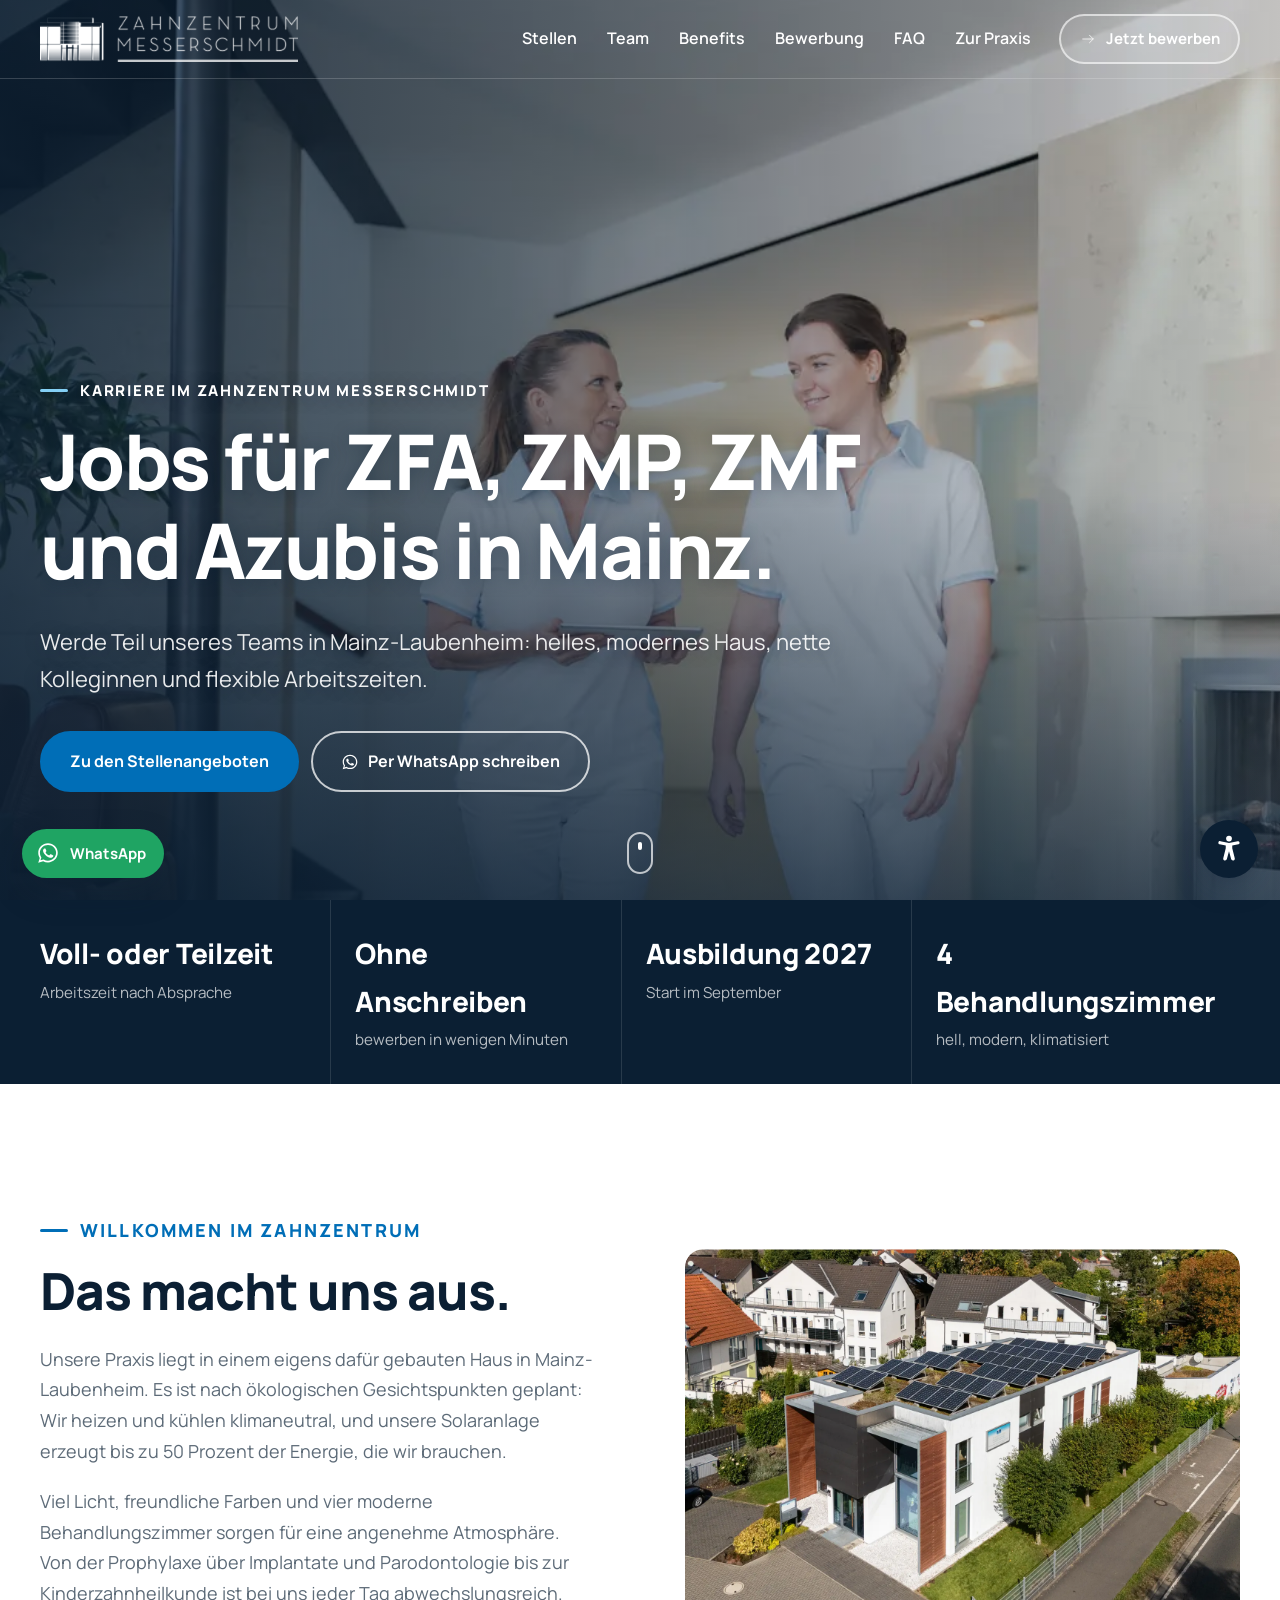
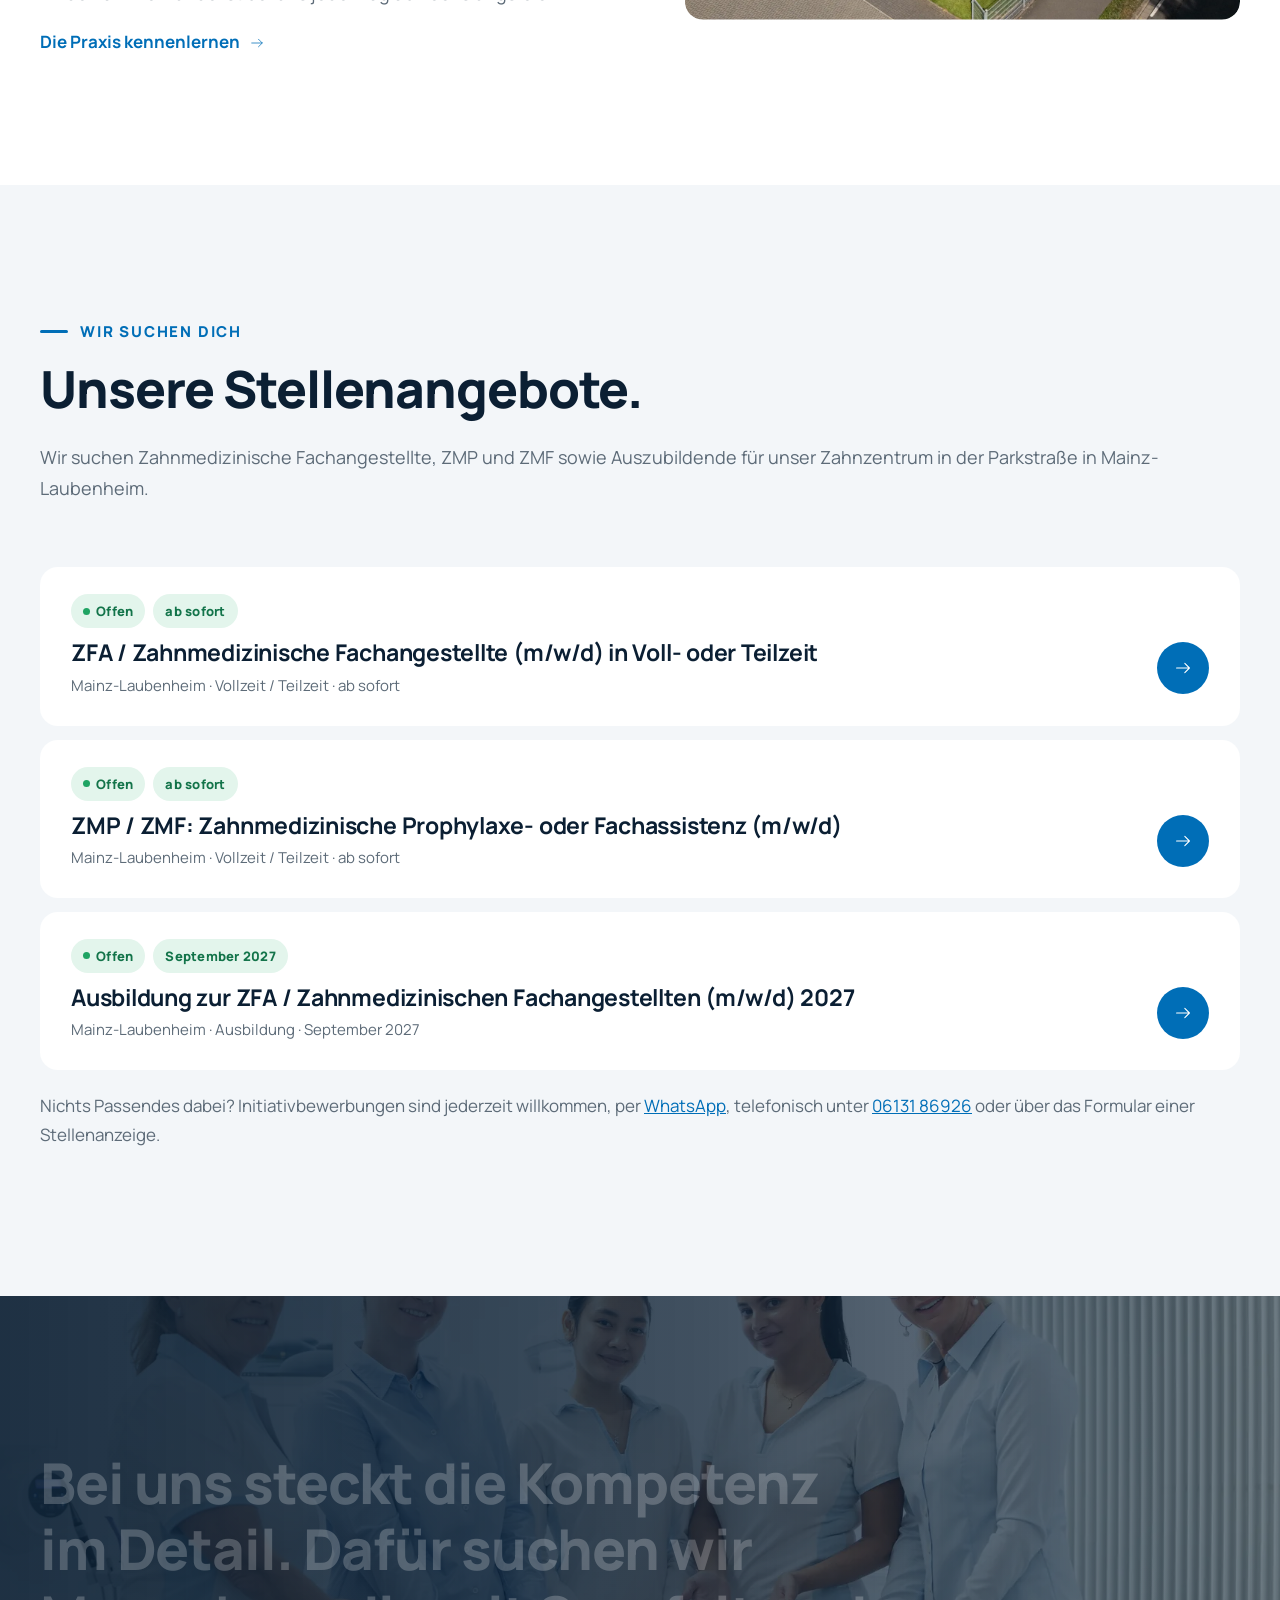
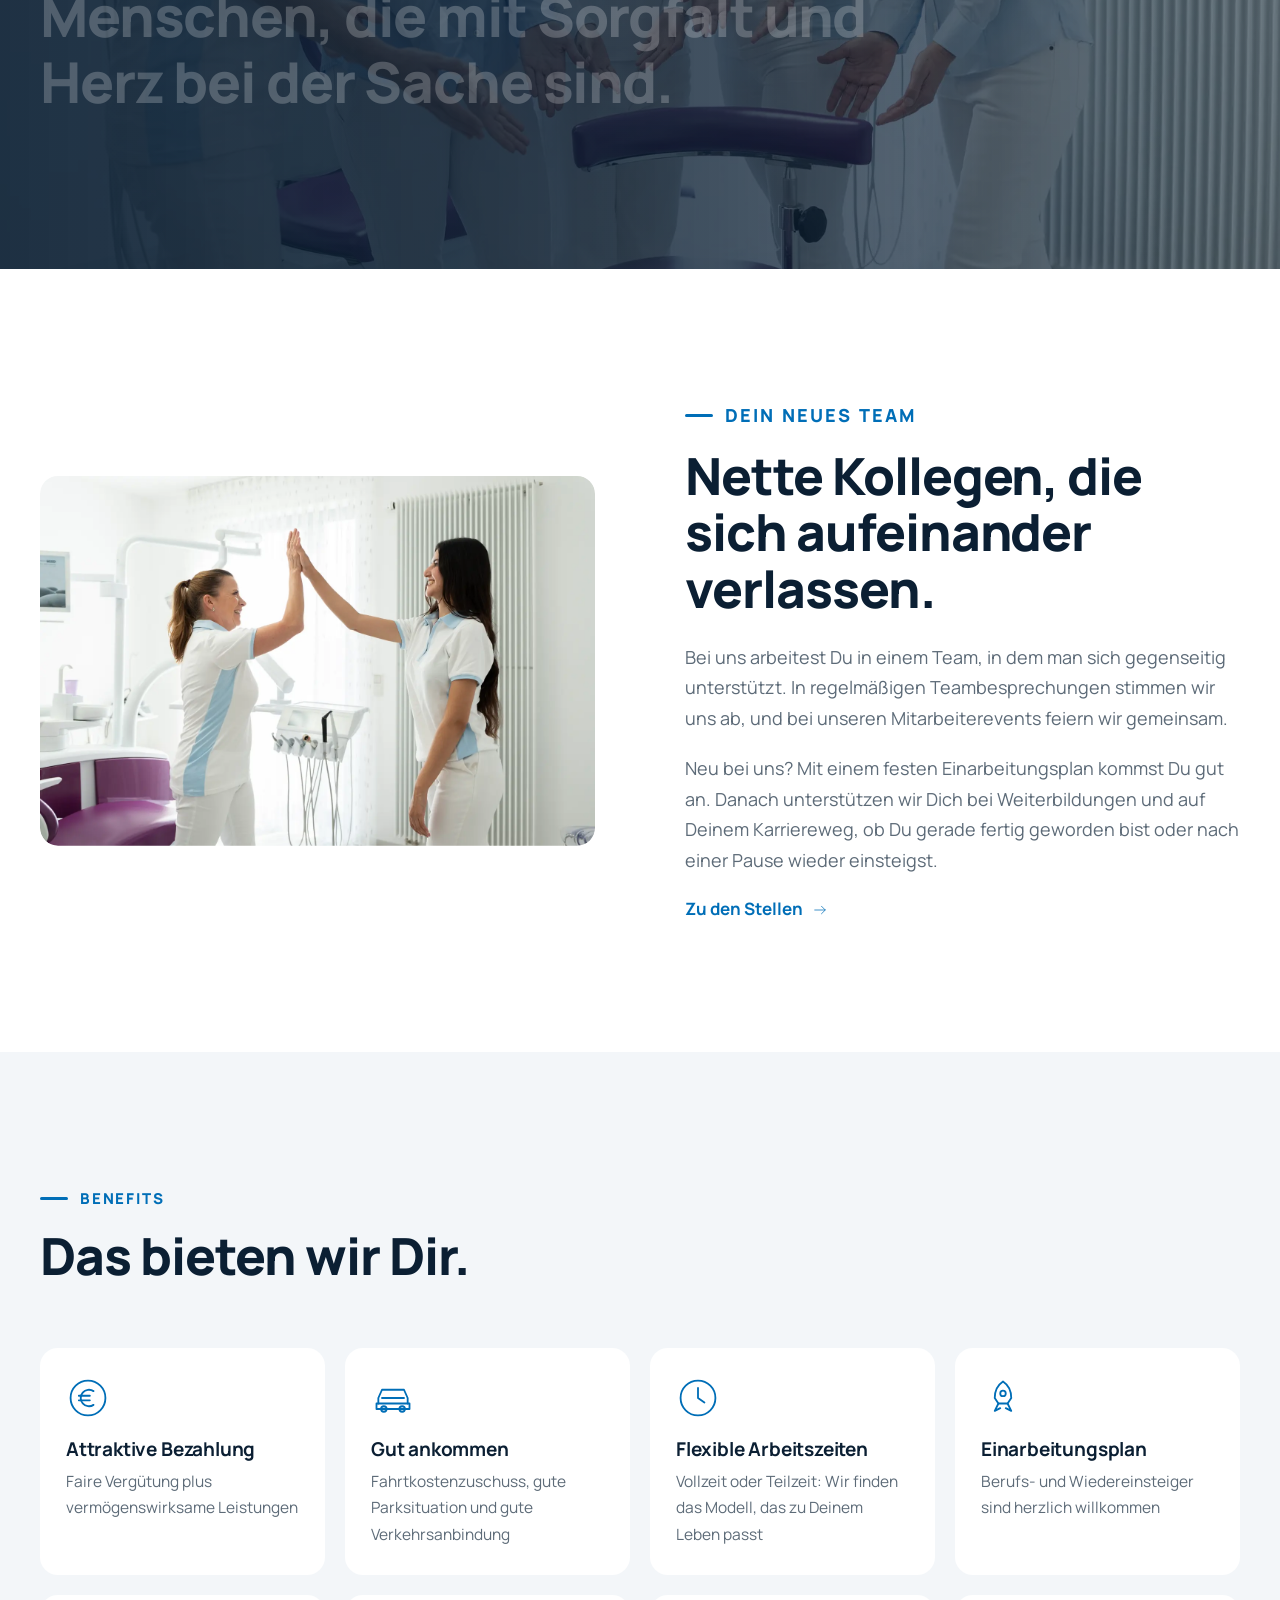
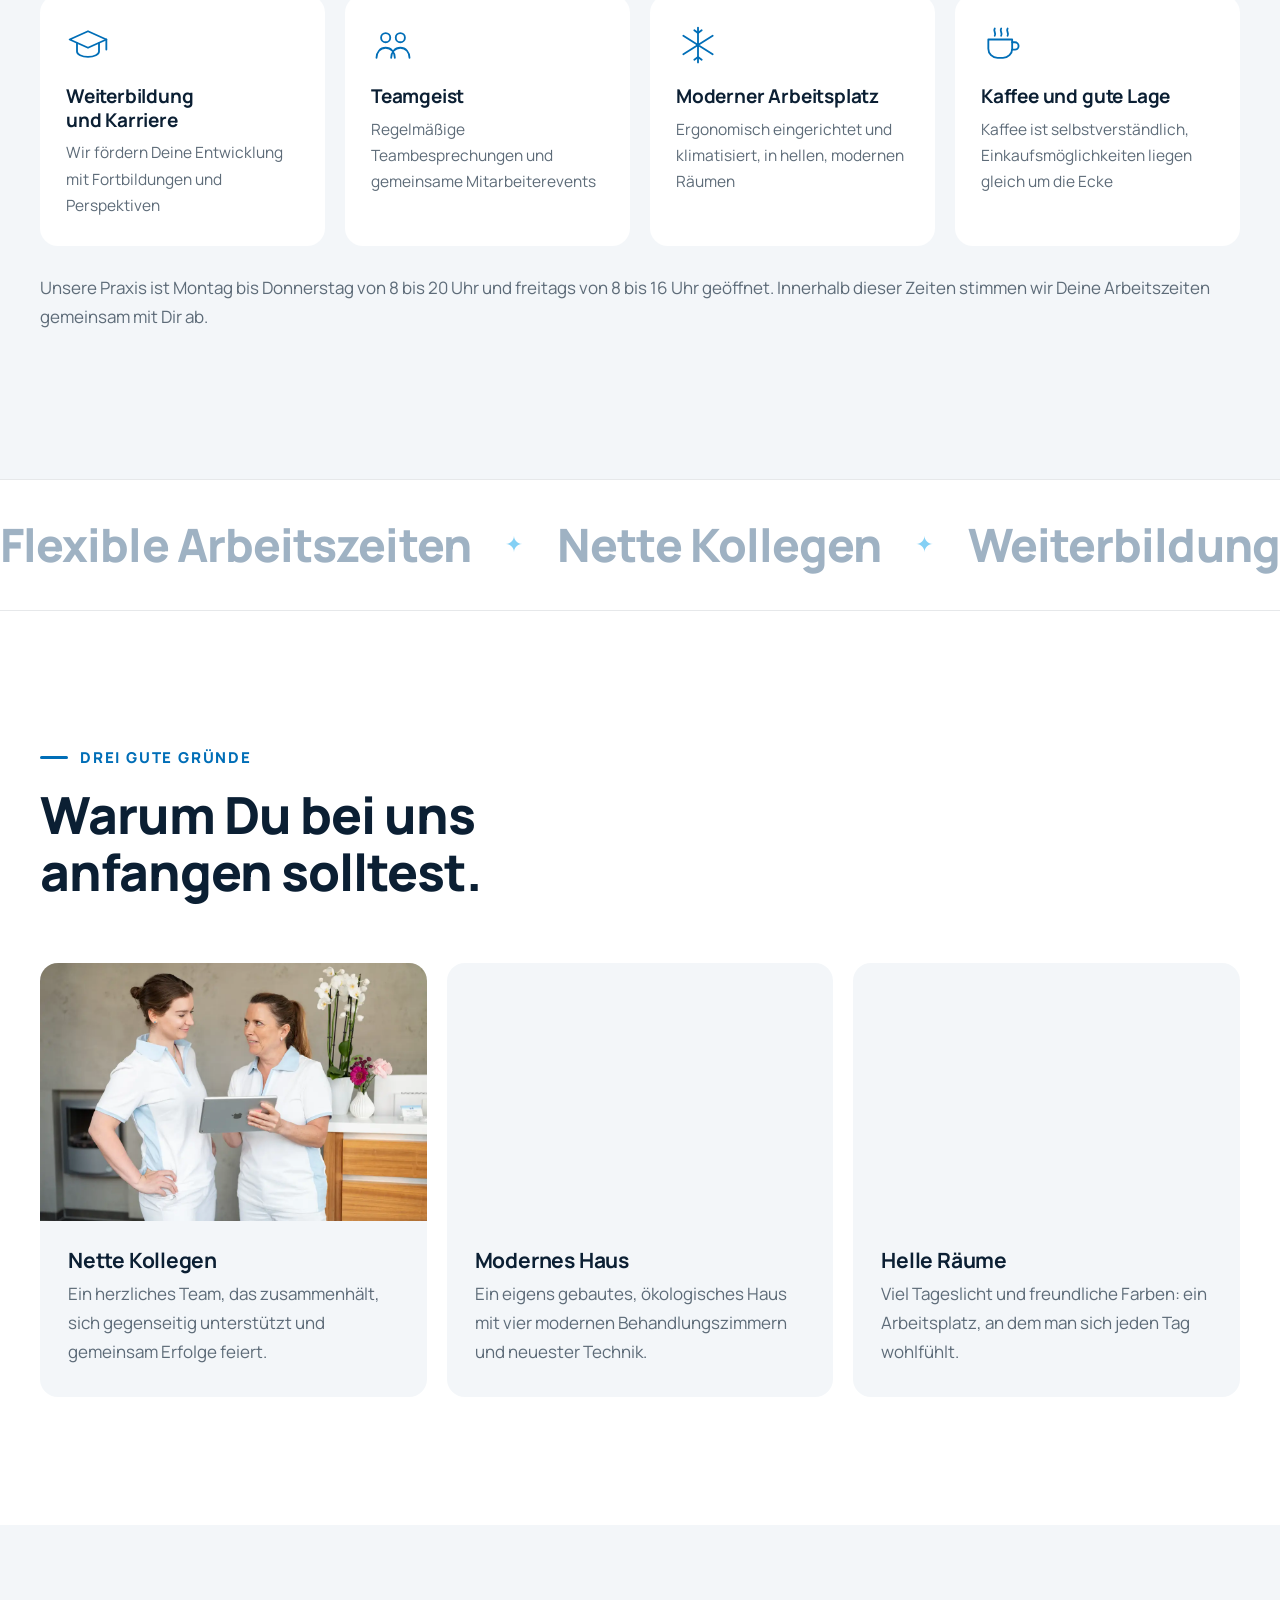
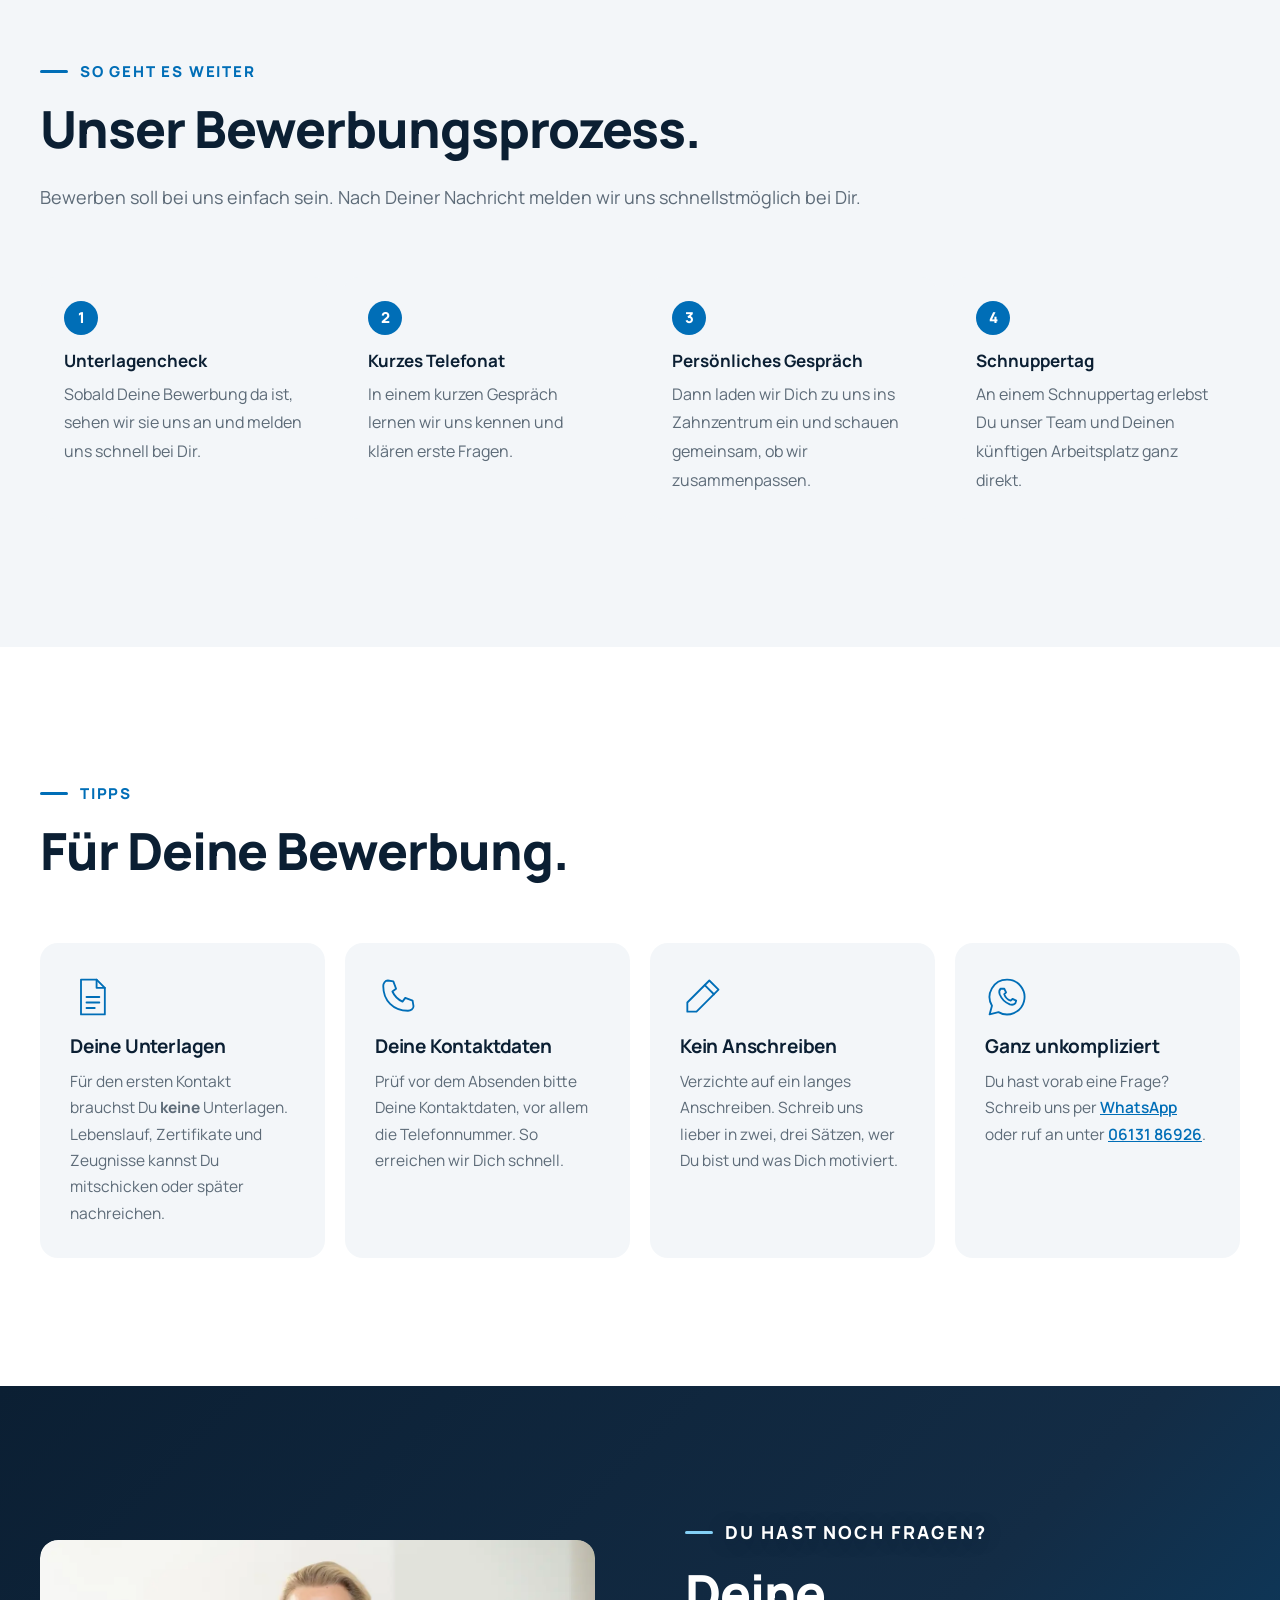
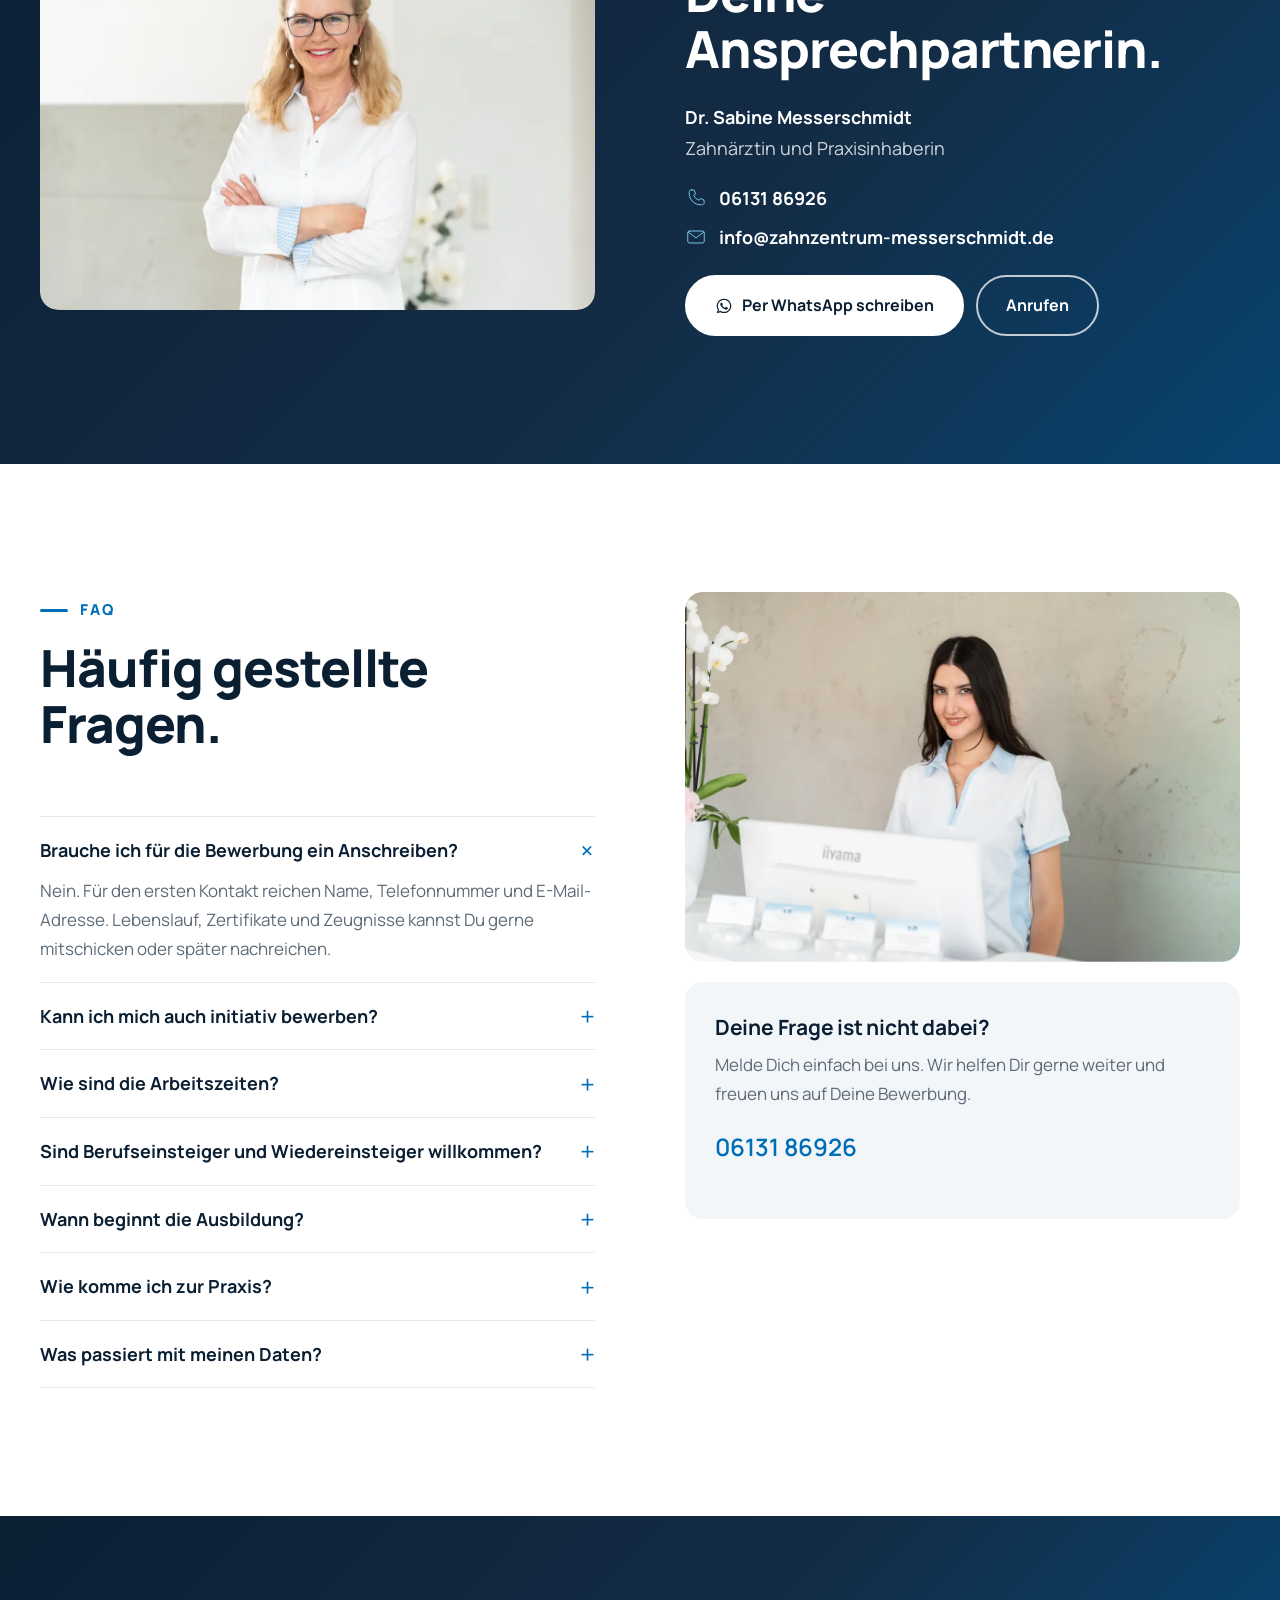
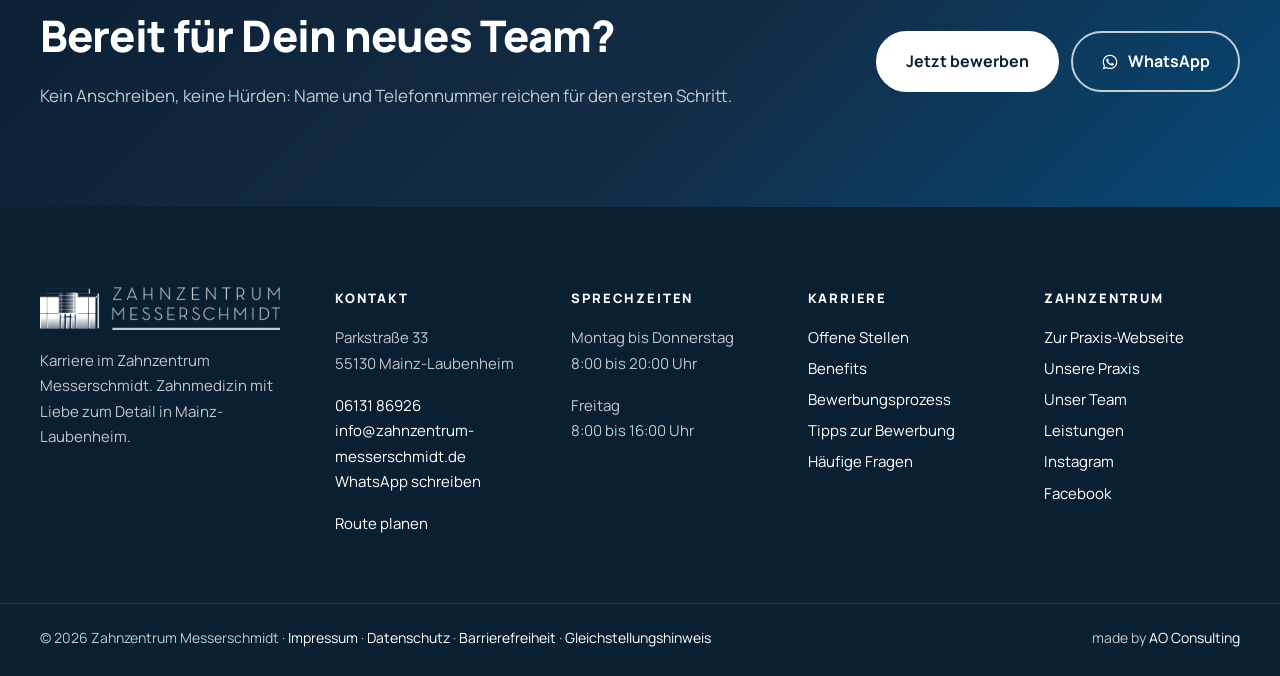
<file: website/index.html>
<!doctype html>
<html lang="de">
<head>
<meta charset="utf-8">
<meta name="viewport" content="width=device-width, initial-scale=1">
<title>ZFA, ZMP, ZMF &amp; Azubi Jobs in Mainz | Zahnzentrum Messerschmidt</title>
<meta name="description" content="Jobs im Zahnzentrum Messerschmidt in Mainz-Laubenheim: ZFA, ZMP, ZMF und Ausbildung 2027. Nettes Team, helles Haus, flexible Zeiten. Bewerben ohne Anschreiben.">
<meta name="robots" content="index, follow">
<link rel="canonical" href="https://zahnzentrum-messerschmidt-karriere.de/">
<meta property="og:type" content="website">
<meta property="og:locale" content="de_DE">
<meta property="og:site_name" content="Karriere im Zahnzentrum Messerschmidt">
<meta property="og:title" content="ZFA, ZMP, ZMF &amp; Azubi Jobs in Mainz | Zahnzentrum Messerschmidt">
<meta property="og:description" content="Starte Deine Karriere im Zahnzentrum Messerschmidt, einer hellen, modernen Zahnarztpraxis in Mainz-Laubenheim mit einem netten Team.">
<meta property="og:url" content="https://zahnzentrum-messerschmidt-karriere.de/">
<meta property="og:image" content="https://zahnzentrum-messerschmidt-karriere.de/assets/img/og-bild.jpg">
<meta name="twitter:card" content="summary_large_image">
<meta name="geo.region" content="DE-RP"><meta name="geo.placename" content="Mainz-Laubenheim">
<meta name="theme-color" content="#0b1f33">
<link rel="icon" href="assets/img/favicon-32.png" type="image/png" sizes="32x32">
<link rel="apple-touch-icon" href="assets/img/apple-touch-icon.png">
<link rel="preload" href="assets/fonts/manrope-latin-800-normal.woff2" as="font" type="font/woff2" crossorigin>
<link rel="preload" as="image" href="assets/img/hero-flur-2.webp" media="(min-width:761px)">
<link rel="stylesheet" href="assets/css/einwilligung.css?v=bdec8e14">
<link rel="stylesheet" href="assets/css/barrierefreiheit.css?v=439c8efa">
<link rel="stylesheet" href="assets/css/stil.css?v=885f09e5">
<link rel="stylesheet" href="assets/css/karriere.css?v=f38d5ffc">
<script type="application/ld+json">
{
  "@context": "https://schema.org",
  "@type": "Dentist",
  "@id": "https://zahnzentrum-messerschmidt.de/#praxis",
  "name": "Zahnzentrum Messerschmidt",
  "url": "https://zahnzentrum-messerschmidt.de/",
  "logo": "https://zahnzentrum-messerschmidt-karriere.de/assets/img/logo-quer.png",
  "image": "https://zahnzentrum-messerschmidt-karriere.de/assets/img/og-bild.jpg",
  "sameAs": ["https://www.instagram.com/zahnzentrum_messerschmidt/", "https://www.facebook.com/zahnzentrummesserschmidt/"],
  "telephone": "+49 6131 86926",
  "email": "info@zahnzentrum-messerschmidt.de",
  "address": {"@type": "PostalAddress", "streetAddress": "Parkstraße 33", "postalCode": "55130", "addressLocality": "Mainz-Laubenheim", "addressRegion": "Rheinland-Pfalz", "addressCountry": "DE"},
  "contactPoint": {"@type": "ContactPoint", "contactType": "recruiting", "telephone": "+49 6131 86926", "email": "info@zahnzentrum-messerschmidt.de", "availableLanguage": "de"}
}
</script>
<script type="application/ld+json">
{
  "@context": "https://schema.org",
  "@type": "WebSite",
  "name": "Karriere im Zahnzentrum Messerschmidt",
  "url": "https://zahnzentrum-messerschmidt-karriere.de/",
  "inLanguage": "de-DE",
  "publisher": {"@id": "https://zahnzentrum-messerschmidt.de/#praxis"}
}
</script>
<script type="application/ld+json">
{
 "@context": "https://schema.org",
 "@type": "FAQPage",
 "mainEntity": [
  {
   "@type": "Question",
   "name": "Brauche ich für die Bewerbung ein Anschreiben?",
   "acceptedAnswer": {
    "@type": "Answer",
    "text": "Nein. Für den ersten Kontakt reichen Name, Telefonnummer und E-Mail-Adresse. Lebenslauf, Zertifikate und Zeugnisse kannst Du gerne mitschicken oder später nachreichen."
   }
  },
  {
   "@type": "Question",
   "name": "Kann ich mich auch initiativ bewerben?",
   "acceptedAnswer": {
    "@type": "Answer",
    "text": "Ja, sehr gerne. Schreib uns einfach über das Formular einer Stellenanzeige, per WhatsApp oder ruf uns an."
   }
  },
  {
   "@type": "Question",
   "name": "Wie sind die Arbeitszeiten?",
   "acceptedAnswer": {
    "@type": "Answer",
    "text": "Unsere Praxis ist Montag bis Donnerstag von 8 bis 20 Uhr und freitags von 8 bis 16 Uhr geöffnet. Innerhalb dieser Zeiten finden wir gemeinsam ein Modell, das zu Dir passt, in Vollzeit oder Teilzeit."
   }
  },
  {
   "@type": "Question",
   "name": "Sind Berufseinsteiger und Wiedereinsteiger willkommen?",
   "acceptedAnswer": {
    "@type": "Answer",
    "text": "Ja. Mit unserem Einarbeitungsplan begleiten wir Dich Schritt für Schritt, egal ob Du gerade fertig geworden bist oder nach einer Pause zurückkommst."
   }
  },
  {
   "@type": "Question",
   "name": "Wann beginnt die Ausbildung?",
   "acceptedAnswer": {
    "@type": "Answer",
    "text": "Die nächste Ausbildung zur Zahnmedizinischen Fachangestellten beginnt im September 2027. Du kannst Dich schon jetzt bewerben."
   }
  },
  {
   "@type": "Question",
   "name": "Wie komme ich zur Praxis?",
   "acceptedAnswer": {
    "@type": "Answer",
    "text": "Das Zahnzentrum liegt in der Parkstraße 33 in Mainz-Laubenheim. Es gibt Parkmöglichkeiten direkt am Haus, eine gute Verkehrsanbindung und Einkaufsmöglichkeiten in der Nähe."
   }
  },
  {
   "@type": "Question",
   "name": "Was passiert mit meinen Daten?",
   "acceptedAnswer": {
    "@type": "Answer",
    "text": "Deine Angaben nutzen wir nur für Deine Bewerbung und geben sie nicht an Dritte weiter. Nach Abschluss des Verfahrens löschen wir sie spätestens nach sechs Monaten."
   }
  }
 ]
}
</script>
</head>
<body class="startseite">
<a class="skip" href="#inhalt">Zum Inhalt springen</a>

<header class="kopf kopf-transparent">
  <div class="wrap kopf-zeile">
    <a class="logo" href="index.html" aria-label="Zahnzentrum Messerschmidt Karriere, zur Startseite">
      <img class="logo-farbe" src="assets/img/logo-quer.png" alt="Zahnzentrum Messerschmidt" width="650" height="116">
      <img class="logo-weiss" src="assets/img/logo-quer-weiss.png" alt="" width="650" height="116">
    </a>
    <nav class="hauptnavi" id="navi" aria-label="Hauptnavigation">
      <a href="index.html#stellen">Stellen</a>
      <a href="index.html#team">Team</a>
      <a href="index.html#benefits">Benefits</a>
      <a href="index.html#prozess">Bewerbung</a>
      <a href="index.html#faq">FAQ</a>
      <a href="https://zahnzentrum-messerschmidt.de/" rel="noopener" target="_blank">Zur Praxis</a>
    </nav>
    <a class="knopf knopf-klein kopf-knopf" href="index.html#stellen"><svg class="ikon-klein" viewBox="0 0 48 48" fill="none" stroke="currentColor" stroke-width="2" stroke-linecap="round" stroke-linejoin="round" aria-hidden="true"><path d="M10 24h28M28 14l10 10-10 10"/></svg><span>Jetzt bewerben</span></a>
    <button class="navi-schalter" aria-expanded="false" aria-controls="navi" aria-label="Menü öffnen"><span></span><span></span><span></span></button>
  </div>
</header>

<main id="inhalt">

<section class="hero hero-karriere" aria-labelledby="hero-titel">
  <div class="hero-foto">
    <picture>
      <source media="(max-width:760px)" srcset="assets/img/hero-flur-mobil.webp" type="image/webp">
      <source media="(max-width:760px)" srcset="assets/img/hero-flur-mobil.jpg">
      <source srcset="assets/img/hero-flur-2.webp" type="image/webp">
      <img src="assets/img/hero-flur-2.jpg" alt="Zwei Kolleginnen des Zahnzentrums Messerschmidt im hellen Flur der Praxis" width="2400" height="1600" fetchpriority="high">
    </picture>
  </div>
  <div class="hero-schleier"></div>
  <div class="wrap hero-inhalt">
    <p class="dachzeile dachzeile-hell">Karriere im Zahnzentrum Messerschmidt</p>
    <h1 id="hero-titel"><span class="zeile"><span>Jobs für ZFA, ZMP, ZMF</span></span><span class="zeile"><span>und Azubis in Mainz.</span></span></h1>
    <p class="hero-unterzeile">Werde Teil unseres Teams in Mainz-Laubenheim: helles, modernes Haus, nette Kolleginnen und flexible Arbeitszeiten.</p>
    <div class="knoepfe">
      <a class="knopf" href="#stellen">Zu den Stellenangeboten</a>
      <a class="knopf knopf-rand-hell" href="https://wa.me/4915154321140?text=Hallo%2C%20ich%20interessiere%20mich%20f%C3%BCr%20eine%20Stelle%20im%20Zahnzentrum%20Messerschmidt." rel="noopener" target="_blank"><svg class="ikon-klein" viewBox="0 0 32 32" aria-hidden="true"><path fill="currentColor" d="M16 3C8.8 3 3 8.7 3 15.8c0 2.5.7 4.8 2 6.8L3 29l6.6-2c1.9 1 4.1 1.6 6.4 1.6 7.2 0 13-5.7 13-12.8S23.2 3 16 3zm0 23.4c-2 0-4-.6-5.7-1.6l-.4-.2-3.9 1.2 1.2-3.8-.3-.4a10.4 10.4 0 0 1-1.7-5.8C5.2 10 10 5.3 16 5.3S26.8 10 26.8 15.8 22 26.4 16 26.4zm5.9-7.8c-.3-.2-1.9-.9-2.2-1s-.5-.2-.7.2-.8 1-1 1.2-.4.2-.7.1c-.3-.2-1.4-.5-2.6-1.6-1-.9-1.6-1.9-1.8-2.2-.2-.3 0-.5.1-.7l.5-.6.3-.5c.1-.2 0-.4 0-.6l-1-2.4c-.3-.6-.5-.5-.7-.5h-.6c-.2 0-.6.1-.9.4-.3.3-1.2 1.1-1.2 2.7s1.2 3.1 1.4 3.4c.2.2 2.4 3.6 5.7 5 .8.4 1.4.6 1.9.7.8.3 1.6.2 2.2.1.7-.1 1.9-.8 2.2-1.5.3-.7.3-1.4.2-1.5-.1-.2-.3-.3-.6-.4z"/></svg>Per WhatsApp schreiben</a>
    </div>
  </div>
  <a class="hero-runter" href="#auf-einen-blick" aria-label="Weiter nach unten"></a>
</section>

<section id="auf-einen-blick" class="fakten-leiste" aria-label="Auf einen Blick">
  <div class="wrap fakten-raster">
    <div><strong>Voll- oder Teilzeit</strong><span>Arbeitszeit nach Absprache</span></div>
    <div><strong>Ohne Anschreiben</strong><span>bewerben in wenigen Minuten</span></div>
    <div><strong>Ausbildung 2027</strong><span>Start im September</span></div>
    <div><strong>4 Behandlungszimmer</strong><span>hell, modern, klimatisiert</span></div>
  </div>
</section>

<section id="ueber-uns" class="wrap abschnitt zwei">
  <div class="text-spalte">
    <p class="dachzeile">Willkommen im Zahnzentrum</p>
    <h2>Das macht uns aus.</h2>
    <p>Unsere Praxis liegt in einem eigens dafür gebauten Haus in Mainz-Laubenheim. Es ist nach ökologischen Gesichtspunkten geplant: Wir heizen und kühlen klimaneutral, und unsere Solaranlage erzeugt bis zu 50 Prozent der Energie, die wir brauchen.</p>
    <p>Viel Licht, freundliche Farben und vier moderne Behandlungszimmer sorgen für eine angenehme Atmosphäre. Von der Prophylaxe über Implantate und Parodontologie bis zur Kinderzahnheilkunde ist bei uns jeder Tag abwechslungsreich.</p>
    <a class="mehr" href="https://zahnzentrum-messerschmidt.de/praxis.html" rel="noopener" target="_blank">Die Praxis kennenlernen <svg class="ikon-pfeil" viewBox="0 0 48 48" fill="none" stroke="currentColor" stroke-width="2" stroke-linecap="round" stroke-linejoin="round" aria-hidden="true"><path d="M10 24h28M28 14l10 10-10 10"/></svg></a>
  </div>
  <figure class="bild-quer"><picture><source srcset="assets/img/haus.webp" type="image/webp"><img src="assets/img/haus.jpg" alt="Das Haus des Zahnzentrums Messerschmidt mit Solaranlage auf dem Dach, von oben" width="1500" height="1000" loading="lazy" decoding="async"></picture></figure>
</section>

<section id="stellen" class="abschnitt flaeche">
  <div class="wrap">
    <div class="abschnitt-kopf">
      <p class="dachzeile">Wir suchen Dich</p>
      <h2>Unsere Stellenangebote.</h2>
      <p>Wir suchen Zahnmedizinische Fachangestellte, ZMP und ZMF sowie Auszubildende für unser Zahnzentrum in der Parkstraße in Mainz-Laubenheim.</p>
    </div>
    <div class="stellen-liste">
<!-- STELLEN:ANFANG -->
<!-- generiert von scripts/bauen.py – Änderungen in stellen/*.json -->
<a class="stelle-zeile zustand-aktiv" href="stellen/zfa-mainz.html">
  <div class="marken"><span class="marke marke-gruen">Offen</span><span class="marke marke-gruen">ab sofort</span></div>
  <div>
    <h3>ZFA / Zahnmedizinische Fachangestellte (m/w/d) in Voll- oder Teilzeit</h3>
    <p class="meta">Mainz-Laubenheim · Vollzeit / Teilzeit · ab sofort</p>
  </div>
  <span class="pfeil" aria-hidden="true"><svg viewBox="0 0 48 48" fill="none" stroke="currentColor" stroke-width="2.4" stroke-linecap="round" stroke-linejoin="round"><path d="M10 24h28M28 14l10 10-10 10"/></svg></span>
</a>

<a class="stelle-zeile zustand-aktiv" href="stellen/zmp-zmf-mainz.html">
  <div class="marken"><span class="marke marke-gruen">Offen</span><span class="marke marke-gruen">ab sofort</span></div>
  <div>
    <h3>ZMP / ZMF: Zahnmedizinische Prophylaxe- oder Fachassistenz (m/w/d)</h3>
    <p class="meta">Mainz-Laubenheim · Vollzeit / Teilzeit · ab sofort</p>
  </div>
  <span class="pfeil" aria-hidden="true"><svg viewBox="0 0 48 48" fill="none" stroke="currentColor" stroke-width="2.4" stroke-linecap="round" stroke-linejoin="round"><path d="M10 24h28M28 14l10 10-10 10"/></svg></span>
</a>

<a class="stelle-zeile zustand-aktiv" href="stellen/ausbildung-zfa-mainz.html">
  <div class="marken"><span class="marke marke-gruen">Offen</span><span class="marke marke-gruen">September 2027</span></div>
  <div>
    <h3>Ausbildung zur ZFA / Zahnmedizinischen Fachangestellten (m/w/d) 2027</h3>
    <p class="meta">Mainz-Laubenheim · Ausbildung · September 2027</p>
  </div>
  <span class="pfeil" aria-hidden="true"><svg viewBox="0 0 48 48" fill="none" stroke="currentColor" stroke-width="2.4" stroke-linecap="round" stroke-linejoin="round"><path d="M10 24h28M28 14l10 10-10 10"/></svg></span>
</a>

<script type="application/ld+json">{"@context": "https://schema.org", "@type": "ItemList", "itemListElement": [{"@type": "ListItem", "position": 1, "url": "https://zahnzentrum-messerschmidt-karriere.de/stellen/zfa-mainz.html"}, {"@type": "ListItem", "position": 2, "url": "https://zahnzentrum-messerschmidt-karriere.de/stellen/zmp-zmf-mainz.html"}, {"@type": "ListItem", "position": 3, "url": "https://zahnzentrum-messerschmidt-karriere.de/stellen/ausbildung-zfa-mainz.html"}]}</script>
<!-- STELLEN:ENDE -->
    </div>
    <p class="stellen-hinweis">Nichts Passendes dabei? Initiativbewerbungen sind jederzeit willkommen, per <a href="https://wa.me/4915154321140" rel="noopener" target="_blank">WhatsApp</a>, telefonisch unter <a href="tel:+49613186926">06131 86926</a> oder über das Formular einer Stellenanzeige.</p>
  </div>
</section>

<section class="aussage aussage-bild" aria-label="Unser Leitsatz">
  <div class="aussage-hg" data-parallax><picture><source srcset="assets/img/leitsatz.webp" type="image/webp"><img src="assets/img/leitsatz.jpg" alt="" width="1920" height="1080" loading="lazy" decoding="async"></picture></div>
  <div class="wrap"><p class="aussage-text" data-woerter>Bei uns steckt die Kompetenz im Detail. Dafür suchen wir Menschen, die mit Sorgfalt und Herz bei der Sache sind.</p></div>
</section>

<section id="team" class="wrap abschnitt zwei umgekehrt">
  <div class="text-spalte">
    <p class="dachzeile">Dein neues Team</p>
    <h2>Nette Kollegen, die sich aufeinander verlassen.</h2>
    <p>Bei uns arbeitest Du in einem Team, in dem man sich gegenseitig unterstützt. In regelmäßigen Teambesprechungen stimmen wir uns ab, und bei unseren Mitarbeiterevents feiern wir gemeinsam.</p>
    <p>Neu bei uns? Mit einem festen Einarbeitungsplan kommst Du gut an. Danach unterstützen wir Dich bei Weiterbildungen und auf Deinem Karriereweg, ob Du gerade fertig geworden bist oder nach einer Pause wieder einsteigst.</p>
    <a class="mehr" href="#stellen">Zu den Stellen <svg class="ikon-pfeil" viewBox="0 0 48 48" fill="none" stroke="currentColor" stroke-width="2" stroke-linecap="round" stroke-linejoin="round" aria-hidden="true"><path d="M10 24h28M28 14l10 10-10 10"/></svg></a>
  </div>
  <figure class="bild-quer"><picture><source srcset="assets/img/job-familie.webp" type="image/webp"><img src="assets/img/job-familie.jpg" alt="Zwei Kolleginnen klatschen sich im Behandlungszimmer ab" width="1500" height="1000" loading="lazy" decoding="async"></picture></figure>
</section>

<section id="benefits" class="abschnitt flaeche">
  <div class="wrap">
    <div class="abschnitt-kopf">
      <p class="dachzeile">Benefits</p>
      <h2>Das bieten wir Dir.</h2>
    </div>
    <div class="benefits-raster">
      <div class="benefit"><img src="assets/img/icons/euro.svg" alt="" width="48" height="48" loading="lazy"><h3>Attraktive Bezahlung</h3><p>Faire Vergütung plus vermögenswirksame Leistungen</p></div>
      <div class="benefit"><img src="assets/img/icons/auto.svg" alt="" width="48" height="48" loading="lazy"><h3>Gut ankommen</h3><p>Fahrtkostenzuschuss, gute Parksituation und gute Verkehrsanbindung</p></div>
      <div class="benefit"><img src="assets/img/icons/uhr.svg" alt="" width="48" height="48" loading="lazy"><h3>Flexible Arbeitszeiten</h3><p>Vollzeit oder Teilzeit: Wir finden das Modell, das zu Deinem Leben passt</p></div>
      <div class="benefit"><img src="assets/img/icons/start.svg" alt="" width="48" height="48" loading="lazy"><h3>Einarbeitungsplan</h3><p>Berufs- und Wiedereinsteiger sind herzlich willkommen</p></div>
      <div class="benefit"><img src="assets/img/icons/weiterbildung.svg" alt="" width="48" height="48" loading="lazy"><h3>Weiterbildung und Karriere</h3><p>Wir fördern Deine Entwicklung mit Fortbildungen und Perspektiven</p></div>
      <div class="benefit"><img src="assets/img/icons/team.svg" alt="" width="48" height="48" loading="lazy"><h3>Teamgeist</h3><p>Regelmäßige Teambesprechungen und gemeinsame Mitarbeiterevents</p></div>
      <div class="benefit"><img src="assets/img/icons/klima.svg" alt="" width="48" height="48" loading="lazy"><h3>Moderner Arbeitsplatz</h3><p>Ergonomisch eingerichtet und klimatisiert, in hellen, modernen Räumen</p></div>
      <div class="benefit"><img src="assets/img/icons/kaffee.svg" alt="" width="48" height="48" loading="lazy"><h3>Kaffee und gute Lage</h3><p>Kaffee ist selbstverständlich, Einkaufsmöglichkeiten liegen gleich um die Ecke</p></div>
    </div>
    <p class="benefits-fuss">Unsere Praxis ist Montag bis Donnerstag von 8 bis 20 Uhr und freitags von 8 bis 16 Uhr geöffnet. Innerhalb dieser Zeiten stimmen wir Deine Arbeitszeiten gemeinsam mit Dir ab.</p>
  </div>
</section>

<div class="laufband" aria-hidden="true"><div class="laufband-spur"><span>Flexible Arbeitszeiten</span><i aria-hidden="true">✦</i><span>Nette Kollegen</span><i aria-hidden="true">✦</i><span>Weiterbildung</span><i aria-hidden="true">✦</i><span>Fahrtkostenzuschuss</span><i aria-hidden="true">✦</i><span>Einarbeitungsplan</span><i aria-hidden="true">✦</i><span>Vermögenswirksame Leistungen</span><i aria-hidden="true">✦</i><span>Mitarbeiterevents</span><i aria-hidden="true">✦</i><span>Klimatisierte Räume</span><i aria-hidden="true">✦</i><span>Gute Parksituation</span><i aria-hidden="true">✦</i><span>Flexible Arbeitszeiten</span><i aria-hidden="true">✦</i><span>Nette Kollegen</span><i aria-hidden="true">✦</i><span>Weiterbildung</span><i aria-hidden="true">✦</i><span>Fahrtkostenzuschuss</span><i aria-hidden="true">✦</i><span>Einarbeitungsplan</span><i aria-hidden="true">✦</i><span>Vermögenswirksame Leistungen</span><i aria-hidden="true">✦</i><span>Mitarbeiterevents</span><i aria-hidden="true">✦</i><span>Klimatisierte Räume</span><i aria-hidden="true">✦</i><span>Gute Parksituation</span><i aria-hidden="true">✦</i></div></div>

<section id="gruende" class="wrap abschnitt">
  <div class="abschnitt-kopf">
    <p class="dachzeile">Drei gute Gründe</p>
    <h2>Warum Du bei uns anfangen solltest.</h2>
  </div>
  <div class="gruende-raster">
    <article class="grund"><picture><source srcset="assets/img/gruende-kollegen.webp" type="image/webp"><img src="assets/img/gruende-kollegen.jpg" alt="Zwei Kolleginnen schauen am Empfang gemeinsam auf ein Tablet" width="1200" height="800" loading="lazy" decoding="async"></picture><div class="grund-text"><h3>Nette Kollegen</h3><p>Ein herzliches Team, das zusammenhält, sich gegenseitig unterstützt und gemeinsam Erfolge feiert.</p></div></article>
    <article class="grund"><picture><source srcset="assets/img/gruende-modern.webp" type="image/webp"><img src="assets/img/gruende-modern.jpg" alt="Das moderne Gebäude des Zahnzentrums Messerschmidt" width="1200" height="800" loading="lazy" decoding="async"></picture><div class="grund-text"><h3>Modernes Haus</h3><p>Ein eigens gebautes, ökologisches Haus mit vier modernen Behandlungszimmern und neuester Technik.</p></div></article>
    <article class="grund"><picture><source srcset="assets/img/gruende-hell.webp" type="image/webp"><img src="assets/img/gruende-hell.jpg" alt="Zahnärztin und Kollegin in einem hellen Behandlungszimmer" width="1200" height="800" loading="lazy" decoding="async"></picture><div class="grund-text"><h3>Helle Räume</h3><p>Viel Tageslicht und freundliche Farben: ein Arbeitsplatz, an dem man sich jeden Tag wohlfühlt.</p></div></article>
  </div>
</section>

<section id="prozess" class="abschnitt flaeche">
  <div class="wrap">
    <div class="abschnitt-kopf">
      <p class="dachzeile">So geht es weiter</p>
      <h2>Unser Bewerbungsprozess.</h2>
      <p>Bewerben soll bei uns einfach sein. Nach Deiner Nachricht melden wir uns schnellstmöglich bei Dir.</p>
    </div>
    <ol class="ablauf ablauf-gross">
      <li><strong>Unterlagencheck</strong><span>Sobald Deine Bewerbung da ist, sehen wir sie uns an und melden uns schnell bei Dir.</span></li>
      <li><strong>Kurzes Telefonat</strong><span>In einem kurzen Gespräch lernen wir uns kennen und klären erste Fragen.</span></li>
      <li><strong>Persönliches Gespräch</strong><span>Dann laden wir Dich zu uns ins Zahnzentrum ein und schauen gemeinsam, ob wir zusammenpassen.</span></li>
      <li><strong>Schnuppertag</strong><span>An einem Schnuppertag erlebst Du unser Team und Deinen künftigen Arbeitsplatz ganz direkt.</span></li>
    </ol>
  </div>
</section>

<section id="tipps" class="wrap abschnitt">
  <div class="abschnitt-kopf">
    <p class="dachzeile">Tipps</p>
    <h2>Für Deine Bewerbung.</h2>
  </div>
  <div class="tipps-raster">
    <div class="kachel"><img src="assets/img/icons/dokument.svg" alt="" width="48" height="48" loading="lazy"><h3>Deine Unterlagen</h3><p>Für den ersten Kontakt brauchst Du <strong>keine</strong> Unterlagen. Lebenslauf, Zertifikate und Zeugnisse kannst Du mitschicken oder später nachreichen.</p></div>
    <div class="kachel"><img src="assets/img/icons/telefon.svg" alt="" width="48" height="48" loading="lazy"><h3>Deine Kontaktdaten</h3><p>Prüf vor dem Absenden bitte Deine Kontaktdaten, vor allem die Telefonnummer. So erreichen wir Dich schnell.</p></div>
    <div class="kachel"><img src="assets/img/icons/stift.svg" alt="" width="48" height="48" loading="lazy"><h3>Kein Anschreiben</h3><p>Verzichte auf ein langes Anschreiben. Schreib uns lieber in zwei, drei Sätzen, wer Du bist und was Dich motiviert.</p></div>
    <div class="kachel"><img src="assets/img/icons/whatsapp.svg" alt="" width="48" height="48" loading="lazy"><h3>Ganz unkompliziert</h3><p>Du hast vorab eine Frage? Schreib uns per <a href="https://wa.me/4915154321140" rel="noopener" target="_blank">WhatsApp</a> oder ruf an unter <a href="tel:+49613186926">06131 86926</a>.</p></div>
  </div>
</section>

<section id="kontakt" class="abschnitt karriere-teaser ansprech-band">
  <div class="wrap zwei">
    <figure class="bild-quer"><picture><source srcset="assets/img/ansprechpartner-quer.webp" type="image/webp"><img src="assets/img/ansprechpartner-quer.jpg" alt="Dr. Sabine Messerschmidt, Zahnärztin und Praxisinhaberin" width="1200" height="800" loading="lazy" decoding="async"></picture></figure>
    <div class="text-spalte">
      <p class="dachzeile dachzeile-hell">Du hast noch Fragen?</p>
      <h2>Deine Ansprechpartnerin.</h2>
      <p><strong style="color:#fff">Dr. Sabine Messerschmidt</strong><br>Zahnärztin und Praxisinhaberin</p>
      <ul class="kontakt-zeilen">
        <li><svg class="ikon-klein" viewBox="0 0 48 48" fill="none" stroke="currentColor" stroke-width="2" stroke-linecap="round" stroke-linejoin="round" aria-hidden="true"><path d="M14 6l6 1 3 8-4 3a22 22 0 0 0 11 11l3-4 8 3 1 6c0 3-3 5-6 5C20 39 9 28 9 12c0-3 2-6 5-6z"/></svg><a href="tel:+49613186926">06131 86926</a></li>
        <li><svg class="ikon-klein" viewBox="0 0 48 48" fill="none" stroke="currentColor" stroke-width="2" stroke-linecap="round" stroke-linejoin="round" aria-hidden="true"><rect x="6" y="11" width="36" height="26" rx="4"/><path d="M7 13l17 13 17-13"/></svg><a href="mailto:info@zahnzentrum-messerschmidt.de">info@zahnzentrum-messerschmidt.de</a></li>
      </ul>
      <div class="knoepfe">
        <a class="knopf knopf-hell" href="https://wa.me/4915154321140?text=Hallo%2C%20ich%20interessiere%20mich%20f%C3%BCr%20eine%20Stelle%20im%20Zahnzentrum%20Messerschmidt." rel="noopener" target="_blank"><svg class="ikon-klein" viewBox="0 0 32 32" aria-hidden="true"><path fill="currentColor" d="M16 3C8.8 3 3 8.7 3 15.8c0 2.5.7 4.8 2 6.8L3 29l6.6-2c1.9 1 4.1 1.6 6.4 1.6 7.2 0 13-5.7 13-12.8S23.2 3 16 3zm0 23.4c-2 0-4-.6-5.7-1.6l-.4-.2-3.9 1.2 1.2-3.8-.3-.4a10.4 10.4 0 0 1-1.7-5.8C5.2 10 10 5.3 16 5.3S26.8 10 26.8 15.8 22 26.4 16 26.4zm5.9-7.8c-.3-.2-1.9-.9-2.2-1s-.5-.2-.7.2-.8 1-1 1.2-.4.2-.7.1c-.3-.2-1.4-.5-2.6-1.6-1-.9-1.6-1.9-1.8-2.2-.2-.3 0-.5.1-.7l.5-.6.3-.5c.1-.2 0-.4 0-.6l-1-2.4c-.3-.6-.5-.5-.7-.5h-.6c-.2 0-.6.1-.9.4-.3.3-1.2 1.1-1.2 2.7s1.2 3.1 1.4 3.4c.2.2 2.4 3.6 5.7 5 .8.4 1.4.6 1.9.7.8.3 1.6.2 2.2.1.7-.1 1.9-.8 2.2-1.5.3-.7.3-1.4.2-1.5-.1-.2-.3-.3-.6-.4z"/></svg>Per WhatsApp schreiben</a>
        <a class="knopf knopf-rand-hell" href="tel:+49613186926">Anrufen</a>
      </div>
    </div>
  </div>
</section>

<section id="faq" class="wrap abschnitt zwei faq-start">
  <div>
    <div class="abschnitt-kopf">
      <p class="dachzeile">FAQ</p>
      <h2>Häufig gestellte Fragen.</h2>
    </div>
    <div class="faq-liste">
      <details open><summary>Brauche ich für die Bewerbung ein Anschreiben?</summary><p>Nein. Für den ersten Kontakt reichen Name, Telefonnummer und E-Mail-Adresse. Lebenslauf, Zertifikate und Zeugnisse kannst Du gerne mitschicken oder später nachreichen.</p></details>
      <details><summary>Kann ich mich auch initiativ bewerben?</summary><p>Ja, sehr gerne. Schreib uns einfach über das Formular einer Stellenanzeige, per WhatsApp oder ruf uns an.</p></details>
      <details><summary>Wie sind die Arbeitszeiten?</summary><p>Unsere Praxis ist Montag bis Donnerstag von 8 bis 20 Uhr und freitags von 8 bis 16 Uhr geöffnet. Innerhalb dieser Zeiten finden wir gemeinsam ein Modell, das zu Dir passt, in Vollzeit oder Teilzeit.</p></details>
      <details><summary>Sind Berufseinsteiger und Wiedereinsteiger willkommen?</summary><p>Ja. Mit unserem Einarbeitungsplan begleiten wir Dich Schritt für Schritt, egal ob Du gerade fertig geworden bist oder nach einer Pause zurückkommst.</p></details>
      <details><summary>Wann beginnt die Ausbildung?</summary><p>Die nächste Ausbildung zur Zahnmedizinischen Fachangestellten beginnt im September 2027. Du kannst Dich schon jetzt bewerben.</p></details>
      <details><summary>Wie komme ich zur Praxis?</summary><p>Das Zahnzentrum liegt in der Parkstraße 33 in Mainz-Laubenheim. Es gibt Parkmöglichkeiten direkt am Haus, eine gute Verkehrsanbindung und Einkaufsmöglichkeiten in der Nähe.</p></details>
      <details><summary>Was passiert mit meinen Daten?</summary><p>Deine Angaben nutzen wir nur für Deine Bewerbung und geben sie nicht an Dritte weiter. Nach Abschluss des Verfahrens löschen wir sie spätestens nach sechs Monaten.</p></details>
    </div>
  </div>
  <aside class="faq-seite" aria-label="Kontakt">
    <figure class="bild-quer"><picture><source srcset="assets/img/faq-empfang.webp" type="image/webp"><img src="assets/img/faq-empfang.jpg" alt="Mitarbeiterin lächelt am Empfang des Zahnzentrums" width="1200" height="800" loading="lazy" decoding="async"></picture></figure>
    <div class="kachel">
      <h3>Deine Frage ist nicht dabei?</h3>
      <p>Melde Dich einfach bei uns. Wir helfen Dir gerne weiter und freuen uns auf Deine Bewerbung.</p>
      <p><a class="gross-link" href="tel:+49613186926">06131 86926</a></p>
    </div>
  </aside>
</section>

<section class="band band-dunkel">
  <div class="wrap band-zeile">
    <div>
      <h2>Bereit für Dein neues Team?</h2>
      <p>Kein Anschreiben, keine Hürden: Name und Telefonnummer reichen für den ersten Schritt.</p>
    </div>
    <div class="knoepfe">
      <a class="knopf knopf-hell" href="#stellen">Jetzt bewerben</a>
      <a class="knopf knopf-rand-hell" href="https://wa.me/4915154321140?text=Hallo%2C%20ich%20interessiere%20mich%20f%C3%BCr%20eine%20Stelle%20im%20Zahnzentrum%20Messerschmidt." rel="noopener" target="_blank"><svg class="ikon-klein" viewBox="0 0 32 32" aria-hidden="true"><path fill="currentColor" d="M16 3C8.8 3 3 8.7 3 15.8c0 2.5.7 4.8 2 6.8L3 29l6.6-2c1.9 1 4.1 1.6 6.4 1.6 7.2 0 13-5.7 13-12.8S23.2 3 16 3zm0 23.4c-2 0-4-.6-5.7-1.6l-.4-.2-3.9 1.2 1.2-3.8-.3-.4a10.4 10.4 0 0 1-1.7-5.8C5.2 10 10 5.3 16 5.3S26.8 10 26.8 15.8 22 26.4 16 26.4zm5.9-7.8c-.3-.2-1.9-.9-2.2-1s-.5-.2-.7.2-.8 1-1 1.2-.4.2-.7.1c-.3-.2-1.4-.5-2.6-1.6-1-.9-1.6-1.9-1.8-2.2-.2-.3 0-.5.1-.7l.5-.6.3-.5c.1-.2 0-.4 0-.6l-1-2.4c-.3-.6-.5-.5-.7-.5h-.6c-.2 0-.6.1-.9.4-.3.3-1.2 1.1-1.2 2.7s1.2 3.1 1.4 3.4c.2.2 2.4 3.6 5.7 5 .8.4 1.4.6 1.9.7.8.3 1.6.2 2.2.1.7-.1 1.9-.8 2.2-1.5.3-.7.3-1.4.2-1.5-.1-.2-.3-.3-.6-.4z"/></svg>WhatsApp</a>
    </div>
  </div>
</section>

</main>

<footer class="fuss">
  <div class="wrap fuss-raster">
    <div class="fuss-marke">
      <img src="assets/img/logo-quer-weiss.png" alt="Zahnzentrum Messerschmidt" width="650" height="116" loading="lazy">
      <p>Karriere im Zahnzentrum Messerschmidt. Zahnmedizin mit Liebe zum Detail in Mainz-Laubenheim.</p>
    </div>
    <div>
      <p class="fuss-titel">Kontakt</p>
      <p>Parkstraße 33<br>55130 Mainz-Laubenheim</p>
      <p><a href="tel:+49613186926">06131 86926</a><br><a href="mailto:info@zahnzentrum-messerschmidt.de">info@zahnzentrum-messerschmidt.de</a><br><a href="https://wa.me/4915154321140" rel="noopener" target="_blank">WhatsApp schreiben</a></p>
      <p><a href="https://www.google.com/maps/dir/?api=1&amp;destination=Parkstra%C3%9Fe%2033%2C%2055130%20Mainz" rel="noopener" target="_blank">Route planen</a></p>
    </div>
    <div>
      <p class="fuss-titel">Sprechzeiten</p>
      <p>Montag bis Donnerstag<br>8:00 bis 20:00 Uhr</p>
      <p>Freitag<br>8:00 bis 16:00 Uhr</p>
    </div>
    <div>
      <p class="fuss-titel">Karriere</p>
      <ul class="fuss-liste">
        <li><a href="index.html#stellen">Offene Stellen</a></li>
        <li><a href="index.html#benefits">Benefits</a></li>
        <li><a href="index.html#prozess">Bewerbungsprozess</a></li>
        <li><a href="index.html#tipps">Tipps zur Bewerbung</a></li>
        <li><a href="index.html#faq">Häufige Fragen</a></li>
      </ul>
    </div>
    <div>
      <p class="fuss-titel">Zahnzentrum</p>
      <ul class="fuss-liste">
        <li><a href="https://zahnzentrum-messerschmidt.de/" rel="noopener" target="_blank">Zur Praxis-Webseite</a></li>
        <li><a href="https://zahnzentrum-messerschmidt.de/praxis.html" rel="noopener" target="_blank">Unsere Praxis</a></li>
        <li><a href="https://zahnzentrum-messerschmidt.de/team.html" rel="noopener" target="_blank">Unser Team</a></li>
        <li><a href="https://zahnzentrum-messerschmidt.de/leistungen.html" rel="noopener" target="_blank">Leistungen</a></li>
        <li><a href="https://www.instagram.com/zahnzentrum_messerschmidt/" rel="noopener" target="_blank">Instagram</a></li>
        <li><a href="https://www.facebook.com/zahnzentrummesserschmidt/" rel="noopener" target="_blank">Facebook</a></li>
      </ul>
    </div>
  </div>
  <div class="wrap fuss-unten">
    <p>© <span data-jahr>2026</span> Zahnzentrum Messerschmidt · <a href="rechtliches/impressum.html">Impressum</a> · <a href="rechtliches/datenschutz.html">Datenschutz</a><span data-einwilligung-huelle> · <button type="button" class="ein-ausloeser" data-einwilligung-oeffnen>Cookie-Einstellungen</button></span> · <a href="rechtliches/barrierefreiheit.html">Barrierefreiheit</a> · <a href="rechtliches/gleichstellungshinweis.html">Gleichstellungshinweis</a></p>
    <p>made by <a href="https://ao-consult.de" rel="noopener">AO Consulting</a></p>
  </div>
  <nav class="schnellleiste" aria-label="Schnellzugriff">
    <a href="tel:+49613186926"><svg class="ikon-klein" viewBox="0 0 48 48" fill="none" stroke="currentColor" stroke-width="2" stroke-linecap="round" stroke-linejoin="round" aria-hidden="true"><path d="M14 6l6 1 3 8-4 3a22 22 0 0 0 11 11l3-4 8 3 1 6c0 3-3 5-6 5C20 39 9 28 9 12c0-3 2-6 5-6z"/></svg><span>Anrufen</span></a>
    <a href="https://wa.me/4915154321140?text=Hallo%2C%20ich%20interessiere%20mich%20f%C3%BCr%20eine%20Stelle%20im%20Zahnzentrum%20Messerschmidt." rel="noopener" target="_blank"><svg class="ikon-wa" viewBox="0 0 32 32" aria-hidden="true"><path fill="currentColor" d="M16 3C8.8 3 3 8.7 3 15.8c0 2.5.7 4.8 2 6.8L3 29l6.6-2c1.9 1 4.1 1.6 6.4 1.6 7.2 0 13-5.7 13-12.8S23.2 3 16 3zm0 23.4c-2 0-4-.6-5.7-1.6l-.4-.2-3.9 1.2 1.2-3.8-.3-.4a10.4 10.4 0 0 1-1.7-5.8C5.2 10 10 5.3 16 5.3S26.8 10 26.8 15.8 22 26.4 16 26.4zm5.9-7.8c-.3-.2-1.9-.9-2.2-1s-.5-.2-.7.2-.8 1-1 1.2-.4.2-.7.1c-.3-.2-1.4-.5-2.6-1.6-1-.9-1.6-1.9-1.8-2.2-.2-.3 0-.5.1-.7l.5-.6.3-.5c.1-.2 0-.4 0-.6l-1-2.4c-.3-.6-.5-.5-.7-.5h-.6c-.2 0-.6.1-.9.4-.3.3-1.2 1.1-1.2 2.7s1.2 3.1 1.4 3.4c.2.2 2.4 3.6 5.7 5 .8.4 1.4.6 1.9.7.8.3 1.6.2 2.2.1.7-.1 1.9-.8 2.2-1.5.3-.7.3-1.4.2-1.5-.1-.2-.3-.3-.6-.4z"/></svg><span>WhatsApp</span></a>
    <a href="index.html#stellen"><svg class="ikon-klein" viewBox="0 0 48 48" fill="none" stroke="currentColor" stroke-width="2" stroke-linecap="round" stroke-linejoin="round" aria-hidden="true"><path d="M10 24h28M28 14l10 10-10 10"/></svg><span>Stellen</span></a>
  </nav>
</footer>

<a class="whatsapp-schwebend" href="https://wa.me/4915154321140?text=Hallo%2C%20ich%20interessiere%20mich%20f%C3%BCr%20eine%20Stelle%20im%20Zahnzentrum%20Messerschmidt." rel="noopener" target="_blank" aria-label="Per WhatsApp schreiben"><svg viewBox="0 0 32 32" aria-hidden="true"><path fill="currentColor" d="M16 3C8.8 3 3 8.7 3 15.8c0 2.5.7 4.8 2 6.8L3 29l6.6-2c1.9 1 4.1 1.6 6.4 1.6 7.2 0 13-5.7 13-12.8S23.2 3 16 3zm0 23.4c-2 0-4-.6-5.7-1.6l-.4-.2-3.9 1.2 1.2-3.8-.3-.4a10.4 10.4 0 0 1-1.7-5.8C5.2 10 10 5.3 16 5.3S26.8 10 26.8 15.8 22 26.4 16 26.4zm5.9-7.8c-.3-.2-1.9-.9-2.2-1s-.5-.2-.7.2-.8 1-1 1.2-.4.2-.7.1c-.3-.2-1.4-.5-2.6-1.6-1-.9-1.6-1.9-1.8-2.2-.2-.3 0-.5.1-.7l.5-.6.3-.5c.1-.2 0-.4 0-.6l-1-2.4c-.3-.6-.5-.5-.7-.5h-.6c-.2 0-.6.1-.9.4-.3.3-1.2 1.1-1.2 2.7s1.2 3.1 1.4 3.4c.2.2 2.4 3.6 5.7 5 .8.4 1.4.6 1.9.7.8.3 1.6.2 2.2.1.7-.1 1.9-.8 2.2-1.5.3-.7.3-1.4.2-1.5-.1-.2-.3-.3-.6-.4z"/></svg><span>WhatsApp</span></a>

<script src="assets/js/konfiguration.js?v=568c08fa"></script>
<script src="assets/js/ao-konfiguration.js?v=af307e6b" defer></script>
<script src="assets/js/einwilligung.js?v=666629e5" defer></script>
<script src="assets/js/barrierefreiheit.js?v=6e360ef9" defer></script>
<script src="assets/js/app.js?v=5ee510da" defer></script>
<script src="assets/js/statistik.js?v=57d46b9d" defer></script>
</body>
</html>
</file>
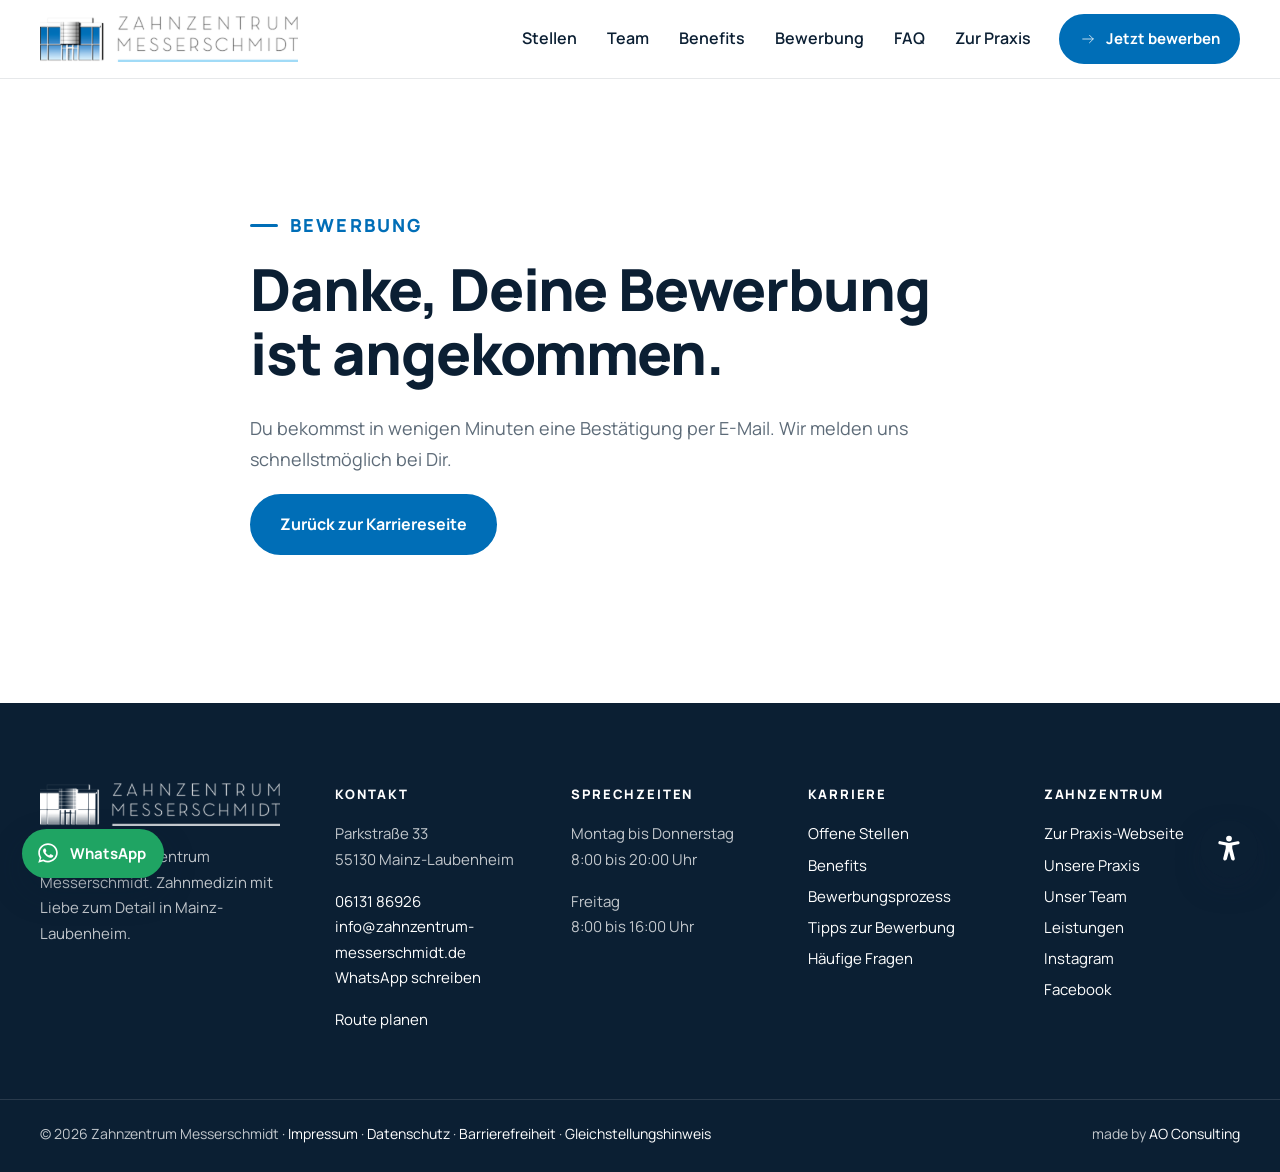
<file: website/danke.html>
<!doctype html>
<html lang="de">
<head>
<meta charset="utf-8">
<meta name="viewport" content="width=device-width, initial-scale=1">
<title>Danke für Deine Bewerbung | Zahnzentrum Messerschmidt</title>
<meta name="description" content="Deine Bewerbung ist im Zahnzentrum Messerschmidt eingegangen. Wir melden uns schnellstmöglich.">
<meta name="robots" content="noindex">
<link rel="canonical" href="https://zahnzentrum-messerschmidt-karriere.de/danke.html">
<link rel="icon" href="assets/img/favicon-32.png" type="image/png" sizes="32x32">
<link rel="apple-touch-icon" href="assets/img/apple-touch-icon.png">
<link rel="preload" href="assets/fonts/manrope-latin-800-normal.woff2" as="font" type="font/woff2" crossorigin>
<link rel="stylesheet" href="assets/css/einwilligung.css?v=bdec8e14">
<link rel="stylesheet" href="assets/css/barrierefreiheit.css?v=439c8efa">
<link rel="stylesheet" href="assets/css/stil.css?v=885f09e5">
<link rel="stylesheet" href="assets/css/karriere.css?v=f38d5ffc">
</head>
<body>
<!-- RAHMEN:KOPF -->
<a class="skip" href="#inhalt">Zum Inhalt springen</a>
<header class="kopf">
  <div class="wrap kopf-zeile">
    <a class="logo" href="index.html" aria-label="Zahnzentrum Messerschmidt Karriere, zur Startseite">
      <img class="logo-farbe" src="assets/img/logo-quer.png" alt="Zahnzentrum Messerschmidt" width="650" height="116">
      <img class="logo-weiss" src="assets/img/logo-quer-weiss.png" alt="" width="650" height="116">
    </a>
    <nav class="hauptnavi" id="navi" aria-label="Hauptnavigation">
      <a href="index.html#stellen">Stellen</a>
      <a href="index.html#team">Team</a>
      <a href="index.html#benefits">Benefits</a>
      <a href="index.html#prozess">Bewerbung</a>
      <a href="index.html#faq">FAQ</a>
      <a href="https://zahnzentrum-messerschmidt.de/" rel="noopener" target="_blank">Zur Praxis</a>
    </nav>
    <a class="knopf knopf-klein kopf-knopf" href="index.html#stellen"><svg class="ikon-klein" viewBox="0 0 48 48" fill="none" stroke="currentColor" stroke-width="2" stroke-linecap="round" stroke-linejoin="round" aria-hidden="true"><path d="M10 24h28M28 14l10 10-10 10"/></svg><span>Jetzt bewerben</span></a>
    <button class="navi-schalter" aria-expanded="false" aria-controls="navi" aria-label="Menü öffnen"><span></span><span></span><span></span></button>
  </div>
</header>
<!-- /RAHMEN:KOPF -->
<main id="inhalt" class="wrap einfach"><p class="dachzeile">Bewerbung</p>
<h1>Danke, Deine Bewerbung ist angekommen.</h1>
<p>Du bekommst in wenigen Minuten eine Bestätigung per E-Mail. Wir melden uns schnellstmöglich bei Dir.</p>
<p><a class="knopf" href="index.html">Zurück zur Karriereseite</a></p></main>
<!-- RAHMEN:FUSS -->
<footer class="fuss">
  <div class="wrap fuss-raster">
    <div class="fuss-marke">
      <img src="assets/img/logo-quer-weiss.png" alt="Zahnzentrum Messerschmidt" width="650" height="116" loading="lazy">
      <p>Karriere im Zahnzentrum Messerschmidt. Zahnmedizin mit Liebe zum Detail in Mainz-Laubenheim.</p>
    </div>
    <div>
      <p class="fuss-titel">Kontakt</p>
      <p>Parkstraße 33<br>55130 Mainz-Laubenheim</p>
      <p><a href="tel:+49613186926">06131 86926</a><br><a href="mailto:info@zahnzentrum-messerschmidt.de">info@zahnzentrum-messerschmidt.de</a><br><a href="https://wa.me/4915154321140" rel="noopener" target="_blank">WhatsApp schreiben</a></p>
      <p><a href="https://www.google.com/maps/dir/?api=1&amp;destination=Parkstra%C3%9Fe%2033%2C%2055130%20Mainz" rel="noopener" target="_blank">Route planen</a></p>
    </div>
    <div>
      <p class="fuss-titel">Sprechzeiten</p>
      <p>Montag bis Donnerstag<br>8:00 bis 20:00 Uhr</p>
      <p>Freitag<br>8:00 bis 16:00 Uhr</p>
    </div>
    <div>
      <p class="fuss-titel">Karriere</p>
      <ul class="fuss-liste">
        <li><a href="index.html#stellen">Offene Stellen</a></li>
        <li><a href="index.html#benefits">Benefits</a></li>
        <li><a href="index.html#prozess">Bewerbungsprozess</a></li>
        <li><a href="index.html#tipps">Tipps zur Bewerbung</a></li>
        <li><a href="index.html#faq">Häufige Fragen</a></li>
      </ul>
    </div>
    <div>
      <p class="fuss-titel">Zahnzentrum</p>
      <ul class="fuss-liste">
        <li><a href="https://zahnzentrum-messerschmidt.de/" rel="noopener" target="_blank">Zur Praxis-Webseite</a></li>
        <li><a href="https://zahnzentrum-messerschmidt.de/praxis.html" rel="noopener" target="_blank">Unsere Praxis</a></li>
        <li><a href="https://zahnzentrum-messerschmidt.de/team.html" rel="noopener" target="_blank">Unser Team</a></li>
        <li><a href="https://zahnzentrum-messerschmidt.de/leistungen.html" rel="noopener" target="_blank">Leistungen</a></li>
        <li><a href="https://www.instagram.com/zahnzentrum_messerschmidt/" rel="noopener" target="_blank">Instagram</a></li>
        <li><a href="https://www.facebook.com/zahnzentrummesserschmidt/" rel="noopener" target="_blank">Facebook</a></li>
      </ul>
    </div>
  </div>
  <div class="wrap fuss-unten">
    <p>© <span data-jahr>2026</span> Zahnzentrum Messerschmidt · <a href="rechtliches/impressum.html">Impressum</a> · <a href="rechtliches/datenschutz.html">Datenschutz</a><span data-einwilligung-huelle> · <button type="button" class="ein-ausloeser" data-einwilligung-oeffnen>Cookie-Einstellungen</button></span> · <a href="rechtliches/barrierefreiheit.html">Barrierefreiheit</a> · <a href="rechtliches/gleichstellungshinweis.html">Gleichstellungshinweis</a></p>
    <p>made by <a href="https://ao-consult.de" rel="noopener">AO Consulting</a></p>
  </div>
  <nav class="schnellleiste" aria-label="Schnellzugriff">
    <a href="tel:+49613186926"><svg class="ikon-klein" viewBox="0 0 48 48" fill="none" stroke="currentColor" stroke-width="2" stroke-linecap="round" stroke-linejoin="round" aria-hidden="true"><path d="M14 6l6 1 3 8-4 3a22 22 0 0 0 11 11l3-4 8 3 1 6c0 3-3 5-6 5C20 39 9 28 9 12c0-3 2-6 5-6z"/></svg><span>Anrufen</span></a>
    <a href="https://wa.me/4915154321140?text=Hallo%2C%20ich%20interessiere%20mich%20f%C3%BCr%20eine%20Stelle%20im%20Zahnzentrum%20Messerschmidt." rel="noopener" target="_blank"><svg class="ikon-wa" viewBox="0 0 32 32" aria-hidden="true"><path fill="currentColor" d="M16 3C8.8 3 3 8.7 3 15.8c0 2.5.7 4.8 2 6.8L3 29l6.6-2c1.9 1 4.1 1.6 6.4 1.6 7.2 0 13-5.7 13-12.8S23.2 3 16 3zm0 23.4c-2 0-4-.6-5.7-1.6l-.4-.2-3.9 1.2 1.2-3.8-.3-.4a10.4 10.4 0 0 1-1.7-5.8C5.2 10 10 5.3 16 5.3S26.8 10 26.8 15.8 22 26.4 16 26.4zm5.9-7.8c-.3-.2-1.9-.9-2.2-1s-.5-.2-.7.2-.8 1-1 1.2-.4.2-.7.1c-.3-.2-1.4-.5-2.6-1.6-1-.9-1.6-1.9-1.8-2.2-.2-.3 0-.5.1-.7l.5-.6.3-.5c.1-.2 0-.4 0-.6l-1-2.4c-.3-.6-.5-.5-.7-.5h-.6c-.2 0-.6.1-.9.4-.3.3-1.2 1.1-1.2 2.7s1.2 3.1 1.4 3.4c.2.2 2.4 3.6 5.7 5 .8.4 1.4.6 1.9.7.8.3 1.6.2 2.2.1.7-.1 1.9-.8 2.2-1.5.3-.7.3-1.4.2-1.5-.1-.2-.3-.3-.6-.4z"/></svg><span>WhatsApp</span></a>
    <a href="index.html#stellen"><svg class="ikon-klein" viewBox="0 0 48 48" fill="none" stroke="currentColor" stroke-width="2" stroke-linecap="round" stroke-linejoin="round" aria-hidden="true"><path d="M10 24h28M28 14l10 10-10 10"/></svg><span>Stellen</span></a>
  </nav>
</footer>
<a class="whatsapp-schwebend" href="https://wa.me/4915154321140?text=Hallo%2C%20ich%20interessiere%20mich%20f%C3%BCr%20eine%20Stelle%20im%20Zahnzentrum%20Messerschmidt." rel="noopener" target="_blank" aria-label="Per WhatsApp schreiben"><svg viewBox="0 0 32 32" aria-hidden="true"><path fill="currentColor" d="M16 3C8.8 3 3 8.7 3 15.8c0 2.5.7 4.8 2 6.8L3 29l6.6-2c1.9 1 4.1 1.6 6.4 1.6 7.2 0 13-5.7 13-12.8S23.2 3 16 3zm0 23.4c-2 0-4-.6-5.7-1.6l-.4-.2-3.9 1.2 1.2-3.8-.3-.4a10.4 10.4 0 0 1-1.7-5.8C5.2 10 10 5.3 16 5.3S26.8 10 26.8 15.8 22 26.4 16 26.4zm5.9-7.8c-.3-.2-1.9-.9-2.2-1s-.5-.2-.7.2-.8 1-1 1.2-.4.2-.7.1c-.3-.2-1.4-.5-2.6-1.6-1-.9-1.6-1.9-1.8-2.2-.2-.3 0-.5.1-.7l.5-.6.3-.5c.1-.2 0-.4 0-.6l-1-2.4c-.3-.6-.5-.5-.7-.5h-.6c-.2 0-.6.1-.9.4-.3.3-1.2 1.1-1.2 2.7s1.2 3.1 1.4 3.4c.2.2 2.4 3.6 5.7 5 .8.4 1.4.6 1.9.7.8.3 1.6.2 2.2.1.7-.1 1.9-.8 2.2-1.5.3-.7.3-1.4.2-1.5-.1-.2-.3-.3-.6-.4z"/></svg><span>WhatsApp</span></a>
<script src="assets/js/konfiguration.js?v=568c08fa"></script>
<script src="assets/js/ao-konfiguration.js?v=af307e6b" defer></script>
<script src="assets/js/einwilligung.js?v=666629e5" defer></script>
<script src="assets/js/barrierefreiheit.js?v=6e360ef9" defer></script>
<script src="assets/js/app.js?v=5ee510da" defer></script>
<script src="assets/js/statistik.js?v=57d46b9d" defer></script>
<!-- /RAHMEN:FUSS -->
</body>
</html>
</file>
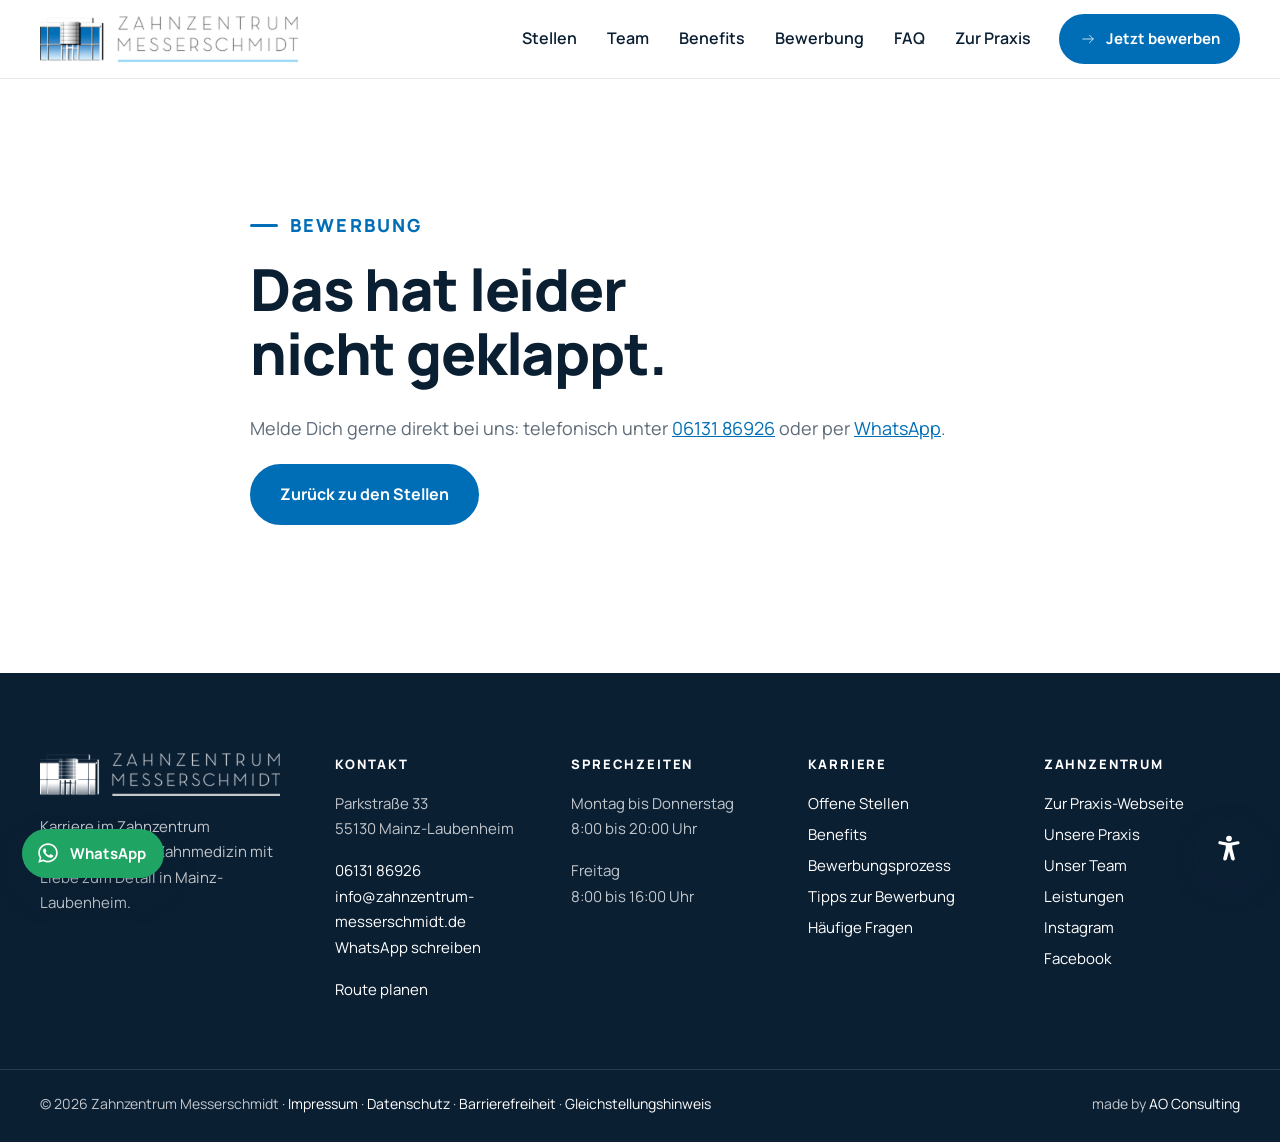
<file: website/fehler.html>
<!doctype html>
<html lang="de">
<head>
<meta charset="utf-8">
<meta name="viewport" content="width=device-width, initial-scale=1">
<title>Das hat nicht geklappt | Zahnzentrum Messerschmidt</title>
<meta name="description" content="Der Versand der Bewerbung hat nicht geklappt. Bitte per Telefon oder WhatsApp melden.">
<meta name="robots" content="noindex">
<link rel="canonical" href="https://zahnzentrum-messerschmidt-karriere.de/fehler.html">
<link rel="icon" href="assets/img/favicon-32.png" type="image/png" sizes="32x32">
<link rel="apple-touch-icon" href="assets/img/apple-touch-icon.png">
<link rel="preload" href="assets/fonts/manrope-latin-800-normal.woff2" as="font" type="font/woff2" crossorigin>
<link rel="stylesheet" href="assets/css/einwilligung.css?v=bdec8e14">
<link rel="stylesheet" href="assets/css/barrierefreiheit.css?v=439c8efa">
<link rel="stylesheet" href="assets/css/stil.css?v=885f09e5">
<link rel="stylesheet" href="assets/css/karriere.css?v=f38d5ffc">
</head>
<body>
<!-- RAHMEN:KOPF -->
<a class="skip" href="#inhalt">Zum Inhalt springen</a>
<header class="kopf">
  <div class="wrap kopf-zeile">
    <a class="logo" href="index.html" aria-label="Zahnzentrum Messerschmidt Karriere, zur Startseite">
      <img class="logo-farbe" src="assets/img/logo-quer.png" alt="Zahnzentrum Messerschmidt" width="650" height="116">
      <img class="logo-weiss" src="assets/img/logo-quer-weiss.png" alt="" width="650" height="116">
    </a>
    <nav class="hauptnavi" id="navi" aria-label="Hauptnavigation">
      <a href="index.html#stellen">Stellen</a>
      <a href="index.html#team">Team</a>
      <a href="index.html#benefits">Benefits</a>
      <a href="index.html#prozess">Bewerbung</a>
      <a href="index.html#faq">FAQ</a>
      <a href="https://zahnzentrum-messerschmidt.de/" rel="noopener" target="_blank">Zur Praxis</a>
    </nav>
    <a class="knopf knopf-klein kopf-knopf" href="index.html#stellen"><svg class="ikon-klein" viewBox="0 0 48 48" fill="none" stroke="currentColor" stroke-width="2" stroke-linecap="round" stroke-linejoin="round" aria-hidden="true"><path d="M10 24h28M28 14l10 10-10 10"/></svg><span>Jetzt bewerben</span></a>
    <button class="navi-schalter" aria-expanded="false" aria-controls="navi" aria-label="Menü öffnen"><span></span><span></span><span></span></button>
  </div>
</header>
<!-- /RAHMEN:KOPF -->
<main id="inhalt" class="wrap einfach"><p class="dachzeile">Bewerbung</p>
<h1>Das hat leider nicht geklappt.</h1>
<p id="grund"></p><p>Melde Dich gerne direkt bei uns: telefonisch unter <a href="tel:+49613186926">06131 86926</a> oder per <a href="https://wa.me/4915154321140" rel="noopener" target="_blank">WhatsApp</a>.</p>
<p><a class="knopf" href="index.html#stellen">Zurück zu den Stellen</a></p>
<script>var g=new URLSearchParams(location.search).get('grund');if(g)document.getElementById('grund').textContent=g;</script></main>
<!-- RAHMEN:FUSS -->
<footer class="fuss">
  <div class="wrap fuss-raster">
    <div class="fuss-marke">
      <img src="assets/img/logo-quer-weiss.png" alt="Zahnzentrum Messerschmidt" width="650" height="116" loading="lazy">
      <p>Karriere im Zahnzentrum Messerschmidt. Zahnmedizin mit Liebe zum Detail in Mainz-Laubenheim.</p>
    </div>
    <div>
      <p class="fuss-titel">Kontakt</p>
      <p>Parkstraße 33<br>55130 Mainz-Laubenheim</p>
      <p><a href="tel:+49613186926">06131 86926</a><br><a href="mailto:info@zahnzentrum-messerschmidt.de">info@zahnzentrum-messerschmidt.de</a><br><a href="https://wa.me/4915154321140" rel="noopener" target="_blank">WhatsApp schreiben</a></p>
      <p><a href="https://www.google.com/maps/dir/?api=1&amp;destination=Parkstra%C3%9Fe%2033%2C%2055130%20Mainz" rel="noopener" target="_blank">Route planen</a></p>
    </div>
    <div>
      <p class="fuss-titel">Sprechzeiten</p>
      <p>Montag bis Donnerstag<br>8:00 bis 20:00 Uhr</p>
      <p>Freitag<br>8:00 bis 16:00 Uhr</p>
    </div>
    <div>
      <p class="fuss-titel">Karriere</p>
      <ul class="fuss-liste">
        <li><a href="index.html#stellen">Offene Stellen</a></li>
        <li><a href="index.html#benefits">Benefits</a></li>
        <li><a href="index.html#prozess">Bewerbungsprozess</a></li>
        <li><a href="index.html#tipps">Tipps zur Bewerbung</a></li>
        <li><a href="index.html#faq">Häufige Fragen</a></li>
      </ul>
    </div>
    <div>
      <p class="fuss-titel">Zahnzentrum</p>
      <ul class="fuss-liste">
        <li><a href="https://zahnzentrum-messerschmidt.de/" rel="noopener" target="_blank">Zur Praxis-Webseite</a></li>
        <li><a href="https://zahnzentrum-messerschmidt.de/praxis.html" rel="noopener" target="_blank">Unsere Praxis</a></li>
        <li><a href="https://zahnzentrum-messerschmidt.de/team.html" rel="noopener" target="_blank">Unser Team</a></li>
        <li><a href="https://zahnzentrum-messerschmidt.de/leistungen.html" rel="noopener" target="_blank">Leistungen</a></li>
        <li><a href="https://www.instagram.com/zahnzentrum_messerschmidt/" rel="noopener" target="_blank">Instagram</a></li>
        <li><a href="https://www.facebook.com/zahnzentrummesserschmidt/" rel="noopener" target="_blank">Facebook</a></li>
      </ul>
    </div>
  </div>
  <div class="wrap fuss-unten">
    <p>© <span data-jahr>2026</span> Zahnzentrum Messerschmidt · <a href="rechtliches/impressum.html">Impressum</a> · <a href="rechtliches/datenschutz.html">Datenschutz</a><span data-einwilligung-huelle> · <button type="button" class="ein-ausloeser" data-einwilligung-oeffnen>Cookie-Einstellungen</button></span> · <a href="rechtliches/barrierefreiheit.html">Barrierefreiheit</a> · <a href="rechtliches/gleichstellungshinweis.html">Gleichstellungshinweis</a></p>
    <p>made by <a href="https://ao-consult.de" rel="noopener">AO Consulting</a></p>
  </div>
  <nav class="schnellleiste" aria-label="Schnellzugriff">
    <a href="tel:+49613186926"><svg class="ikon-klein" viewBox="0 0 48 48" fill="none" stroke="currentColor" stroke-width="2" stroke-linecap="round" stroke-linejoin="round" aria-hidden="true"><path d="M14 6l6 1 3 8-4 3a22 22 0 0 0 11 11l3-4 8 3 1 6c0 3-3 5-6 5C20 39 9 28 9 12c0-3 2-6 5-6z"/></svg><span>Anrufen</span></a>
    <a href="https://wa.me/4915154321140?text=Hallo%2C%20ich%20interessiere%20mich%20f%C3%BCr%20eine%20Stelle%20im%20Zahnzentrum%20Messerschmidt." rel="noopener" target="_blank"><svg class="ikon-wa" viewBox="0 0 32 32" aria-hidden="true"><path fill="currentColor" d="M16 3C8.8 3 3 8.7 3 15.8c0 2.5.7 4.8 2 6.8L3 29l6.6-2c1.9 1 4.1 1.6 6.4 1.6 7.2 0 13-5.7 13-12.8S23.2 3 16 3zm0 23.4c-2 0-4-.6-5.7-1.6l-.4-.2-3.9 1.2 1.2-3.8-.3-.4a10.4 10.4 0 0 1-1.7-5.8C5.2 10 10 5.3 16 5.3S26.8 10 26.8 15.8 22 26.4 16 26.4zm5.9-7.8c-.3-.2-1.9-.9-2.2-1s-.5-.2-.7.2-.8 1-1 1.2-.4.2-.7.1c-.3-.2-1.4-.5-2.6-1.6-1-.9-1.6-1.9-1.8-2.2-.2-.3 0-.5.1-.7l.5-.6.3-.5c.1-.2 0-.4 0-.6l-1-2.4c-.3-.6-.5-.5-.7-.5h-.6c-.2 0-.6.1-.9.4-.3.3-1.2 1.1-1.2 2.7s1.2 3.1 1.4 3.4c.2.2 2.4 3.6 5.7 5 .8.4 1.4.6 1.9.7.8.3 1.6.2 2.2.1.7-.1 1.9-.8 2.2-1.5.3-.7.3-1.4.2-1.5-.1-.2-.3-.3-.6-.4z"/></svg><span>WhatsApp</span></a>
    <a href="index.html#stellen"><svg class="ikon-klein" viewBox="0 0 48 48" fill="none" stroke="currentColor" stroke-width="2" stroke-linecap="round" stroke-linejoin="round" aria-hidden="true"><path d="M10 24h28M28 14l10 10-10 10"/></svg><span>Stellen</span></a>
  </nav>
</footer>
<a class="whatsapp-schwebend" href="https://wa.me/4915154321140?text=Hallo%2C%20ich%20interessiere%20mich%20f%C3%BCr%20eine%20Stelle%20im%20Zahnzentrum%20Messerschmidt." rel="noopener" target="_blank" aria-label="Per WhatsApp schreiben"><svg viewBox="0 0 32 32" aria-hidden="true"><path fill="currentColor" d="M16 3C8.8 3 3 8.7 3 15.8c0 2.5.7 4.8 2 6.8L3 29l6.6-2c1.9 1 4.1 1.6 6.4 1.6 7.2 0 13-5.7 13-12.8S23.2 3 16 3zm0 23.4c-2 0-4-.6-5.7-1.6l-.4-.2-3.9 1.2 1.2-3.8-.3-.4a10.4 10.4 0 0 1-1.7-5.8C5.2 10 10 5.3 16 5.3S26.8 10 26.8 15.8 22 26.4 16 26.4zm5.9-7.8c-.3-.2-1.9-.9-2.2-1s-.5-.2-.7.2-.8 1-1 1.2-.4.2-.7.1c-.3-.2-1.4-.5-2.6-1.6-1-.9-1.6-1.9-1.8-2.2-.2-.3 0-.5.1-.7l.5-.6.3-.5c.1-.2 0-.4 0-.6l-1-2.4c-.3-.6-.5-.5-.7-.5h-.6c-.2 0-.6.1-.9.4-.3.3-1.2 1.1-1.2 2.7s1.2 3.1 1.4 3.4c.2.2 2.4 3.6 5.7 5 .8.4 1.4.6 1.9.7.8.3 1.6.2 2.2.1.7-.1 1.9-.8 2.2-1.5.3-.7.3-1.4.2-1.5-.1-.2-.3-.3-.6-.4z"/></svg><span>WhatsApp</span></a>
<script src="assets/js/konfiguration.js?v=568c08fa"></script>
<script src="assets/js/ao-konfiguration.js?v=af307e6b" defer></script>
<script src="assets/js/einwilligung.js?v=666629e5" defer></script>
<script src="assets/js/barrierefreiheit.js?v=6e360ef9" defer></script>
<script src="assets/js/app.js?v=5ee510da" defer></script>
<script src="assets/js/statistik.js?v=57d46b9d" defer></script>
<!-- /RAHMEN:FUSS -->
</body>
</html>
</file>
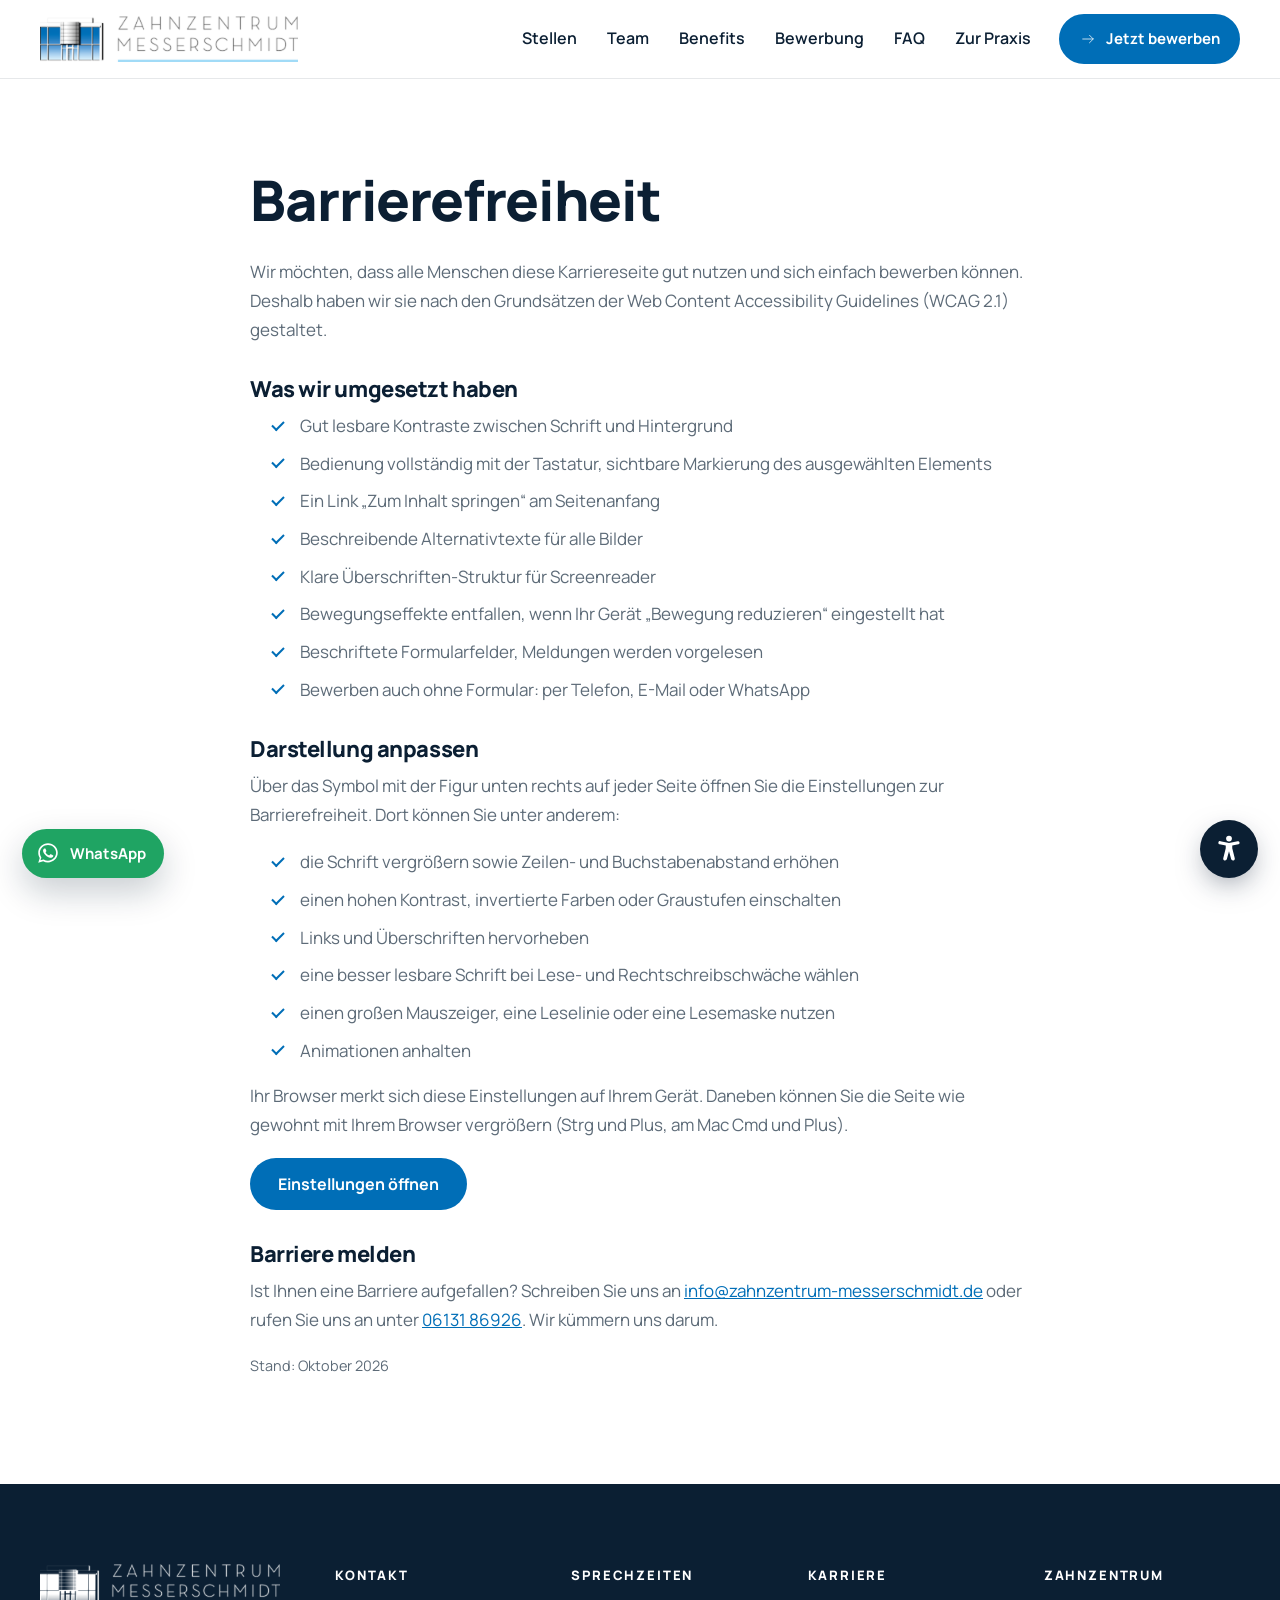
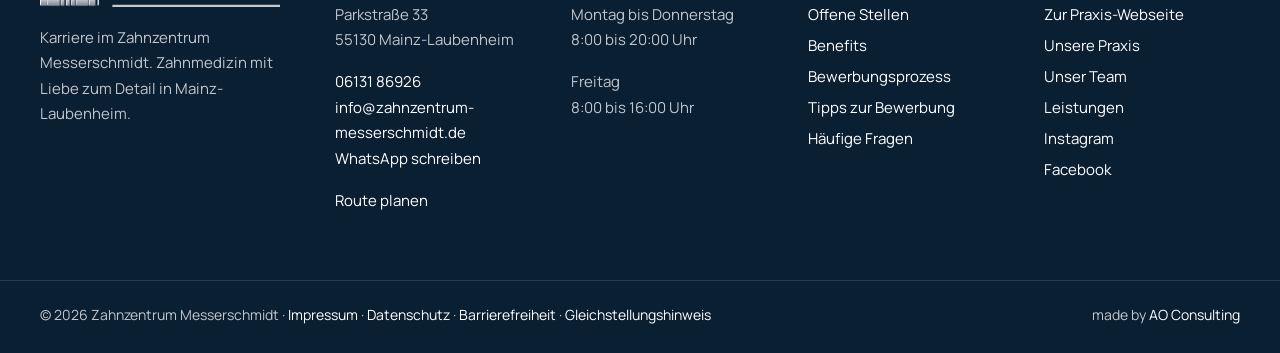
<file: website/rechtliches/barrierefreiheit.html>
<!doctype html>
<html lang="de">
<head>
<meta charset="utf-8">
<meta name="viewport" content="width=device-width, initial-scale=1">
<title>Barrierefreiheit | Karriere im Zahnzentrum Messerschmidt</title>
<meta name="description" content="Barrierefreiheit der Karriereseite des Zahnzentrums Messerschmidt: was wir umgesetzt haben, wie Sie Schrift, Kontrast und Bewegung anpassen und Barrieren melden.">
<meta name="robots" content="index, follow">
<link rel="canonical" href="https://zahnzentrum-messerschmidt-karriere.de/rechtliches/barrierefreiheit.html">
<link rel="icon" href="../assets/img/favicon-32.png" type="image/png" sizes="32x32">
<link rel="apple-touch-icon" href="../assets/img/apple-touch-icon.png">
<link rel="preload" href="../assets/fonts/manrope-latin-800-normal.woff2" as="font" type="font/woff2" crossorigin>
<link rel="stylesheet" href="../assets/css/einwilligung.css?v=bdec8e14">
<link rel="stylesheet" href="../assets/css/barrierefreiheit.css?v=439c8efa">
<link rel="stylesheet" href="../assets/css/stil.css?v=885f09e5">
<link rel="stylesheet" href="../assets/css/karriere.css?v=f38d5ffc">
</head>
<body>
<!-- RAHMEN:KOPF -->
<a class="skip" href="#inhalt">Zum Inhalt springen</a>
<header class="kopf">
  <div class="wrap kopf-zeile">
    <a class="logo" href="../index.html" aria-label="Zahnzentrum Messerschmidt Karriere, zur Startseite">
      <img class="logo-farbe" src="../assets/img/logo-quer.png" alt="Zahnzentrum Messerschmidt" width="650" height="116">
      <img class="logo-weiss" src="../assets/img/logo-quer-weiss.png" alt="" width="650" height="116">
    </a>
    <nav class="hauptnavi" id="navi" aria-label="Hauptnavigation">
      <a href="index.html#stellen">Stellen</a>
      <a href="index.html#team">Team</a>
      <a href="index.html#benefits">Benefits</a>
      <a href="index.html#prozess">Bewerbung</a>
      <a href="index.html#faq">FAQ</a>
      <a href="https://zahnzentrum-messerschmidt.de/" rel="noopener" target="_blank">Zur Praxis</a>
    </nav>
    <a class="knopf knopf-klein kopf-knopf" href="index.html#stellen"><svg class="ikon-klein" viewBox="0 0 48 48" fill="none" stroke="currentColor" stroke-width="2" stroke-linecap="round" stroke-linejoin="round" aria-hidden="true"><path d="M10 24h28M28 14l10 10-10 10"/></svg><span>Jetzt bewerben</span></a>
    <button class="navi-schalter" aria-expanded="false" aria-controls="navi" aria-label="Menü öffnen"><span></span><span></span><span></span></button>
  </div>
</header>
<!-- /RAHMEN:KOPF -->
<main id="inhalt" class="wrap rechtstext">
<h1>Barrierefreiheit</h1>
<p>Wir möchten, dass alle Menschen diese Karriereseite gut nutzen und sich einfach bewerben können. Deshalb haben wir sie nach den Grundsätzen der Web Content Accessibility Guidelines (WCAG 2.1) gestaltet.</p>
<h2>Was wir umgesetzt haben</h2>
<ul class="haken-liste">
  <li>Gut lesbare Kontraste zwischen Schrift und Hintergrund</li>
  <li>Bedienung vollständig mit der Tastatur, sichtbare Markierung des ausgewählten Elements</li>
  <li>Ein Link „Zum Inhalt springen“ am Seitenanfang</li>
  <li>Beschreibende Alternativtexte für alle Bilder</li>
  <li>Klare Überschriften-Struktur für Screenreader</li>
  <li>Bewegungseffekte entfallen, wenn Ihr Gerät „Bewegung reduzieren“ eingestellt hat</li>
  <li>Beschriftete Formularfelder, Meldungen werden vorgelesen</li>
  <li>Bewerben auch ohne Formular: per Telefon, E-Mail oder WhatsApp</li>
</ul>
<h2>Darstellung anpassen</h2>
<p>Über das Symbol mit der Figur unten rechts auf jeder Seite öffnen Sie die Einstellungen zur Barrierefreiheit. Dort können Sie unter anderem:</p>
<ul class="haken-liste">
  <li>die Schrift vergrößern sowie Zeilen- und Buchstabenabstand erhöhen</li>
  <li>einen hohen Kontrast, invertierte Farben oder Graustufen einschalten</li>
  <li>Links und Überschriften hervorheben</li>
  <li>eine besser lesbare Schrift bei Lese- und Rechtschreibschwäche wählen</li>
  <li>einen großen Mauszeiger, eine Leselinie oder eine Lesemaske nutzen</li>
  <li>Animationen anhalten</li>
</ul>
<p>Ihr Browser merkt sich diese Einstellungen auf Ihrem Gerät. Daneben können Sie die Seite wie gewohnt mit Ihrem Browser vergrößern (Strg und Plus, am Mac Cmd und Plus).</p>
<p><button type="button" class="knopf" data-bf-oeffnen>Einstellungen öffnen</button></p>
<h2>Barriere melden</h2>
<p>Ist Ihnen eine Barriere aufgefallen? Schreiben Sie uns an <a href="mailto:info@zahnzentrum-messerschmidt.de">info@zahnzentrum-messerschmidt.de</a> oder rufen Sie uns an unter <a href="tel:+49613186926">06131 86926</a>. Wir kümmern uns darum.</p>
<p class="klein">Stand: Oktober 2026</p>
</main>
<!-- RAHMEN:FUSS -->
<footer class="fuss">
  <div class="wrap fuss-raster">
    <div class="fuss-marke">
      <img src="../assets/img/logo-quer-weiss.png" alt="Zahnzentrum Messerschmidt" width="650" height="116" loading="lazy">
      <p>Karriere im Zahnzentrum Messerschmidt. Zahnmedizin mit Liebe zum Detail in Mainz-Laubenheim.</p>
    </div>
    <div>
      <p class="fuss-titel">Kontakt</p>
      <p>Parkstraße 33<br>55130 Mainz-Laubenheim</p>
      <p><a href="tel:+49613186926">06131 86926</a><br><a href="mailto:info@zahnzentrum-messerschmidt.de">info@zahnzentrum-messerschmidt.de</a><br><a href="https://wa.me/4915154321140" rel="noopener" target="_blank">WhatsApp schreiben</a></p>
      <p><a href="https://www.google.com/maps/dir/?api=1&amp;destination=Parkstra%C3%9Fe%2033%2C%2055130%20Mainz" rel="noopener" target="_blank">Route planen</a></p>
    </div>
    <div>
      <p class="fuss-titel">Sprechzeiten</p>
      <p>Montag bis Donnerstag<br>8:00 bis 20:00 Uhr</p>
      <p>Freitag<br>8:00 bis 16:00 Uhr</p>
    </div>
    <div>
      <p class="fuss-titel">Karriere</p>
      <ul class="fuss-liste">
        <li><a href="index.html#stellen">Offene Stellen</a></li>
        <li><a href="index.html#benefits">Benefits</a></li>
        <li><a href="index.html#prozess">Bewerbungsprozess</a></li>
        <li><a href="index.html#tipps">Tipps zur Bewerbung</a></li>
        <li><a href="index.html#faq">Häufige Fragen</a></li>
      </ul>
    </div>
    <div>
      <p class="fuss-titel">Zahnzentrum</p>
      <ul class="fuss-liste">
        <li><a href="https://zahnzentrum-messerschmidt.de/" rel="noopener" target="_blank">Zur Praxis-Webseite</a></li>
        <li><a href="https://zahnzentrum-messerschmidt.de/praxis.html" rel="noopener" target="_blank">Unsere Praxis</a></li>
        <li><a href="https://zahnzentrum-messerschmidt.de/team.html" rel="noopener" target="_blank">Unser Team</a></li>
        <li><a href="https://zahnzentrum-messerschmidt.de/leistungen.html" rel="noopener" target="_blank">Leistungen</a></li>
        <li><a href="https://www.instagram.com/zahnzentrum_messerschmidt/" rel="noopener" target="_blank">Instagram</a></li>
        <li><a href="https://www.facebook.com/zahnzentrummesserschmidt/" rel="noopener" target="_blank">Facebook</a></li>
      </ul>
    </div>
  </div>
  <div class="wrap fuss-unten">
    <p>© <span data-jahr>2026</span> Zahnzentrum Messerschmidt · <a href="../rechtliches/impressum.html">Impressum</a> · <a href="../rechtliches/datenschutz.html">Datenschutz</a><span data-einwilligung-huelle> · <button type="button" class="ein-ausloeser" data-einwilligung-oeffnen>Cookie-Einstellungen</button></span> · <a href="../rechtliches/barrierefreiheit.html">Barrierefreiheit</a> · <a href="../rechtliches/gleichstellungshinweis.html">Gleichstellungshinweis</a></p>
    <p>made by <a href="https://ao-consult.de" rel="noopener">AO Consulting</a></p>
  </div>
  <nav class="schnellleiste" aria-label="Schnellzugriff">
    <a href="tel:+49613186926"><svg class="ikon-klein" viewBox="0 0 48 48" fill="none" stroke="currentColor" stroke-width="2" stroke-linecap="round" stroke-linejoin="round" aria-hidden="true"><path d="M14 6l6 1 3 8-4 3a22 22 0 0 0 11 11l3-4 8 3 1 6c0 3-3 5-6 5C20 39 9 28 9 12c0-3 2-6 5-6z"/></svg><span>Anrufen</span></a>
    <a href="https://wa.me/4915154321140?text=Hallo%2C%20ich%20interessiere%20mich%20f%C3%BCr%20eine%20Stelle%20im%20Zahnzentrum%20Messerschmidt." rel="noopener" target="_blank"><svg class="ikon-wa" viewBox="0 0 32 32" aria-hidden="true"><path fill="currentColor" d="M16 3C8.8 3 3 8.7 3 15.8c0 2.5.7 4.8 2 6.8L3 29l6.6-2c1.9 1 4.1 1.6 6.4 1.6 7.2 0 13-5.7 13-12.8S23.2 3 16 3zm0 23.4c-2 0-4-.6-5.7-1.6l-.4-.2-3.9 1.2 1.2-3.8-.3-.4a10.4 10.4 0 0 1-1.7-5.8C5.2 10 10 5.3 16 5.3S26.8 10 26.8 15.8 22 26.4 16 26.4zm5.9-7.8c-.3-.2-1.9-.9-2.2-1s-.5-.2-.7.2-.8 1-1 1.2-.4.2-.7.1c-.3-.2-1.4-.5-2.6-1.6-1-.9-1.6-1.9-1.8-2.2-.2-.3 0-.5.1-.7l.5-.6.3-.5c.1-.2 0-.4 0-.6l-1-2.4c-.3-.6-.5-.5-.7-.5h-.6c-.2 0-.6.1-.9.4-.3.3-1.2 1.1-1.2 2.7s1.2 3.1 1.4 3.4c.2.2 2.4 3.6 5.7 5 .8.4 1.4.6 1.9.7.8.3 1.6.2 2.2.1.7-.1 1.9-.8 2.2-1.5.3-.7.3-1.4.2-1.5-.1-.2-.3-.3-.6-.4z"/></svg><span>WhatsApp</span></a>
    <a href="index.html#stellen"><svg class="ikon-klein" viewBox="0 0 48 48" fill="none" stroke="currentColor" stroke-width="2" stroke-linecap="round" stroke-linejoin="round" aria-hidden="true"><path d="M10 24h28M28 14l10 10-10 10"/></svg><span>Stellen</span></a>
  </nav>
</footer>
<a class="whatsapp-schwebend" href="https://wa.me/4915154321140?text=Hallo%2C%20ich%20interessiere%20mich%20f%C3%BCr%20eine%20Stelle%20im%20Zahnzentrum%20Messerschmidt." rel="noopener" target="_blank" aria-label="Per WhatsApp schreiben"><svg viewBox="0 0 32 32" aria-hidden="true"><path fill="currentColor" d="M16 3C8.8 3 3 8.7 3 15.8c0 2.5.7 4.8 2 6.8L3 29l6.6-2c1.9 1 4.1 1.6 6.4 1.6 7.2 0 13-5.7 13-12.8S23.2 3 16 3zm0 23.4c-2 0-4-.6-5.7-1.6l-.4-.2-3.9 1.2 1.2-3.8-.3-.4a10.4 10.4 0 0 1-1.7-5.8C5.2 10 10 5.3 16 5.3S26.8 10 26.8 15.8 22 26.4 16 26.4zm5.9-7.8c-.3-.2-1.9-.9-2.2-1s-.5-.2-.7.2-.8 1-1 1.2-.4.2-.7.1c-.3-.2-1.4-.5-2.6-1.6-1-.9-1.6-1.9-1.8-2.2-.2-.3 0-.5.1-.7l.5-.6.3-.5c.1-.2 0-.4 0-.6l-1-2.4c-.3-.6-.5-.5-.7-.5h-.6c-.2 0-.6.1-.9.4-.3.3-1.2 1.1-1.2 2.7s1.2 3.1 1.4 3.4c.2.2 2.4 3.6 5.7 5 .8.4 1.4.6 1.9.7.8.3 1.6.2 2.2.1.7-.1 1.9-.8 2.2-1.5.3-.7.3-1.4.2-1.5-.1-.2-.3-.3-.6-.4z"/></svg><span>WhatsApp</span></a>
<script src="../assets/js/konfiguration.js?v=568c08fa"></script>
<script src="../assets/js/ao-konfiguration.js?v=af307e6b" defer></script>
<script src="../assets/js/einwilligung.js?v=666629e5" defer></script>
<script src="../assets/js/barrierefreiheit.js?v=6e360ef9" defer></script>
<script src="../assets/js/app.js?v=5ee510da" defer></script>
<script src="../assets/js/statistik.js?v=57d46b9d" defer></script>
<!-- /RAHMEN:FUSS -->
</body>
</html>
</file>
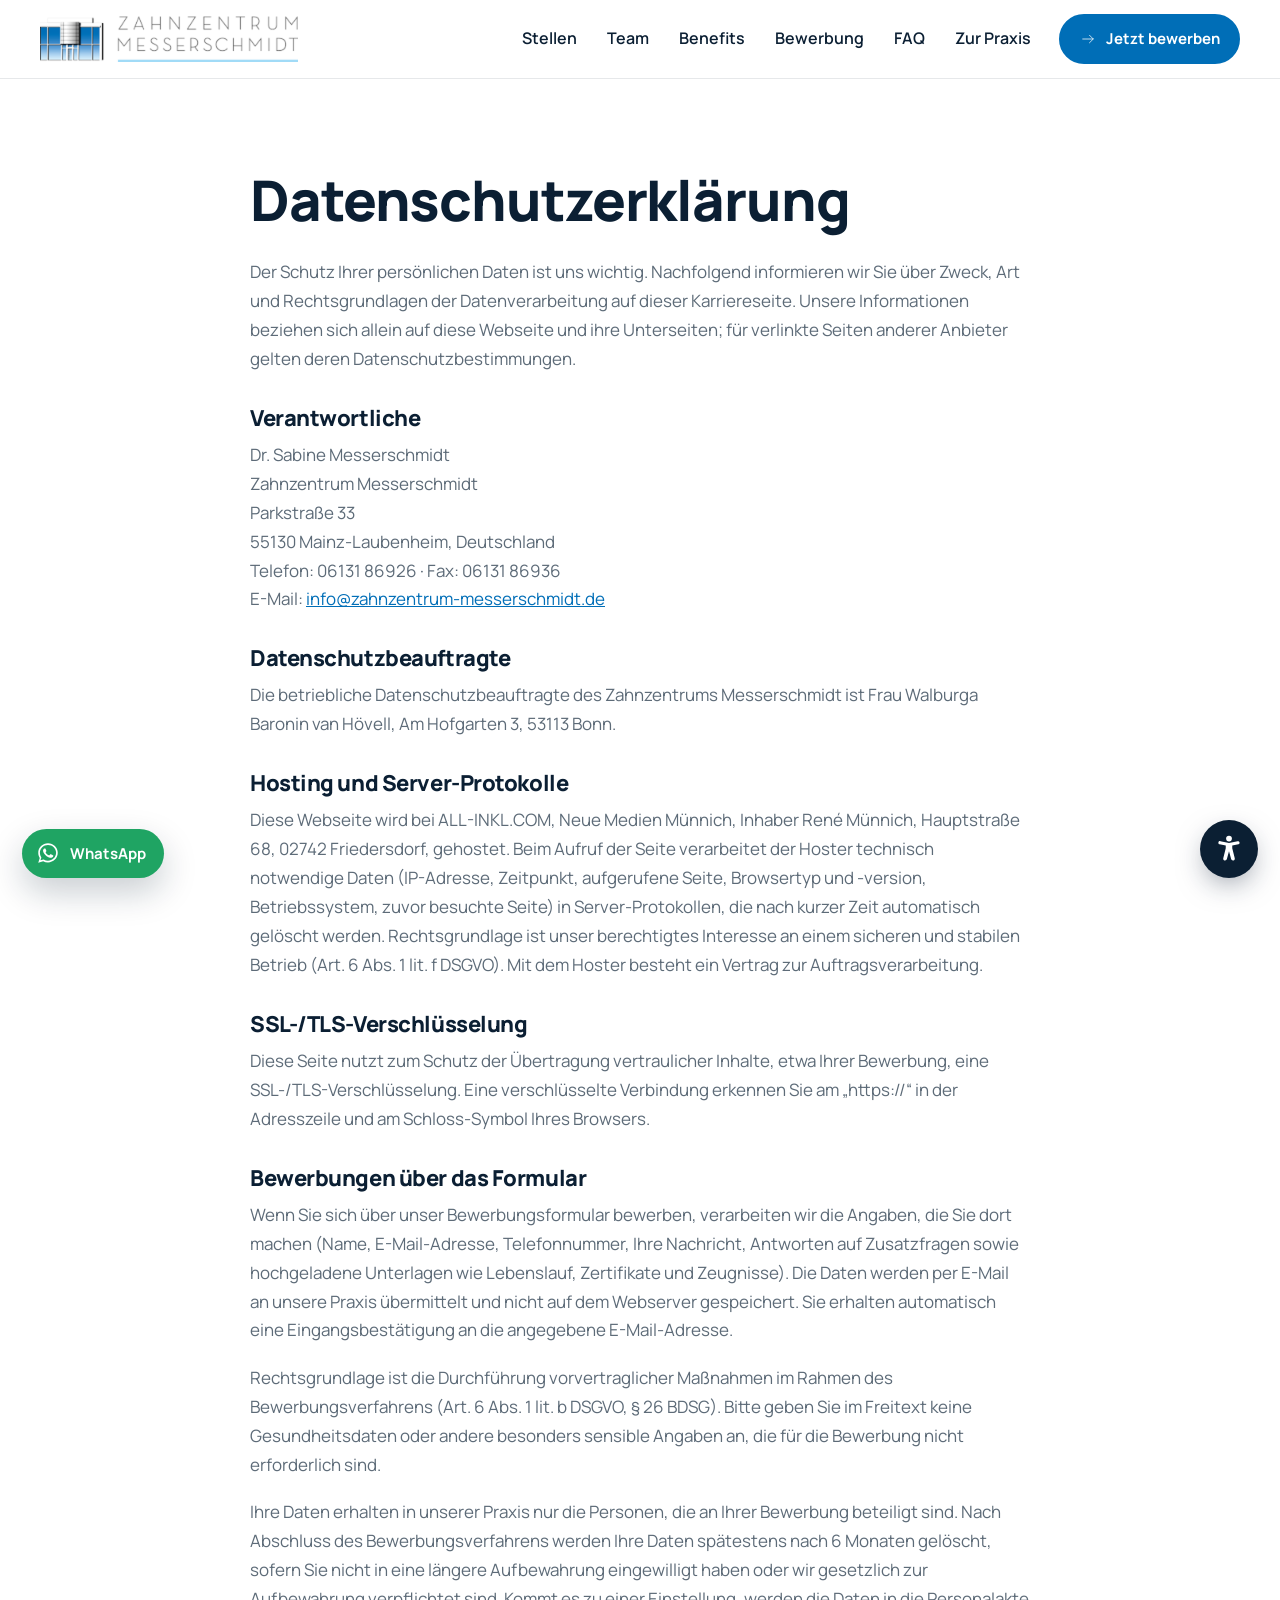
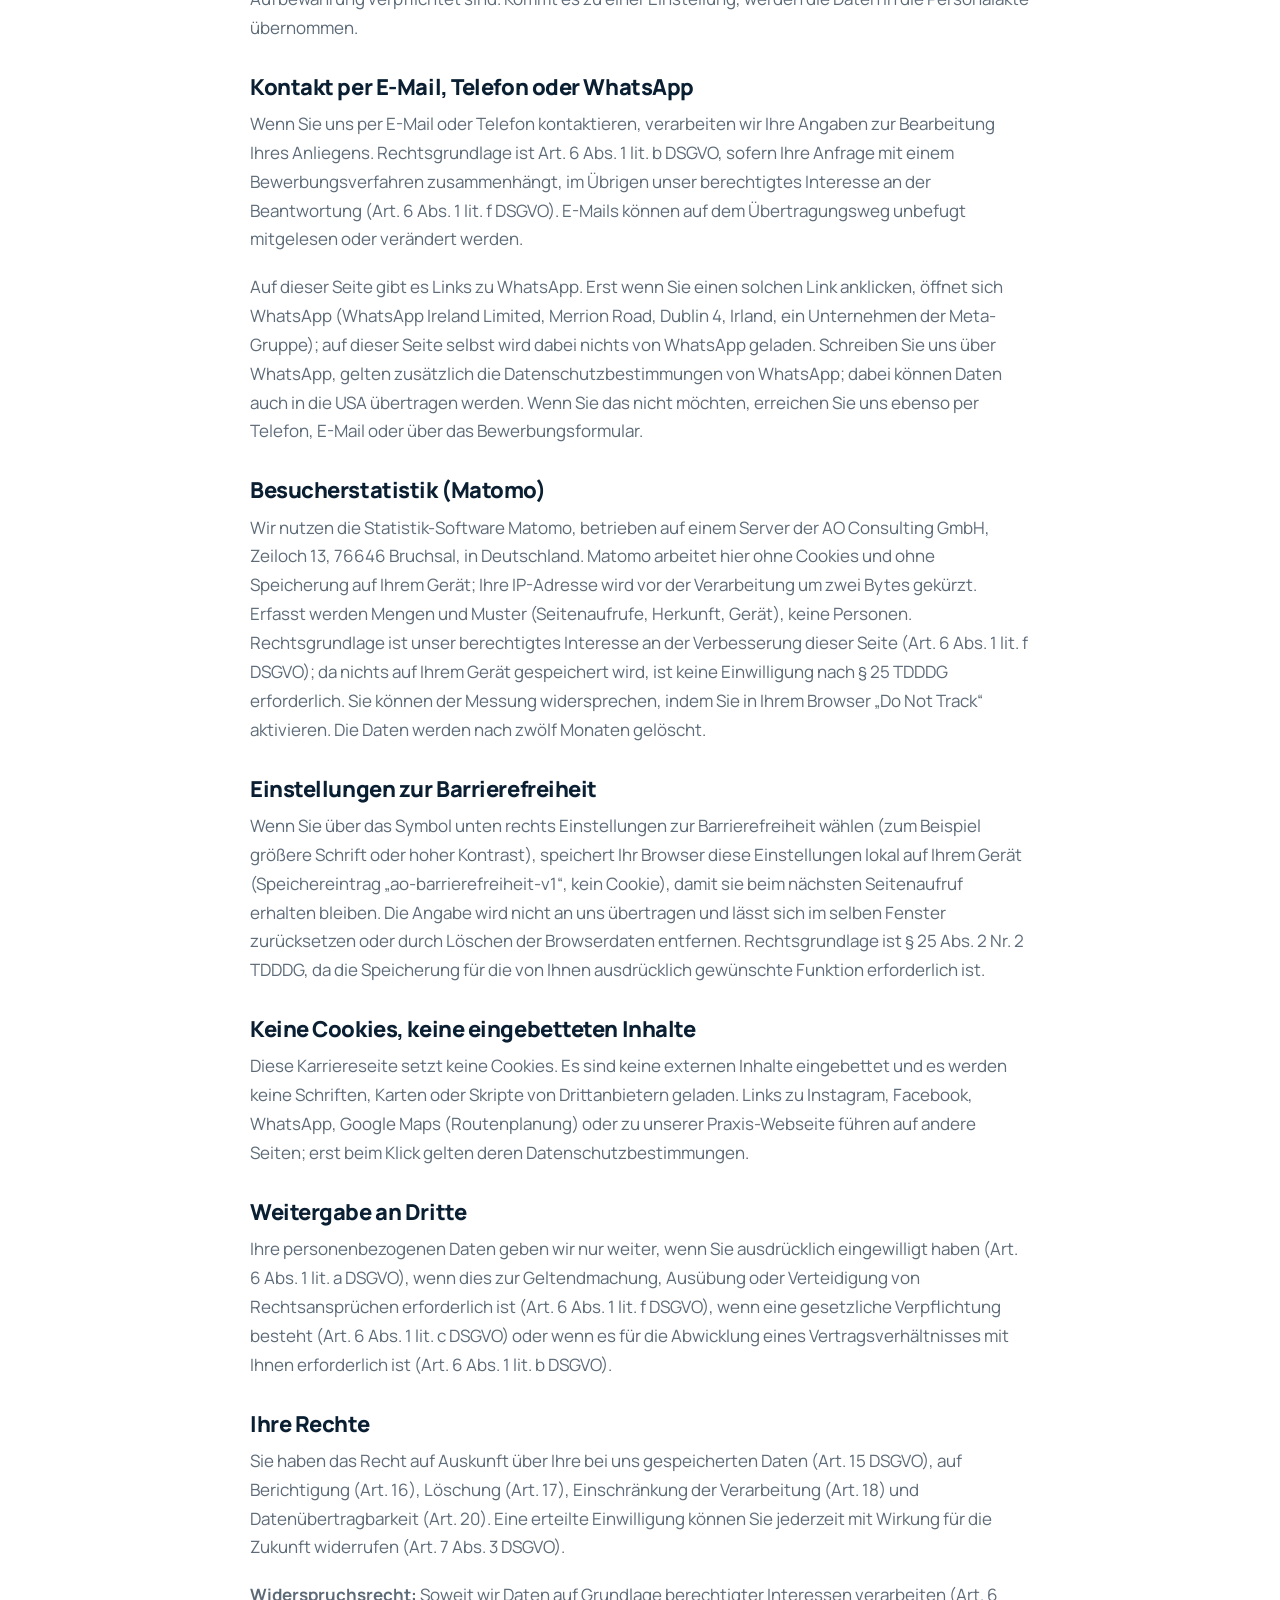
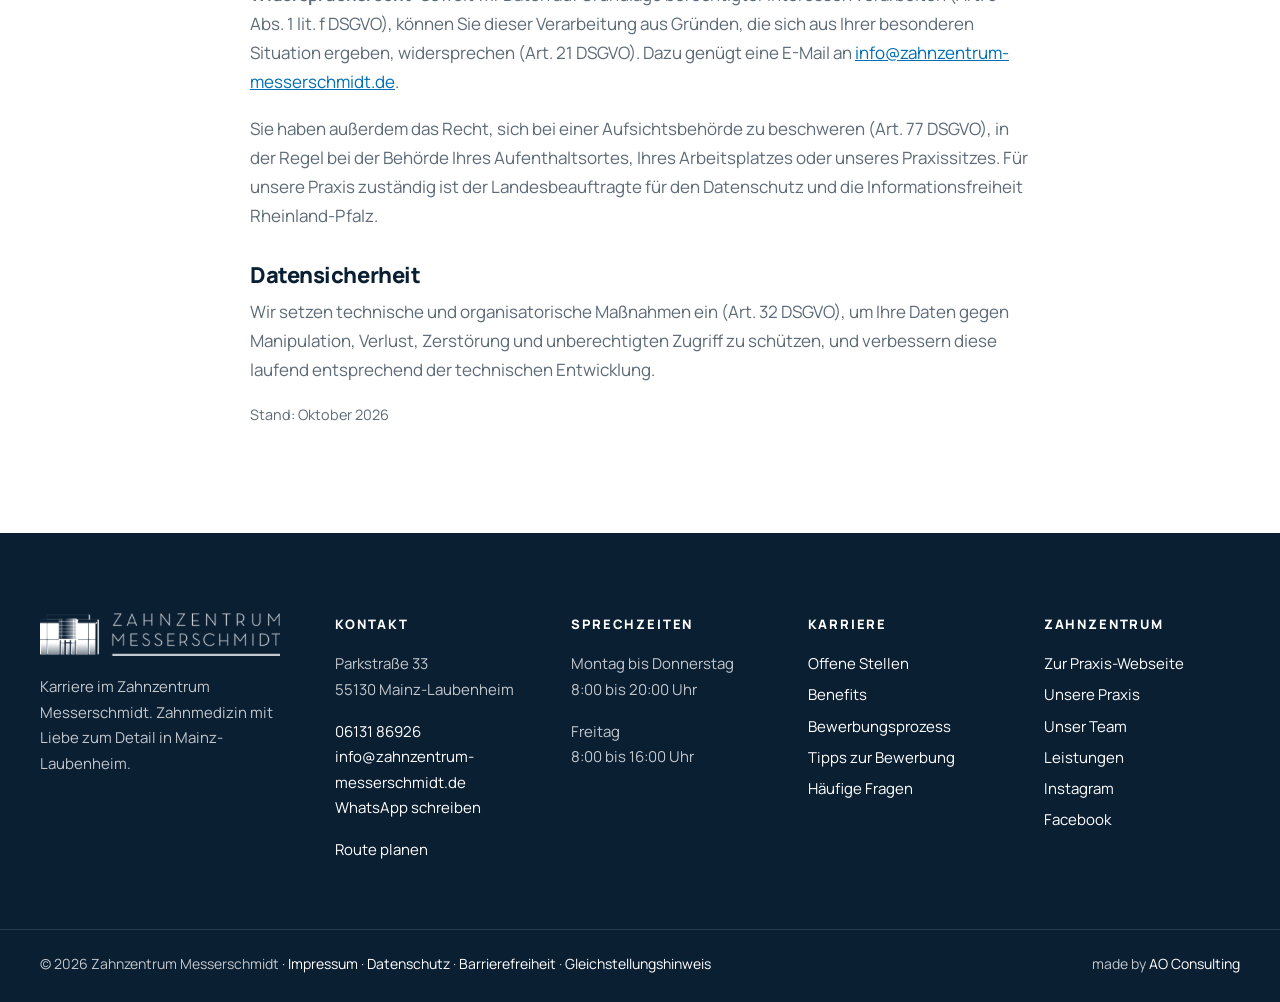
<file: website/rechtliches/datenschutz.html>
<!doctype html>
<html lang="de">
<head>
<meta charset="utf-8">
<meta name="viewport" content="width=device-width, initial-scale=1">
<title>Datenschutzerklärung | Karriere im Zahnzentrum Messerschmidt</title>
<meta name="description" content="Datenschutzerklärung der Karriereseite des Zahnzentrums Messerschmidt: Bewerberdaten, Hosting, Besucherstatistik, Ihre Rechte.">
<meta name="robots" content="index, follow">
<link rel="canonical" href="https://zahnzentrum-messerschmidt-karriere.de/rechtliches/datenschutz.html">
<link rel="icon" href="../assets/img/favicon-32.png" type="image/png" sizes="32x32">
<link rel="apple-touch-icon" href="../assets/img/apple-touch-icon.png">
<link rel="preload" href="../assets/fonts/manrope-latin-800-normal.woff2" as="font" type="font/woff2" crossorigin>
<link rel="stylesheet" href="../assets/css/einwilligung.css?v=bdec8e14">
<link rel="stylesheet" href="../assets/css/barrierefreiheit.css?v=439c8efa">
<link rel="stylesheet" href="../assets/css/stil.css?v=885f09e5">
<link rel="stylesheet" href="../assets/css/karriere.css?v=f38d5ffc">
</head>
<body>
<!-- RAHMEN:KOPF -->
<a class="skip" href="#inhalt">Zum Inhalt springen</a>
<header class="kopf">
  <div class="wrap kopf-zeile">
    <a class="logo" href="../index.html" aria-label="Zahnzentrum Messerschmidt Karriere, zur Startseite">
      <img class="logo-farbe" src="../assets/img/logo-quer.png" alt="Zahnzentrum Messerschmidt" width="650" height="116">
      <img class="logo-weiss" src="../assets/img/logo-quer-weiss.png" alt="" width="650" height="116">
    </a>
    <nav class="hauptnavi" id="navi" aria-label="Hauptnavigation">
      <a href="index.html#stellen">Stellen</a>
      <a href="index.html#team">Team</a>
      <a href="index.html#benefits">Benefits</a>
      <a href="index.html#prozess">Bewerbung</a>
      <a href="index.html#faq">FAQ</a>
      <a href="https://zahnzentrum-messerschmidt.de/" rel="noopener" target="_blank">Zur Praxis</a>
    </nav>
    <a class="knopf knopf-klein kopf-knopf" href="index.html#stellen"><svg class="ikon-klein" viewBox="0 0 48 48" fill="none" stroke="currentColor" stroke-width="2" stroke-linecap="round" stroke-linejoin="round" aria-hidden="true"><path d="M10 24h28M28 14l10 10-10 10"/></svg><span>Jetzt bewerben</span></a>
    <button class="navi-schalter" aria-expanded="false" aria-controls="navi" aria-label="Menü öffnen"><span></span><span></span><span></span></button>
  </div>
</header>
<!-- /RAHMEN:KOPF -->
<!--
  ZUR PRÜFUNG DURCH DIE KUNDIN (und ggf. anwaltlich, Claude ist kein Anwalt).
  Grundlage: Datenschutzerklärung der Hauptseite (Stand Mai 2018, ausgelesen 06.10.2026); übernommen sind Verantwortliche,
  Datenschutzbeauftragte und die Betroffenenrechte. NICHT übernommen sind Google Analytics, Google Maps, Cookies und
  Privacy Shield: Das gibt es auf der Karriereseite nicht (und Privacy Shield ist seit 2020 ungültig). Ergänzt: Hoster All-Inkl,
  Bewerbungsformular mit Anhängen, WhatsApp-Link, Matomo cookiefrei. Ein falscher Datenschutztext wäre schlimmer als ein angepasster.
-->
<main id="inhalt" class="wrap rechtstext">
<h1>Datenschutzerklärung</h1>
<p>Der Schutz Ihrer persönlichen Daten ist uns wichtig. Nachfolgend informieren wir Sie über Zweck, Art und Rechtsgrundlagen der Datenverarbeitung auf dieser Karriereseite. Unsere Informationen beziehen sich allein auf diese Webseite und ihre Unterseiten; für verlinkte Seiten anderer Anbieter gelten deren Datenschutzbestimmungen.</p>

<h2>Verantwortliche</h2>
<p>Dr. Sabine Messerschmidt<br>Zahnzentrum Messerschmidt<br>Parkstraße 33<br>55130 Mainz-Laubenheim, Deutschland<br>Telefon: 06131 86926 · Fax: 06131 86936<br>E-Mail: <a href="mailto:info@zahnzentrum-messerschmidt.de">info@zahnzentrum-messerschmidt.de</a></p>

<h2>Datenschutzbeauftragte</h2>
<p>Die betriebliche Datenschutzbeauftragte des Zahnzentrums Messerschmidt ist Frau Walburga Baronin van Hövell, Am Hofgarten 3, 53113 Bonn.</p>

<h2>Hosting und Server-Protokolle</h2>
<p>Diese Webseite wird bei ALL-INKL.COM, Neue Medien Münnich, Inhaber René Münnich, Hauptstraße 68, 02742 Friedersdorf, gehostet. Beim Aufruf der Seite verarbeitet der Hoster technisch notwendige Daten (IP-Adresse, Zeitpunkt, aufgerufene Seite, Browsertyp und -version, Betriebssystem, zuvor besuchte Seite) in Server-Protokollen, die nach kurzer Zeit automatisch gelöscht werden. Rechtsgrundlage ist unser berechtigtes Interesse an einem sicheren und stabilen Betrieb (Art. 6 Abs. 1 lit. f DSGVO). Mit dem Hoster besteht ein Vertrag zur Auftragsverarbeitung.</p>

<h2>SSL-/TLS-Verschlüsselung</h2>
<p>Diese Seite nutzt zum Schutz der Übertragung vertraulicher Inhalte, etwa Ihrer Bewerbung, eine SSL-/TLS-Verschlüsselung. Eine verschlüsselte Verbindung erkennen Sie am „https://“ in der Adresszeile und am Schloss-Symbol Ihres Browsers.</p>

<h2>Bewerbungen über das Formular</h2>
<p>Wenn Sie sich über unser Bewerbungsformular bewerben, verarbeiten wir die Angaben, die Sie dort machen (Name, E-Mail-Adresse, Telefonnummer, Ihre Nachricht, Antworten auf Zusatzfragen sowie hochgeladene Unterlagen wie Lebenslauf, Zertifikate und Zeugnisse). Die Daten werden per E-Mail an unsere Praxis übermittelt und nicht auf dem Webserver gespeichert. Sie erhalten automatisch eine Eingangsbestätigung an die angegebene E-Mail-Adresse.</p>
<p>Rechtsgrundlage ist die Durchführung vorvertraglicher Maßnahmen im Rahmen des Bewerbungsverfahrens (Art. 6 Abs. 1 lit. b DSGVO, § 26 BDSG). Bitte geben Sie im Freitext keine Gesundheitsdaten oder andere besonders sensible Angaben an, die für die Bewerbung nicht erforderlich sind.</p>
<p>Ihre Daten erhalten in unserer Praxis nur die Personen, die an Ihrer Bewerbung beteiligt sind. Nach Abschluss des Bewerbungsverfahrens werden Ihre Daten spätestens nach 6 Monaten gelöscht, sofern Sie nicht in eine längere Aufbewahrung eingewilligt haben oder wir gesetzlich zur Aufbewahrung verpflichtet sind. Kommt es zu einer Einstellung, werden die Daten in die Personalakte übernommen.</p>

<h2>Kontakt per E-Mail, Telefon oder WhatsApp</h2>
<p>Wenn Sie uns per E-Mail oder Telefon kontaktieren, verarbeiten wir Ihre Angaben zur Bearbeitung Ihres Anliegens. Rechtsgrundlage ist Art. 6 Abs. 1 lit. b DSGVO, sofern Ihre Anfrage mit einem Bewerbungsverfahren zusammenhängt, im Übrigen unser berechtigtes Interesse an der Beantwortung (Art. 6 Abs. 1 lit. f DSGVO). E-Mails können auf dem Übertragungsweg unbefugt mitgelesen oder verändert werden.</p>
<p>Auf dieser Seite gibt es Links zu WhatsApp. Erst wenn Sie einen solchen Link anklicken, öffnet sich WhatsApp (WhatsApp Ireland Limited, Merrion Road, Dublin 4, Irland, ein Unternehmen der Meta-Gruppe); auf dieser Seite selbst wird dabei nichts von WhatsApp geladen. Schreiben Sie uns über WhatsApp, gelten zusätzlich die Datenschutzbestimmungen von WhatsApp; dabei können Daten auch in die USA übertragen werden. Wenn Sie das nicht möchten, erreichen Sie uns ebenso per Telefon, E-Mail oder über das Bewerbungsformular.</p>

<h2>Besucherstatistik (Matomo)</h2>
<!-- Nur stehen lassen, wenn matomo_id in kunde.json gesetzt ist. -->
<p>Wir nutzen die Statistik-Software Matomo, betrieben auf einem Server der AO Consulting GmbH, Zeiloch 13, 76646 Bruchsal, in Deutschland. Matomo arbeitet hier ohne Cookies und ohne Speicherung auf Ihrem Gerät; Ihre IP-Adresse wird vor der Verarbeitung um zwei Bytes gekürzt. Erfasst werden Mengen und Muster (Seitenaufrufe, Herkunft, Gerät), keine Personen. Rechtsgrundlage ist unser berechtigtes Interesse an der Verbesserung dieser Seite (Art. 6 Abs. 1 lit. f DSGVO); da nichts auf Ihrem Gerät gespeichert wird, ist keine Einwilligung nach § 25 TDDDG erforderlich. Sie können der Messung widersprechen, indem Sie in Ihrem Browser „Do Not Track“ aktivieren. Die Daten werden nach zwölf Monaten gelöscht.</p>

<h2>Einstellungen zur Barrierefreiheit</h2>
<p>Wenn Sie über das Symbol unten rechts Einstellungen zur Barrierefreiheit wählen (zum Beispiel größere Schrift oder hoher Kontrast), speichert Ihr Browser diese Einstellungen lokal auf Ihrem Gerät (Speichereintrag „ao-barrierefreiheit-v1“, kein Cookie), damit sie beim nächsten Seitenaufruf erhalten bleiben. Die Angabe wird nicht an uns übertragen und lässt sich im selben Fenster zurücksetzen oder durch Löschen der Browserdaten entfernen. Rechtsgrundlage ist § 25 Abs. 2 Nr. 2 TDDDG, da die Speicherung für die von Ihnen ausdrücklich gewünschte Funktion erforderlich ist.</p>

<h2>Keine Cookies, keine eingebetteten Inhalte</h2>
<p>Diese Karriereseite setzt keine Cookies. Es sind keine externen Inhalte eingebettet und es werden keine Schriften, Karten oder Skripte von Drittanbietern geladen. Links zu Instagram, Facebook, WhatsApp, Google Maps (Routenplanung) oder zu unserer Praxis-Webseite führen auf andere Seiten; erst beim Klick gelten deren Datenschutzbestimmungen.</p>

<h2>Weitergabe an Dritte</h2>
<p>Ihre personenbezogenen Daten geben wir nur weiter, wenn Sie ausdrücklich eingewilligt haben (Art. 6 Abs. 1 lit. a DSGVO), wenn dies zur Geltendmachung, Ausübung oder Verteidigung von Rechtsansprüchen erforderlich ist (Art. 6 Abs. 1 lit. f DSGVO), wenn eine gesetzliche Verpflichtung besteht (Art. 6 Abs. 1 lit. c DSGVO) oder wenn es für die Abwicklung eines Vertragsverhältnisses mit Ihnen erforderlich ist (Art. 6 Abs. 1 lit. b DSGVO).</p>

<h2>Ihre Rechte</h2>
<p>Sie haben das Recht auf Auskunft über Ihre bei uns gespeicherten Daten (Art. 15 DSGVO), auf Berichtigung (Art. 16), Löschung (Art. 17), Einschränkung der Verarbeitung (Art. 18) und Datenübertragbarkeit (Art. 20). Eine erteilte Einwilligung können Sie jederzeit mit Wirkung für die Zukunft widerrufen (Art. 7 Abs. 3 DSGVO).</p>
<p><strong>Widerspruchsrecht:</strong> Soweit wir Daten auf Grundlage berechtigter Interessen verarbeiten (Art. 6 Abs. 1 lit. f DSGVO), können Sie dieser Verarbeitung aus Gründen, die sich aus Ihrer besonderen Situation ergeben, widersprechen (Art. 21 DSGVO). Dazu genügt eine E-Mail an <a href="mailto:info@zahnzentrum-messerschmidt.de">info@zahnzentrum-messerschmidt.de</a>.</p>
<p>Sie haben außerdem das Recht, sich bei einer Aufsichtsbehörde zu beschweren (Art. 77 DSGVO), in der Regel bei der Behörde Ihres Aufenthaltsortes, Ihres Arbeitsplatzes oder unseres Praxissitzes. Für unsere Praxis zuständig ist der Landesbeauftragte für den Datenschutz und die Informationsfreiheit Rheinland-Pfalz.</p>

<h2>Datensicherheit</h2>
<p>Wir setzen technische und organisatorische Maßnahmen ein (Art. 32 DSGVO), um Ihre Daten gegen Manipulation, Verlust, Zerstörung und unberechtigten Zugriff zu schützen, und verbessern diese laufend entsprechend der technischen Entwicklung.</p>

<p class="klein">Stand: Oktober 2026</p>
</main>
<!-- RAHMEN:FUSS -->
<footer class="fuss">
  <div class="wrap fuss-raster">
    <div class="fuss-marke">
      <img src="../assets/img/logo-quer-weiss.png" alt="Zahnzentrum Messerschmidt" width="650" height="116" loading="lazy">
      <p>Karriere im Zahnzentrum Messerschmidt. Zahnmedizin mit Liebe zum Detail in Mainz-Laubenheim.</p>
    </div>
    <div>
      <p class="fuss-titel">Kontakt</p>
      <p>Parkstraße 33<br>55130 Mainz-Laubenheim</p>
      <p><a href="tel:+49613186926">06131 86926</a><br><a href="mailto:info@zahnzentrum-messerschmidt.de">info@zahnzentrum-messerschmidt.de</a><br><a href="https://wa.me/4915154321140" rel="noopener" target="_blank">WhatsApp schreiben</a></p>
      <p><a href="https://www.google.com/maps/dir/?api=1&amp;destination=Parkstra%C3%9Fe%2033%2C%2055130%20Mainz" rel="noopener" target="_blank">Route planen</a></p>
    </div>
    <div>
      <p class="fuss-titel">Sprechzeiten</p>
      <p>Montag bis Donnerstag<br>8:00 bis 20:00 Uhr</p>
      <p>Freitag<br>8:00 bis 16:00 Uhr</p>
    </div>
    <div>
      <p class="fuss-titel">Karriere</p>
      <ul class="fuss-liste">
        <li><a href="index.html#stellen">Offene Stellen</a></li>
        <li><a href="index.html#benefits">Benefits</a></li>
        <li><a href="index.html#prozess">Bewerbungsprozess</a></li>
        <li><a href="index.html#tipps">Tipps zur Bewerbung</a></li>
        <li><a href="index.html#faq">Häufige Fragen</a></li>
      </ul>
    </div>
    <div>
      <p class="fuss-titel">Zahnzentrum</p>
      <ul class="fuss-liste">
        <li><a href="https://zahnzentrum-messerschmidt.de/" rel="noopener" target="_blank">Zur Praxis-Webseite</a></li>
        <li><a href="https://zahnzentrum-messerschmidt.de/praxis.html" rel="noopener" target="_blank">Unsere Praxis</a></li>
        <li><a href="https://zahnzentrum-messerschmidt.de/team.html" rel="noopener" target="_blank">Unser Team</a></li>
        <li><a href="https://zahnzentrum-messerschmidt.de/leistungen.html" rel="noopener" target="_blank">Leistungen</a></li>
        <li><a href="https://www.instagram.com/zahnzentrum_messerschmidt/" rel="noopener" target="_blank">Instagram</a></li>
        <li><a href="https://www.facebook.com/zahnzentrummesserschmidt/" rel="noopener" target="_blank">Facebook</a></li>
      </ul>
    </div>
  </div>
  <div class="wrap fuss-unten">
    <p>© <span data-jahr>2026</span> Zahnzentrum Messerschmidt · <a href="../rechtliches/impressum.html">Impressum</a> · <a href="../rechtliches/datenschutz.html">Datenschutz</a><span data-einwilligung-huelle> · <button type="button" class="ein-ausloeser" data-einwilligung-oeffnen>Cookie-Einstellungen</button></span> · <a href="../rechtliches/barrierefreiheit.html">Barrierefreiheit</a> · <a href="../rechtliches/gleichstellungshinweis.html">Gleichstellungshinweis</a></p>
    <p>made by <a href="https://ao-consult.de" rel="noopener">AO Consulting</a></p>
  </div>
  <nav class="schnellleiste" aria-label="Schnellzugriff">
    <a href="tel:+49613186926"><svg class="ikon-klein" viewBox="0 0 48 48" fill="none" stroke="currentColor" stroke-width="2" stroke-linecap="round" stroke-linejoin="round" aria-hidden="true"><path d="M14 6l6 1 3 8-4 3a22 22 0 0 0 11 11l3-4 8 3 1 6c0 3-3 5-6 5C20 39 9 28 9 12c0-3 2-6 5-6z"/></svg><span>Anrufen</span></a>
    <a href="https://wa.me/4915154321140?text=Hallo%2C%20ich%20interessiere%20mich%20f%C3%BCr%20eine%20Stelle%20im%20Zahnzentrum%20Messerschmidt." rel="noopener" target="_blank"><svg class="ikon-wa" viewBox="0 0 32 32" aria-hidden="true"><path fill="currentColor" d="M16 3C8.8 3 3 8.7 3 15.8c0 2.5.7 4.8 2 6.8L3 29l6.6-2c1.9 1 4.1 1.6 6.4 1.6 7.2 0 13-5.7 13-12.8S23.2 3 16 3zm0 23.4c-2 0-4-.6-5.7-1.6l-.4-.2-3.9 1.2 1.2-3.8-.3-.4a10.4 10.4 0 0 1-1.7-5.8C5.2 10 10 5.3 16 5.3S26.8 10 26.8 15.8 22 26.4 16 26.4zm5.9-7.8c-.3-.2-1.9-.9-2.2-1s-.5-.2-.7.2-.8 1-1 1.2-.4.2-.7.1c-.3-.2-1.4-.5-2.6-1.6-1-.9-1.6-1.9-1.8-2.2-.2-.3 0-.5.1-.7l.5-.6.3-.5c.1-.2 0-.4 0-.6l-1-2.4c-.3-.6-.5-.5-.7-.5h-.6c-.2 0-.6.1-.9.4-.3.3-1.2 1.1-1.2 2.7s1.2 3.1 1.4 3.4c.2.2 2.4 3.6 5.7 5 .8.4 1.4.6 1.9.7.8.3 1.6.2 2.2.1.7-.1 1.9-.8 2.2-1.5.3-.7.3-1.4.2-1.5-.1-.2-.3-.3-.6-.4z"/></svg><span>WhatsApp</span></a>
    <a href="index.html#stellen"><svg class="ikon-klein" viewBox="0 0 48 48" fill="none" stroke="currentColor" stroke-width="2" stroke-linecap="round" stroke-linejoin="round" aria-hidden="true"><path d="M10 24h28M28 14l10 10-10 10"/></svg><span>Stellen</span></a>
  </nav>
</footer>
<a class="whatsapp-schwebend" href="https://wa.me/4915154321140?text=Hallo%2C%20ich%20interessiere%20mich%20f%C3%BCr%20eine%20Stelle%20im%20Zahnzentrum%20Messerschmidt." rel="noopener" target="_blank" aria-label="Per WhatsApp schreiben"><svg viewBox="0 0 32 32" aria-hidden="true"><path fill="currentColor" d="M16 3C8.8 3 3 8.7 3 15.8c0 2.5.7 4.8 2 6.8L3 29l6.6-2c1.9 1 4.1 1.6 6.4 1.6 7.2 0 13-5.7 13-12.8S23.2 3 16 3zm0 23.4c-2 0-4-.6-5.7-1.6l-.4-.2-3.9 1.2 1.2-3.8-.3-.4a10.4 10.4 0 0 1-1.7-5.8C5.2 10 10 5.3 16 5.3S26.8 10 26.8 15.8 22 26.4 16 26.4zm5.9-7.8c-.3-.2-1.9-.9-2.2-1s-.5-.2-.7.2-.8 1-1 1.2-.4.2-.7.1c-.3-.2-1.4-.5-2.6-1.6-1-.9-1.6-1.9-1.8-2.2-.2-.3 0-.5.1-.7l.5-.6.3-.5c.1-.2 0-.4 0-.6l-1-2.4c-.3-.6-.5-.5-.7-.5h-.6c-.2 0-.6.1-.9.4-.3.3-1.2 1.1-1.2 2.7s1.2 3.1 1.4 3.4c.2.2 2.4 3.6 5.7 5 .8.4 1.4.6 1.9.7.8.3 1.6.2 2.2.1.7-.1 1.9-.8 2.2-1.5.3-.7.3-1.4.2-1.5-.1-.2-.3-.3-.6-.4z"/></svg><span>WhatsApp</span></a>
<script src="../assets/js/konfiguration.js?v=568c08fa"></script>
<script src="../assets/js/ao-konfiguration.js?v=af307e6b" defer></script>
<script src="../assets/js/einwilligung.js?v=666629e5" defer></script>
<script src="../assets/js/barrierefreiheit.js?v=6e360ef9" defer></script>
<script src="../assets/js/app.js?v=5ee510da" defer></script>
<script src="../assets/js/statistik.js?v=57d46b9d" defer></script>
<!-- /RAHMEN:FUSS -->
</body>
</html>
</file>
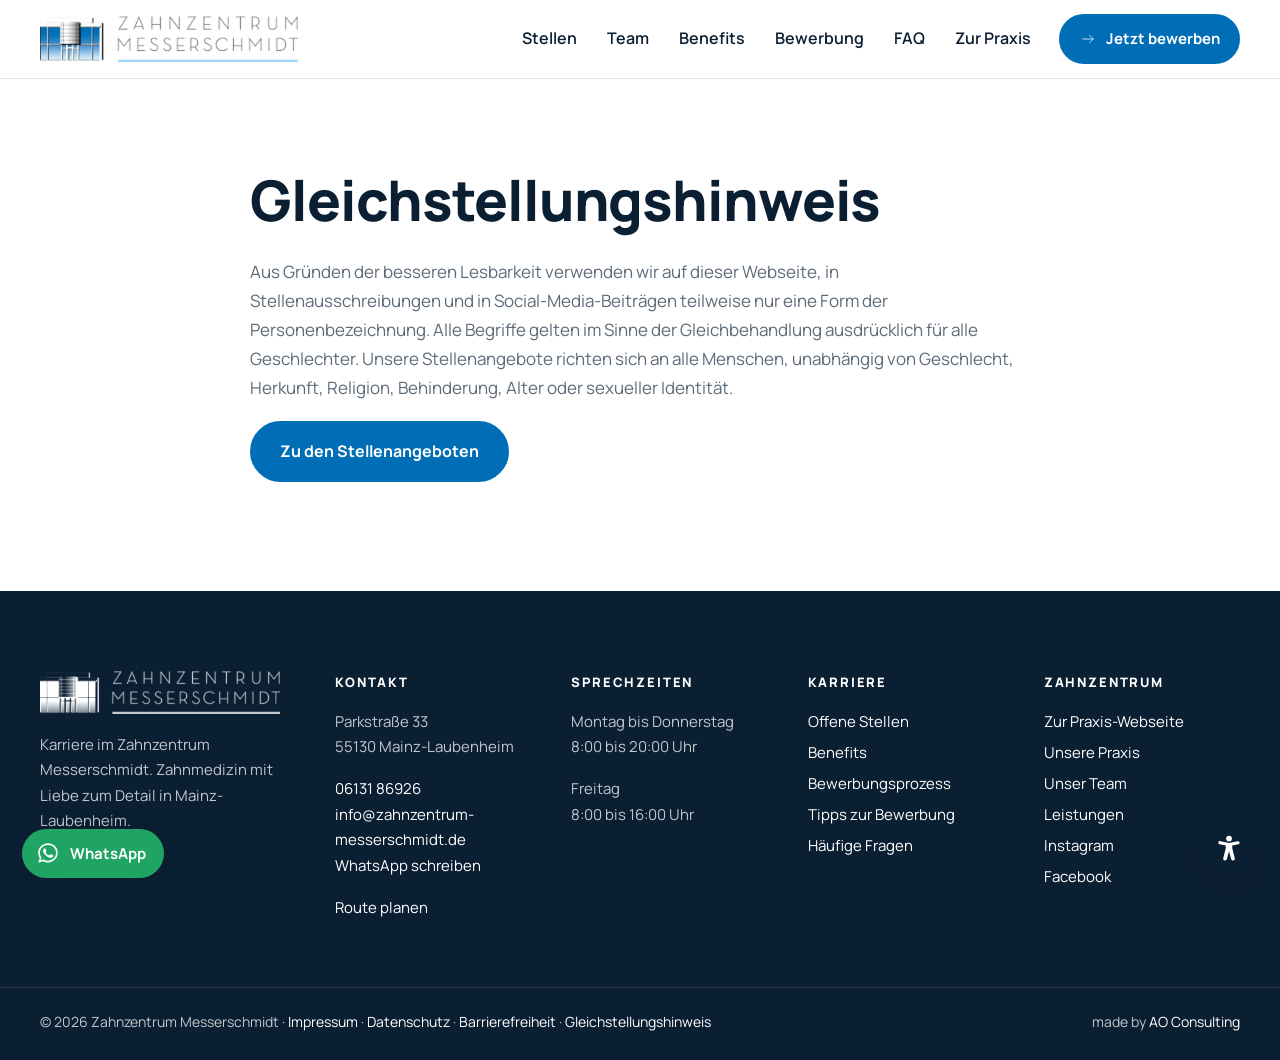
<file: website/rechtliches/gleichstellungshinweis.html>
<!doctype html>
<html lang="de">
<head>
<meta charset="utf-8">
<meta name="viewport" content="width=device-width, initial-scale=1">
<title>Gleichstellungshinweis | Karriere im Zahnzentrum Messerschmidt</title>
<meta name="description" content="Gleichstellungshinweis der Karriereseite des Zahnzentrums Messerschmidt: Alle Stellenangebote richten sich an alle Geschlechter.">
<meta name="robots" content="index, follow">
<link rel="canonical" href="https://zahnzentrum-messerschmidt-karriere.de/rechtliches/gleichstellungshinweis.html">
<link rel="icon" href="../assets/img/favicon-32.png" type="image/png" sizes="32x32">
<link rel="apple-touch-icon" href="../assets/img/apple-touch-icon.png">
<link rel="preload" href="../assets/fonts/manrope-latin-800-normal.woff2" as="font" type="font/woff2" crossorigin>
<link rel="stylesheet" href="../assets/css/einwilligung.css?v=bdec8e14">
<link rel="stylesheet" href="../assets/css/barrierefreiheit.css?v=439c8efa">
<link rel="stylesheet" href="../assets/css/stil.css?v=885f09e5">
<link rel="stylesheet" href="../assets/css/karriere.css?v=f38d5ffc">
</head>
<body>
<!-- RAHMEN:KOPF -->
<a class="skip" href="#inhalt">Zum Inhalt springen</a>
<header class="kopf">
  <div class="wrap kopf-zeile">
    <a class="logo" href="../index.html" aria-label="Zahnzentrum Messerschmidt Karriere, zur Startseite">
      <img class="logo-farbe" src="../assets/img/logo-quer.png" alt="Zahnzentrum Messerschmidt" width="650" height="116">
      <img class="logo-weiss" src="../assets/img/logo-quer-weiss.png" alt="" width="650" height="116">
    </a>
    <nav class="hauptnavi" id="navi" aria-label="Hauptnavigation">
      <a href="index.html#stellen">Stellen</a>
      <a href="index.html#team">Team</a>
      <a href="index.html#benefits">Benefits</a>
      <a href="index.html#prozess">Bewerbung</a>
      <a href="index.html#faq">FAQ</a>
      <a href="https://zahnzentrum-messerschmidt.de/" rel="noopener" target="_blank">Zur Praxis</a>
    </nav>
    <a class="knopf knopf-klein kopf-knopf" href="index.html#stellen"><svg class="ikon-klein" viewBox="0 0 48 48" fill="none" stroke="currentColor" stroke-width="2" stroke-linecap="round" stroke-linejoin="round" aria-hidden="true"><path d="M10 24h28M28 14l10 10-10 10"/></svg><span>Jetzt bewerben</span></a>
    <button class="navi-schalter" aria-expanded="false" aria-controls="navi" aria-label="Menü öffnen"><span></span><span></span><span></span></button>
  </div>
</header>
<!-- /RAHMEN:KOPF -->
<!-- Standardtext der AO-Karriereseiten -->
<main id="inhalt" class="wrap rechtstext">
<h1>Gleichstellungshinweis</h1>
<p>Aus Gründen der besseren Lesbarkeit verwenden wir auf dieser Webseite, in Stellenausschreibungen und in Social-Media-Beiträgen teilweise nur eine Form der Personenbezeichnung. Alle Begriffe gelten im Sinne der Gleichbehandlung ausdrücklich für alle Geschlechter. Unsere Stellenangebote richten sich an alle Menschen, unabhängig von Geschlecht, Herkunft, Religion, Behinderung, Alter oder sexueller Identität.</p>
<p><a class="knopf" href="../index.html#stellen">Zu den Stellenangeboten</a></p>
</main>
<!-- RAHMEN:FUSS -->
<footer class="fuss">
  <div class="wrap fuss-raster">
    <div class="fuss-marke">
      <img src="../assets/img/logo-quer-weiss.png" alt="Zahnzentrum Messerschmidt" width="650" height="116" loading="lazy">
      <p>Karriere im Zahnzentrum Messerschmidt. Zahnmedizin mit Liebe zum Detail in Mainz-Laubenheim.</p>
    </div>
    <div>
      <p class="fuss-titel">Kontakt</p>
      <p>Parkstraße 33<br>55130 Mainz-Laubenheim</p>
      <p><a href="tel:+49613186926">06131 86926</a><br><a href="mailto:info@zahnzentrum-messerschmidt.de">info@zahnzentrum-messerschmidt.de</a><br><a href="https://wa.me/4915154321140" rel="noopener" target="_blank">WhatsApp schreiben</a></p>
      <p><a href="https://www.google.com/maps/dir/?api=1&amp;destination=Parkstra%C3%9Fe%2033%2C%2055130%20Mainz" rel="noopener" target="_blank">Route planen</a></p>
    </div>
    <div>
      <p class="fuss-titel">Sprechzeiten</p>
      <p>Montag bis Donnerstag<br>8:00 bis 20:00 Uhr</p>
      <p>Freitag<br>8:00 bis 16:00 Uhr</p>
    </div>
    <div>
      <p class="fuss-titel">Karriere</p>
      <ul class="fuss-liste">
        <li><a href="index.html#stellen">Offene Stellen</a></li>
        <li><a href="index.html#benefits">Benefits</a></li>
        <li><a href="index.html#prozess">Bewerbungsprozess</a></li>
        <li><a href="index.html#tipps">Tipps zur Bewerbung</a></li>
        <li><a href="index.html#faq">Häufige Fragen</a></li>
      </ul>
    </div>
    <div>
      <p class="fuss-titel">Zahnzentrum</p>
      <ul class="fuss-liste">
        <li><a href="https://zahnzentrum-messerschmidt.de/" rel="noopener" target="_blank">Zur Praxis-Webseite</a></li>
        <li><a href="https://zahnzentrum-messerschmidt.de/praxis.html" rel="noopener" target="_blank">Unsere Praxis</a></li>
        <li><a href="https://zahnzentrum-messerschmidt.de/team.html" rel="noopener" target="_blank">Unser Team</a></li>
        <li><a href="https://zahnzentrum-messerschmidt.de/leistungen.html" rel="noopener" target="_blank">Leistungen</a></li>
        <li><a href="https://www.instagram.com/zahnzentrum_messerschmidt/" rel="noopener" target="_blank">Instagram</a></li>
        <li><a href="https://www.facebook.com/zahnzentrummesserschmidt/" rel="noopener" target="_blank">Facebook</a></li>
      </ul>
    </div>
  </div>
  <div class="wrap fuss-unten">
    <p>© <span data-jahr>2026</span> Zahnzentrum Messerschmidt · <a href="../rechtliches/impressum.html">Impressum</a> · <a href="../rechtliches/datenschutz.html">Datenschutz</a><span data-einwilligung-huelle> · <button type="button" class="ein-ausloeser" data-einwilligung-oeffnen>Cookie-Einstellungen</button></span> · <a href="../rechtliches/barrierefreiheit.html">Barrierefreiheit</a> · <a href="../rechtliches/gleichstellungshinweis.html">Gleichstellungshinweis</a></p>
    <p>made by <a href="https://ao-consult.de" rel="noopener">AO Consulting</a></p>
  </div>
  <nav class="schnellleiste" aria-label="Schnellzugriff">
    <a href="tel:+49613186926"><svg class="ikon-klein" viewBox="0 0 48 48" fill="none" stroke="currentColor" stroke-width="2" stroke-linecap="round" stroke-linejoin="round" aria-hidden="true"><path d="M14 6l6 1 3 8-4 3a22 22 0 0 0 11 11l3-4 8 3 1 6c0 3-3 5-6 5C20 39 9 28 9 12c0-3 2-6 5-6z"/></svg><span>Anrufen</span></a>
    <a href="https://wa.me/4915154321140?text=Hallo%2C%20ich%20interessiere%20mich%20f%C3%BCr%20eine%20Stelle%20im%20Zahnzentrum%20Messerschmidt." rel="noopener" target="_blank"><svg class="ikon-wa" viewBox="0 0 32 32" aria-hidden="true"><path fill="currentColor" d="M16 3C8.8 3 3 8.7 3 15.8c0 2.5.7 4.8 2 6.8L3 29l6.6-2c1.9 1 4.1 1.6 6.4 1.6 7.2 0 13-5.7 13-12.8S23.2 3 16 3zm0 23.4c-2 0-4-.6-5.7-1.6l-.4-.2-3.9 1.2 1.2-3.8-.3-.4a10.4 10.4 0 0 1-1.7-5.8C5.2 10 10 5.3 16 5.3S26.8 10 26.8 15.8 22 26.4 16 26.4zm5.9-7.8c-.3-.2-1.9-.9-2.2-1s-.5-.2-.7.2-.8 1-1 1.2-.4.2-.7.1c-.3-.2-1.4-.5-2.6-1.6-1-.9-1.6-1.9-1.8-2.2-.2-.3 0-.5.1-.7l.5-.6.3-.5c.1-.2 0-.4 0-.6l-1-2.4c-.3-.6-.5-.5-.7-.5h-.6c-.2 0-.6.1-.9.4-.3.3-1.2 1.1-1.2 2.7s1.2 3.1 1.4 3.4c.2.2 2.4 3.6 5.7 5 .8.4 1.4.6 1.9.7.8.3 1.6.2 2.2.1.7-.1 1.9-.8 2.2-1.5.3-.7.3-1.4.2-1.5-.1-.2-.3-.3-.6-.4z"/></svg><span>WhatsApp</span></a>
    <a href="index.html#stellen"><svg class="ikon-klein" viewBox="0 0 48 48" fill="none" stroke="currentColor" stroke-width="2" stroke-linecap="round" stroke-linejoin="round" aria-hidden="true"><path d="M10 24h28M28 14l10 10-10 10"/></svg><span>Stellen</span></a>
  </nav>
</footer>
<a class="whatsapp-schwebend" href="https://wa.me/4915154321140?text=Hallo%2C%20ich%20interessiere%20mich%20f%C3%BCr%20eine%20Stelle%20im%20Zahnzentrum%20Messerschmidt." rel="noopener" target="_blank" aria-label="Per WhatsApp schreiben"><svg viewBox="0 0 32 32" aria-hidden="true"><path fill="currentColor" d="M16 3C8.8 3 3 8.7 3 15.8c0 2.5.7 4.8 2 6.8L3 29l6.6-2c1.9 1 4.1 1.6 6.4 1.6 7.2 0 13-5.7 13-12.8S23.2 3 16 3zm0 23.4c-2 0-4-.6-5.7-1.6l-.4-.2-3.9 1.2 1.2-3.8-.3-.4a10.4 10.4 0 0 1-1.7-5.8C5.2 10 10 5.3 16 5.3S26.8 10 26.8 15.8 22 26.4 16 26.4zm5.9-7.8c-.3-.2-1.9-.9-2.2-1s-.5-.2-.7.2-.8 1-1 1.2-.4.2-.7.1c-.3-.2-1.4-.5-2.6-1.6-1-.9-1.6-1.9-1.8-2.2-.2-.3 0-.5.1-.7l.5-.6.3-.5c.1-.2 0-.4 0-.6l-1-2.4c-.3-.6-.5-.5-.7-.5h-.6c-.2 0-.6.1-.9.4-.3.3-1.2 1.1-1.2 2.7s1.2 3.1 1.4 3.4c.2.2 2.4 3.6 5.7 5 .8.4 1.4.6 1.9.7.8.3 1.6.2 2.2.1.7-.1 1.9-.8 2.2-1.5.3-.7.3-1.4.2-1.5-.1-.2-.3-.3-.6-.4z"/></svg><span>WhatsApp</span></a>
<script src="../assets/js/konfiguration.js?v=568c08fa"></script>
<script src="../assets/js/ao-konfiguration.js?v=af307e6b" defer></script>
<script src="../assets/js/einwilligung.js?v=666629e5" defer></script>
<script src="../assets/js/barrierefreiheit.js?v=6e360ef9" defer></script>
<script src="../assets/js/app.js?v=5ee510da" defer></script>
<script src="../assets/js/statistik.js?v=57d46b9d" defer></script>
<!-- /RAHMEN:FUSS -->
</body>
</html>
</file>
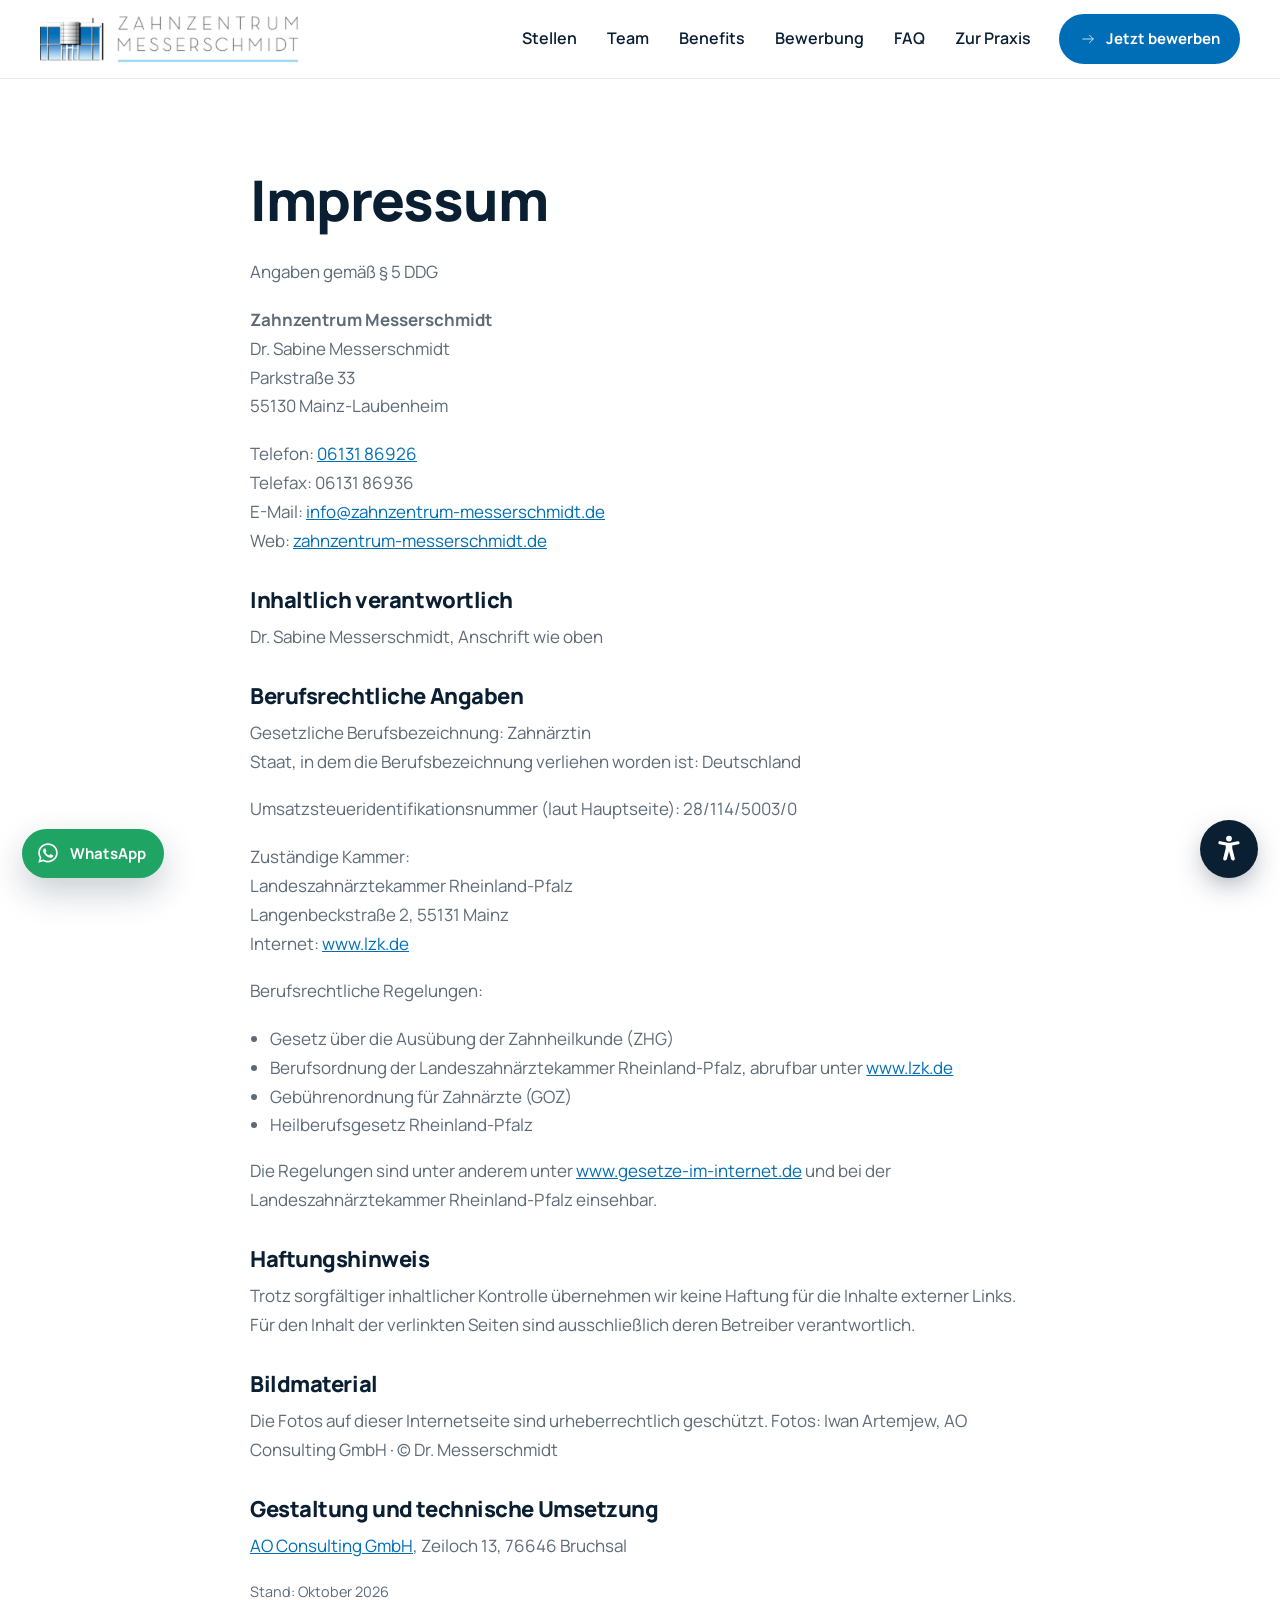
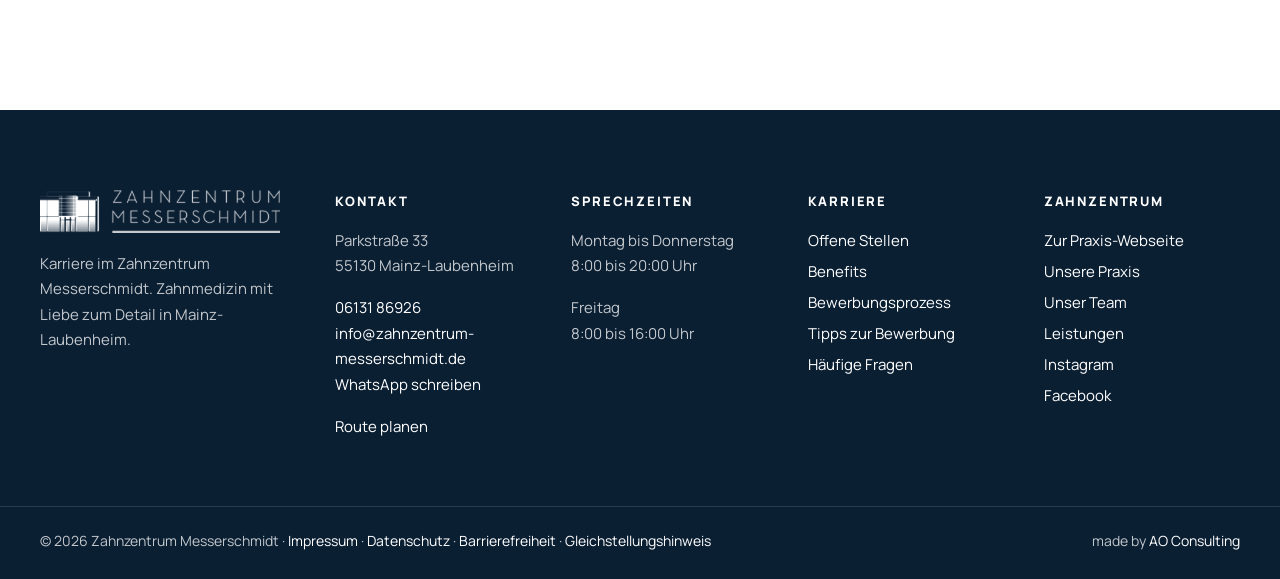
<file: website/rechtliches/impressum.html>
<!doctype html>
<html lang="de">
<head>
<meta charset="utf-8">
<meta name="viewport" content="width=device-width, initial-scale=1">
<title>Impressum | Karriere im Zahnzentrum Messerschmidt</title>
<meta name="description" content="Impressum der Karriereseite des Zahnzentrums Messerschmidt in Mainz-Laubenheim: Anbieter, Kontakt, Berufsrecht.">
<meta name="robots" content="index, follow">
<link rel="canonical" href="https://zahnzentrum-messerschmidt-karriere.de/rechtliches/impressum.html">
<link rel="icon" href="../assets/img/favicon-32.png" type="image/png" sizes="32x32">
<link rel="apple-touch-icon" href="../assets/img/apple-touch-icon.png">
<link rel="preload" href="../assets/fonts/manrope-latin-800-normal.woff2" as="font" type="font/woff2" crossorigin>
<link rel="stylesheet" href="../assets/css/einwilligung.css?v=bdec8e14">
<link rel="stylesheet" href="../assets/css/barrierefreiheit.css?v=439c8efa">
<link rel="stylesheet" href="../assets/css/stil.css?v=885f09e5">
<link rel="stylesheet" href="../assets/css/karriere.css?v=f38d5ffc">
</head>
<body>
<!-- RAHMEN:KOPF -->
<a class="skip" href="#inhalt">Zum Inhalt springen</a>
<header class="kopf">
  <div class="wrap kopf-zeile">
    <a class="logo" href="../index.html" aria-label="Zahnzentrum Messerschmidt Karriere, zur Startseite">
      <img class="logo-farbe" src="../assets/img/logo-quer.png" alt="Zahnzentrum Messerschmidt" width="650" height="116">
      <img class="logo-weiss" src="../assets/img/logo-quer-weiss.png" alt="" width="650" height="116">
    </a>
    <nav class="hauptnavi" id="navi" aria-label="Hauptnavigation">
      <a href="index.html#stellen">Stellen</a>
      <a href="index.html#team">Team</a>
      <a href="index.html#benefits">Benefits</a>
      <a href="index.html#prozess">Bewerbung</a>
      <a href="index.html#faq">FAQ</a>
      <a href="https://zahnzentrum-messerschmidt.de/" rel="noopener" target="_blank">Zur Praxis</a>
    </nav>
    <a class="knopf knopf-klein kopf-knopf" href="index.html#stellen"><svg class="ikon-klein" viewBox="0 0 48 48" fill="none" stroke="currentColor" stroke-width="2" stroke-linecap="round" stroke-linejoin="round" aria-hidden="true"><path d="M10 24h28M28 14l10 10-10 10"/></svg><span>Jetzt bewerben</span></a>
    <button class="navi-schalter" aria-expanded="false" aria-controls="navi" aria-label="Menü öffnen"><span></span><span></span><span></span></button>
  </div>
</header>
<!-- /RAHMEN:KOPF -->
<!--
  Angaben übernommen aus dem Impressum der Hauptseite https://zahnzentrum-messerschmidt.de/impressum/ (ausgelesen 06.10.2026,
  Vorgabe Awan: „Impressum und DS erstmal von der Mainpage“). VON DER KUNDIN ZU PRÜFEN, insbesondere:
  - „Umsatzsteueridentifikationsnummer 28/114/5003/0“: Format einer Steuernummer, keine USt-IdNr., klären oder weglassen.
  - Bildnachweis: Shooting von Iwan Artemjew, Fotograf der AO Consulting GmbH (bestätigt von Awan 06.10.2026).
  - Angaben zu Haftung/Abmahnung/Copyright der Hauptseite bewusst nicht übernommen (keine Pflichtangaben).
-->
<main id="inhalt" class="wrap rechtstext">
<h1>Impressum</h1>
<p>Angaben gemäß § 5 DDG</p>
<p><strong>Zahnzentrum Messerschmidt</strong><br>Dr. Sabine Messerschmidt<br>Parkstraße 33<br>55130 Mainz-Laubenheim</p>
<p>Telefon: <a href="tel:+49613186926">06131 86926</a><br>Telefax: 06131 86936<br>E-Mail: <a href="mailto:info@zahnzentrum-messerschmidt.de">info@zahnzentrum-messerschmidt.de</a><br>Web: <a href="https://zahnzentrum-messerschmidt.de" rel="noopener" target="_blank">zahnzentrum-messerschmidt.de</a></p>

<h2>Inhaltlich verantwortlich</h2>
<p>Dr. Sabine Messerschmidt, Anschrift wie oben</p>

<h2>Berufsrechtliche Angaben</h2>
<p>Gesetzliche Berufsbezeichnung: Zahnärztin<br>Staat, in dem die Berufsbezeichnung verliehen worden ist: Deutschland</p>
<p>Umsatzsteueridentifikationsnummer (laut Hauptseite): 28/114/5003/0</p>
<p>Zuständige Kammer:<br>Landeszahnärztekammer Rheinland-Pfalz<br>Langenbeckstraße 2, 55131 Mainz<br>Internet: <a href="https://www.lzk.de" rel="noopener">www.lzk.de</a></p>
<p>Berufsrechtliche Regelungen:</p>
<ul>
  <li>Gesetz über die Ausübung der Zahnheilkunde (ZHG)</li>
  <li>Berufsordnung der Landeszahnärztekammer Rheinland-Pfalz, abrufbar unter <a href="https://www.lzk.de" rel="noopener">www.lzk.de</a></li>
  <li>Gebührenordnung für Zahnärzte (GOZ)</li>
  <li>Heilberufsgesetz Rheinland-Pfalz</li>
</ul>
<p>Die Regelungen sind unter anderem unter <a href="https://www.gesetze-im-internet.de" rel="noopener">www.gesetze-im-internet.de</a> und bei der Landeszahnärztekammer Rheinland-Pfalz einsehbar.</p>

<h2>Haftungshinweis</h2>
<p>Trotz sorgfältiger inhaltlicher Kontrolle übernehmen wir keine Haftung für die Inhalte externer Links. Für den Inhalt der verlinkten Seiten sind ausschließlich deren Betreiber verantwortlich.</p>

<h2>Bildmaterial</h2>
<p>Die Fotos auf dieser Internetseite sind urheberrechtlich geschützt. Fotos: Iwan Artemjew, AO Consulting GmbH · © Dr. Messerschmidt</p>

<h2>Gestaltung und technische Umsetzung</h2>
<p><a href="https://ao-consult.de" rel="noopener">AO Consulting GmbH</a>, Zeiloch 13, 76646 Bruchsal</p>

<p class="klein">Stand: Oktober 2026</p>
</main>
<!-- RAHMEN:FUSS -->
<footer class="fuss">
  <div class="wrap fuss-raster">
    <div class="fuss-marke">
      <img src="../assets/img/logo-quer-weiss.png" alt="Zahnzentrum Messerschmidt" width="650" height="116" loading="lazy">
      <p>Karriere im Zahnzentrum Messerschmidt. Zahnmedizin mit Liebe zum Detail in Mainz-Laubenheim.</p>
    </div>
    <div>
      <p class="fuss-titel">Kontakt</p>
      <p>Parkstraße 33<br>55130 Mainz-Laubenheim</p>
      <p><a href="tel:+49613186926">06131 86926</a><br><a href="mailto:info@zahnzentrum-messerschmidt.de">info@zahnzentrum-messerschmidt.de</a><br><a href="https://wa.me/4915154321140" rel="noopener" target="_blank">WhatsApp schreiben</a></p>
      <p><a href="https://www.google.com/maps/dir/?api=1&amp;destination=Parkstra%C3%9Fe%2033%2C%2055130%20Mainz" rel="noopener" target="_blank">Route planen</a></p>
    </div>
    <div>
      <p class="fuss-titel">Sprechzeiten</p>
      <p>Montag bis Donnerstag<br>8:00 bis 20:00 Uhr</p>
      <p>Freitag<br>8:00 bis 16:00 Uhr</p>
    </div>
    <div>
      <p class="fuss-titel">Karriere</p>
      <ul class="fuss-liste">
        <li><a href="index.html#stellen">Offene Stellen</a></li>
        <li><a href="index.html#benefits">Benefits</a></li>
        <li><a href="index.html#prozess">Bewerbungsprozess</a></li>
        <li><a href="index.html#tipps">Tipps zur Bewerbung</a></li>
        <li><a href="index.html#faq">Häufige Fragen</a></li>
      </ul>
    </div>
    <div>
      <p class="fuss-titel">Zahnzentrum</p>
      <ul class="fuss-liste">
        <li><a href="https://zahnzentrum-messerschmidt.de/" rel="noopener" target="_blank">Zur Praxis-Webseite</a></li>
        <li><a href="https://zahnzentrum-messerschmidt.de/praxis.html" rel="noopener" target="_blank">Unsere Praxis</a></li>
        <li><a href="https://zahnzentrum-messerschmidt.de/team.html" rel="noopener" target="_blank">Unser Team</a></li>
        <li><a href="https://zahnzentrum-messerschmidt.de/leistungen.html" rel="noopener" target="_blank">Leistungen</a></li>
        <li><a href="https://www.instagram.com/zahnzentrum_messerschmidt/" rel="noopener" target="_blank">Instagram</a></li>
        <li><a href="https://www.facebook.com/zahnzentrummesserschmidt/" rel="noopener" target="_blank">Facebook</a></li>
      </ul>
    </div>
  </div>
  <div class="wrap fuss-unten">
    <p>© <span data-jahr>2026</span> Zahnzentrum Messerschmidt · <a href="../rechtliches/impressum.html">Impressum</a> · <a href="../rechtliches/datenschutz.html">Datenschutz</a><span data-einwilligung-huelle> · <button type="button" class="ein-ausloeser" data-einwilligung-oeffnen>Cookie-Einstellungen</button></span> · <a href="../rechtliches/barrierefreiheit.html">Barrierefreiheit</a> · <a href="../rechtliches/gleichstellungshinweis.html">Gleichstellungshinweis</a></p>
    <p>made by <a href="https://ao-consult.de" rel="noopener">AO Consulting</a></p>
  </div>
  <nav class="schnellleiste" aria-label="Schnellzugriff">
    <a href="tel:+49613186926"><svg class="ikon-klein" viewBox="0 0 48 48" fill="none" stroke="currentColor" stroke-width="2" stroke-linecap="round" stroke-linejoin="round" aria-hidden="true"><path d="M14 6l6 1 3 8-4 3a22 22 0 0 0 11 11l3-4 8 3 1 6c0 3-3 5-6 5C20 39 9 28 9 12c0-3 2-6 5-6z"/></svg><span>Anrufen</span></a>
    <a href="https://wa.me/4915154321140?text=Hallo%2C%20ich%20interessiere%20mich%20f%C3%BCr%20eine%20Stelle%20im%20Zahnzentrum%20Messerschmidt." rel="noopener" target="_blank"><svg class="ikon-wa" viewBox="0 0 32 32" aria-hidden="true"><path fill="currentColor" d="M16 3C8.8 3 3 8.7 3 15.8c0 2.5.7 4.8 2 6.8L3 29l6.6-2c1.9 1 4.1 1.6 6.4 1.6 7.2 0 13-5.7 13-12.8S23.2 3 16 3zm0 23.4c-2 0-4-.6-5.7-1.6l-.4-.2-3.9 1.2 1.2-3.8-.3-.4a10.4 10.4 0 0 1-1.7-5.8C5.2 10 10 5.3 16 5.3S26.8 10 26.8 15.8 22 26.4 16 26.4zm5.9-7.8c-.3-.2-1.9-.9-2.2-1s-.5-.2-.7.2-.8 1-1 1.2-.4.2-.7.1c-.3-.2-1.4-.5-2.6-1.6-1-.9-1.6-1.9-1.8-2.2-.2-.3 0-.5.1-.7l.5-.6.3-.5c.1-.2 0-.4 0-.6l-1-2.4c-.3-.6-.5-.5-.7-.5h-.6c-.2 0-.6.1-.9.4-.3.3-1.2 1.1-1.2 2.7s1.2 3.1 1.4 3.4c.2.2 2.4 3.6 5.7 5 .8.4 1.4.6 1.9.7.8.3 1.6.2 2.2.1.7-.1 1.9-.8 2.2-1.5.3-.7.3-1.4.2-1.5-.1-.2-.3-.3-.6-.4z"/></svg><span>WhatsApp</span></a>
    <a href="index.html#stellen"><svg class="ikon-klein" viewBox="0 0 48 48" fill="none" stroke="currentColor" stroke-width="2" stroke-linecap="round" stroke-linejoin="round" aria-hidden="true"><path d="M10 24h28M28 14l10 10-10 10"/></svg><span>Stellen</span></a>
  </nav>
</footer>
<a class="whatsapp-schwebend" href="https://wa.me/4915154321140?text=Hallo%2C%20ich%20interessiere%20mich%20f%C3%BCr%20eine%20Stelle%20im%20Zahnzentrum%20Messerschmidt." rel="noopener" target="_blank" aria-label="Per WhatsApp schreiben"><svg viewBox="0 0 32 32" aria-hidden="true"><path fill="currentColor" d="M16 3C8.8 3 3 8.7 3 15.8c0 2.5.7 4.8 2 6.8L3 29l6.6-2c1.9 1 4.1 1.6 6.4 1.6 7.2 0 13-5.7 13-12.8S23.2 3 16 3zm0 23.4c-2 0-4-.6-5.7-1.6l-.4-.2-3.9 1.2 1.2-3.8-.3-.4a10.4 10.4 0 0 1-1.7-5.8C5.2 10 10 5.3 16 5.3S26.8 10 26.8 15.8 22 26.4 16 26.4zm5.9-7.8c-.3-.2-1.9-.9-2.2-1s-.5-.2-.7.2-.8 1-1 1.2-.4.2-.7.1c-.3-.2-1.4-.5-2.6-1.6-1-.9-1.6-1.9-1.8-2.2-.2-.3 0-.5.1-.7l.5-.6.3-.5c.1-.2 0-.4 0-.6l-1-2.4c-.3-.6-.5-.5-.7-.5h-.6c-.2 0-.6.1-.9.4-.3.3-1.2 1.1-1.2 2.7s1.2 3.1 1.4 3.4c.2.2 2.4 3.6 5.7 5 .8.4 1.4.6 1.9.7.8.3 1.6.2 2.2.1.7-.1 1.9-.8 2.2-1.5.3-.7.3-1.4.2-1.5-.1-.2-.3-.3-.6-.4z"/></svg><span>WhatsApp</span></a>
<script src="../assets/js/konfiguration.js?v=568c08fa"></script>
<script src="../assets/js/ao-konfiguration.js?v=af307e6b" defer></script>
<script src="../assets/js/einwilligung.js?v=666629e5" defer></script>
<script src="../assets/js/barrierefreiheit.js?v=6e360ef9" defer></script>
<script src="../assets/js/app.js?v=5ee510da" defer></script>
<script src="../assets/js/statistik.js?v=57d46b9d" defer></script>
<!-- /RAHMEN:FUSS -->
</body>
</html>
</file>
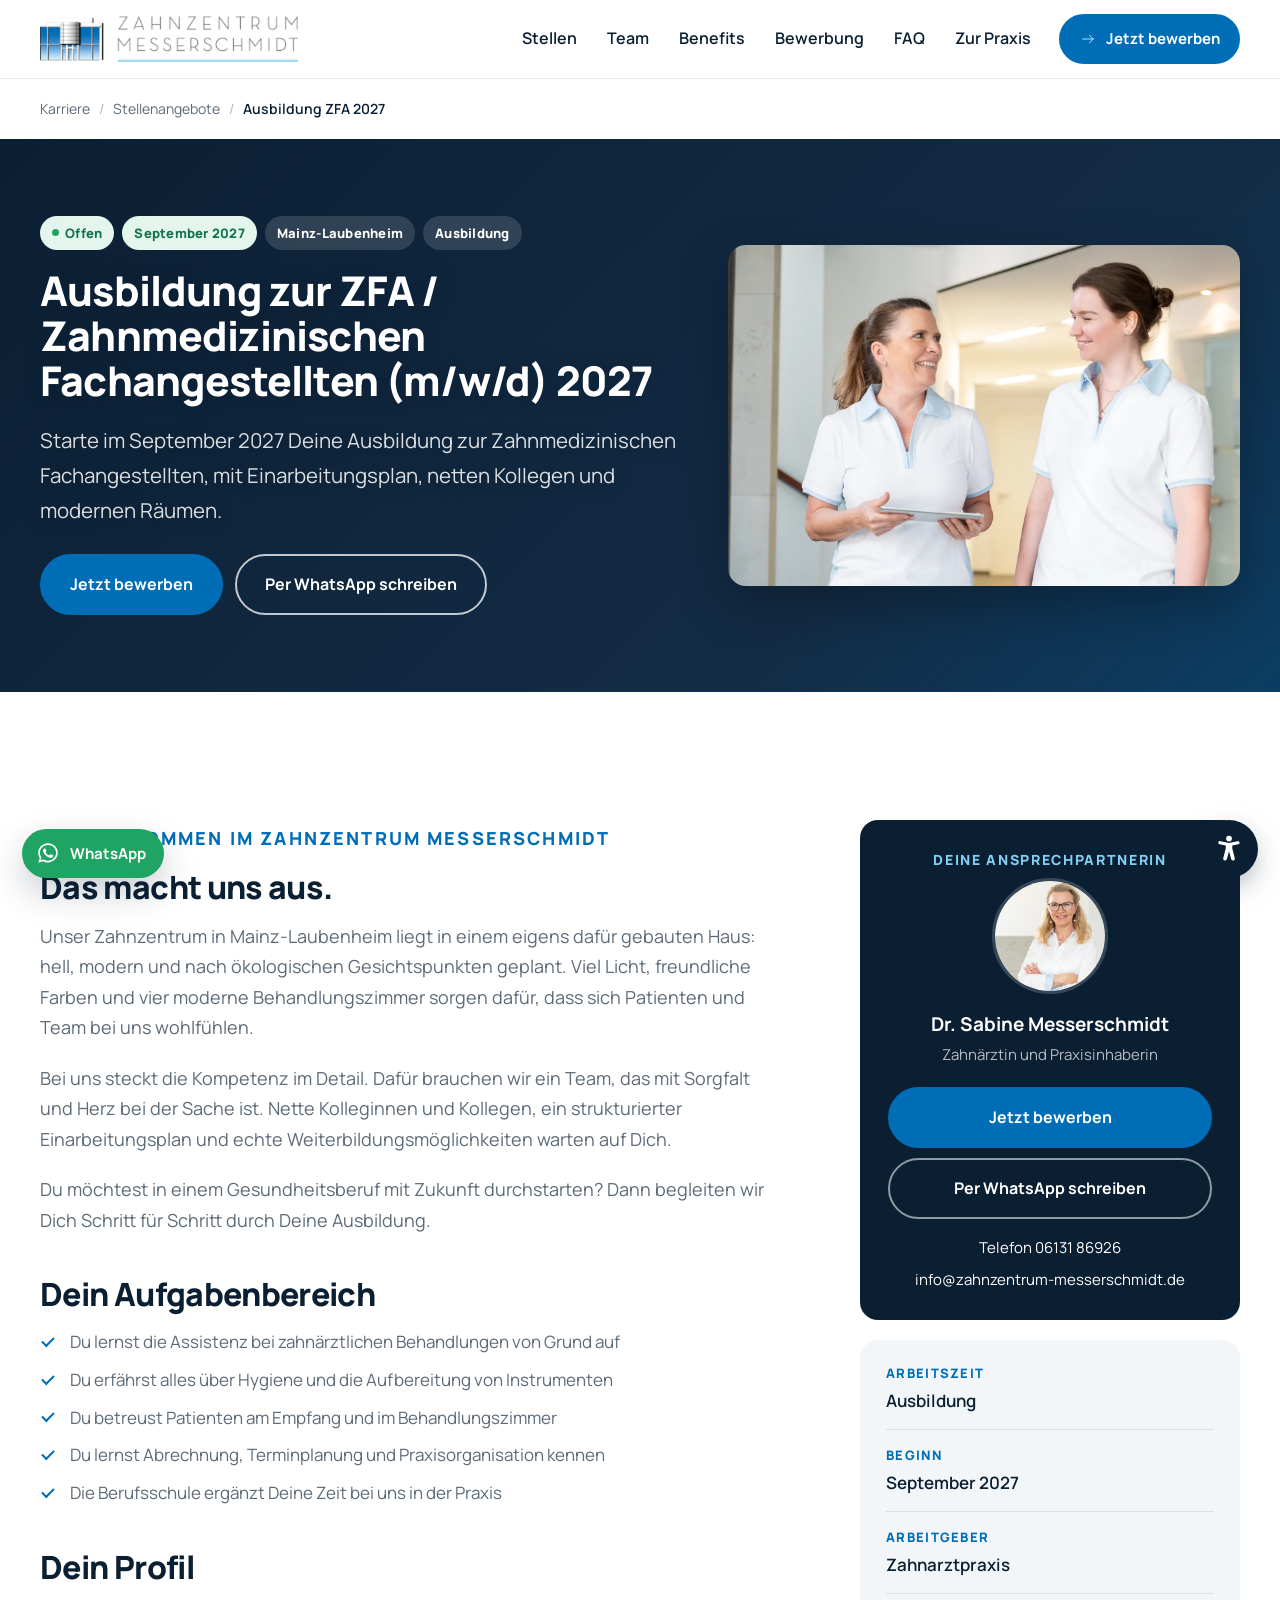
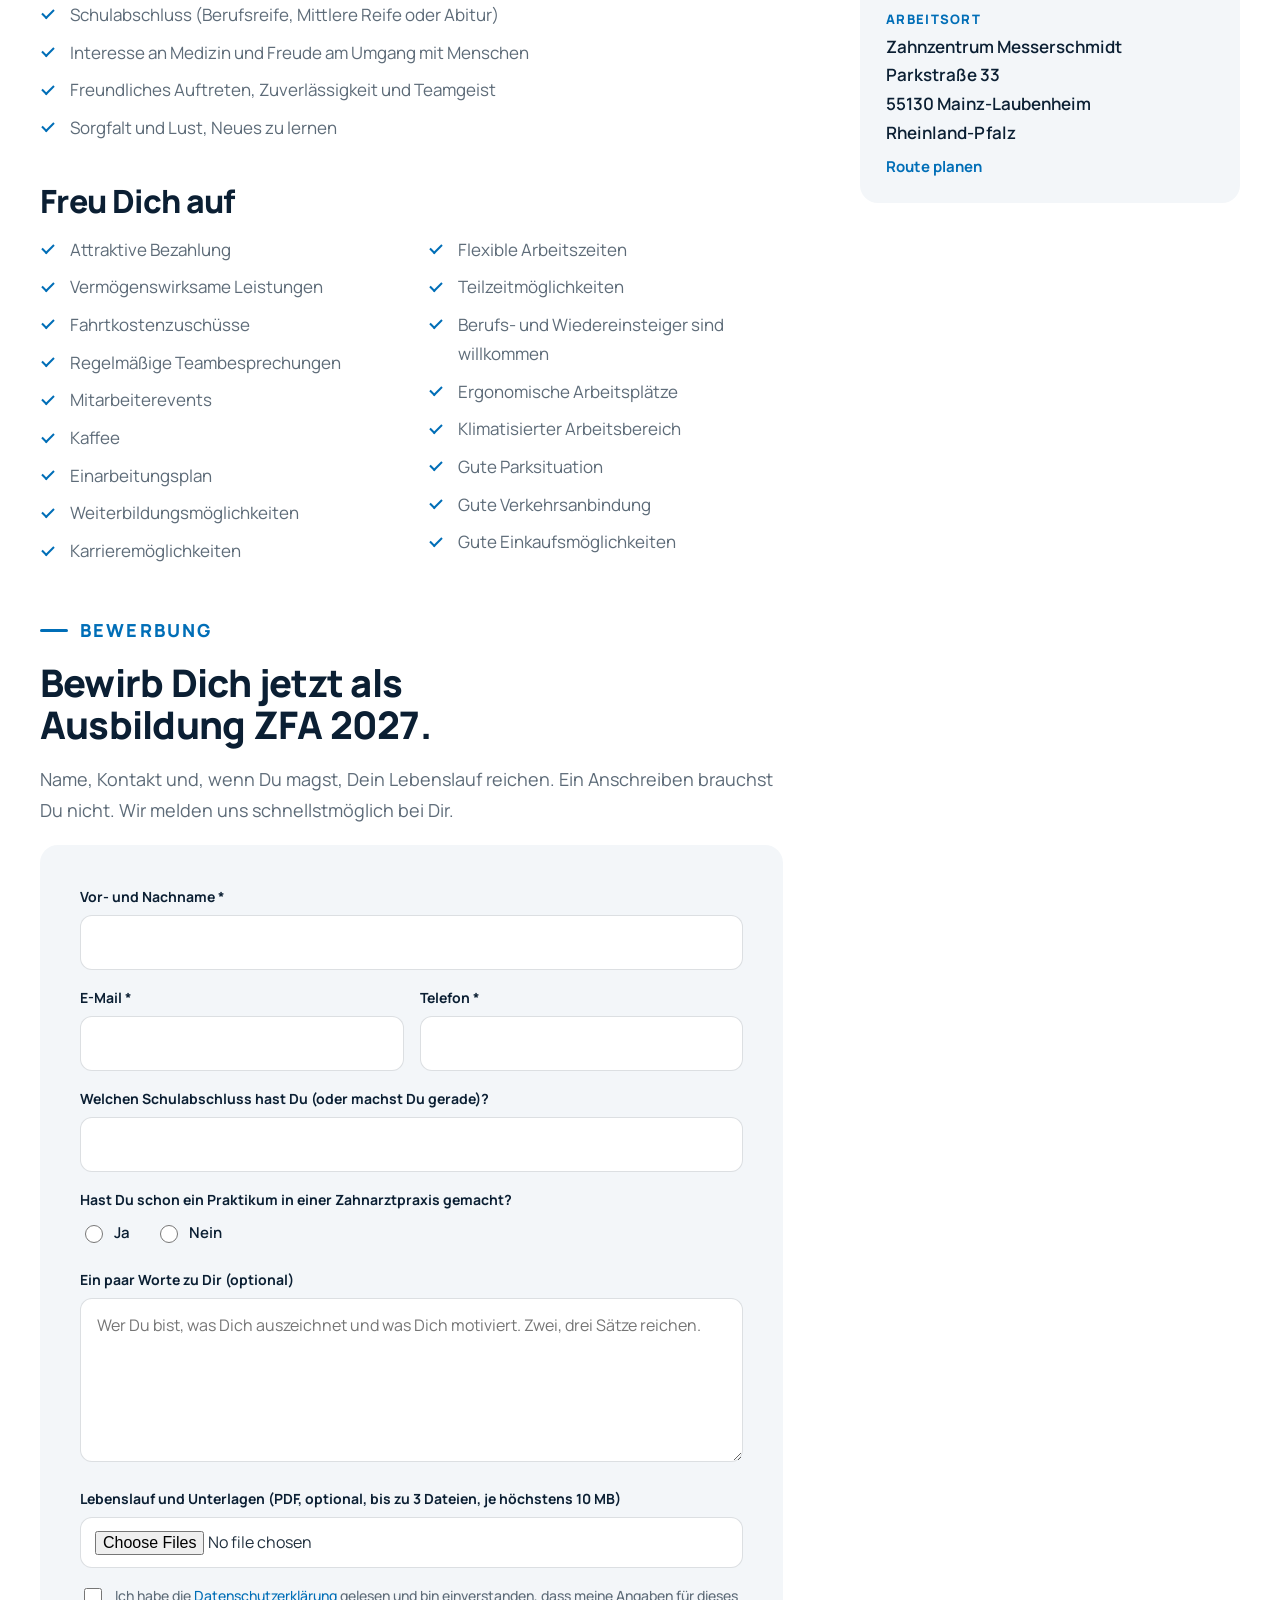
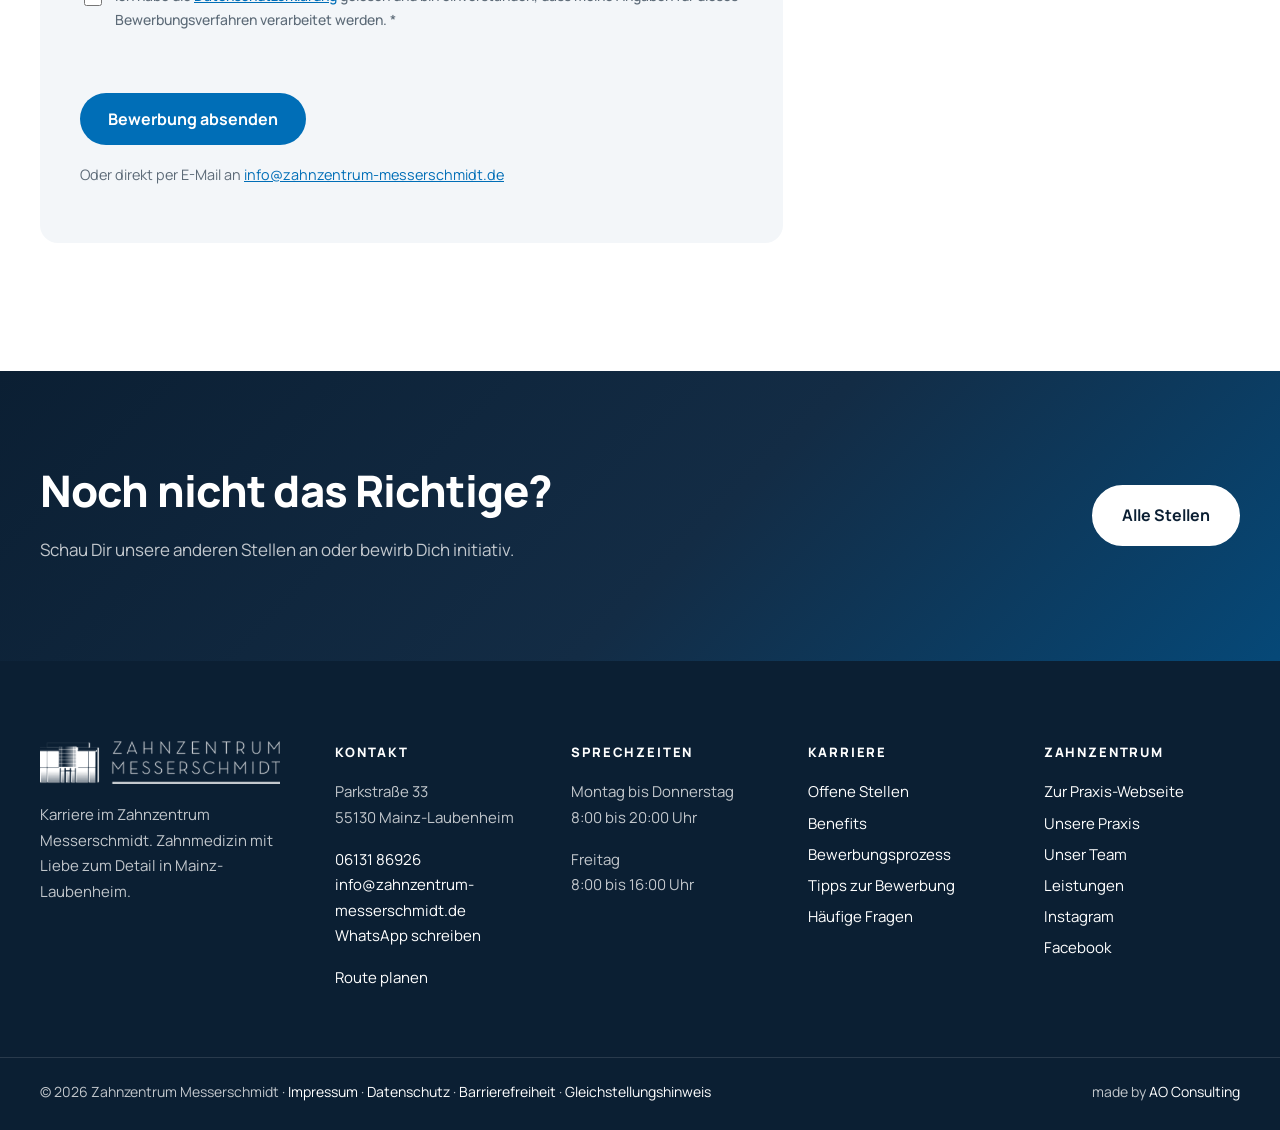
<file: website/stellen/ausbildung-zfa-mainz.html>
<!doctype html>
<html lang="de">
<head>
<meta charset="utf-8">
<meta name="viewport" content="width=device-width, initial-scale=1">
<title>Ausbildung ZFA 2027 in Mainz | Zahnzentrum Messerschmidt</title>
<meta name="description" content="Ausbildung ZFA 2027 in Mainz-Laubenheim bei Zahnzentrum Messerschmidt: Starte im September 2027 Deine Ausbildung zur Zahnmedizinischen Fachangestellten…">
<meta name="robots" content="index, follow">
<link rel="canonical" href="https://zahnzentrum-messerschmidt-karriere.de/stellen/ausbildung-zfa-mainz.html">
<meta property="og:type" content="website">
<meta property="og:locale" content="de_DE">
<meta property="og:site_name" content="Karriere im Zahnzentrum Messerschmidt">
<meta property="og:title" content="Ausbildung ZFA 2027 in Mainz | Zahnzentrum Messerschmidt">
<meta property="og:description" content="Ausbildung ZFA 2027 in Mainz-Laubenheim bei Zahnzentrum Messerschmidt: Starte im September 2027 Deine Ausbildung zur Zahnmedizinischen Fachangestellten…">
<meta property="og:url" content="https://zahnzentrum-messerschmidt-karriere.de/stellen/ausbildung-zfa-mainz.html">
<meta property="og:image" content="https://zahnzentrum-messerschmidt-karriere.de/assets/img/stelle-ausbildung-flur.jpg">
<meta name="twitter:card" content="summary_large_image">
<meta name="theme-color" content="#0b1f33">
<link rel="icon" href="../assets/img/favicon-32.png" type="image/png" sizes="32x32">
<link rel="apple-touch-icon" href="../assets/img/apple-touch-icon.png">
<link rel="preload" href="../assets/fonts/manrope-latin-800-normal.woff2" as="font" type="font/woff2" crossorigin>
<link rel="stylesheet" href="../assets/css/einwilligung.css?v=bdec8e14">
<link rel="stylesheet" href="../assets/css/barrierefreiheit.css?v=439c8efa">
<link rel="stylesheet" href="../assets/css/stil.css?v=885f09e5">
<link rel="stylesheet" href="../assets/css/karriere.css?v=f38d5ffc">
<script type="application/ld+json">
{
  "@context": "https://schema.org/",
  "@type": "JobPosting",
  "title": "Ausbildung zur ZFA / Zahnmedizinischen Fachangestellten (m/w/d) 2027",
  "description": "<p>Unser Zahnzentrum in Mainz-Laubenheim liegt in einem eigens dafür gebauten Haus: hell, modern und nach ökologischen Gesichtspunkten geplant. Viel Licht, freundliche Farben und vier moderne Behandlungszimmer sorgen dafür, dass sich Patienten und Team bei uns wohlfühlen.</p><p>Bei uns steckt die Kompetenz im Detail. Dafür brauchen wir ein Team, das mit Sorgfalt und Herz bei der Sache ist. Nette Kolleginnen und Kollegen, ein strukturierter Einarbeitungsplan und echte Weiterbildungsmöglichkeiten warten auf Dich.</p><p>Du möchtest in einem Gesundheitsberuf mit Zukunft durchstarten? Dann begleiten wir Dich Schritt für Schritt durch Deine Ausbildung.</p><h3>Dein Aufgabenbereich</h3><ul><li>Du lernst die Assistenz bei zahnärztlichen Behandlungen von Grund auf</li><li>Du erfährst alles über Hygiene und die Aufbereitung von Instrumenten</li><li>Du betreust Patienten am Empfang und im Behandlungszimmer</li><li>Du lernst Abrechnung, Terminplanung und Praxisorganisation kennen</li><li>Die Berufsschule ergänzt Deine Zeit bei uns in der Praxis</li></ul><h3>Dein Profil</h3><ul><li>Schulabschluss (Berufsreife, Mittlere Reife oder Abitur)</li><li>Interesse an Medizin und Freude am Umgang mit Menschen</li><li>Freundliches Auftreten, Zuverlässigkeit und Teamgeist</li><li>Sorgfalt und Lust, Neues zu lernen</li></ul><h3>Wir bieten</h3><ul><li>Attraktive Bezahlung</li><li>Vermögenswirksame Leistungen</li><li>Fahrtkostenzuschüsse</li><li>Regelmäßige Teambesprechungen</li><li>Mitarbeiterevents</li><li>Kaffee</li><li>Einarbeitungsplan</li><li>Weiterbildungsmöglichkeiten</li><li>Karrieremöglichkeiten</li><li>Flexible Arbeitszeiten</li><li>Teilzeitmöglichkeiten</li><li>Berufs- und Wiedereinsteiger sind willkommen</li><li>Ergonomische Arbeitsplätze</li><li>Klimatisierter Arbeitsbereich</li><li>Gute Parksituation</li><li>Gute Verkehrsanbindung</li><li>Gute Einkaufsmöglichkeiten</li></ul>",
  "identifier": {
    "@type": "PropertyValue",
    "name": "Zahnzentrum Messerschmidt",
    "value": "ausbildung-zfa-mainz"
  },
  "datePosted": "2026-10-06",
  "validThrough": "2026-11-20T23:59:59+02:00",
  "employmentType": [
    "INTERN"
  ],
  "hiringOrganization": {
    "@type": "Organization",
    "name": "Zahnzentrum Messerschmidt",
    "sameAs": "https://zahnzentrum-messerschmidt.de",
    "logo": "https://zahnzentrum-messerschmidt-karriere.de/assets/img/logo-quer.png"
  },
  "jobLocation": {
    "@type": "Place",
    "address": {
      "@type": "PostalAddress",
      "streetAddress": "Parkstraße 33",
      "addressLocality": "Mainz-Laubenheim",
      "postalCode": "55130",
      "addressRegion": "Rheinland-Pfalz",
      "addressCountry": "DE"
    }
  },
  "directApply": true,
  "url": "https://zahnzentrum-messerschmidt-karriere.de/stellen/ausbildung-zfa-mainz.html",
  "qualifications": "Schulabschluss"
}
</script>
<script type="application/ld+json">
{"@context": "https://schema.org", "@type": "BreadcrumbList", "itemListElement": [{"@type": "ListItem", "position": 1, "name": "Karriere", "item": "https://zahnzentrum-messerschmidt-karriere.de/"}, {"@type": "ListItem", "position": 2, "name": "Offene Stellen", "item": "https://zahnzentrum-messerschmidt-karriere.de/#stellen"}, {"@type": "ListItem", "position": 3, "name": "Ausbildung ZFA 2027", "item": "https://zahnzentrum-messerschmidt-karriere.de/stellen/ausbildung-zfa-mainz.html"}]}
</script>
</head>
<body class="stellenseite">
<!-- generiert von scripts/bauen.py aus stellen/ausbildung-zfa-mainz.json. Nicht von Hand ändern, Änderungen in der JSON-Datei machen. -->

<a class="skip" href="#inhalt">Zum Inhalt springen</a>

<header class="kopf">
  <div class="wrap kopf-zeile">
    <a class="logo" href="../index.html" aria-label="Zahnzentrum Messerschmidt Karriere, zur Startseite">
      <img class="logo-farbe" src="../assets/img/logo-quer.png" alt="Zahnzentrum Messerschmidt" width="650" height="116">
      <img class="logo-weiss" src="../assets/img/logo-quer-weiss.png" alt="" width="650" height="116">
    </a>
    <nav class="hauptnavi" id="navi" aria-label="Hauptnavigation">
      <a href="../index.html#stellen">Stellen</a>
      <a href="../index.html#team">Team</a>
      <a href="../index.html#benefits">Benefits</a>
      <a href="../index.html#prozess">Bewerbung</a>
      <a href="../index.html#faq">FAQ</a>
      <a href="https://zahnzentrum-messerschmidt.de/" rel="noopener" target="_blank">Zur Praxis</a>
    </nav>
    <a class="knopf knopf-klein kopf-knopf" href="../index.html#stellen"><svg class="ikon-klein" viewBox="0 0 48 48" fill="none" stroke="currentColor" stroke-width="2" stroke-linecap="round" stroke-linejoin="round" aria-hidden="true"><path d="M10 24h28M28 14l10 10-10 10"/></svg><span>Jetzt bewerben</span></a>
    <button class="navi-schalter" aria-expanded="false" aria-controls="navi" aria-label="Menü öffnen"><span></span><span></span><span></span></button>
  </div>
</header>

<main id="inhalt">
  <nav class="wrap brotkrumen" aria-label="Brotkrümelnavigation">
    <a href="../index.html">Karriere</a> <span aria-hidden="true">/</span> <a href="../index.html#stellen">Stellenangebote</a> <span aria-hidden="true">/</span> <span aria-current="page">Ausbildung ZFA 2027</span>
  </nav>

  <section class="seitenkopf mit-bild stelle-kopf">
    <div class="seitenkopf-bild"><picture><source srcset="../assets/img/stelle-ausbildung-flur.webp" type="image/webp"><img src="../assets/img/stelle-ausbildung-flur.jpg" alt="Zwei Kolleginnen unterhalten sich im Flur der Praxis" width="1500" height="1000" fetchpriority="high"></picture></div>
    <div class="wrap seitenkopf-text">
      <p class="marken"><span class="marke marke-gruen">Offen</span><span class="marke marke-gruen">September 2027</span><span class="marke marke-grau">Mainz-Laubenheim</span><span class="marke marke-grau">Ausbildung</span></p>
      <h1>Ausbildung zur ZFA / Zahnmedizinischen Fachangestellten (m/w/d) 2027</h1>
      <p class="lead">Starte im September 2027 Deine Ausbildung zur Zahnmedizinischen Fachangestellten, mit Einarbeitungsplan, netten Kollegen und modernen Räumen.</p>
      <div class="knoepfe">
        <a class="knopf" href="#bewerben">Jetzt bewerben</a>
        <a class="knopf knopf-rand-hell" href="https://wa.me/4915154321140?text=Hallo%2C%20ich%20interessiere%20mich%20f%C3%BCr%20die%20Stelle%20Ausbildung%20ZFA%202027." rel="noopener" target="_blank">Per WhatsApp schreiben</a>
      </div>
    </div>
  </section>

  <!-- Zweispaltig: links Text und Formular, rechts klebend Ansprechpartnerin und Eckdaten.
       Auf dem Handy stehen Ansprechpartnerin und Eckdaten zuerst, damit der Kontakt oben bleibt. -->
  <div class="wrap abschnitt stelle-raster">
    <div class="stelle-text">
      <div class="text-block">
        <p class="dachzeile">Willkommen im Zahnzentrum Messerschmidt</p>
        <h2>Das macht uns aus.</h2>
        <p>Unser Zahnzentrum in Mainz-Laubenheim liegt in einem eigens dafür gebauten Haus: hell, modern und nach ökologischen Gesichtspunkten geplant. Viel Licht, freundliche Farben und vier moderne Behandlungszimmer sorgen dafür, dass sich Patienten und Team bei uns wohlfühlen.</p><p>Bei uns steckt die Kompetenz im Detail. Dafür brauchen wir ein Team, das mit Sorgfalt und Herz bei der Sache ist. Nette Kolleginnen und Kollegen, ein strukturierter Einarbeitungsplan und echte Weiterbildungsmöglichkeiten warten auf Dich.</p><p>Du möchtest in einem Gesundheitsberuf mit Zukunft durchstarten? Dann begleiten wir Dich Schritt für Schritt durch Deine Ausbildung.</p>
      </div>

      <div class="text-block">
        <h2>Dein Aufgabenbereich</h2>
        <ul class="haken-liste"><li>Du lernst die Assistenz bei zahnärztlichen Behandlungen von Grund auf</li><li>Du erfährst alles über Hygiene und die Aufbereitung von Instrumenten</li><li>Du betreust Patienten am Empfang und im Behandlungszimmer</li><li>Du lernst Abrechnung, Terminplanung und Praxisorganisation kennen</li><li>Die Berufsschule ergänzt Deine Zeit bei uns in der Praxis</li></ul>
      </div>

      <div class="text-block">
        <h2>Dein Profil</h2>
        <ul class="haken-liste"><li>Schulabschluss (Berufsreife, Mittlere Reife oder Abitur)</li><li>Interesse an Medizin und Freude am Umgang mit Menschen</li><li>Freundliches Auftreten, Zuverlässigkeit und Teamgeist</li><li>Sorgfalt und Lust, Neues zu lernen</li></ul>
      </div>

      <div class="text-block">
        <h2>Freu Dich auf</h2>
        <ul class="haken-liste benefits-liste"><li>Attraktive Bezahlung</li><li>Vermögenswirksame Leistungen</li><li>Fahrtkostenzuschüsse</li><li>Regelmäßige Teambesprechungen</li><li>Mitarbeiterevents</li><li>Kaffee</li><li>Einarbeitungsplan</li><li>Weiterbildungsmöglichkeiten</li><li>Karrieremöglichkeiten</li><li>Flexible Arbeitszeiten</li><li>Teilzeitmöglichkeiten</li><li>Berufs- und Wiedereinsteiger sind willkommen</li><li>Ergonomische Arbeitsplätze</li><li>Klimatisierter Arbeitsbereich</li><li>Gute Parksituation</li><li>Gute Verkehrsanbindung</li><li>Gute Einkaufsmöglichkeiten</li></ul>
      </div>

      <div id="bewerben" class="bewerben">
        <p class="dachzeile">Bewerbung</p>
        <h2>Bewirb Dich jetzt als Ausbildung ZFA 2027.</h2>
        <p>Name, Kontakt und, wenn Du magst, Dein Lebenslauf reichen. Ein Anschreiben brauchst Du nicht. Wir melden uns schnellstmöglich bei Dir.</p>

        <form class="formular bewerbungsformular" action="../bewerbung-senden.php" method="post" enctype="multipart/form-data" novalidate data-max-mb="10" data-max-dateien="3">
          <input type="hidden" name="stelle" value="ausbildung-zfa-mainz">
          <input type="hidden" name="zeit" value="">
          <div class="honigtopf" aria-hidden="true">
            <label>Webseite <input type="text" name="webseite" tabindex="-1" autocomplete="off"></label>
          </div>

          <div class="feld">
            <label for="name">Vor- und Nachname *</label>
            <input id="name" name="name" type="text" required autocomplete="name">
          </div>
          <div class="feld-reihe">
            <div class="feld">
              <label for="email">E-Mail *</label>
              <input id="email" name="email" type="email" required autocomplete="email">
            </div>
            <div class="feld">
              <label for="telefon">Telefon *</label>
              <input id="telefon" name="telefon" type="tel" required autocomplete="tel">
            </div>
          </div>

          <div class="feld"><label for="zf-schulabschluss">Welchen Schulabschluss hast Du (oder machst Du gerade)?</label><input id="zf-schulabschluss" name="zusatz[schulabschluss]" type="text"></div>
<fieldset class="feld"><legend>Hast Du schon ein Praktikum in einer Zahnarztpraxis gemacht?</legend><label><input type="radio" name="zusatz[praktikum]" value="ja"> Ja</label> <label><input type="radio" name="zusatz[praktikum]" value="nein"> Nein</label></fieldset>

          <div class="feld">
            <label for="nachricht">Ein paar Worte zu Dir (optional)</label>
            <textarea id="nachricht" name="nachricht" rows="5" placeholder="Wer Du bist, was Dich auszeichnet und was Dich motiviert. Zwei, drei Sätze reichen."></textarea>
          </div>

          <div class="feld">
            <label for="unterlagen">Lebenslauf und Unterlagen (PDF, optional, bis zu 3 Dateien, je höchstens 10 MB)</label>
            <input id="unterlagen" name="unterlagen[]" type="file" accept="application/pdf,.pdf" multiple>
          </div>

          <div class="feld feld-zustimmung">
            <label>
              <input type="checkbox" name="datenschutz" value="ja" required>
              <span>Ich habe die <a href="../rechtliches/datenschutz.html" target="_blank" rel="noopener">Datenschutzerklärung</a> gelesen und bin einverstanden, dass meine Angaben für dieses Bewerbungsverfahren verarbeitet werden. *</span>
            </label>
          </div>

          <p class="formular-meldung" role="status" aria-live="polite"></p>
          <button class="knopf" type="submit">Bewerbung absenden</button>
          <p class="klein">Oder direkt per E-Mail an <a href="mailto:info@zahnzentrum-messerschmidt.de?subject=Bewerbung:%20Ausbildung%20ZFA%202027">info@zahnzentrum-messerschmidt.de</a></p>
        </form>
      </div>
    </div>

    <aside class="stelle-seite" aria-label="Ansprechpartnerin und Eckdaten">
      <div class="ansprech-karte"><p class="klein-titel">Deine Ansprechpartnerin</p><img src="../assets/img/ansprechpartner.jpg" alt="Dr. Sabine Messerschmidt" width="116" height="116" loading="lazy"><p class="ansprech-name"><strong>Dr. Sabine Messerschmidt</strong><br><span>Zahnärztin und Praxisinhaberin</span></p><a class="knopf" href="#bewerben">Jetzt bewerben</a><a class="knopf knopf-rand" href="https://wa.me/4915154321140?text=Hallo%2C%20ich%20interessiere%20mich%20f%C3%BCr%20die%20Stelle%20Ausbildung%20ZFA%202027." rel="noopener" target="_blank">Per WhatsApp schreiben</a><p class="ansprech-kontakt"><a href="tel:+49613186926">Telefon 06131 86926</a></p><p class="ansprech-kontakt"><a href="mailto:info@zahnzentrum-messerschmidt.de">info@zahnzentrum-messerschmidt.de</a></p></div>
      <dl class="fakten">
        <div><dt>Arbeitszeit</dt><dd>Ausbildung</dd></div>
        <div><dt>Beginn</dt><dd>September 2027</dd></div>
        
        <div><dt>Arbeitgeber</dt><dd>Zahnarztpraxis</dd></div>
        <div><dt>Arbeitsort</dt><dd><address>Zahnzentrum Messerschmidt<br>Parkstraße 33<br>55130 Mainz-Laubenheim<br>Rheinland-Pfalz</address>
          <a class="mehr" href="https://www.google.com/maps/dir/?api=1&amp;destination=Parkstraße 33%2C%2055130%20Mainz-Laubenheim" rel="noopener" target="_blank">Route planen</a></dd></div>
      </dl>
    </aside>
  </div>

  <section class="band band-dunkel">
    <div class="wrap band-zeile">
      <div>
        <h2>Noch nicht das Richtige?</h2>
        <p>Schau Dir unsere anderen Stellen an oder bewirb Dich initiativ.</p>
      </div>
      <div class="knoepfe"><a class="knopf knopf-hell" href="../index.html#stellen">Alle Stellen</a></div>
    </div>
  </section>
</main>

<footer class="fuss">
  <div class="wrap fuss-raster">
    <div class="fuss-marke">
      <img src="../assets/img/logo-quer-weiss.png" alt="Zahnzentrum Messerschmidt" width="650" height="116" loading="lazy">
      <p>Karriere im Zahnzentrum Messerschmidt. Zahnmedizin mit Liebe zum Detail in Mainz-Laubenheim.</p>
    </div>
    <div>
      <p class="fuss-titel">Kontakt</p>
      <p>Parkstraße 33<br>55130 Mainz-Laubenheim</p>
      <p><a href="tel:+49613186926">06131 86926</a><br><a href="mailto:info@zahnzentrum-messerschmidt.de">info@zahnzentrum-messerschmidt.de</a><br><a href="https://wa.me/4915154321140" rel="noopener" target="_blank">WhatsApp schreiben</a></p>
      <p><a href="https://www.google.com/maps/dir/?api=1&amp;destination=Parkstra%C3%9Fe%2033%2C%2055130%20Mainz" rel="noopener" target="_blank">Route planen</a></p>
    </div>
    <div>
      <p class="fuss-titel">Sprechzeiten</p>
      <p>Montag bis Donnerstag<br>8:00 bis 20:00 Uhr</p>
      <p>Freitag<br>8:00 bis 16:00 Uhr</p>
    </div>
    <div>
      <p class="fuss-titel">Karriere</p>
      <ul class="fuss-liste">
        <li><a href="../index.html#stellen">Offene Stellen</a></li>
        <li><a href="../index.html#benefits">Benefits</a></li>
        <li><a href="../index.html#prozess">Bewerbungsprozess</a></li>
        <li><a href="../index.html#tipps">Tipps zur Bewerbung</a></li>
        <li><a href="../index.html#faq">Häufige Fragen</a></li>
      </ul>
    </div>
    <div>
      <p class="fuss-titel">Zahnzentrum</p>
      <ul class="fuss-liste">
        <li><a href="https://zahnzentrum-messerschmidt.de/" rel="noopener" target="_blank">Zur Praxis-Webseite</a></li>
        <li><a href="https://zahnzentrum-messerschmidt.de/praxis.html" rel="noopener" target="_blank">Unsere Praxis</a></li>
        <li><a href="https://zahnzentrum-messerschmidt.de/team.html" rel="noopener" target="_blank">Unser Team</a></li>
        <li><a href="https://zahnzentrum-messerschmidt.de/leistungen.html" rel="noopener" target="_blank">Leistungen</a></li>
        <li><a href="https://www.instagram.com/zahnzentrum_messerschmidt/" rel="noopener" target="_blank">Instagram</a></li>
        <li><a href="https://www.facebook.com/zahnzentrummesserschmidt/" rel="noopener" target="_blank">Facebook</a></li>
      </ul>
    </div>
  </div>
  <div class="wrap fuss-unten">
    <p>© <span data-jahr>2026</span> Zahnzentrum Messerschmidt · <a href="../rechtliches/impressum.html">Impressum</a> · <a href="../rechtliches/datenschutz.html">Datenschutz</a><span data-einwilligung-huelle> · <button type="button" class="ein-ausloeser" data-einwilligung-oeffnen>Cookie-Einstellungen</button></span> · <a href="../rechtliches/barrierefreiheit.html">Barrierefreiheit</a> · <a href="../rechtliches/gleichstellungshinweis.html">Gleichstellungshinweis</a></p>
    <p>made by <a href="https://ao-consult.de" rel="noopener">AO Consulting</a></p>
  </div>
  <nav class="schnellleiste" aria-label="Schnellzugriff">
    <a href="tel:+49613186926"><svg class="ikon-klein" viewBox="0 0 48 48" fill="none" stroke="currentColor" stroke-width="2" stroke-linecap="round" stroke-linejoin="round" aria-hidden="true"><path d="M14 6l6 1 3 8-4 3a22 22 0 0 0 11 11l3-4 8 3 1 6c0 3-3 5-6 5C20 39 9 28 9 12c0-3 2-6 5-6z"/></svg><span>Anrufen</span></a>
    <a href="https://wa.me/4915154321140?text=Hallo%2C%20ich%20interessiere%20mich%20f%C3%BCr%20eine%20Stelle%20im%20Zahnzentrum%20Messerschmidt." rel="noopener" target="_blank"><svg class="ikon-wa" viewBox="0 0 32 32" aria-hidden="true"><path fill="currentColor" d="M16 3C8.8 3 3 8.7 3 15.8c0 2.5.7 4.8 2 6.8L3 29l6.6-2c1.9 1 4.1 1.6 6.4 1.6 7.2 0 13-5.7 13-12.8S23.2 3 16 3zm0 23.4c-2 0-4-.6-5.7-1.6l-.4-.2-3.9 1.2 1.2-3.8-.3-.4a10.4 10.4 0 0 1-1.7-5.8C5.2 10 10 5.3 16 5.3S26.8 10 26.8 15.8 22 26.4 16 26.4zm5.9-7.8c-.3-.2-1.9-.9-2.2-1s-.5-.2-.7.2-.8 1-1 1.2-.4.2-.7.1c-.3-.2-1.4-.5-2.6-1.6-1-.9-1.6-1.9-1.8-2.2-.2-.3 0-.5.1-.7l.5-.6.3-.5c.1-.2 0-.4 0-.6l-1-2.4c-.3-.6-.5-.5-.7-.5h-.6c-.2 0-.6.1-.9.4-.3.3-1.2 1.1-1.2 2.7s1.2 3.1 1.4 3.4c.2.2 2.4 3.6 5.7 5 .8.4 1.4.6 1.9.7.8.3 1.6.2 2.2.1.7-.1 1.9-.8 2.2-1.5.3-.7.3-1.4.2-1.5-.1-.2-.3-.3-.6-.4z"/></svg><span>WhatsApp</span></a>
    <a href="../index.html#stellen"><svg class="ikon-klein" viewBox="0 0 48 48" fill="none" stroke="currentColor" stroke-width="2" stroke-linecap="round" stroke-linejoin="round" aria-hidden="true"><path d="M10 24h28M28 14l10 10-10 10"/></svg><span>Stellen</span></a>
  </nav>
</footer>
<a class="whatsapp-schwebend" href="https://wa.me/4915154321140?text=Hallo%2C%20ich%20interessiere%20mich%20f%C3%BCr%20eine%20Stelle%20im%20Zahnzentrum%20Messerschmidt." rel="noopener" target="_blank" aria-label="Per WhatsApp schreiben"><svg viewBox="0 0 32 32" aria-hidden="true"><path fill="currentColor" d="M16 3C8.8 3 3 8.7 3 15.8c0 2.5.7 4.8 2 6.8L3 29l6.6-2c1.9 1 4.1 1.6 6.4 1.6 7.2 0 13-5.7 13-12.8S23.2 3 16 3zm0 23.4c-2 0-4-.6-5.7-1.6l-.4-.2-3.9 1.2 1.2-3.8-.3-.4a10.4 10.4 0 0 1-1.7-5.8C5.2 10 10 5.3 16 5.3S26.8 10 26.8 15.8 22 26.4 16 26.4zm5.9-7.8c-.3-.2-1.9-.9-2.2-1s-.5-.2-.7.2-.8 1-1 1.2-.4.2-.7.1c-.3-.2-1.4-.5-2.6-1.6-1-.9-1.6-1.9-1.8-2.2-.2-.3 0-.5.1-.7l.5-.6.3-.5c.1-.2 0-.4 0-.6l-1-2.4c-.3-.6-.5-.5-.7-.5h-.6c-.2 0-.6.1-.9.4-.3.3-1.2 1.1-1.2 2.7s1.2 3.1 1.4 3.4c.2.2 2.4 3.6 5.7 5 .8.4 1.4.6 1.9.7.8.3 1.6.2 2.2.1.7-.1 1.9-.8 2.2-1.5.3-.7.3-1.4.2-1.5-.1-.2-.3-.3-.6-.4z"/></svg><span>WhatsApp</span></a>

<script src="../assets/js/konfiguration.js?v=568c08fa"></script>
<script src="../assets/js/ao-konfiguration.js?v=af307e6b" defer></script>
<script src="../assets/js/einwilligung.js?v=666629e5" defer></script>
<script src="../assets/js/barrierefreiheit.js?v=6e360ef9" defer></script>
<script src="../assets/js/app.js?v=5ee510da" defer></script>
<script src="../assets/js/statistik.js?v=57d46b9d" defer></script>
</body>
</html>
</file>
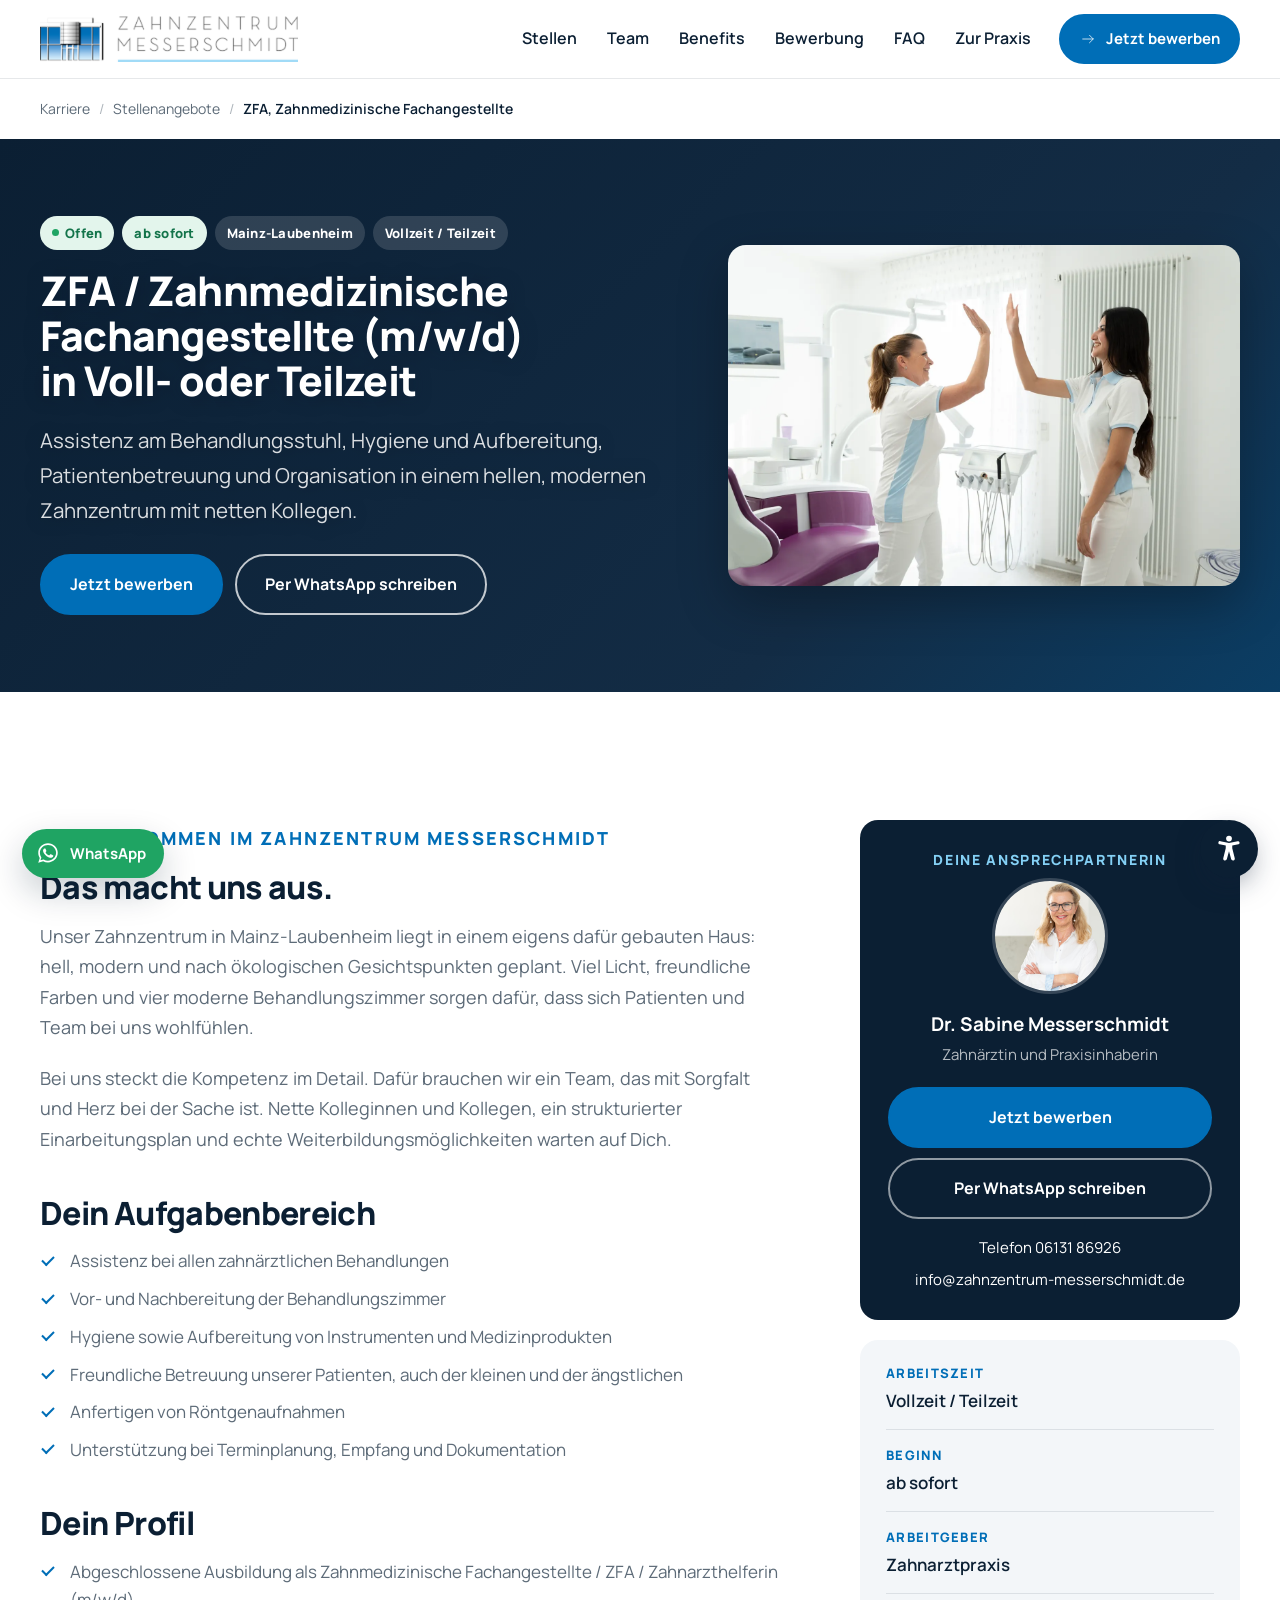
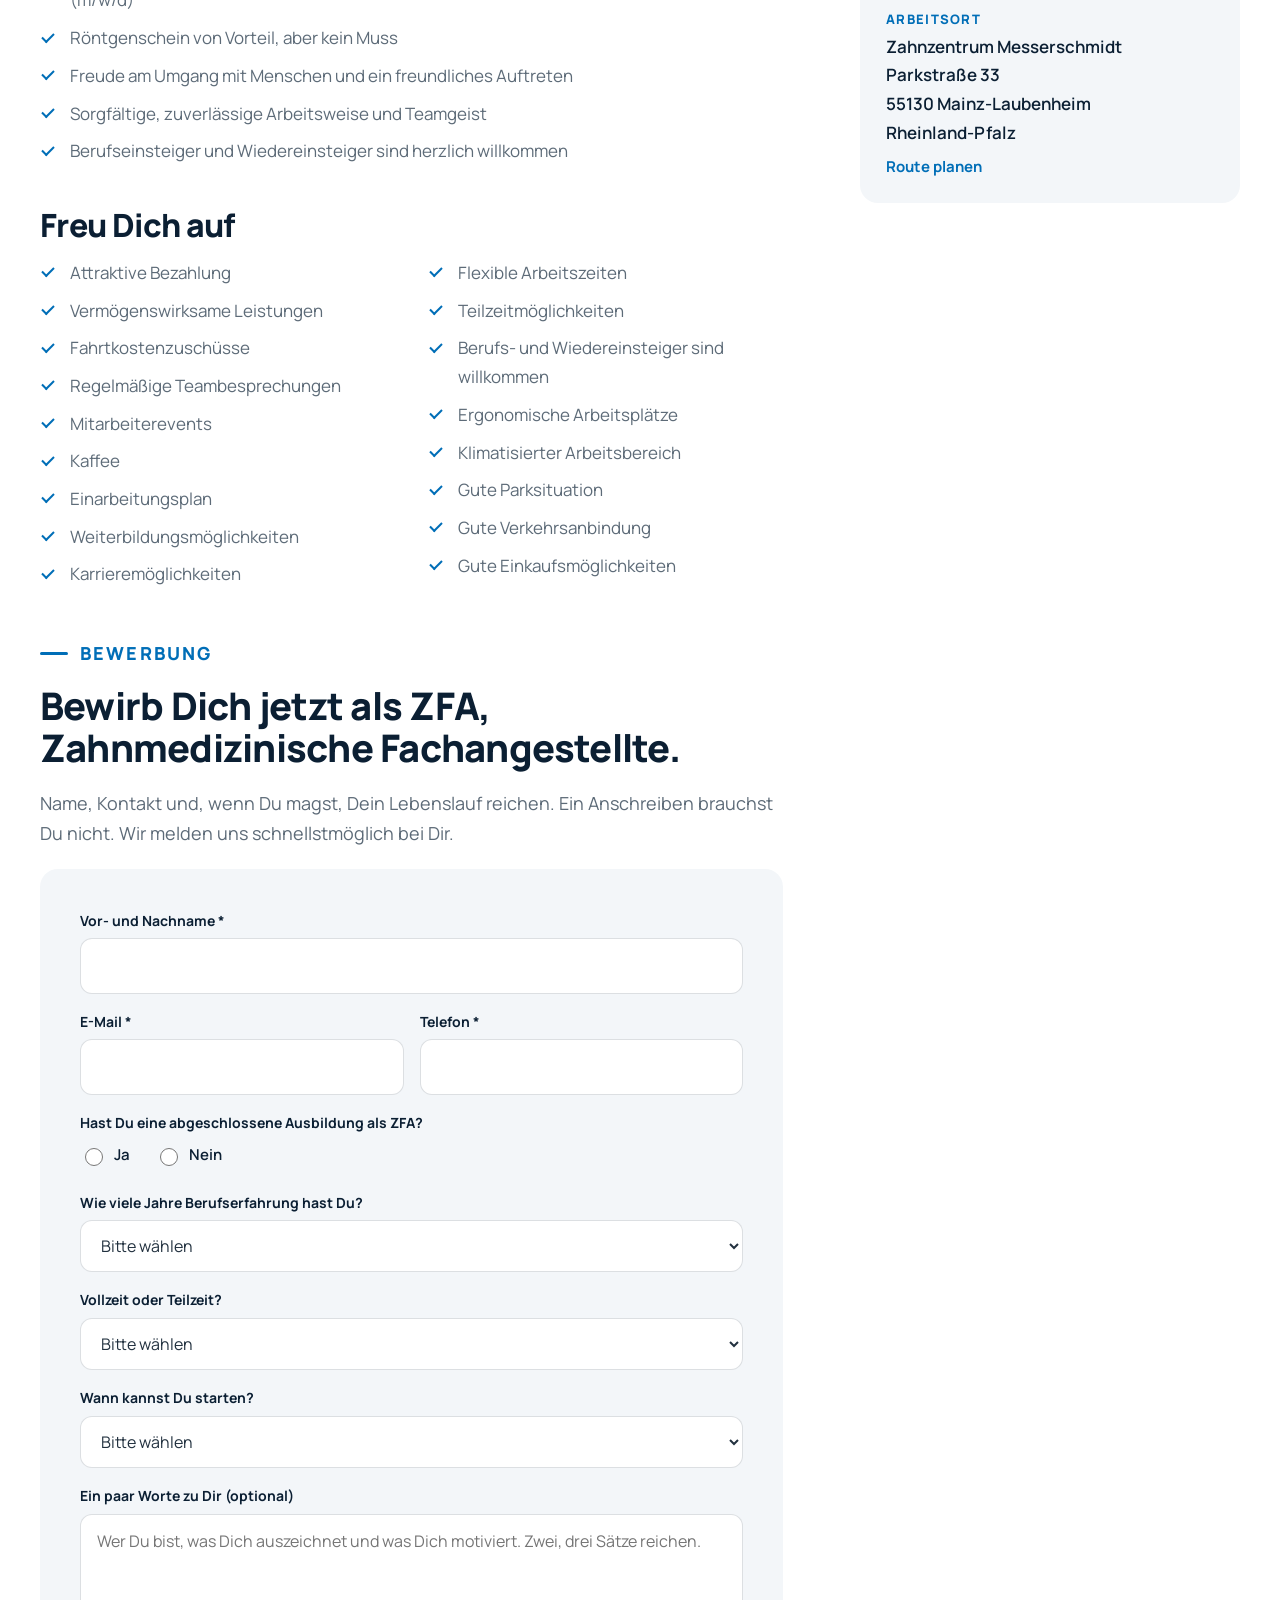
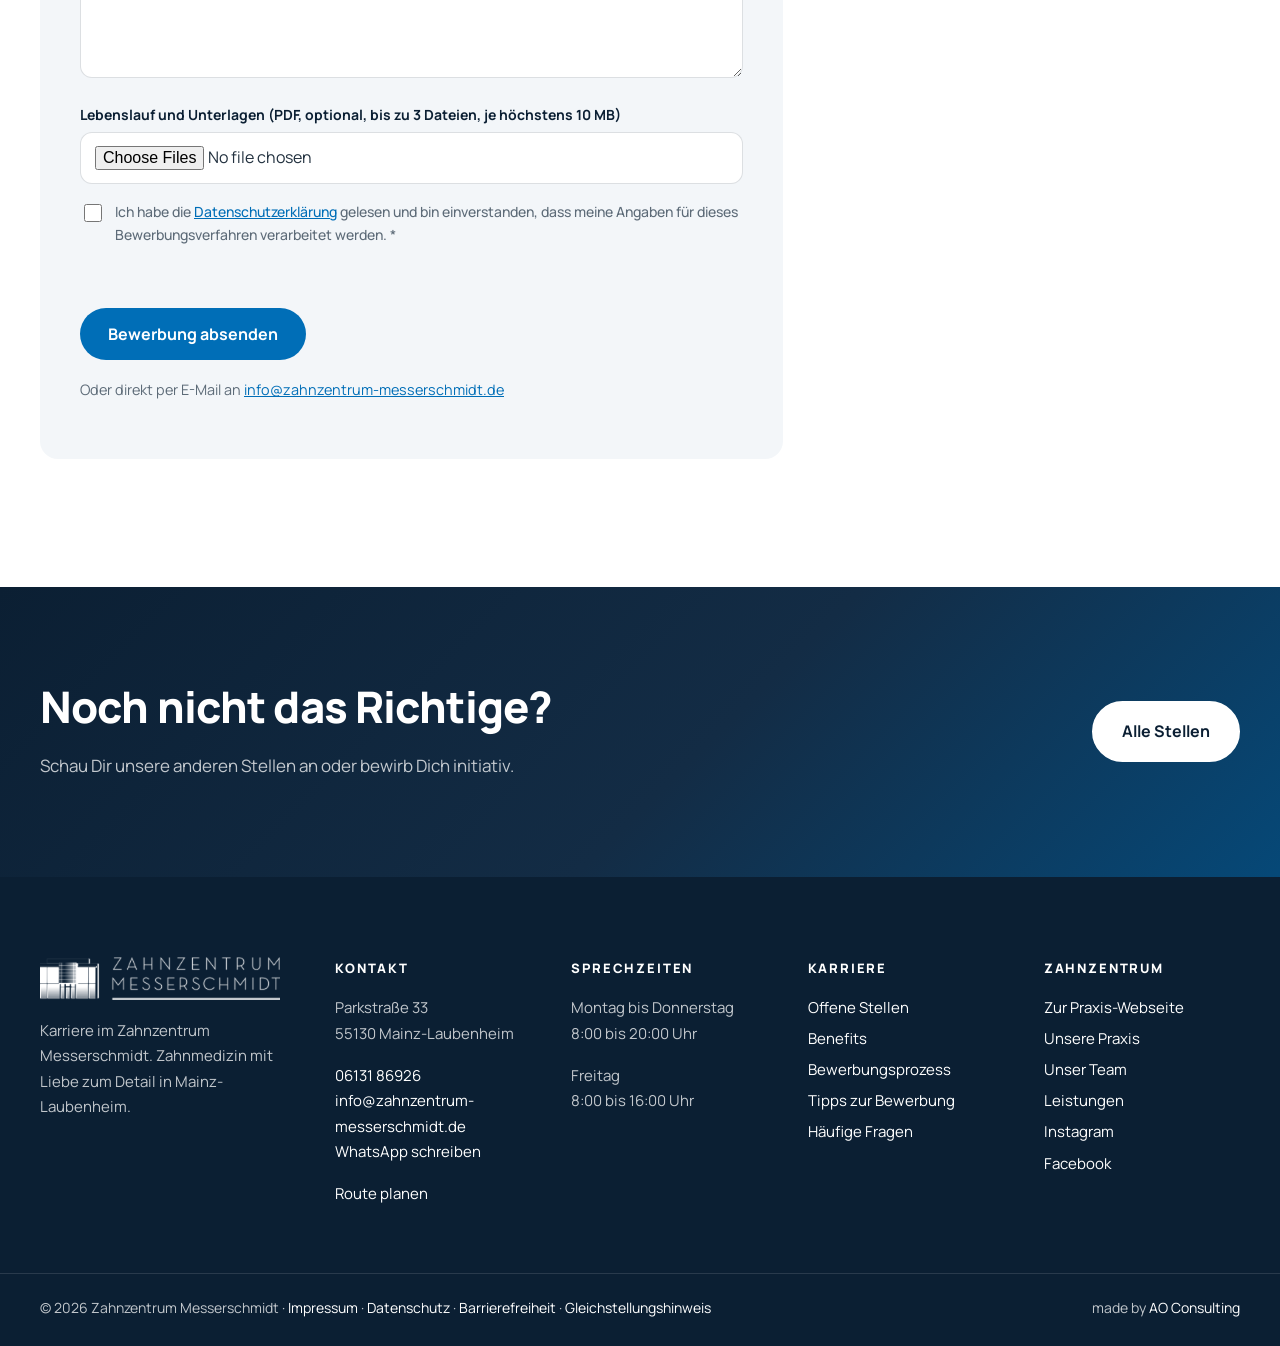
<file: website/stellen/zfa-mainz.html>
<!doctype html>
<html lang="de">
<head>
<meta charset="utf-8">
<meta name="viewport" content="width=device-width, initial-scale=1">
<title>ZFA Job in Mainz (m/w/d) | Zahnzentrum Messerschmidt</title>
<meta name="description" content="ZFA, Zahnmedizinische Fachangestellte in Mainz-Laubenheim bei Zahnzentrum Messerschmidt: Assistenz am Behandlungsstuhl, Hygiene und Aufbereitung…">
<meta name="robots" content="index, follow">
<link rel="canonical" href="https://zahnzentrum-messerschmidt-karriere.de/stellen/zfa-mainz.html">
<meta property="og:type" content="website">
<meta property="og:locale" content="de_DE">
<meta property="og:site_name" content="Karriere im Zahnzentrum Messerschmidt">
<meta property="og:title" content="ZFA Job in Mainz (m/w/d) | Zahnzentrum Messerschmidt">
<meta property="og:description" content="ZFA, Zahnmedizinische Fachangestellte in Mainz-Laubenheim bei Zahnzentrum Messerschmidt: Assistenz am Behandlungsstuhl, Hygiene und Aufbereitung…">
<meta property="og:url" content="https://zahnzentrum-messerschmidt-karriere.de/stellen/zfa-mainz.html">
<meta property="og:image" content="https://zahnzentrum-messerschmidt-karriere.de/assets/img/stelle-zfa-behandlungszimmer.jpg">
<meta name="twitter:card" content="summary_large_image">
<meta name="theme-color" content="#0b1f33">
<link rel="icon" href="../assets/img/favicon-32.png" type="image/png" sizes="32x32">
<link rel="apple-touch-icon" href="../assets/img/apple-touch-icon.png">
<link rel="preload" href="../assets/fonts/manrope-latin-800-normal.woff2" as="font" type="font/woff2" crossorigin>
<link rel="stylesheet" href="../assets/css/einwilligung.css?v=bdec8e14">
<link rel="stylesheet" href="../assets/css/barrierefreiheit.css?v=439c8efa">
<link rel="stylesheet" href="../assets/css/stil.css?v=885f09e5">
<link rel="stylesheet" href="../assets/css/karriere.css?v=f38d5ffc">
<script type="application/ld+json">
{
  "@context": "https://schema.org/",
  "@type": "JobPosting",
  "title": "ZFA / Zahnmedizinische Fachangestellte (m/w/d) in Voll- oder Teilzeit",
  "description": "<p>Unser Zahnzentrum in Mainz-Laubenheim liegt in einem eigens dafür gebauten Haus: hell, modern und nach ökologischen Gesichtspunkten geplant. Viel Licht, freundliche Farben und vier moderne Behandlungszimmer sorgen dafür, dass sich Patienten und Team bei uns wohlfühlen.</p><p>Bei uns steckt die Kompetenz im Detail. Dafür brauchen wir ein Team, das mit Sorgfalt und Herz bei der Sache ist. Nette Kolleginnen und Kollegen, ein strukturierter Einarbeitungsplan und echte Weiterbildungsmöglichkeiten warten auf Dich.</p><h3>Dein Aufgabenbereich</h3><ul><li>Assistenz bei allen zahnärztlichen Behandlungen</li><li>Vor- und Nachbereitung der Behandlungszimmer</li><li>Hygiene sowie Aufbereitung von Instrumenten und Medizinprodukten</li><li>Freundliche Betreuung unserer Patienten, auch der kleinen und der ängstlichen</li><li>Anfertigen von Röntgenaufnahmen</li><li>Unterstützung bei Terminplanung, Empfang und Dokumentation</li></ul><h3>Dein Profil</h3><ul><li>Abgeschlossene Ausbildung als Zahnmedizinische Fachangestellte / ZFA / Zahnarzthelferin (m/w/d)</li><li>Röntgenschein von Vorteil, aber kein Muss</li><li>Freude am Umgang mit Menschen und ein freundliches Auftreten</li><li>Sorgfältige, zuverlässige Arbeitsweise und Teamgeist</li><li>Berufseinsteiger und Wiedereinsteiger sind herzlich willkommen</li></ul><h3>Wir bieten</h3><ul><li>Attraktive Bezahlung</li><li>Vermögenswirksame Leistungen</li><li>Fahrtkostenzuschüsse</li><li>Regelmäßige Teambesprechungen</li><li>Mitarbeiterevents</li><li>Kaffee</li><li>Einarbeitungsplan</li><li>Weiterbildungsmöglichkeiten</li><li>Karrieremöglichkeiten</li><li>Flexible Arbeitszeiten</li><li>Teilzeitmöglichkeiten</li><li>Berufs- und Wiedereinsteiger sind willkommen</li><li>Ergonomische Arbeitsplätze</li><li>Klimatisierter Arbeitsbereich</li><li>Gute Parksituation</li><li>Gute Verkehrsanbindung</li><li>Gute Einkaufsmöglichkeiten</li></ul>",
  "identifier": {
    "@type": "PropertyValue",
    "name": "Zahnzentrum Messerschmidt",
    "value": "zfa-mainz"
  },
  "datePosted": "2026-10-06",
  "validThrough": "2026-11-20T23:59:59+02:00",
  "employmentType": [
    "FULL_TIME",
    "PART_TIME"
  ],
  "hiringOrganization": {
    "@type": "Organization",
    "name": "Zahnzentrum Messerschmidt",
    "sameAs": "https://zahnzentrum-messerschmidt.de",
    "logo": "https://zahnzentrum-messerschmidt-karriere.de/assets/img/logo-quer.png"
  },
  "jobLocation": {
    "@type": "Place",
    "address": {
      "@type": "PostalAddress",
      "streetAddress": "Parkstraße 33",
      "addressLocality": "Mainz-Laubenheim",
      "postalCode": "55130",
      "addressRegion": "Rheinland-Pfalz",
      "addressCountry": "DE"
    }
  },
  "directApply": true,
  "url": "https://zahnzentrum-messerschmidt-karriere.de/stellen/zfa-mainz.html",
  "qualifications": "Abgeschlossene Ausbildung als Zahnmedizinische Fachangestellte / ZFA / Zahnarzthelferin (m/w/d)"
}
</script>
<script type="application/ld+json">
{"@context": "https://schema.org", "@type": "BreadcrumbList", "itemListElement": [{"@type": "ListItem", "position": 1, "name": "Karriere", "item": "https://zahnzentrum-messerschmidt-karriere.de/"}, {"@type": "ListItem", "position": 2, "name": "Offene Stellen", "item": "https://zahnzentrum-messerschmidt-karriere.de/#stellen"}, {"@type": "ListItem", "position": 3, "name": "ZFA, Zahnmedizinische Fachangestellte", "item": "https://zahnzentrum-messerschmidt-karriere.de/stellen/zfa-mainz.html"}]}
</script>
</head>
<body class="stellenseite">
<!-- generiert von scripts/bauen.py aus stellen/zfa-mainz.json. Nicht von Hand ändern, Änderungen in der JSON-Datei machen. -->

<a class="skip" href="#inhalt">Zum Inhalt springen</a>

<header class="kopf">
  <div class="wrap kopf-zeile">
    <a class="logo" href="../index.html" aria-label="Zahnzentrum Messerschmidt Karriere, zur Startseite">
      <img class="logo-farbe" src="../assets/img/logo-quer.png" alt="Zahnzentrum Messerschmidt" width="650" height="116">
      <img class="logo-weiss" src="../assets/img/logo-quer-weiss.png" alt="" width="650" height="116">
    </a>
    <nav class="hauptnavi" id="navi" aria-label="Hauptnavigation">
      <a href="../index.html#stellen">Stellen</a>
      <a href="../index.html#team">Team</a>
      <a href="../index.html#benefits">Benefits</a>
      <a href="../index.html#prozess">Bewerbung</a>
      <a href="../index.html#faq">FAQ</a>
      <a href="https://zahnzentrum-messerschmidt.de/" rel="noopener" target="_blank">Zur Praxis</a>
    </nav>
    <a class="knopf knopf-klein kopf-knopf" href="../index.html#stellen"><svg class="ikon-klein" viewBox="0 0 48 48" fill="none" stroke="currentColor" stroke-width="2" stroke-linecap="round" stroke-linejoin="round" aria-hidden="true"><path d="M10 24h28M28 14l10 10-10 10"/></svg><span>Jetzt bewerben</span></a>
    <button class="navi-schalter" aria-expanded="false" aria-controls="navi" aria-label="Menü öffnen"><span></span><span></span><span></span></button>
  </div>
</header>

<main id="inhalt">
  <nav class="wrap brotkrumen" aria-label="Brotkrümelnavigation">
    <a href="../index.html">Karriere</a> <span aria-hidden="true">/</span> <a href="../index.html#stellen">Stellenangebote</a> <span aria-hidden="true">/</span> <span aria-current="page">ZFA, Zahnmedizinische Fachangestellte</span>
  </nav>

  <section class="seitenkopf mit-bild stelle-kopf">
    <div class="seitenkopf-bild"><picture><source srcset="../assets/img/stelle-zfa-behandlungszimmer.webp" type="image/webp"><img src="../assets/img/stelle-zfa-behandlungszimmer.jpg" alt="Zwei Kolleginnen klatschen sich im Behandlungszimmer ab" width="1500" height="1000" fetchpriority="high"></picture></div>
    <div class="wrap seitenkopf-text">
      <p class="marken"><span class="marke marke-gruen">Offen</span><span class="marke marke-gruen">ab sofort</span><span class="marke marke-grau">Mainz-Laubenheim</span><span class="marke marke-grau">Vollzeit / Teilzeit</span></p>
      <h1>ZFA / Zahnmedizinische Fachangestellte (m/w/d) in Voll- oder Teilzeit</h1>
      <p class="lead">Assistenz am Behandlungsstuhl, Hygiene und Aufbereitung, Patientenbetreuung und Organisation in einem hellen, modernen Zahnzentrum mit netten Kollegen.</p>
      <div class="knoepfe">
        <a class="knopf" href="#bewerben">Jetzt bewerben</a>
        <a class="knopf knopf-rand-hell" href="https://wa.me/4915154321140?text=Hallo%2C%20ich%20interessiere%20mich%20f%C3%BCr%20die%20Stelle%20ZFA%2C%20Zahnmedizinische%20Fachangestellte." rel="noopener" target="_blank">Per WhatsApp schreiben</a>
      </div>
    </div>
  </section>

  <!-- Zweispaltig: links Text und Formular, rechts klebend Ansprechpartnerin und Eckdaten.
       Auf dem Handy stehen Ansprechpartnerin und Eckdaten zuerst, damit der Kontakt oben bleibt. -->
  <div class="wrap abschnitt stelle-raster">
    <div class="stelle-text">
      <div class="text-block">
        <p class="dachzeile">Willkommen im Zahnzentrum Messerschmidt</p>
        <h2>Das macht uns aus.</h2>
        <p>Unser Zahnzentrum in Mainz-Laubenheim liegt in einem eigens dafür gebauten Haus: hell, modern und nach ökologischen Gesichtspunkten geplant. Viel Licht, freundliche Farben und vier moderne Behandlungszimmer sorgen dafür, dass sich Patienten und Team bei uns wohlfühlen.</p><p>Bei uns steckt die Kompetenz im Detail. Dafür brauchen wir ein Team, das mit Sorgfalt und Herz bei der Sache ist. Nette Kolleginnen und Kollegen, ein strukturierter Einarbeitungsplan und echte Weiterbildungsmöglichkeiten warten auf Dich.</p>
      </div>

      <div class="text-block">
        <h2>Dein Aufgabenbereich</h2>
        <ul class="haken-liste"><li>Assistenz bei allen zahnärztlichen Behandlungen</li><li>Vor- und Nachbereitung der Behandlungszimmer</li><li>Hygiene sowie Aufbereitung von Instrumenten und Medizinprodukten</li><li>Freundliche Betreuung unserer Patienten, auch der kleinen und der ängstlichen</li><li>Anfertigen von Röntgenaufnahmen</li><li>Unterstützung bei Terminplanung, Empfang und Dokumentation</li></ul>
      </div>

      <div class="text-block">
        <h2>Dein Profil</h2>
        <ul class="haken-liste"><li>Abgeschlossene Ausbildung als Zahnmedizinische Fachangestellte / ZFA / Zahnarzthelferin (m/w/d)</li><li>Röntgenschein von Vorteil, aber kein Muss</li><li>Freude am Umgang mit Menschen und ein freundliches Auftreten</li><li>Sorgfältige, zuverlässige Arbeitsweise und Teamgeist</li><li>Berufseinsteiger und Wiedereinsteiger sind herzlich willkommen</li></ul>
      </div>

      <div class="text-block">
        <h2>Freu Dich auf</h2>
        <ul class="haken-liste benefits-liste"><li>Attraktive Bezahlung</li><li>Vermögenswirksame Leistungen</li><li>Fahrtkostenzuschüsse</li><li>Regelmäßige Teambesprechungen</li><li>Mitarbeiterevents</li><li>Kaffee</li><li>Einarbeitungsplan</li><li>Weiterbildungsmöglichkeiten</li><li>Karrieremöglichkeiten</li><li>Flexible Arbeitszeiten</li><li>Teilzeitmöglichkeiten</li><li>Berufs- und Wiedereinsteiger sind willkommen</li><li>Ergonomische Arbeitsplätze</li><li>Klimatisierter Arbeitsbereich</li><li>Gute Parksituation</li><li>Gute Verkehrsanbindung</li><li>Gute Einkaufsmöglichkeiten</li></ul>
      </div>

      <div id="bewerben" class="bewerben">
        <p class="dachzeile">Bewerbung</p>
        <h2>Bewirb Dich jetzt als ZFA, Zahnmedizinische Fachangestellte.</h2>
        <p>Name, Kontakt und, wenn Du magst, Dein Lebenslauf reichen. Ein Anschreiben brauchst Du nicht. Wir melden uns schnellstmöglich bei Dir.</p>

        <form class="formular bewerbungsformular" action="../bewerbung-senden.php" method="post" enctype="multipart/form-data" novalidate data-max-mb="10" data-max-dateien="3">
          <input type="hidden" name="stelle" value="zfa-mainz">
          <input type="hidden" name="zeit" value="">
          <div class="honigtopf" aria-hidden="true">
            <label>Webseite <input type="text" name="webseite" tabindex="-1" autocomplete="off"></label>
          </div>

          <div class="feld">
            <label for="name">Vor- und Nachname *</label>
            <input id="name" name="name" type="text" required autocomplete="name">
          </div>
          <div class="feld-reihe">
            <div class="feld">
              <label for="email">E-Mail *</label>
              <input id="email" name="email" type="email" required autocomplete="email">
            </div>
            <div class="feld">
              <label for="telefon">Telefon *</label>
              <input id="telefon" name="telefon" type="tel" required autocomplete="tel">
            </div>
          </div>

          <fieldset class="feld"><legend>Hast Du eine abgeschlossene Ausbildung als ZFA?</legend><label><input type="radio" name="zusatz[ausbildung_zfa]" value="ja"> Ja</label> <label><input type="radio" name="zusatz[ausbildung_zfa]" value="nein"> Nein</label></fieldset>
<div class="feld"><label for="zf-erfahrung">Wie viele Jahre Berufserfahrung hast Du?</label><select id="zf-erfahrung" name="zusatz[erfahrung]"><option value="">Bitte wählen</option><option value="Keine Erfahrung">Keine Erfahrung</option><option value="1 bis 3 Jahre">1 bis 3 Jahre</option><option value="3 bis 5 Jahre">3 bis 5 Jahre</option><option value="Mehr als 5 Jahre">Mehr als 5 Jahre</option></select></div>
<div class="feld"><label for="zf-umfang">Vollzeit oder Teilzeit?</label><select id="zf-umfang" name="zusatz[umfang]"><option value="">Bitte wählen</option><option value="Vollzeit">Vollzeit</option><option value="Teilzeit">Teilzeit</option><option value="Bin noch offen">Bin noch offen</option></select></div>
<div class="feld"><label for="zf-verfuegbar">Wann kannst Du starten?</label><select id="zf-verfuegbar" name="zusatz[verfuegbar]"><option value="">Bitte wählen</option><option value="Ab sofort">Ab sofort</option><option value="In weniger als 3 Monaten">In weniger als 3 Monaten</option><option value="In mehr als 3 Monaten">In mehr als 3 Monaten</option></select></div>

          <div class="feld">
            <label for="nachricht">Ein paar Worte zu Dir (optional)</label>
            <textarea id="nachricht" name="nachricht" rows="5" placeholder="Wer Du bist, was Dich auszeichnet und was Dich motiviert. Zwei, drei Sätze reichen."></textarea>
          </div>

          <div class="feld">
            <label for="unterlagen">Lebenslauf und Unterlagen (PDF, optional, bis zu 3 Dateien, je höchstens 10 MB)</label>
            <input id="unterlagen" name="unterlagen[]" type="file" accept="application/pdf,.pdf" multiple>
          </div>

          <div class="feld feld-zustimmung">
            <label>
              <input type="checkbox" name="datenschutz" value="ja" required>
              <span>Ich habe die <a href="../rechtliches/datenschutz.html" target="_blank" rel="noopener">Datenschutzerklärung</a> gelesen und bin einverstanden, dass meine Angaben für dieses Bewerbungsverfahren verarbeitet werden. *</span>
            </label>
          </div>

          <p class="formular-meldung" role="status" aria-live="polite"></p>
          <button class="knopf" type="submit">Bewerbung absenden</button>
          <p class="klein">Oder direkt per E-Mail an <a href="mailto:info@zahnzentrum-messerschmidt.de?subject=Bewerbung:%20ZFA,%20Zahnmedizinische%20Fachangestellte">info@zahnzentrum-messerschmidt.de</a></p>
        </form>
      </div>
    </div>

    <aside class="stelle-seite" aria-label="Ansprechpartnerin und Eckdaten">
      <div class="ansprech-karte"><p class="klein-titel">Deine Ansprechpartnerin</p><img src="../assets/img/ansprechpartner.jpg" alt="Dr. Sabine Messerschmidt" width="116" height="116" loading="lazy"><p class="ansprech-name"><strong>Dr. Sabine Messerschmidt</strong><br><span>Zahnärztin und Praxisinhaberin</span></p><a class="knopf" href="#bewerben">Jetzt bewerben</a><a class="knopf knopf-rand" href="https://wa.me/4915154321140?text=Hallo%2C%20ich%20interessiere%20mich%20f%C3%BCr%20die%20Stelle%20ZFA%2C%20Zahnmedizinische%20Fachangestellte." rel="noopener" target="_blank">Per WhatsApp schreiben</a><p class="ansprech-kontakt"><a href="tel:+49613186926">Telefon 06131 86926</a></p><p class="ansprech-kontakt"><a href="mailto:info@zahnzentrum-messerschmidt.de">info@zahnzentrum-messerschmidt.de</a></p></div>
      <dl class="fakten">
        <div><dt>Arbeitszeit</dt><dd>Vollzeit / Teilzeit</dd></div>
        <div><dt>Beginn</dt><dd>ab sofort</dd></div>
        
        <div><dt>Arbeitgeber</dt><dd>Zahnarztpraxis</dd></div>
        <div><dt>Arbeitsort</dt><dd><address>Zahnzentrum Messerschmidt<br>Parkstraße 33<br>55130 Mainz-Laubenheim<br>Rheinland-Pfalz</address>
          <a class="mehr" href="https://www.google.com/maps/dir/?api=1&amp;destination=Parkstraße 33%2C%2055130%20Mainz-Laubenheim" rel="noopener" target="_blank">Route planen</a></dd></div>
      </dl>
    </aside>
  </div>

  <section class="band band-dunkel">
    <div class="wrap band-zeile">
      <div>
        <h2>Noch nicht das Richtige?</h2>
        <p>Schau Dir unsere anderen Stellen an oder bewirb Dich initiativ.</p>
      </div>
      <div class="knoepfe"><a class="knopf knopf-hell" href="../index.html#stellen">Alle Stellen</a></div>
    </div>
  </section>
</main>

<footer class="fuss">
  <div class="wrap fuss-raster">
    <div class="fuss-marke">
      <img src="../assets/img/logo-quer-weiss.png" alt="Zahnzentrum Messerschmidt" width="650" height="116" loading="lazy">
      <p>Karriere im Zahnzentrum Messerschmidt. Zahnmedizin mit Liebe zum Detail in Mainz-Laubenheim.</p>
    </div>
    <div>
      <p class="fuss-titel">Kontakt</p>
      <p>Parkstraße 33<br>55130 Mainz-Laubenheim</p>
      <p><a href="tel:+49613186926">06131 86926</a><br><a href="mailto:info@zahnzentrum-messerschmidt.de">info@zahnzentrum-messerschmidt.de</a><br><a href="https://wa.me/4915154321140" rel="noopener" target="_blank">WhatsApp schreiben</a></p>
      <p><a href="https://www.google.com/maps/dir/?api=1&amp;destination=Parkstra%C3%9Fe%2033%2C%2055130%20Mainz" rel="noopener" target="_blank">Route planen</a></p>
    </div>
    <div>
      <p class="fuss-titel">Sprechzeiten</p>
      <p>Montag bis Donnerstag<br>8:00 bis 20:00 Uhr</p>
      <p>Freitag<br>8:00 bis 16:00 Uhr</p>
    </div>
    <div>
      <p class="fuss-titel">Karriere</p>
      <ul class="fuss-liste">
        <li><a href="../index.html#stellen">Offene Stellen</a></li>
        <li><a href="../index.html#benefits">Benefits</a></li>
        <li><a href="../index.html#prozess">Bewerbungsprozess</a></li>
        <li><a href="../index.html#tipps">Tipps zur Bewerbung</a></li>
        <li><a href="../index.html#faq">Häufige Fragen</a></li>
      </ul>
    </div>
    <div>
      <p class="fuss-titel">Zahnzentrum</p>
      <ul class="fuss-liste">
        <li><a href="https://zahnzentrum-messerschmidt.de/" rel="noopener" target="_blank">Zur Praxis-Webseite</a></li>
        <li><a href="https://zahnzentrum-messerschmidt.de/praxis.html" rel="noopener" target="_blank">Unsere Praxis</a></li>
        <li><a href="https://zahnzentrum-messerschmidt.de/team.html" rel="noopener" target="_blank">Unser Team</a></li>
        <li><a href="https://zahnzentrum-messerschmidt.de/leistungen.html" rel="noopener" target="_blank">Leistungen</a></li>
        <li><a href="https://www.instagram.com/zahnzentrum_messerschmidt/" rel="noopener" target="_blank">Instagram</a></li>
        <li><a href="https://www.facebook.com/zahnzentrummesserschmidt/" rel="noopener" target="_blank">Facebook</a></li>
      </ul>
    </div>
  </div>
  <div class="wrap fuss-unten">
    <p>© <span data-jahr>2026</span> Zahnzentrum Messerschmidt · <a href="../rechtliches/impressum.html">Impressum</a> · <a href="../rechtliches/datenschutz.html">Datenschutz</a><span data-einwilligung-huelle> · <button type="button" class="ein-ausloeser" data-einwilligung-oeffnen>Cookie-Einstellungen</button></span> · <a href="../rechtliches/barrierefreiheit.html">Barrierefreiheit</a> · <a href="../rechtliches/gleichstellungshinweis.html">Gleichstellungshinweis</a></p>
    <p>made by <a href="https://ao-consult.de" rel="noopener">AO Consulting</a></p>
  </div>
  <nav class="schnellleiste" aria-label="Schnellzugriff">
    <a href="tel:+49613186926"><svg class="ikon-klein" viewBox="0 0 48 48" fill="none" stroke="currentColor" stroke-width="2" stroke-linecap="round" stroke-linejoin="round" aria-hidden="true"><path d="M14 6l6 1 3 8-4 3a22 22 0 0 0 11 11l3-4 8 3 1 6c0 3-3 5-6 5C20 39 9 28 9 12c0-3 2-6 5-6z"/></svg><span>Anrufen</span></a>
    <a href="https://wa.me/4915154321140?text=Hallo%2C%20ich%20interessiere%20mich%20f%C3%BCr%20eine%20Stelle%20im%20Zahnzentrum%20Messerschmidt." rel="noopener" target="_blank"><svg class="ikon-wa" viewBox="0 0 32 32" aria-hidden="true"><path fill="currentColor" d="M16 3C8.8 3 3 8.7 3 15.8c0 2.5.7 4.8 2 6.8L3 29l6.6-2c1.9 1 4.1 1.6 6.4 1.6 7.2 0 13-5.7 13-12.8S23.2 3 16 3zm0 23.4c-2 0-4-.6-5.7-1.6l-.4-.2-3.9 1.2 1.2-3.8-.3-.4a10.4 10.4 0 0 1-1.7-5.8C5.2 10 10 5.3 16 5.3S26.8 10 26.8 15.8 22 26.4 16 26.4zm5.9-7.8c-.3-.2-1.9-.9-2.2-1s-.5-.2-.7.2-.8 1-1 1.2-.4.2-.7.1c-.3-.2-1.4-.5-2.6-1.6-1-.9-1.6-1.9-1.8-2.2-.2-.3 0-.5.1-.7l.5-.6.3-.5c.1-.2 0-.4 0-.6l-1-2.4c-.3-.6-.5-.5-.7-.5h-.6c-.2 0-.6.1-.9.4-.3.3-1.2 1.1-1.2 2.7s1.2 3.1 1.4 3.4c.2.2 2.4 3.6 5.7 5 .8.4 1.4.6 1.9.7.8.3 1.6.2 2.2.1.7-.1 1.9-.8 2.2-1.5.3-.7.3-1.4.2-1.5-.1-.2-.3-.3-.6-.4z"/></svg><span>WhatsApp</span></a>
    <a href="../index.html#stellen"><svg class="ikon-klein" viewBox="0 0 48 48" fill="none" stroke="currentColor" stroke-width="2" stroke-linecap="round" stroke-linejoin="round" aria-hidden="true"><path d="M10 24h28M28 14l10 10-10 10"/></svg><span>Stellen</span></a>
  </nav>
</footer>
<a class="whatsapp-schwebend" href="https://wa.me/4915154321140?text=Hallo%2C%20ich%20interessiere%20mich%20f%C3%BCr%20eine%20Stelle%20im%20Zahnzentrum%20Messerschmidt." rel="noopener" target="_blank" aria-label="Per WhatsApp schreiben"><svg viewBox="0 0 32 32" aria-hidden="true"><path fill="currentColor" d="M16 3C8.8 3 3 8.7 3 15.8c0 2.5.7 4.8 2 6.8L3 29l6.6-2c1.9 1 4.1 1.6 6.4 1.6 7.2 0 13-5.7 13-12.8S23.2 3 16 3zm0 23.4c-2 0-4-.6-5.7-1.6l-.4-.2-3.9 1.2 1.2-3.8-.3-.4a10.4 10.4 0 0 1-1.7-5.8C5.2 10 10 5.3 16 5.3S26.8 10 26.8 15.8 22 26.4 16 26.4zm5.9-7.8c-.3-.2-1.9-.9-2.2-1s-.5-.2-.7.2-.8 1-1 1.2-.4.2-.7.1c-.3-.2-1.4-.5-2.6-1.6-1-.9-1.6-1.9-1.8-2.2-.2-.3 0-.5.1-.7l.5-.6.3-.5c.1-.2 0-.4 0-.6l-1-2.4c-.3-.6-.5-.5-.7-.5h-.6c-.2 0-.6.1-.9.4-.3.3-1.2 1.1-1.2 2.7s1.2 3.1 1.4 3.4c.2.2 2.4 3.6 5.7 5 .8.4 1.4.6 1.9.7.8.3 1.6.2 2.2.1.7-.1 1.9-.8 2.2-1.5.3-.7.3-1.4.2-1.5-.1-.2-.3-.3-.6-.4z"/></svg><span>WhatsApp</span></a>

<script src="../assets/js/konfiguration.js?v=568c08fa"></script>
<script src="../assets/js/ao-konfiguration.js?v=af307e6b" defer></script>
<script src="../assets/js/einwilligung.js?v=666629e5" defer></script>
<script src="../assets/js/barrierefreiheit.js?v=6e360ef9" defer></script>
<script src="../assets/js/app.js?v=5ee510da" defer></script>
<script src="../assets/js/statistik.js?v=57d46b9d" defer></script>
</body>
</html>
</file>
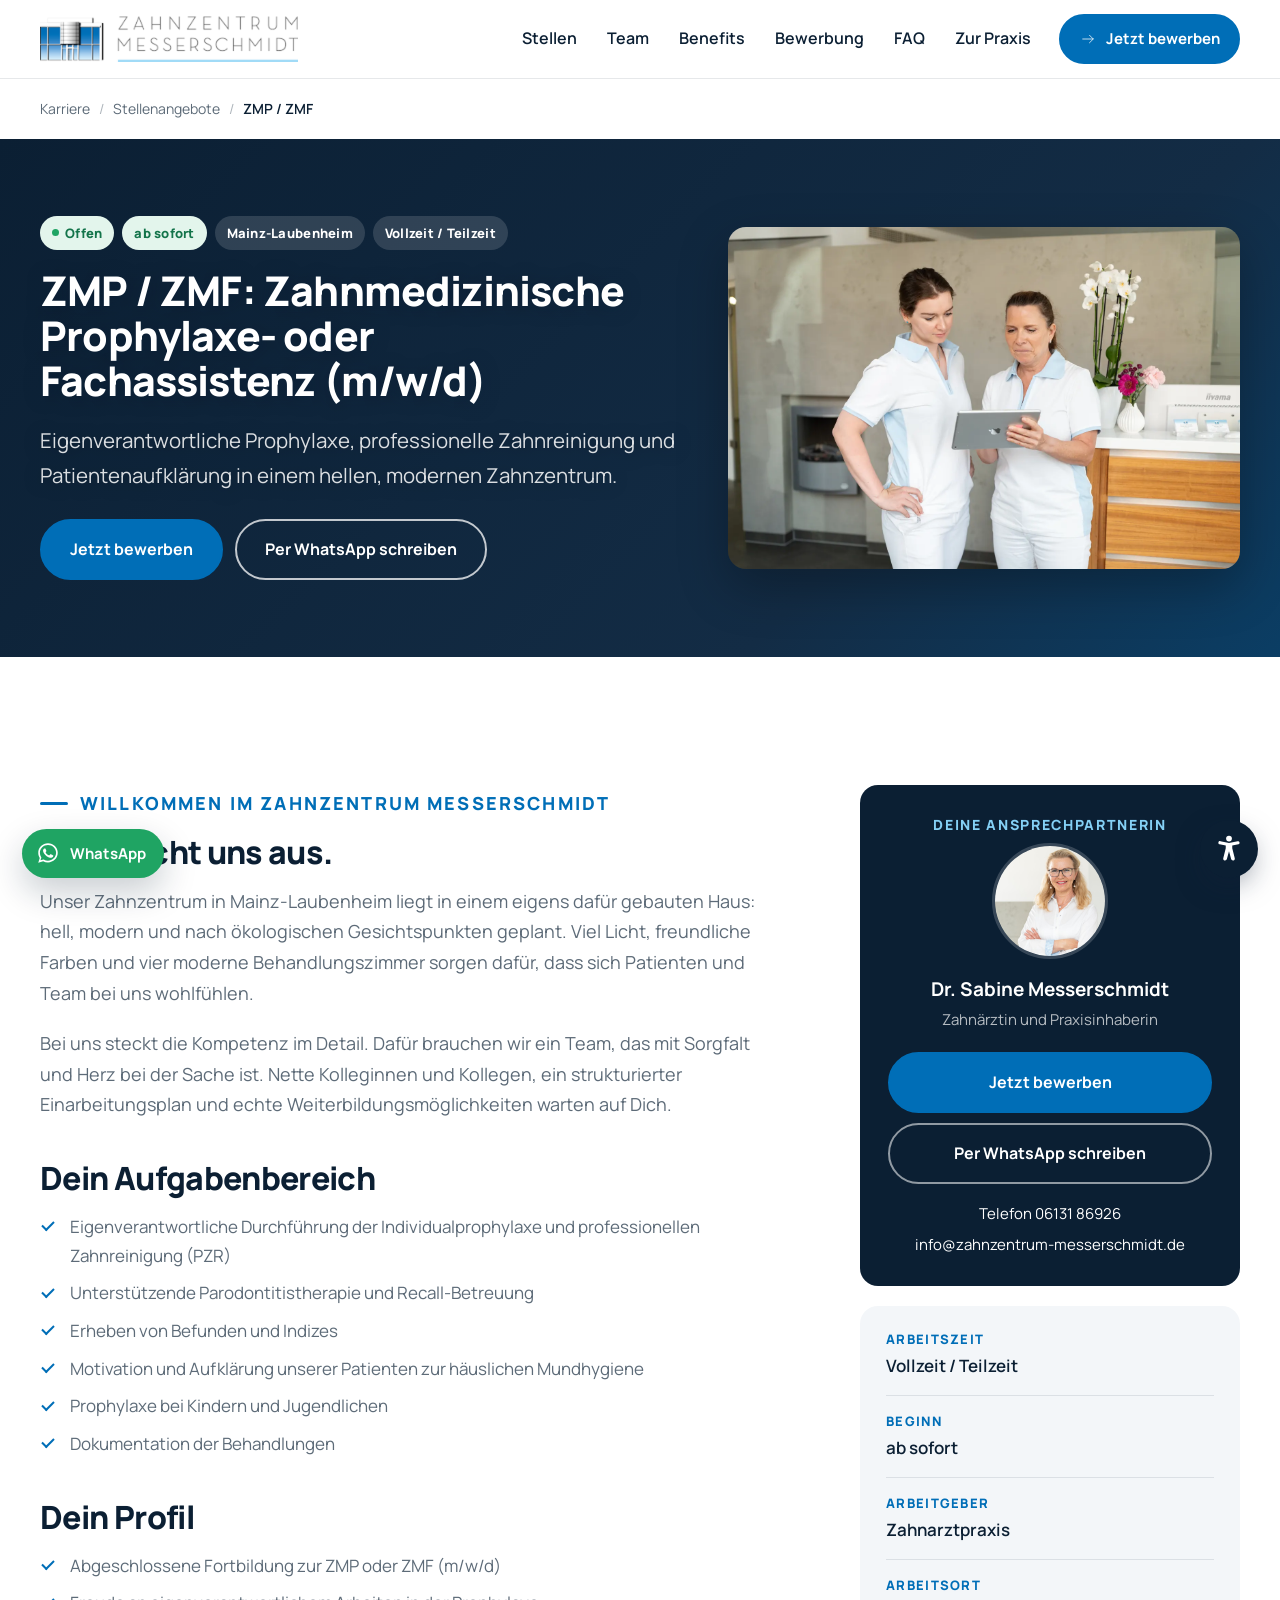
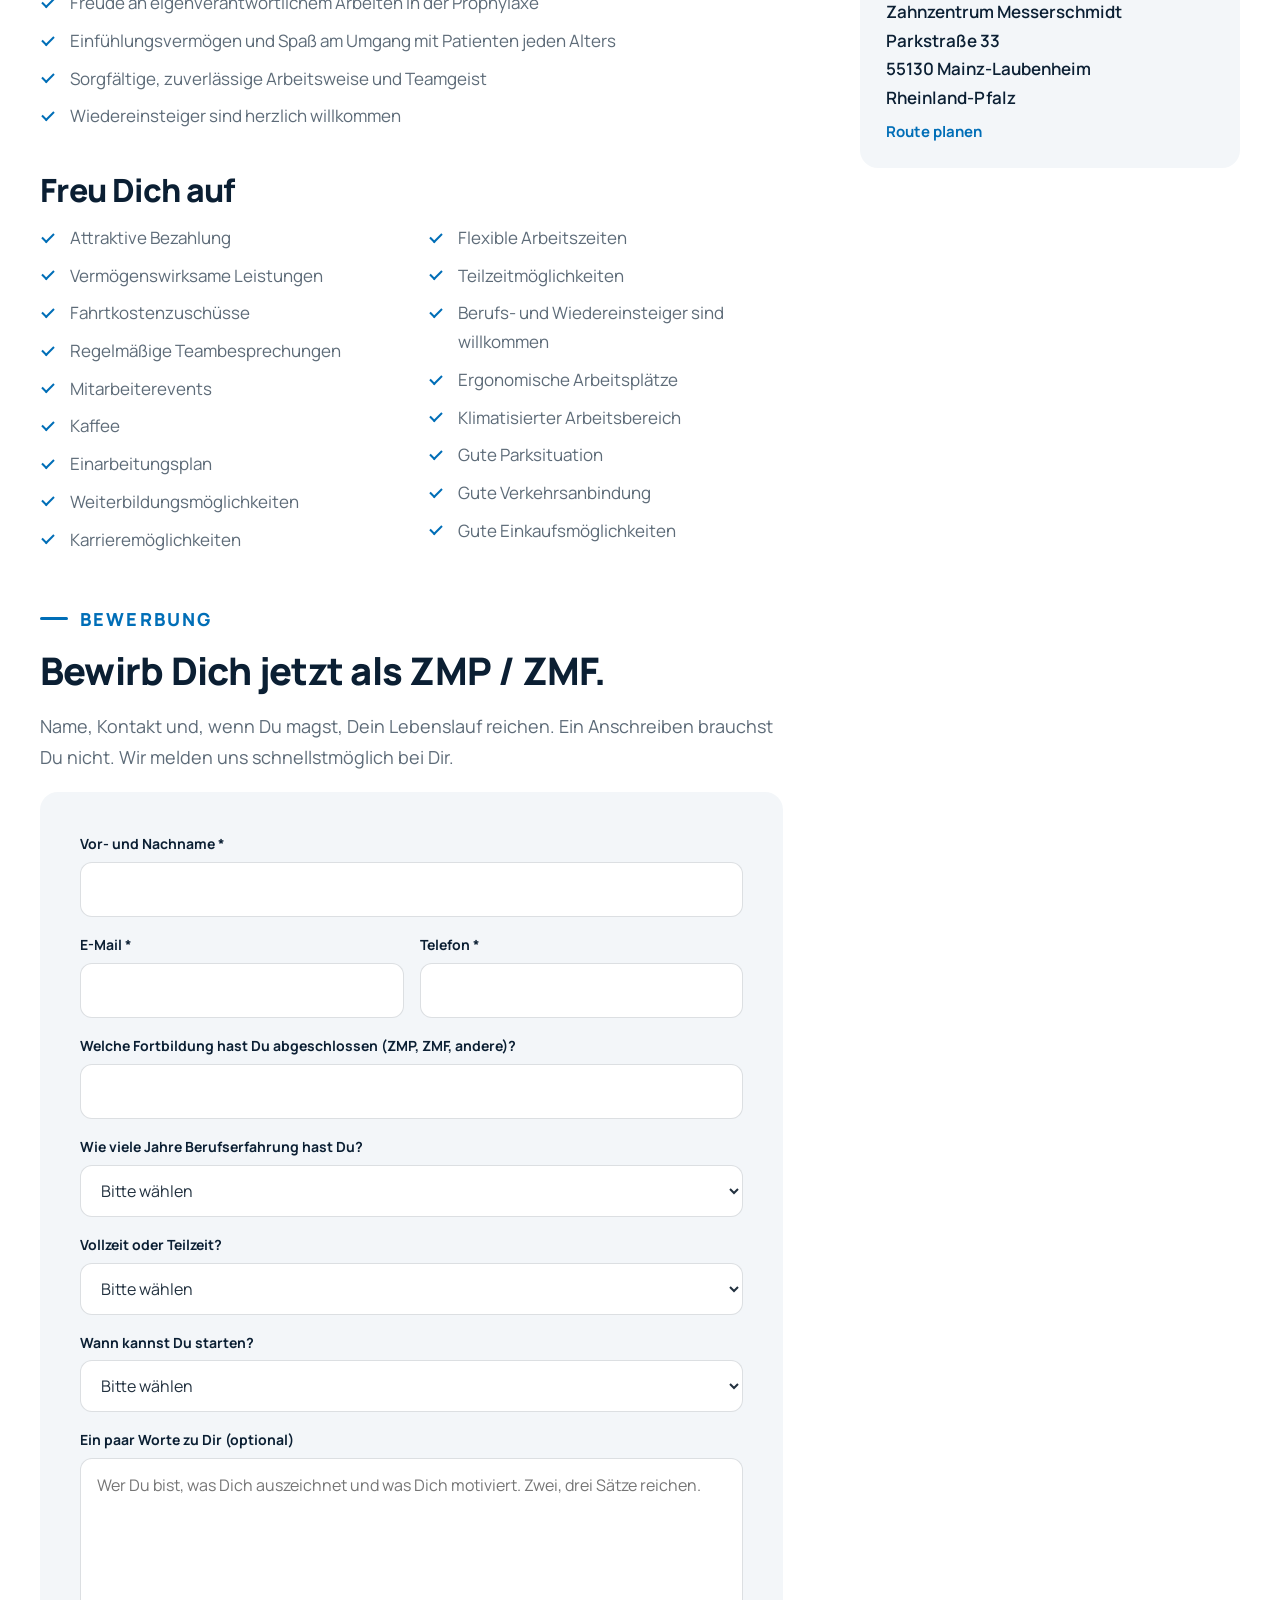
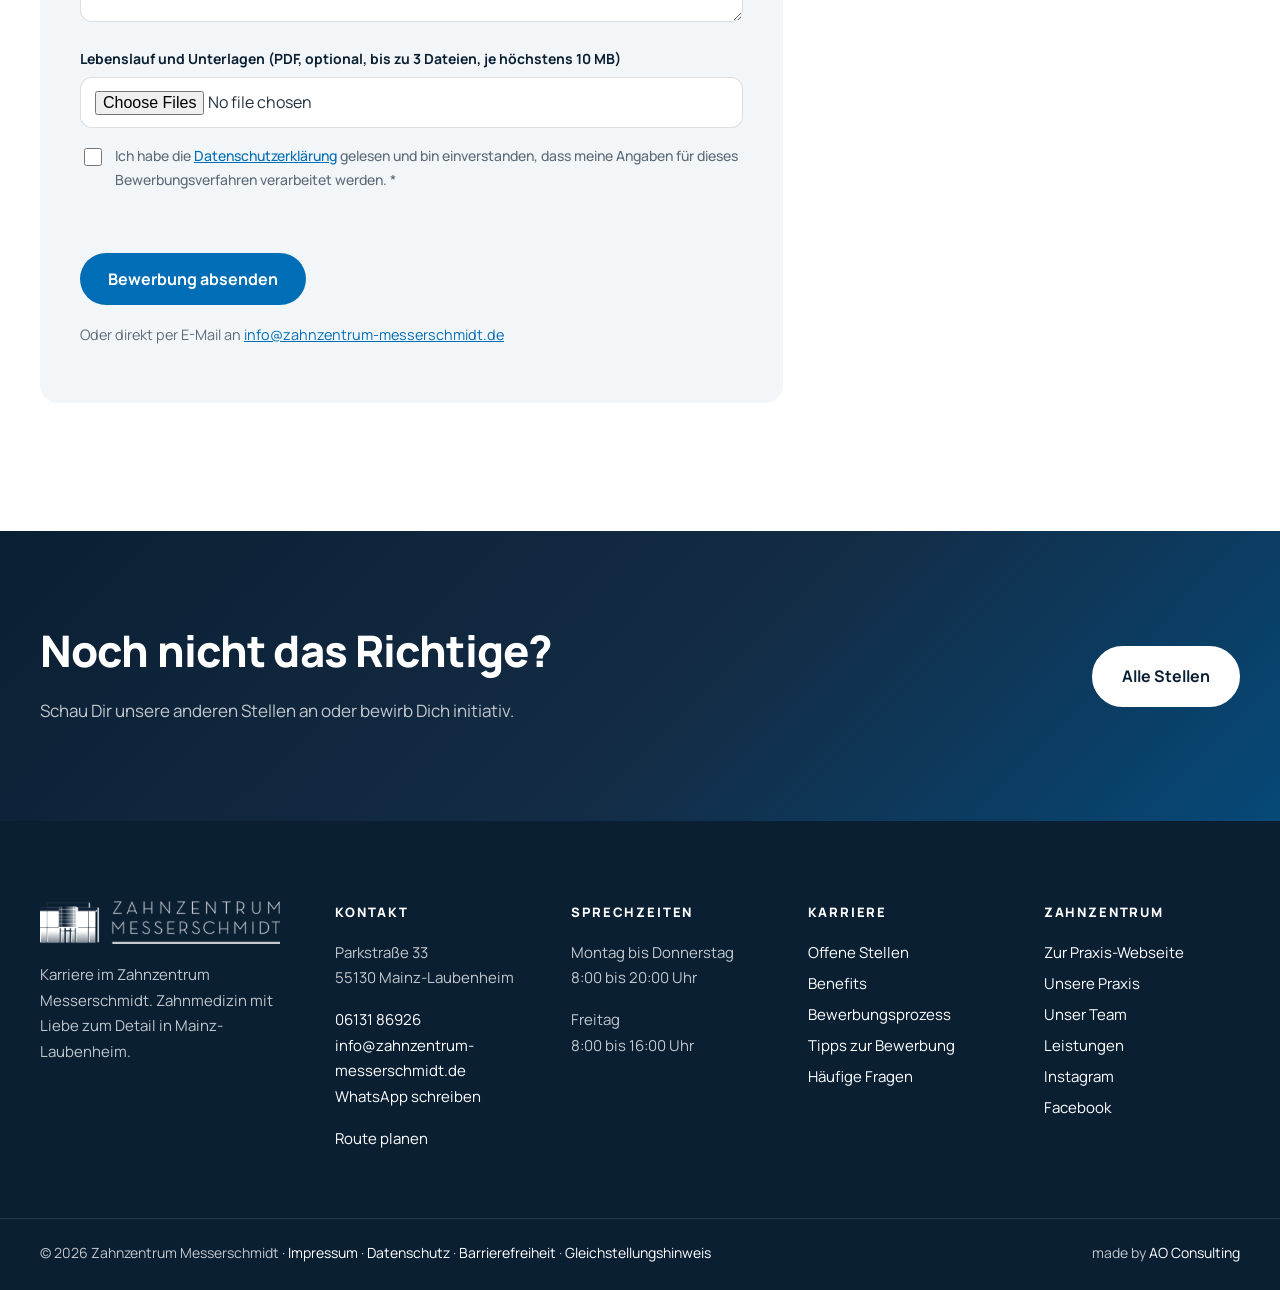
<file: website/stellen/zmp-zmf-mainz.html>
<!doctype html>
<html lang="de">
<head>
<meta charset="utf-8">
<meta name="viewport" content="width=device-width, initial-scale=1">
<title>ZMP / ZMF Job in Mainz (m/w/d) | Zahnzentrum Messerschmidt</title>
<meta name="description" content="ZMP / ZMF in Mainz-Laubenheim bei Zahnzentrum Messerschmidt: Eigenverantwortliche Prophylaxe, professionelle Zahnreinigung und Patientenaufklärung in…">
<meta name="robots" content="index, follow">
<link rel="canonical" href="https://zahnzentrum-messerschmidt-karriere.de/stellen/zmp-zmf-mainz.html">
<meta property="og:type" content="website">
<meta property="og:locale" content="de_DE">
<meta property="og:site_name" content="Karriere im Zahnzentrum Messerschmidt">
<meta property="og:title" content="ZMP / ZMF Job in Mainz (m/w/d) | Zahnzentrum Messerschmidt">
<meta property="og:description" content="ZMP / ZMF in Mainz-Laubenheim bei Zahnzentrum Messerschmidt: Eigenverantwortliche Prophylaxe, professionelle Zahnreinigung und Patientenaufklärung in…">
<meta property="og:url" content="https://zahnzentrum-messerschmidt-karriere.de/stellen/zmp-zmf-mainz.html">
<meta property="og:image" content="https://zahnzentrum-messerschmidt-karriere.de/assets/img/stelle-zmp-zmf-empfang.jpg">
<meta name="twitter:card" content="summary_large_image">
<meta name="theme-color" content="#0b1f33">
<link rel="icon" href="../assets/img/favicon-32.png" type="image/png" sizes="32x32">
<link rel="apple-touch-icon" href="../assets/img/apple-touch-icon.png">
<link rel="preload" href="../assets/fonts/manrope-latin-800-normal.woff2" as="font" type="font/woff2" crossorigin>
<link rel="stylesheet" href="../assets/css/einwilligung.css?v=bdec8e14">
<link rel="stylesheet" href="../assets/css/barrierefreiheit.css?v=439c8efa">
<link rel="stylesheet" href="../assets/css/stil.css?v=885f09e5">
<link rel="stylesheet" href="../assets/css/karriere.css?v=f38d5ffc">
<script type="application/ld+json">
{
  "@context": "https://schema.org/",
  "@type": "JobPosting",
  "title": "ZMP / ZMF: Zahnmedizinische Prophylaxe- oder Fachassistenz (m/w/d)",
  "description": "<p>Unser Zahnzentrum in Mainz-Laubenheim liegt in einem eigens dafür gebauten Haus: hell, modern und nach ökologischen Gesichtspunkten geplant. Viel Licht, freundliche Farben und vier moderne Behandlungszimmer sorgen dafür, dass sich Patienten und Team bei uns wohlfühlen.</p><p>Bei uns steckt die Kompetenz im Detail. Dafür brauchen wir ein Team, das mit Sorgfalt und Herz bei der Sache ist. Nette Kolleginnen und Kollegen, ein strukturierter Einarbeitungsplan und echte Weiterbildungsmöglichkeiten warten auf Dich.</p><h3>Dein Aufgabenbereich</h3><ul><li>Eigenverantwortliche Durchführung der Individualprophylaxe und professionellen Zahnreinigung (PZR)</li><li>Unterstützende Parodontitistherapie und Recall-Betreuung</li><li>Erheben von Befunden und Indizes</li><li>Motivation und Aufklärung unserer Patienten zur häuslichen Mundhygiene</li><li>Prophylaxe bei Kindern und Jugendlichen</li><li>Dokumentation der Behandlungen</li></ul><h3>Dein Profil</h3><ul><li>Abgeschlossene Fortbildung zur ZMP oder ZMF (m/w/d)</li><li>Freude an eigenverantwortlichem Arbeiten in der Prophylaxe</li><li>Einfühlungsvermögen und Spaß am Umgang mit Patienten jeden Alters</li><li>Sorgfältige, zuverlässige Arbeitsweise und Teamgeist</li><li>Wiedereinsteiger sind herzlich willkommen</li></ul><h3>Wir bieten</h3><ul><li>Attraktive Bezahlung</li><li>Vermögenswirksame Leistungen</li><li>Fahrtkostenzuschüsse</li><li>Regelmäßige Teambesprechungen</li><li>Mitarbeiterevents</li><li>Kaffee</li><li>Einarbeitungsplan</li><li>Weiterbildungsmöglichkeiten</li><li>Karrieremöglichkeiten</li><li>Flexible Arbeitszeiten</li><li>Teilzeitmöglichkeiten</li><li>Berufs- und Wiedereinsteiger sind willkommen</li><li>Ergonomische Arbeitsplätze</li><li>Klimatisierter Arbeitsbereich</li><li>Gute Parksituation</li><li>Gute Verkehrsanbindung</li><li>Gute Einkaufsmöglichkeiten</li></ul>",
  "identifier": {
    "@type": "PropertyValue",
    "name": "Zahnzentrum Messerschmidt",
    "value": "zmp-zmf-mainz"
  },
  "datePosted": "2026-10-06",
  "validThrough": "2026-11-20T23:59:59+02:00",
  "employmentType": [
    "FULL_TIME",
    "PART_TIME"
  ],
  "hiringOrganization": {
    "@type": "Organization",
    "name": "Zahnzentrum Messerschmidt",
    "sameAs": "https://zahnzentrum-messerschmidt.de",
    "logo": "https://zahnzentrum-messerschmidt-karriere.de/assets/img/logo-quer.png"
  },
  "jobLocation": {
    "@type": "Place",
    "address": {
      "@type": "PostalAddress",
      "streetAddress": "Parkstraße 33",
      "addressLocality": "Mainz-Laubenheim",
      "postalCode": "55130",
      "addressRegion": "Rheinland-Pfalz",
      "addressCountry": "DE"
    }
  },
  "directApply": true,
  "url": "https://zahnzentrum-messerschmidt-karriere.de/stellen/zmp-zmf-mainz.html",
  "qualifications": "Abgeschlossene Fortbildung zur ZMP oder ZMF (m/w/d)"
}
</script>
<script type="application/ld+json">
{"@context": "https://schema.org", "@type": "BreadcrumbList", "itemListElement": [{"@type": "ListItem", "position": 1, "name": "Karriere", "item": "https://zahnzentrum-messerschmidt-karriere.de/"}, {"@type": "ListItem", "position": 2, "name": "Offene Stellen", "item": "https://zahnzentrum-messerschmidt-karriere.de/#stellen"}, {"@type": "ListItem", "position": 3, "name": "ZMP / ZMF", "item": "https://zahnzentrum-messerschmidt-karriere.de/stellen/zmp-zmf-mainz.html"}]}
</script>
</head>
<body class="stellenseite">
<!-- generiert von scripts/bauen.py aus stellen/zmp-zmf-mainz.json. Nicht von Hand ändern, Änderungen in der JSON-Datei machen. -->

<a class="skip" href="#inhalt">Zum Inhalt springen</a>

<header class="kopf">
  <div class="wrap kopf-zeile">
    <a class="logo" href="../index.html" aria-label="Zahnzentrum Messerschmidt Karriere, zur Startseite">
      <img class="logo-farbe" src="../assets/img/logo-quer.png" alt="Zahnzentrum Messerschmidt" width="650" height="116">
      <img class="logo-weiss" src="../assets/img/logo-quer-weiss.png" alt="" width="650" height="116">
    </a>
    <nav class="hauptnavi" id="navi" aria-label="Hauptnavigation">
      <a href="../index.html#stellen">Stellen</a>
      <a href="../index.html#team">Team</a>
      <a href="../index.html#benefits">Benefits</a>
      <a href="../index.html#prozess">Bewerbung</a>
      <a href="../index.html#faq">FAQ</a>
      <a href="https://zahnzentrum-messerschmidt.de/" rel="noopener" target="_blank">Zur Praxis</a>
    </nav>
    <a class="knopf knopf-klein kopf-knopf" href="../index.html#stellen"><svg class="ikon-klein" viewBox="0 0 48 48" fill="none" stroke="currentColor" stroke-width="2" stroke-linecap="round" stroke-linejoin="round" aria-hidden="true"><path d="M10 24h28M28 14l10 10-10 10"/></svg><span>Jetzt bewerben</span></a>
    <button class="navi-schalter" aria-expanded="false" aria-controls="navi" aria-label="Menü öffnen"><span></span><span></span><span></span></button>
  </div>
</header>

<main id="inhalt">
  <nav class="wrap brotkrumen" aria-label="Brotkrümelnavigation">
    <a href="../index.html">Karriere</a> <span aria-hidden="true">/</span> <a href="../index.html#stellen">Stellenangebote</a> <span aria-hidden="true">/</span> <span aria-current="page">ZMP / ZMF</span>
  </nav>

  <section class="seitenkopf mit-bild stelle-kopf">
    <div class="seitenkopf-bild"><picture><source srcset="../assets/img/stelle-zmp-zmf-empfang.webp" type="image/webp"><img src="../assets/img/stelle-zmp-zmf-empfang.jpg" alt="Zwei Kolleginnen besprechen sich am Empfang mit dem Tablet" width="1500" height="1000" fetchpriority="high"></picture></div>
    <div class="wrap seitenkopf-text">
      <p class="marken"><span class="marke marke-gruen">Offen</span><span class="marke marke-gruen">ab sofort</span><span class="marke marke-grau">Mainz-Laubenheim</span><span class="marke marke-grau">Vollzeit / Teilzeit</span></p>
      <h1>ZMP / ZMF: Zahnmedizinische Prophylaxe- oder Fachassistenz (m/w/d)</h1>
      <p class="lead">Eigenverantwortliche Prophylaxe, professionelle Zahnreinigung und Patientenaufklärung in einem hellen, modernen Zahnzentrum.</p>
      <div class="knoepfe">
        <a class="knopf" href="#bewerben">Jetzt bewerben</a>
        <a class="knopf knopf-rand-hell" href="https://wa.me/4915154321140?text=Hallo%2C%20ich%20interessiere%20mich%20f%C3%BCr%20die%20Stelle%20ZMP%20/%20ZMF." rel="noopener" target="_blank">Per WhatsApp schreiben</a>
      </div>
    </div>
  </section>

  <!-- Zweispaltig: links Text und Formular, rechts klebend Ansprechpartnerin und Eckdaten.
       Auf dem Handy stehen Ansprechpartnerin und Eckdaten zuerst, damit der Kontakt oben bleibt. -->
  <div class="wrap abschnitt stelle-raster">
    <div class="stelle-text">
      <div class="text-block">
        <p class="dachzeile">Willkommen im Zahnzentrum Messerschmidt</p>
        <h2>Das macht uns aus.</h2>
        <p>Unser Zahnzentrum in Mainz-Laubenheim liegt in einem eigens dafür gebauten Haus: hell, modern und nach ökologischen Gesichtspunkten geplant. Viel Licht, freundliche Farben und vier moderne Behandlungszimmer sorgen dafür, dass sich Patienten und Team bei uns wohlfühlen.</p><p>Bei uns steckt die Kompetenz im Detail. Dafür brauchen wir ein Team, das mit Sorgfalt und Herz bei der Sache ist. Nette Kolleginnen und Kollegen, ein strukturierter Einarbeitungsplan und echte Weiterbildungsmöglichkeiten warten auf Dich.</p>
      </div>

      <div class="text-block">
        <h2>Dein Aufgabenbereich</h2>
        <ul class="haken-liste"><li>Eigenverantwortliche Durchführung der Individualprophylaxe und professionellen Zahnreinigung (PZR)</li><li>Unterstützende Parodontitistherapie und Recall-Betreuung</li><li>Erheben von Befunden und Indizes</li><li>Motivation und Aufklärung unserer Patienten zur häuslichen Mundhygiene</li><li>Prophylaxe bei Kindern und Jugendlichen</li><li>Dokumentation der Behandlungen</li></ul>
      </div>

      <div class="text-block">
        <h2>Dein Profil</h2>
        <ul class="haken-liste"><li>Abgeschlossene Fortbildung zur ZMP oder ZMF (m/w/d)</li><li>Freude an eigenverantwortlichem Arbeiten in der Prophylaxe</li><li>Einfühlungsvermögen und Spaß am Umgang mit Patienten jeden Alters</li><li>Sorgfältige, zuverlässige Arbeitsweise und Teamgeist</li><li>Wiedereinsteiger sind herzlich willkommen</li></ul>
      </div>

      <div class="text-block">
        <h2>Freu Dich auf</h2>
        <ul class="haken-liste benefits-liste"><li>Attraktive Bezahlung</li><li>Vermögenswirksame Leistungen</li><li>Fahrtkostenzuschüsse</li><li>Regelmäßige Teambesprechungen</li><li>Mitarbeiterevents</li><li>Kaffee</li><li>Einarbeitungsplan</li><li>Weiterbildungsmöglichkeiten</li><li>Karrieremöglichkeiten</li><li>Flexible Arbeitszeiten</li><li>Teilzeitmöglichkeiten</li><li>Berufs- und Wiedereinsteiger sind willkommen</li><li>Ergonomische Arbeitsplätze</li><li>Klimatisierter Arbeitsbereich</li><li>Gute Parksituation</li><li>Gute Verkehrsanbindung</li><li>Gute Einkaufsmöglichkeiten</li></ul>
      </div>

      <div id="bewerben" class="bewerben">
        <p class="dachzeile">Bewerbung</p>
        <h2>Bewirb Dich jetzt als ZMP / ZMF.</h2>
        <p>Name, Kontakt und, wenn Du magst, Dein Lebenslauf reichen. Ein Anschreiben brauchst Du nicht. Wir melden uns schnellstmöglich bei Dir.</p>

        <form class="formular bewerbungsformular" action="../bewerbung-senden.php" method="post" enctype="multipart/form-data" novalidate data-max-mb="10" data-max-dateien="3">
          <input type="hidden" name="stelle" value="zmp-zmf-mainz">
          <input type="hidden" name="zeit" value="">
          <div class="honigtopf" aria-hidden="true">
            <label>Webseite <input type="text" name="webseite" tabindex="-1" autocomplete="off"></label>
          </div>

          <div class="feld">
            <label for="name">Vor- und Nachname *</label>
            <input id="name" name="name" type="text" required autocomplete="name">
          </div>
          <div class="feld-reihe">
            <div class="feld">
              <label for="email">E-Mail *</label>
              <input id="email" name="email" type="email" required autocomplete="email">
            </div>
            <div class="feld">
              <label for="telefon">Telefon *</label>
              <input id="telefon" name="telefon" type="tel" required autocomplete="tel">
            </div>
          </div>

          <div class="feld"><label for="zf-fortbildung">Welche Fortbildung hast Du abgeschlossen (ZMP, ZMF, andere)?</label><input id="zf-fortbildung" name="zusatz[fortbildung]" type="text"></div>
<div class="feld"><label for="zf-erfahrung">Wie viele Jahre Berufserfahrung hast Du?</label><select id="zf-erfahrung" name="zusatz[erfahrung]"><option value="">Bitte wählen</option><option value="Keine Erfahrung">Keine Erfahrung</option><option value="1 bis 3 Jahre">1 bis 3 Jahre</option><option value="3 bis 5 Jahre">3 bis 5 Jahre</option><option value="Mehr als 5 Jahre">Mehr als 5 Jahre</option></select></div>
<div class="feld"><label for="zf-umfang">Vollzeit oder Teilzeit?</label><select id="zf-umfang" name="zusatz[umfang]"><option value="">Bitte wählen</option><option value="Vollzeit">Vollzeit</option><option value="Teilzeit">Teilzeit</option><option value="Bin noch offen">Bin noch offen</option></select></div>
<div class="feld"><label for="zf-verfuegbar">Wann kannst Du starten?</label><select id="zf-verfuegbar" name="zusatz[verfuegbar]"><option value="">Bitte wählen</option><option value="Ab sofort">Ab sofort</option><option value="In weniger als 3 Monaten">In weniger als 3 Monaten</option><option value="In mehr als 3 Monaten">In mehr als 3 Monaten</option></select></div>

          <div class="feld">
            <label for="nachricht">Ein paar Worte zu Dir (optional)</label>
            <textarea id="nachricht" name="nachricht" rows="5" placeholder="Wer Du bist, was Dich auszeichnet und was Dich motiviert. Zwei, drei Sätze reichen."></textarea>
          </div>

          <div class="feld">
            <label for="unterlagen">Lebenslauf und Unterlagen (PDF, optional, bis zu 3 Dateien, je höchstens 10 MB)</label>
            <input id="unterlagen" name="unterlagen[]" type="file" accept="application/pdf,.pdf" multiple>
          </div>

          <div class="feld feld-zustimmung">
            <label>
              <input type="checkbox" name="datenschutz" value="ja" required>
              <span>Ich habe die <a href="../rechtliches/datenschutz.html" target="_blank" rel="noopener">Datenschutzerklärung</a> gelesen und bin einverstanden, dass meine Angaben für dieses Bewerbungsverfahren verarbeitet werden. *</span>
            </label>
          </div>

          <p class="formular-meldung" role="status" aria-live="polite"></p>
          <button class="knopf" type="submit">Bewerbung absenden</button>
          <p class="klein">Oder direkt per E-Mail an <a href="mailto:info@zahnzentrum-messerschmidt.de?subject=Bewerbung:%20ZMP%20/%20ZMF">info@zahnzentrum-messerschmidt.de</a></p>
        </form>
      </div>
    </div>

    <aside class="stelle-seite" aria-label="Ansprechpartnerin und Eckdaten">
      <div class="ansprech-karte"><p class="klein-titel">Deine Ansprechpartnerin</p><img src="../assets/img/ansprechpartner.jpg" alt="Dr. Sabine Messerschmidt" width="116" height="116" loading="lazy"><p class="ansprech-name"><strong>Dr. Sabine Messerschmidt</strong><br><span>Zahnärztin und Praxisinhaberin</span></p><a class="knopf" href="#bewerben">Jetzt bewerben</a><a class="knopf knopf-rand" href="https://wa.me/4915154321140?text=Hallo%2C%20ich%20interessiere%20mich%20f%C3%BCr%20die%20Stelle%20ZMP%20/%20ZMF." rel="noopener" target="_blank">Per WhatsApp schreiben</a><p class="ansprech-kontakt"><a href="tel:+49613186926">Telefon 06131 86926</a></p><p class="ansprech-kontakt"><a href="mailto:info@zahnzentrum-messerschmidt.de">info@zahnzentrum-messerschmidt.de</a></p></div>
      <dl class="fakten">
        <div><dt>Arbeitszeit</dt><dd>Vollzeit / Teilzeit</dd></div>
        <div><dt>Beginn</dt><dd>ab sofort</dd></div>
        
        <div><dt>Arbeitgeber</dt><dd>Zahnarztpraxis</dd></div>
        <div><dt>Arbeitsort</dt><dd><address>Zahnzentrum Messerschmidt<br>Parkstraße 33<br>55130 Mainz-Laubenheim<br>Rheinland-Pfalz</address>
          <a class="mehr" href="https://www.google.com/maps/dir/?api=1&amp;destination=Parkstraße 33%2C%2055130%20Mainz-Laubenheim" rel="noopener" target="_blank">Route planen</a></dd></div>
      </dl>
    </aside>
  </div>

  <section class="band band-dunkel">
    <div class="wrap band-zeile">
      <div>
        <h2>Noch nicht das Richtige?</h2>
        <p>Schau Dir unsere anderen Stellen an oder bewirb Dich initiativ.</p>
      </div>
      <div class="knoepfe"><a class="knopf knopf-hell" href="../index.html#stellen">Alle Stellen</a></div>
    </div>
  </section>
</main>

<footer class="fuss">
  <div class="wrap fuss-raster">
    <div class="fuss-marke">
      <img src="../assets/img/logo-quer-weiss.png" alt="Zahnzentrum Messerschmidt" width="650" height="116" loading="lazy">
      <p>Karriere im Zahnzentrum Messerschmidt. Zahnmedizin mit Liebe zum Detail in Mainz-Laubenheim.</p>
    </div>
    <div>
      <p class="fuss-titel">Kontakt</p>
      <p>Parkstraße 33<br>55130 Mainz-Laubenheim</p>
      <p><a href="tel:+49613186926">06131 86926</a><br><a href="mailto:info@zahnzentrum-messerschmidt.de">info@zahnzentrum-messerschmidt.de</a><br><a href="https://wa.me/4915154321140" rel="noopener" target="_blank">WhatsApp schreiben</a></p>
      <p><a href="https://www.google.com/maps/dir/?api=1&amp;destination=Parkstra%C3%9Fe%2033%2C%2055130%20Mainz" rel="noopener" target="_blank">Route planen</a></p>
    </div>
    <div>
      <p class="fuss-titel">Sprechzeiten</p>
      <p>Montag bis Donnerstag<br>8:00 bis 20:00 Uhr</p>
      <p>Freitag<br>8:00 bis 16:00 Uhr</p>
    </div>
    <div>
      <p class="fuss-titel">Karriere</p>
      <ul class="fuss-liste">
        <li><a href="../index.html#stellen">Offene Stellen</a></li>
        <li><a href="../index.html#benefits">Benefits</a></li>
        <li><a href="../index.html#prozess">Bewerbungsprozess</a></li>
        <li><a href="../index.html#tipps">Tipps zur Bewerbung</a></li>
        <li><a href="../index.html#faq">Häufige Fragen</a></li>
      </ul>
    </div>
    <div>
      <p class="fuss-titel">Zahnzentrum</p>
      <ul class="fuss-liste">
        <li><a href="https://zahnzentrum-messerschmidt.de/" rel="noopener" target="_blank">Zur Praxis-Webseite</a></li>
        <li><a href="https://zahnzentrum-messerschmidt.de/praxis.html" rel="noopener" target="_blank">Unsere Praxis</a></li>
        <li><a href="https://zahnzentrum-messerschmidt.de/team.html" rel="noopener" target="_blank">Unser Team</a></li>
        <li><a href="https://zahnzentrum-messerschmidt.de/leistungen.html" rel="noopener" target="_blank">Leistungen</a></li>
        <li><a href="https://www.instagram.com/zahnzentrum_messerschmidt/" rel="noopener" target="_blank">Instagram</a></li>
        <li><a href="https://www.facebook.com/zahnzentrummesserschmidt/" rel="noopener" target="_blank">Facebook</a></li>
      </ul>
    </div>
  </div>
  <div class="wrap fuss-unten">
    <p>© <span data-jahr>2026</span> Zahnzentrum Messerschmidt · <a href="../rechtliches/impressum.html">Impressum</a> · <a href="../rechtliches/datenschutz.html">Datenschutz</a><span data-einwilligung-huelle> · <button type="button" class="ein-ausloeser" data-einwilligung-oeffnen>Cookie-Einstellungen</button></span> · <a href="../rechtliches/barrierefreiheit.html">Barrierefreiheit</a> · <a href="../rechtliches/gleichstellungshinweis.html">Gleichstellungshinweis</a></p>
    <p>made by <a href="https://ao-consult.de" rel="noopener">AO Consulting</a></p>
  </div>
  <nav class="schnellleiste" aria-label="Schnellzugriff">
    <a href="tel:+49613186926"><svg class="ikon-klein" viewBox="0 0 48 48" fill="none" stroke="currentColor" stroke-width="2" stroke-linecap="round" stroke-linejoin="round" aria-hidden="true"><path d="M14 6l6 1 3 8-4 3a22 22 0 0 0 11 11l3-4 8 3 1 6c0 3-3 5-6 5C20 39 9 28 9 12c0-3 2-6 5-6z"/></svg><span>Anrufen</span></a>
    <a href="https://wa.me/4915154321140?text=Hallo%2C%20ich%20interessiere%20mich%20f%C3%BCr%20eine%20Stelle%20im%20Zahnzentrum%20Messerschmidt." rel="noopener" target="_blank"><svg class="ikon-wa" viewBox="0 0 32 32" aria-hidden="true"><path fill="currentColor" d="M16 3C8.8 3 3 8.7 3 15.8c0 2.5.7 4.8 2 6.8L3 29l6.6-2c1.9 1 4.1 1.6 6.4 1.6 7.2 0 13-5.7 13-12.8S23.2 3 16 3zm0 23.4c-2 0-4-.6-5.7-1.6l-.4-.2-3.9 1.2 1.2-3.8-.3-.4a10.4 10.4 0 0 1-1.7-5.8C5.2 10 10 5.3 16 5.3S26.8 10 26.8 15.8 22 26.4 16 26.4zm5.9-7.8c-.3-.2-1.9-.9-2.2-1s-.5-.2-.7.2-.8 1-1 1.2-.4.2-.7.1c-.3-.2-1.4-.5-2.6-1.6-1-.9-1.6-1.9-1.8-2.2-.2-.3 0-.5.1-.7l.5-.6.3-.5c.1-.2 0-.4 0-.6l-1-2.4c-.3-.6-.5-.5-.7-.5h-.6c-.2 0-.6.1-.9.4-.3.3-1.2 1.1-1.2 2.7s1.2 3.1 1.4 3.4c.2.2 2.4 3.6 5.7 5 .8.4 1.4.6 1.9.7.8.3 1.6.2 2.2.1.7-.1 1.9-.8 2.2-1.5.3-.7.3-1.4.2-1.5-.1-.2-.3-.3-.6-.4z"/></svg><span>WhatsApp</span></a>
    <a href="../index.html#stellen"><svg class="ikon-klein" viewBox="0 0 48 48" fill="none" stroke="currentColor" stroke-width="2" stroke-linecap="round" stroke-linejoin="round" aria-hidden="true"><path d="M10 24h28M28 14l10 10-10 10"/></svg><span>Stellen</span></a>
  </nav>
</footer>
<a class="whatsapp-schwebend" href="https://wa.me/4915154321140?text=Hallo%2C%20ich%20interessiere%20mich%20f%C3%BCr%20eine%20Stelle%20im%20Zahnzentrum%20Messerschmidt." rel="noopener" target="_blank" aria-label="Per WhatsApp schreiben"><svg viewBox="0 0 32 32" aria-hidden="true"><path fill="currentColor" d="M16 3C8.8 3 3 8.7 3 15.8c0 2.5.7 4.8 2 6.8L3 29l6.6-2c1.9 1 4.1 1.6 6.4 1.6 7.2 0 13-5.7 13-12.8S23.2 3 16 3zm0 23.4c-2 0-4-.6-5.7-1.6l-.4-.2-3.9 1.2 1.2-3.8-.3-.4a10.4 10.4 0 0 1-1.7-5.8C5.2 10 10 5.3 16 5.3S26.8 10 26.8 15.8 22 26.4 16 26.4zm5.9-7.8c-.3-.2-1.9-.9-2.2-1s-.5-.2-.7.2-.8 1-1 1.2-.4.2-.7.1c-.3-.2-1.4-.5-2.6-1.6-1-.9-1.6-1.9-1.8-2.2-.2-.3 0-.5.1-.7l.5-.6.3-.5c.1-.2 0-.4 0-.6l-1-2.4c-.3-.6-.5-.5-.7-.5h-.6c-.2 0-.6.1-.9.4-.3.3-1.2 1.1-1.2 2.7s1.2 3.1 1.4 3.4c.2.2 2.4 3.6 5.7 5 .8.4 1.4.6 1.9.7.8.3 1.6.2 2.2.1.7-.1 1.9-.8 2.2-1.5.3-.7.3-1.4.2-1.5-.1-.2-.3-.3-.6-.4z"/></svg><span>WhatsApp</span></a>

<script src="../assets/js/konfiguration.js?v=568c08fa"></script>
<script src="../assets/js/ao-konfiguration.js?v=af307e6b" defer></script>
<script src="../assets/js/einwilligung.js?v=666629e5" defer></script>
<script src="../assets/js/barrierefreiheit.js?v=6e360ef9" defer></script>
<script src="../assets/js/app.js?v=5ee510da" defer></script>
<script src="../assets/js/statistik.js?v=57d46b9d" defer></script>
</body>
</html>
</file>
<file: website/assets/css/einwilligung.css>
/* ============================================================================
   EINWILLIGUNGSBANNER (Cookie-Banner)
   Wiederverwendbar für alle Websites von AO Consulting.
   Zwei Dateien einbinden, sonst nichts:
     <link rel="stylesheet" href="assets/einwilligung.css">
     <script src="assets/einwilligung.js" defer></script>
   Die Oberfläche baut das Skript selbst, das HTML bleibt unberührt.

   Farben kommen aus der Seite, falls --navy und --coral definiert sind.
   Sonst greifen die Ersatzwerte hier.
   ============================================================================ */

:root{
  --ein-navy: var(--navy, #243D6F);
  --ein-navy-tief: var(--navy-deep, #1A2C4F);
  --ein-navy-tinte: var(--navy-ink, #132038);
  --ein-coral: var(--coral, #FD6E5D);
  --ein-coral-dunkel: var(--coral-dark, #E85947);
  --ein-text: #3D4759;
  --ein-grau: #6E7A8C;
  --ein-linie: rgba(36,61,111,.14);
  --ein-hell: #F4F7FB;
  --ein-radius: 14px;
}

/* ---------- Abdunklung ---------- */
.ein-hinter{
  position:fixed;inset:0;z-index:2147483100;
  background:rgba(19,32,56,.58);
  backdrop-filter:blur(3px);
  display:flex;align-items:flex-end;justify-content:center;
  padding:24px;
  /* Geschlossen ist die Abdunklung unsichtbar UND klickdurchlässig,
     sonst blockiert sie die ganze Seite. */
  opacity:0;visibility:hidden;pointer-events:none;
  transition:opacity .28s ease,visibility .28s ease;
}
.ein-hinter[data-offen="true"]{opacity:1;visibility:visible;pointer-events:auto}
/* Beim Feinjustieren steht die Karte mittig, sie ist dann höher */
.ein-hinter[data-sicht="details"]{align-items:center}

/* ---------- Karte ---------- */
.ein-karte{
  width:min(100%, 640px);max-height:calc(100vh - 48px);
  background:#fff;color:var(--ein-text);
  border-radius:var(--ein-radius);
  box-shadow:0 30px 80px -30px rgba(19,32,56,.7);
  display:flex;flex-direction:column;overflow:hidden;
  font-family:inherit;font-size:15px;line-height:1.6;
  transform:translateY(22px);transition:transform .28s cubic-bezier(.4,0,.2,1);
}
.ein-hinter[data-offen="true"] .ein-karte{transform:translateY(0)}
.ein-hinter[data-sicht="details"] .ein-karte{width:min(100%, 720px)}

/* Schmaler Farbstreifen oben in der CI */
.ein-karte::before{
  content:"";display:block;height:4px;flex:none;
  background:linear-gradient(90deg,var(--ein-coral) 0%,var(--ein-navy) 100%);
}

.ein-koerper{padding:30px 32px 4px;overflow-y:auto;flex:1 1 auto;-webkit-overflow-scrolling:touch}

.ein-kicker{
  font-size:.7rem;font-weight:800;letter-spacing:.15em;text-transform:uppercase;
  color:var(--ein-coral);display:block;margin-bottom:10px;
}
.ein-karte h2{
  margin:0 0 12px;font-size:1.42rem;font-weight:800;color:var(--ein-navy);
  letter-spacing:-.02em;line-height:1.2;
}
.ein-karte p{margin:0 0 14px}
.ein-karte a{color:var(--ein-navy);font-weight:700;text-decoration:underline;text-underline-offset:2px}
.ein-karte a:hover{color:var(--ein-coral)}
.ein-fein{font-size:.83rem;color:var(--ein-grau);line-height:1.55}

/* ---------- Knopfleiste ---------- */
.ein-fuss{
  padding:22px 32px 26px;background:var(--ein-hell);
  border-top:1px solid var(--ein-linie);flex:none;
}
.ein-knoepfe{display:grid;grid-template-columns:1fr 1fr;gap:12px}
.ein-knopf{
  display:inline-flex;align-items:center;justify-content:center;gap:9px;
  padding:15px 22px;border-radius:7px;border:1.5px solid transparent;
  font:inherit;font-weight:700;font-size:.95rem;line-height:1.2;text-align:center;
  cursor:pointer;text-decoration:none;
  transition:background .18s ease,color .18s ease,border-color .18s ease,transform .18s ease;
}
.ein-knopf:hover{transform:translateY(-2px)}
.ein-knopf:focus-visible{outline:3px solid var(--ein-navy);outline-offset:3px}
.ein-knopf svg{width:17px;height:17px;flex:none}

/* Empfehlung: gefüllt in Coral, mit Haken und Rahmenring.
   Ablehnen steht daneben, gleich groß und gleich gut erreichbar. */
.ein-knopf--alle{
  background:var(--ein-coral);color:#fff;
  box-shadow:0 12px 26px -14px rgba(253,110,93,.95), 0 0 0 4px rgba(253,110,93,.16);
}
.ein-knopf--alle:hover{background:var(--ein-coral-dunkel)}
.ein-knopf--alle:focus-visible{outline-color:var(--ein-coral)}
.ein-knopf--notwendig{background:#fff;border-color:var(--ein-navy);color:var(--ein-navy)}
.ein-knopf--notwendig:hover{background:var(--ein-navy);color:#fff}
.ein-knopf--speichern{background:var(--ein-navy);color:#fff}
.ein-knopf--speichern:hover{background:var(--ein-navy-tief)}

.ein-empfehlung{
  display:block;text-align:center;font-size:.72rem;font-weight:700;
  letter-spacing:.08em;text-transform:uppercase;color:var(--ein-coral);
  margin-bottom:7px;
}

.ein-nebenlinks{
  display:flex;flex-wrap:wrap;align-items:center;justify-content:center;
  gap:8px 20px;margin-top:16px;font-size:.82rem;
}
.ein-nebenlinks a,.ein-nebenlinks button{
  background:none;border:0;padding:0;font:inherit;font-size:.82rem;
  color:var(--ein-grau);text-decoration:underline;text-underline-offset:2px;
  cursor:pointer;font-weight:600;
}
.ein-nebenlinks a:hover,.ein-nebenlinks button:hover{color:var(--ein-navy)}
.ein-nebenlinks a:focus-visible,.ein-nebenlinks button:focus-visible{
  outline:2px solid var(--ein-navy);outline-offset:3px;border-radius:2px;
}

/* ---------- Kategorien ---------- */
.ein-liste{display:grid;gap:11px;margin:22px 0 4px}
.ein-gruppe{border:1.5px solid var(--ein-linie);border-radius:10px;overflow:hidden}
.ein-gruppe__kopf{
  display:flex;align-items:flex-start;gap:14px;padding:15px 17px;
}
.ein-gruppe__text{flex:1 1 auto;min-width:0}
.ein-gruppe__name{
  display:block;font-size:.97rem;font-weight:800;color:var(--ein-navy);
  letter-spacing:-.01em;margin-bottom:3px;
}
.ein-gruppe__kurz{display:block;font-size:.85rem;color:var(--ein-grau);line-height:1.5}

/* Schalter */
.ein-schalter{
  flex:none;width:50px;height:28px;border-radius:100px;border:0;cursor:pointer;
  background:#C7D0DE;position:relative;transition:background .2s ease;padding:0;
}
.ein-schalter::after{
  content:"";position:absolute;top:3px;left:3px;width:22px;height:22px;
  border-radius:50%;background:#fff;box-shadow:0 2px 5px rgba(19,32,56,.28);
  transition:transform .2s cubic-bezier(.4,0,.2,1);
}
.ein-schalter[aria-checked="true"]{background:var(--ein-coral)}
.ein-schalter[aria-checked="true"]::after{transform:translateX(22px)}
.ein-schalter:focus-visible{outline:3px solid var(--ein-navy);outline-offset:3px}
/* Pflichtkategorie: klar sichtbar an, aber nicht umschaltbar.
   Navy statt Coral, damit "gesperrt" und "vom Nutzer erlaubt" unterscheidbar sind. */
.ein-schalter[disabled]{background:var(--ein-navy);opacity:1;cursor:default}
.ein-schalter[disabled]::after{transform:translateX(22px)}
.ein-immer{
  display:inline-block;margin-top:6px;padding:3px 9px;border-radius:100px;
  background:rgba(36,61,111,.09);color:var(--ein-navy);
  font-size:.68rem;font-weight:800;letter-spacing:.07em;text-transform:uppercase;
}

/* Aufklappbare Dienstliste */
.ein-mehr{
  display:block;width:100%;text-align:left;background:var(--ein-hell);border:0;
  border-top:1px solid var(--ein-linie);padding:11px 17px;
  font:inherit;font-size:.8rem;font-weight:700;color:var(--ein-navy);cursor:pointer;
}
.ein-mehr:hover{background:#EAF0F8}
.ein-mehr:focus-visible{outline:3px solid var(--ein-navy);outline-offset:-3px}
.ein-mehr::after{content:" ▾";color:var(--ein-coral)}
.ein-mehr[aria-expanded="true"]::after{content:" ▴"}
.ein-dienste{padding:4px 17px 15px;background:var(--ein-hell);border-top:1px solid var(--ein-linie)}
.ein-dienst{padding:12px 0;border-bottom:1px solid var(--ein-linie)}
.ein-dienst:last-child{border-bottom:0;padding-bottom:2px}
.ein-dienst__name{font-weight:800;color:var(--ein-navy);font-size:.88rem;display:block;margin-bottom:6px}
.ein-dienst dl{margin:0;display:grid;grid-template-columns:auto 1fr;gap:3px 12px;font-size:.79rem}
.ein-dienst dt{color:var(--ein-grau);font-weight:700}
.ein-dienst dd{margin:0;color:var(--ein-text)}

/* ---------- Bestätigung nach dem Speichern ---------- */
.ein-notiz{
  display:flex;align-items:center;gap:10px;margin:0 0 14px;padding:12px 15px;
  background:var(--ein-hell);border-left:3px solid var(--ein-coral);border-radius:6px;
  font-size:.85rem;color:var(--ein-text);
}
.ein-notiz svg{width:18px;height:18px;color:var(--ein-coral);flex:none}

/* ---------- Späterer Zugang über die Fußzeile ---------- */
.ein-ausloeser{
  background:none;border:0;padding:0;margin:0;font:inherit;color:inherit;
  cursor:pointer;text-decoration:none;text-align:left;
  transition:color .2s ease;
}
.ein-ausloeser:focus-visible{outline:2px solid var(--ein-coral);outline-offset:3px;border-radius:2px}
.ein-ausloeser:hover{color:var(--ein-coral)}

/* Solange das Banner offen ist, rutscht der Barrierefreiheits-Knopf nach oben,
   damit er nicht darunter verschwindet. */
html.ein-offen .bf-knopf{transform:translateY(-96px)}

/* Platzhalter für blockierte Einbettungen (Karte, Video) */
.ein-sperre{
  display:flex;flex-direction:column;align-items:center;justify-content:center;
  gap:13px;text-align:center;padding:32px 24px;height:100%;
  background:repeating-linear-gradient(45deg,rgba(36,61,111,.045) 0 2px,transparent 2px 11px),var(--ein-hell);
}
.ein-sperre svg{width:38px;height:38px;color:var(--ein-coral)}
.ein-sperre__titel{font-weight:800;color:var(--ein-navy);font-size:1.02rem;margin:0}
.ein-sperre__text{font-size:.82rem;color:var(--ein-grau);max-width:46ch;margin:0;line-height:1.5}

@media (max-width:600px){
  .ein-hinter{padding:0;align-items:flex-end}
  .ein-karte{
    width:100%;max-height:92vh;
    border-radius:var(--ein-radius) var(--ein-radius) 0 0;
  }
  .ein-koerper{padding:24px 22px 4px}
  .ein-fuss{padding:18px 22px 22px}
  .ein-knoepfe{grid-template-columns:1fr}
  .ein-karte h2{font-size:1.24rem}
  html.ein-offen .bf-knopf{transform:none;opacity:0;pointer-events:none}
}

/* Wer im Betriebssystem weniger Bewegung wünscht, bekommt sie auch hier nicht */
@media (prefers-reduced-motion:reduce){
  .ein-hinter,.ein-karte,.ein-knopf,.ein-schalter,.ein-schalter::after{transition:none}
  .ein-knopf:hover{transform:none}
}
</file>
<file: website/assets/css/barrierefreiheit.css>
/* ============================================================================
   BARRIEREFREIHEITS-WIDGET
   Wiederverwendbar für alle Websites von AO Consulting.
   Zwei Dateien einbinden, sonst nichts:
     <link rel="stylesheet" href="assets/barrierefreiheit.css">
     <script src="assets/barrierefreiheit.js" defer></script>
   Die Bedienoberfläche baut das Skript selbst, das HTML bleibt unberührt.

   Farben werden aus der Seite übernommen, falls --navy und --coral
   definiert sind. Sonst greifen die Ersatzwerte hier.
   ============================================================================ */

:root{
  --bf-navy: var(--navy, #243D6F);
  --bf-navy-dark: var(--navy-ink, #132038);
  --bf-akzent: var(--coral, #FD6E5D);
  --bf-linie: rgba(36,61,111,.14);
  --bf-text: #3D4759;
  --bf-grau: #6E7A8C;
  --bf-hell: #F4F7FB;
  --bf-breite: 372px;
  /* Skalierung für Schrift, Zeilen und Buchstaben */
  --bf-schrift: 1;
  --bf-zeile: 1;
  --bf-buchstabe: 0em;
}

/* ---------- Auslöser ---------- */
.bf-knopf{
  position:fixed;right:22px;bottom:22px;z-index:2147483000;
  width:58px;height:58px;border-radius:50%;border:0;cursor:pointer;
  background:var(--bf-navy);color:#fff;
  display:grid;place-items:center;
  box-shadow:0 10px 30px -8px rgba(19,32,56,.55);
  transition:transform .2s ease, background .2s ease;
}
.bf-knopf:hover{transform:scale(1.07);background:var(--bf-navy-dark)}
.bf-knopf svg{width:30px;height:30px}
.bf-knopf:focus-visible{outline:3px solid var(--bf-akzent);outline-offset:3px}
html.bf-links .bf-knopf{right:auto;left:22px}

/* ---------- Panel ---------- */
.bf-panel{
  position:fixed;top:0;right:0;bottom:0;z-index:2147483001;
  width:min(var(--bf-breite), 100vw);
  background:#fff;color:var(--bf-text);
  box-shadow:-14px 0 44px -18px rgba(19,32,56,.5);
  transform:translateX(100%);transition:transform .3s cubic-bezier(.4,0,.2,1),visibility 0s .3s;
  display:flex;flex-direction:column;
  font-family:inherit;font-size:15px;line-height:1.5;
  /* Geschlossen wirklich aus dem Weg: sonst steht das Fenster rechts neben
     der Seite und erzeugt bei 390 px ein paar Pixel seitliches Scrollen. */
  visibility:hidden;
}
html.bf-links .bf-panel{right:auto;left:0;transform:translateX(-100%);
  box-shadow:14px 0 44px -18px rgba(19,32,56,.5)}
.bf-panel[data-offen="true"],
html.bf-links .bf-panel[data-offen="true"]{transform:translateX(0);visibility:visible;transition:transform .3s cubic-bezier(.4,0,.2,1),visibility 0s}
/* Die zweite Zeile ist nötig: „html.bf-links .bf-panel“ ist spezifischer und hielt das Panel auf der
   linken Seite sonst dauerhaft aus dem Bild geschoben (Fenster ließ sich links nicht öffnen). */

.bf-kopf{
  display:flex;align-items:center;justify-content:space-between;gap:12px;
  padding:18px 20px;background:var(--bf-navy);color:#fff;flex:none;
}
.bf-kopf h2{margin:0;font-size:1.02rem;font-weight:800;color:#fff;letter-spacing:-.01em}
.bf-zu{
  background:rgba(255,255,255,.14);border:0;color:#fff;cursor:pointer;
  width:34px;height:34px;border-radius:8px;display:grid;place-items:center;
}
.bf-zu:hover{background:rgba(255,255,255,.26)}
.bf-zu svg{width:17px;height:17px}

.bf-koerper{padding:20px;overflow-y:auto;flex:1 1 auto;-webkit-overflow-scrolling:touch;overscroll-behavior:contain}

.bf-gruppe{margin-bottom:26px}
.bf-gruppe > h3{
  margin:0 0 12px;font-size:.72rem;font-weight:800;letter-spacing:.13em;
  text-transform:uppercase;color:var(--bf-akzent);
}

/* Umschalter als Raster */
.bf-raster{display:grid;grid-template-columns:1fr 1fr;gap:9px}
.bf-raster--3{grid-template-columns:repeat(3,1fr)}
.bf-schalter{
  display:flex;flex-direction:column;align-items:center;gap:7px;
  padding:13px 8px;border:1.5px solid var(--bf-linie);border-radius:10px;
  background:#fff;color:var(--bf-navy);cursor:pointer;
  font:inherit;font-size:.79rem;font-weight:700;text-align:center;line-height:1.25;
  transition:border-color .18s ease,background .18s ease,color .18s ease;
}
.bf-schalter svg{width:20px;height:20px;flex:none}
.bf-schalter:hover{border-color:var(--bf-navy);background:var(--bf-hell)}
.bf-schalter[aria-pressed="true"]{background:var(--bf-navy);border-color:var(--bf-navy);color:#fff}
.bf-schalter:focus-visible{outline:3px solid var(--bf-akzent);outline-offset:2px}

/* Stufenregler */
.bf-stufe{
  display:flex;align-items:center;justify-content:space-between;gap:10px;
  border:1.5px solid var(--bf-linie);border-radius:10px;padding:9px 11px;margin-bottom:9px;
}
.bf-stufe__name{font-size:.83rem;font-weight:700;color:var(--bf-navy)}
.bf-stufe__steuer{display:flex;align-items:center;gap:7px}
.bf-stufe button{
  width:29px;height:29px;border-radius:7px;border:1.5px solid var(--bf-linie);
  background:#fff;color:var(--bf-navy);cursor:pointer;font:inherit;font-weight:800;font-size:1rem;
  display:grid;place-items:center;line-height:1;
}
.bf-stufe button:hover:not(:disabled){background:var(--bf-navy);border-color:var(--bf-navy);color:#fff}
.bf-stufe button:disabled{opacity:.35;cursor:default}
.bf-stufe button:focus-visible{outline:3px solid var(--bf-akzent);outline-offset:2px}
.bf-stufe__wert{min-width:52px;text-align:center;font-size:.82rem;font-weight:700;color:var(--bf-grau)}

.bf-fuss{
  padding:16px 20px;border-top:1px solid var(--bf-linie);background:var(--bf-hell);flex:none;
  display:grid;gap:9px;
}
.bf-reset{
  border:1.5px solid var(--bf-navy);background:#fff;color:var(--bf-navy);
  border-radius:8px;padding:11px;font:inherit;font-weight:700;font-size:.86rem;cursor:pointer;
}
.bf-reset:hover{background:var(--bf-navy);color:#fff}
.bf-reset:focus-visible{outline:3px solid var(--bf-akzent);outline-offset:2px}
.bf-hinweis{font-size:.74rem;color:var(--bf-grau);text-align:center;line-height:1.45;margin:0}

/* ============================================================================
   WIRKUNG DER EINSTELLUNGEN
   ============================================================================ */

/* Schrift, Zeilen, Buchstaben */
html.bf-schrift-aktiv{font-size:calc(100% * var(--bf-schrift))}
html.bf-zeile-aktiv body *{line-height:calc(1.6 * var(--bf-zeile)) !important}
html.bf-buchstabe-aktiv body *{letter-spacing:var(--bf-buchstabe) !important}

/* Hoher Kontrast */
html.bf-kontrast body,
html.bf-kontrast body *:not(.bf-panel):not(.bf-panel *):not(.bf-knopf):not(.bf-knopf *){
  background-color:#000 !important;color:#fff !important;border-color:#fff !important;
}
html.bf-kontrast a:not(.bf-panel *){color:#FFE94A !important;text-decoration:underline !important}
html.bf-kontrast img:not(.bf-panel *),
html.bf-kontrast picture:not(.bf-panel *){filter:contrast(1.2)}
html.bf-kontrast .btn:not(.bf-panel *){outline:2px solid #fff}

/* Invertiert
   Der Filter sitzt auf <html>, nicht auf <body>: Ein Filter auf body macht body zum Bezugsrahmen
   für alle festen Elemente (Kopf, Panel, Knopf). Dann scrollen sie mit weg und man scrollt „ins Leere“.
   Für das Wurzelelement gilt diese Regel nicht. Bilder und das Panel werden zurückgedreht. */
html.bf-invertiert{filter:invert(1) hue-rotate(180deg)}
html.bf-invertiert body img,
html.bf-invertiert body video,
html.bf-invertiert body iframe,
html.bf-invertiert .bf-panel,
html.bf-invertiert .bf-knopf{filter:invert(1) hue-rotate(180deg)}

/* Graustufen */
/* Auch hier auf <html> (siehe oben). Das Panel ist dann ebenfalls grau, es ist ohnehin fast nur Dunkelblau und Weiß. */
html.bf-graustufen{filter:grayscale(1)}

/* Links hervorheben */
html.bf-links-hervor body a:not(.bf-panel *):not(.bf-knopf){
  text-decoration:underline !important;text-underline-offset:3px;
  outline:2px solid var(--bf-akzent);outline-offset:2px;border-radius:2px;
}

/* Überschriften hervorheben */
html.bf-titel-hervor body :is(h1,h2,h3,h4,h5,h6):not(.bf-panel *){
  outline:2px dashed var(--bf-akzent);outline-offset:5px;border-radius:3px;
}

/* Legasthenie-freundlich: breitere Laufweite, klarere Formen, kein Blocksatz */
html.bf-legasthenie body *:not(.bf-panel):not(.bf-panel *){
  font-family:Verdana,Tahoma,"Trebuchet MS",sans-serif !important;
  letter-spacing:.055em !important;word-spacing:.16em !important;text-align:left !important;
}

/* Großer Cursor */
html.bf-cursor,html.bf-cursor body *{
  cursor:url("data:image/svg+xml;utf8,<svg xmlns='http://www.w3.org/2000/svg' width='42' height='42' viewBox='0 0 42 42'><path d='M6 2l26 15-11 3-4 12z' fill='%23243D6F' stroke='white' stroke-width='2.5'/></svg>") 4 2, auto !important;
}

/* Animationen anhalten */
html.bf-ruhe body *,html.bf-ruhe body *::before,html.bf-ruhe body *::after{
  animation-duration:.001ms !important;animation-iteration-count:1 !important;
  transition-duration:.001ms !important;scroll-behavior:auto !important;
}

/* Lesehilfe: Leselinie folgt dem Zeiger */
.bf-leselinie{
  position:fixed;left:0;right:0;height:58px;z-index:2147482999;pointer-events:none;
  border-top:3px solid var(--bf-akzent);border-bottom:3px solid var(--bf-akzent);
  background:rgba(253,110,93,.09);display:none;
}
html.bf-lesehilfe .bf-leselinie{display:block}

/* Lesemaske: alles außer dem Band abdunkeln */
.bf-maske{position:fixed;inset:0;z-index:2147482998;pointer-events:none;display:none}
.bf-maske div{position:absolute;left:0;right:0;background:rgba(19,32,56,.72)}
html.bf-lesemaske .bf-maske{display:block}

/* Bildschirmleser-Hinweis, nur für Screenreader sichtbar */
.bf-nur-sr{
  position:absolute;width:1px;height:1px;padding:0;margin:-1px;overflow:hidden;
  clip:rect(0 0 0 0);white-space:nowrap;border:0;
}

@media (max-width:520px){
  :root{--bf-breite:100vw}
  .bf-knopf{width:52px;height:52px;right:16px;bottom:16px}
  html.bf-links .bf-knopf{left:16px}
}

/* Wer im Betriebssystem weniger Bewegung wünscht, bekommt sie auch hier nicht */
@media (prefers-reduced-motion:reduce){
  .bf-panel{transition:none}
  .bf-knopf{transition:none}
}
</file>
<file: website/assets/css/stil.css>
/* stil.css Gestaltung des Zahnzentrums Messerschmidt (AO Consulting, Oktober 2026).
   1:1 aus der Hauptseite übernommen (messerschmidt-website/website/assets/css/stil.css), damit beide Seiten gleich aussehen.
   NICHT hier ändern, sondern in der Hauptseite und dann herüberkopieren. Karriere-Eigenes steht in karriere.css. */

@font-face{font-family:"Manrope";font-weight:400;font-display:swap;src:url("../fonts/manrope-latin-400-normal.woff2") format("woff2");unicode-range:U+0000-00FF,U+0131,U+0152-0153,U+02BB-02BC,U+02C6,U+02DA,U+02DC,U+2000-206F,U+2074,U+20AC,U+2122,U+2191,U+2193,U+2212,U+2215,U+FEFF,U+FFFD}
@font-face{font-family:"Manrope";font-weight:400;font-display:swap;src:url("../fonts/manrope-latin-ext-400-normal.woff2") format("woff2");unicode-range:U+0100-02AF,U+0304,U+0308,U+0329,U+1E00-1E9F,U+1EF2-1EFF,U+2020,U+20A0-20AB,U+20AD-20C0,U+2113,U+2C60-2C7F,U+A720-A7FF}
@font-face{font-family:"Manrope";font-weight:500;font-display:swap;src:url("../fonts/manrope-latin-500-normal.woff2") format("woff2");unicode-range:U+0000-00FF,U+0131,U+0152-0153,U+02BB-02BC,U+02C6,U+02DA,U+02DC,U+2000-206F,U+2074,U+20AC,U+2122,U+2191,U+2193,U+2212,U+2215,U+FEFF,U+FFFD}
@font-face{font-family:"Manrope";font-weight:500;font-display:swap;src:url("../fonts/manrope-latin-ext-500-normal.woff2") format("woff2");unicode-range:U+0100-02AF,U+0304,U+0308,U+0329,U+1E00-1E9F,U+1EF2-1EFF,U+2020,U+20A0-20AB,U+20AD-20C0,U+2113,U+2C60-2C7F,U+A720-A7FF}
@font-face{font-family:"Manrope";font-weight:600;font-display:swap;src:url("../fonts/manrope-latin-600-normal.woff2") format("woff2");unicode-range:U+0000-00FF,U+0131,U+0152-0153,U+02BB-02BC,U+02C6,U+02DA,U+02DC,U+2000-206F,U+2074,U+20AC,U+2122,U+2191,U+2193,U+2212,U+2215,U+FEFF,U+FFFD}
@font-face{font-family:"Manrope";font-weight:600;font-display:swap;src:url("../fonts/manrope-latin-ext-600-normal.woff2") format("woff2");unicode-range:U+0100-02AF,U+0304,U+0308,U+0329,U+1E00-1E9F,U+1EF2-1EFF,U+2020,U+20A0-20AB,U+20AD-20C0,U+2113,U+2C60-2C7F,U+A720-A7FF}
@font-face{font-family:"Manrope";font-weight:700;font-display:swap;src:url("../fonts/manrope-latin-700-normal.woff2") format("woff2");unicode-range:U+0000-00FF,U+0131,U+0152-0153,U+02BB-02BC,U+02C6,U+02DA,U+02DC,U+2000-206F,U+2074,U+20AC,U+2122,U+2191,U+2193,U+2212,U+2215,U+FEFF,U+FFFD}
@font-face{font-family:"Manrope";font-weight:700;font-display:swap;src:url("../fonts/manrope-latin-ext-700-normal.woff2") format("woff2");unicode-range:U+0100-02AF,U+0304,U+0308,U+0329,U+1E00-1E9F,U+1EF2-1EFF,U+2020,U+20A0-20AB,U+20AD-20C0,U+2113,U+2C60-2C7F,U+A720-A7FF}
@font-face{font-family:"Manrope";font-weight:800;font-display:swap;src:url("../fonts/manrope-latin-800-normal.woff2") format("woff2");unicode-range:U+0000-00FF,U+0131,U+0152-0153,U+02BB-02BC,U+02C6,U+02DA,U+02DC,U+2000-206F,U+2074,U+20AC,U+2122,U+2191,U+2193,U+2212,U+2215,U+FEFF,U+FFFD}
@font-face{font-family:"Manrope";font-weight:800;font-display:swap;src:url("../fonts/manrope-latin-ext-800-normal.woff2") format("woff2");unicode-range:U+0100-02AF,U+0304,U+0308,U+0329,U+1E00-1E9F,U+1EF2-1EFF,U+2020,U+20A0-20AB,U+20AD-20C0,U+2113,U+2C60-2C7F,U+A720-A7FF}

:root{
  --blau:#006eb7; --blau-dunkel:#00558e; --hellblau:#84d0f5; --nacht:#0b1f33; --nacht-2:#132c45;
  --text:#22313f; --grau:#5d6b78; --flaeche:#f3f6f9; --linie:rgba(11,31,51,.1);
  --radius:18px; --schrift:"Manrope",system-ui,-apple-system,"Segoe UI",sans-serif;
}
*,*::before,*::after{box-sizing:border-box}
html{scroll-behavior:smooth;-webkit-text-size-adjust:100%}
html,body{overflow-x:clip}
[id]{scroll-margin-top:90px}
body{margin:0;font-family:var(--schrift);color:var(--text);background:#fff;font-size:17px;line-height:1.7;-webkit-font-smoothing:antialiased}
img,video{max-width:100%;display:block}
img{height:auto}
a{color:var(--blau)}
h1,h2,h3{margin:0 0 .5em;line-height:1.1;letter-spacing:-.02em;color:var(--nacht);text-wrap:balance}
h1{font-size:clamp(40px,7vw,88px);font-weight:800}
h2{font-size:clamp(30px,4vw,52px);font-weight:800}
h3{font-size:21px;font-weight:700;letter-spacing:-.01em;line-height:1.25}
p{margin:0 0 1.1em}
.wrap{max-width:1500px;margin:0 auto;padding:0 20px}
@media (min-width:900px){.wrap{padding:0 40px}}
.abschnitt{padding-top:clamp(64px,10vw,140px);padding-bottom:clamp(64px,10vw,140px)}
.flaeche{background:var(--flaeche)}
.skip{position:absolute;left:-999px;top:0;background:#fff;padding:.5rem 1rem;z-index:200}
.skip:focus{left:8px}
.klein{font-size:.9rem;color:var(--grau)}
.klein-titel{font-size:14px;font-weight:800;text-transform:uppercase;letter-spacing:.12em;color:var(--blau);margin:1.2rem 0 .4rem}

.dachzeile{display:inline-flex;align-items:center;gap:12px;font-size:15px;font-weight:800;text-transform:uppercase;letter-spacing:.12em;color:var(--blau);margin-bottom:1rem}
.dachzeile::before{content:"";width:28px;height:3px;border-radius:2px;background:currentColor;flex:none}
.dachzeile-hell{color:#fff}
.dachzeile-hell::before{background:var(--hellblau)}

/* Knöpfe */
.knopf{display:inline-flex;align-items:center;gap:.55rem;background:var(--blau);color:#fff;text-decoration:none;font-weight:700;font-size:16px;padding:15px 28px;border:2px solid var(--blau);border-radius:999px;white-space:nowrap;transition:background .2s,border-color .2s,color .2s,transform .2s}
.knopf:hover{background:var(--blau-dunkel);border-color:var(--blau-dunkel);transform:translateY(-1px)}
.knopf-klein{padding:10px 18px;font-size:15px}
.knopf-rand{background:transparent;color:var(--blau)}
.knopf-rand:hover{background:var(--blau);color:#fff}
.knopf-rand-hell{background:transparent;border-color:rgba(255,255,255,.75);color:#fff}
.knopf-rand-hell:hover{background:#fff;border-color:#fff;color:var(--nacht)}
.knopf-hell{background:#fff;border-color:#fff;color:var(--nacht)}
.knopf-hell:hover{background:var(--hellblau);border-color:var(--hellblau);color:var(--nacht)}
.knoepfe{display:flex;flex-wrap:wrap;gap:12px}
.ikon{width:44px;height:44px}
.ikon-klein{width:18px;height:18px;flex:none}
.ikon-pfeil{width:18px;height:18px;transition:transform .2s}
.mehr{display:inline-flex;align-items:center;gap:.5rem;font-weight:700;text-decoration:none;color:var(--blau)}
.mehr:hover .ikon-pfeil{transform:translateX(4px)}

/* Kopf */
.kopf{position:sticky;top:0;z-index:100;background:rgba(255,255,255,.92);backdrop-filter:saturate(1.4) blur(14px);-webkit-backdrop-filter:saturate(1.4) blur(14px);border-bottom:1px solid var(--linie);transition:background .3s,border-color .3s}
.kopf-zeile{display:flex;align-items:center;gap:28px;min-height:78px}
.logo{display:block;position:relative;flex:none}
.logo img{height:46px;width:auto}
.logo .logo-weiss{position:absolute;inset:0;opacity:0}
.hauptnavi{display:flex;gap:30px;margin-left:auto}
.hauptnavi a{color:var(--nacht);text-decoration:none;font-weight:600;font-size:16px;position:relative;padding:6px 0}
.hauptnavi a::after{content:"";position:absolute;left:0;right:0;bottom:0;height:2px;background:var(--hellblau);transform:scaleX(0);transform-origin:left;transition:transform .25s}
.hauptnavi a:hover::after,.hauptnavi a[aria-current=page]::after{transform:scaleX(1)}
.navi-schalter{display:none;background:none;border:0;padding:10px;cursor:pointer;margin-left:4px}
.navi-schalter span{display:block;width:26px;height:2px;background:var(--nacht);margin:6px 0;transition:transform .25s,opacity .25s}
/* Startseite: Kopf liegt durchsichtig über dem Video, wird beim Scrollen weiß */
.startseite .kopf{position:fixed;left:0;right:0}
.startseite .kopf-transparent{background:transparent;border-color:rgba(255,255,255,.18);backdrop-filter:none;-webkit-backdrop-filter:none}
.kopf-transparent .hauptnavi a{color:#fff}
.kopf-transparent .navi-schalter span{background:#fff}
.kopf-transparent .logo .logo-farbe{opacity:0}
.kopf-transparent .logo .logo-weiss{opacity:1}
.kopf-transparent .kopf-knopf{background:rgba(255,255,255,.12);border-color:rgba(255,255,255,.6)}
@media (max-width:1100px){
  .navi-schalter{display:block}
  .hauptnavi{display:none;position:fixed;inset:78px 0 auto 0;flex-direction:column;gap:0;background:#fff;padding:12px 20px 28px;box-shadow:0 20px 40px rgba(11,31,51,.12)}
  .hauptnavi.offen{display:flex}
  .hauptnavi a,.kopf-transparent .hauptnavi a{color:var(--nacht);font-size:20px;padding:14px 0;border-bottom:1px solid var(--linie)}
  .hauptnavi a::after{display:none}
  .kopf-knopf span{display:none}
  .kopf-knopf{padding:11px;margin-left:auto}
  .navi-offen .kopf{background:#fff}
  .navi-offen .kopf .navi-schalter span{background:var(--nacht)}
  .navi-offen .navi-schalter span:nth-child(1){transform:translateY(8px) rotate(45deg)}
  .navi-offen .navi-schalter span:nth-child(2){opacity:0}
  .navi-offen .navi-schalter span:nth-child(3){transform:translateY(-8px) rotate(-45deg)}
  .navi-offen .logo .logo-farbe{opacity:1}.navi-offen .logo .logo-weiss{opacity:0}
}
@media (max-width:600px){.kopf-zeile{min-height:68px;gap:12px}.logo img{height:34px}.hauptnavi{inset:68px 0 auto 0}}

/* Hero mit Video */
.hero{position:relative;min-height:100vh;min-height:100svh;display:flex;align-items:flex-end;color:#fff;overflow:hidden;background:var(--nacht)}
.hero-video{position:absolute;inset:0;width:100%;height:100%;object-fit:cover;object-position:50% 40%}
.hero-schleier{position:absolute;inset:0;background:linear-gradient(90deg,rgba(11,31,51,.82) 0%,rgba(11,31,51,.55) 45%,rgba(11,31,51,.12) 100%),linear-gradient(0deg,rgba(11,31,51,.7) 0%,rgba(11,31,51,0) 45%)}
.hero-inhalt{position:relative;width:100%;padding-top:140px;padding-bottom:clamp(80px,12vh,140px)}
.hero h1{color:#fff;margin-bottom:.35em;max-width:12ch}
.hero-unterzeile{font-size:clamp(18px,1.8vw,22px);max-width:34ch;color:rgba(255,255,255,.9);margin-bottom:2rem}
.video-schalter{position:absolute;right:28px;bottom:28px;width:46px;height:46px;border-radius:50%;border:1.5px solid rgba(255,255,255,.7);background:rgba(11,31,51,.35);cursor:pointer;display:grid;place-items:center}
.video-schalter span{width:12px;height:14px;border-left:4px solid #fff;border-right:4px solid #fff}
.video-schalter[aria-pressed=true] span{width:0;height:0;border-style:solid;border-width:8px 0 8px 13px;border-color:transparent transparent transparent #fff;margin-left:4px}
.hero-runter{position:absolute;left:50%;bottom:26px;width:26px;height:42px;border:2px solid rgba(255,255,255,.7);border-radius:14px;transform:translateX(-50%)}
.hero-runter::after{content:"";position:absolute;left:50%;top:8px;width:4px;height:8px;border-radius:2px;background:#fff;transform:translateX(-50%);animation:runter 1.8s infinite}
@keyframes runter{0%{opacity:0;transform:translate(-50%,0)}40%{opacity:1}100%{opacity:0;transform:translate(-50%,12px)}}
@media (max-width:700px){.hero-runter{display:none}.video-schalter{right:16px;bottom:16px}.hero-schleier{background:linear-gradient(0deg,rgba(11,31,51,.88) 0%,rgba(11,31,51,.55) 55%,rgba(11,31,51,.25) 100%)}}

/* Fakten-Leiste */
.fakten-leiste{background:var(--nacht);color:#fff}
.fakten-raster{display:grid;grid-template-columns:repeat(4,1fr);gap:0}
.fakten-raster>div{padding:30px 24px;border-left:1px solid rgba(255,255,255,.12)}
.fakten-raster>div:first-child{border-left:0;padding-left:0}
.fakten-raster strong{display:block;font-size:clamp(20px,2.2vw,28px);font-weight:800;letter-spacing:-.01em}
.fakten-raster span{color:rgba(255,255,255,.7);font-size:.95rem}
@media (max-width:800px){.fakten-raster{grid-template-columns:1fr 1fr}.fakten-raster>div{padding:22px 16px;border-left:0;border-top:1px solid rgba(255,255,255,.12)}.fakten-raster>div:nth-child(-n+2){border-top:0}.fakten-raster>div:nth-child(odd){padding-left:0}}

/* Zweispalter */
.zwei{display:grid;grid-template-columns:1fr 1fr;gap:clamp(40px,7vw,110px);align-items:center}
.zwei.umgekehrt>.text-spalte{order:2}
@media (max-width:900px){.zwei{grid-template-columns:1fr}.zwei.umgekehrt>.text-spalte{order:0}}
.text-spalte p{color:var(--grau);font-size:18px}
.text-spalte h2+p{margin-top:.6em}
.bild-quer,.bild-hoch{margin:0;border-radius:var(--radius);overflow:hidden}
.bild-quer img{width:100%;aspect-ratio:3/2;object-fit:cover;transition:transform .8s ease}
.bild-quer:hover img{transform:scale(1.03)}
.bild-hoch{position:relative;max-width:520px;justify-self:end;width:100%}
.bild-hoch img{width:100%;aspect-ratio:4/5;object-fit:cover}
.bild-hoch figcaption{position:absolute;left:16px;right:16px;bottom:16px;background:rgba(255,255,255,.92);backdrop-filter:blur(8px);border-radius:12px;padding:14px 18px;font-weight:800;color:var(--nacht)}
.bild-hoch figcaption span{display:block;font-weight:500;color:var(--grau);font-size:.9rem}
@media (max-width:900px){.bild-hoch{justify-self:start}}

/* Abschnittskopf */
.abschnitt-kopf{max-width:760px;margin-bottom:clamp(36px,5vw,64px)}
.abschnitt-kopf p:not(.dachzeile){color:var(--grau);font-size:18px}

/* Leistungskarten */
.leistungen-raster{display:grid;grid-template-columns:repeat(3,1fr);gap:20px}
@media (max-width:1000px){.leistungen-raster{grid-template-columns:1fr 1fr}}
@media (max-width:600px){.leistungen-raster{grid-template-columns:1fr}}
.leistung-karte{display:flex;flex-direction:column;background:#fff;border:1px solid var(--linie);border-radius:var(--radius);padding:30px 28px;text-decoration:none;color:var(--text);transition:transform .25s,box-shadow .25s,border-color .25s}
.leistung-karte .ikon{color:var(--blau);margin-bottom:22px}
.leistung-karte h3{margin-bottom:.4em}
.leistung-karte p{color:var(--grau);font-size:16px;flex:1}
.leistung-karte:hover{transform:translateY(-4px);box-shadow:0 24px 50px rgba(11,31,51,.10);border-color:transparent}

/* Bild-Band mit Glaskarte */
.bild-band{position:relative;padding:0;min-height:640px;display:flex;align-items:center}
.bild-band-bild{position:absolute;inset:0}
.bild-band-bild img{width:100%;height:100%;object-fit:cover}
.bild-band-text{position:relative;width:100%;padding-top:80px;padding-bottom:80px}
.karte-glas{max-width:540px;background:rgba(255,255,255,.88);backdrop-filter:blur(14px);-webkit-backdrop-filter:blur(14px);border-radius:var(--radius);padding:clamp(28px,4vw,48px)}
.karte-glas p{color:var(--grau)}
@media (max-width:700px){.bild-band{display:block;min-height:0}.bild-band-bild{position:relative}.bild-band-bild img{aspect-ratio:3/2}.bild-band-text{padding-top:0;margin-top:-60px}}

/* Karriere-Teaser */
.karriere-teaser{background:linear-gradient(135deg,var(--nacht) 0%,var(--nacht-2) 60%,var(--blau-dunkel) 130%);color:#fff}
.karriere-teaser h2{color:#fff}
.karriere-teaser .text-spalte p{color:rgba(255,255,255,.8)}

/* Kacheln */
.kontakt-kacheln,.drei-kacheln{display:grid;grid-template-columns:repeat(3,1fr);gap:20px}
@media (max-width:900px){.kontakt-kacheln,.drei-kacheln{grid-template-columns:1fr}}
.kachel{background:var(--flaeche);border-radius:var(--radius);padding:32px 30px}
.kachel .ikon{color:var(--blau);margin-bottom:18px}
.kachel p{color:var(--grau)}
.kachel a{font-weight:600}
.kachel-akzent{background:var(--nacht);color:#fff}
.kachel-akzent h3{color:#fff}.kachel-akzent p{color:rgba(255,255,255,.8)}.kachel-akzent a,.kachel-akzent .ikon{color:var(--hellblau)}
.gross-link{font-size:24px;font-weight:800;text-decoration:none}
.flaeche .kachel{background:#fff}

/* Seitenkopf der Unterseiten */
.seitenkopf{position:relative;background:linear-gradient(135deg,var(--nacht) 0%,var(--nacht-2) 70%,var(--blau-dunkel) 140%);color:#fff;overflow:hidden}
.seitenkopf-text{position:relative;padding-top:clamp(70px,9vw,120px);padding-bottom:clamp(60px,8vw,110px)}
.seitenkopf h1{color:#fff;font-size:clamp(36px,5.5vw,72px);max-width:16ch}
.seitenkopf .lead{font-size:clamp(18px,1.6vw,21px);max-width:60ch;color:rgba(255,255,255,.85);margin:0}
.seitenkopf.mit-bild{min-height:min(78vh,720px);display:flex;align-items:flex-end}
.seitenkopf-bild{position:absolute;inset:0}
.seitenkopf-bild img{width:100%;height:100%;object-fit:cover}
.seitenkopf.mit-bild::before{content:"";position:absolute;inset:0;z-index:1;background:linear-gradient(90deg,rgba(11,31,51,.78) 0%,rgba(11,31,51,.45) 55%,rgba(11,31,51,.1) 100%),linear-gradient(0deg,rgba(11,31,51,.85) 0%,rgba(11,31,51,0) 60%)}
.seitenkopf h1,.seitenkopf .lead,.hero h1,.hero-unterzeile,.dachzeile-hell{text-shadow:0 2px 18px rgba(11,31,51,.35)}
.seitenkopf.mit-bild .seitenkopf-text{z-index:2;width:100%}

/* Leistungsseite */
.leistung-raster{display:grid;grid-template-columns:minmax(0,1fr) 360px;gap:clamp(40px,6vw,90px);align-items:start}
@media (max-width:950px){.leistung-raster{grid-template-columns:1fr}}
.text-block{margin-bottom:2.6rem}
.text-block h2{font-size:clamp(24px,2.6vw,32px)}
.text-block p{color:var(--grau);font-size:18px}
.cta-karte{background:var(--flaeche);border-radius:var(--radius);padding:32px}
.cta-karte h2{font-size:26px}
.leistung-seite{position:sticky;top:100px}
.leistung-menue{list-style:none;padding:0;margin:0;border-top:1px solid var(--linie)}
.leistung-menue a{display:flex;align-items:center;gap:12px;padding:14px 4px;border-bottom:1px solid var(--linie);text-decoration:none;color:var(--nacht);font-weight:600}
.leistung-menue a:hover{color:var(--blau)}
.leistung-menue .ikon-klein{width:22px;height:22px;color:var(--blau)}
@media (max-width:950px){.leistung-seite{position:static}}
.hinweis-box{margin-top:48px;background:var(--flaeche);border-radius:var(--radius);padding:clamp(28px,4vw,48px)}
.hinweis-box h2{font-size:28px}

/* Listen */
.haken-liste{list-style:none;padding:0;margin:0 0 1rem}
.haken-liste li{position:relative;padding-left:30px;margin-bottom:.55rem;color:var(--grau)}
.haken-liste li::before{content:"";position:absolute;left:2px;top:.5em;width:12px;height:7px;border-left:2.5px solid var(--blau);border-bottom:2.5px solid var(--blau);transform:rotate(-45deg)}
.spalten{columns:2;column-gap:40px}
@media (max-width:700px){.spalten{columns:1}}
.zwei-text{display:grid;grid-template-columns:1fr 1fr;gap:20px}
@media (max-width:900px){.zwei-text{grid-template-columns:1fr}}
.zwei-text .kachel h2{font-size:28px}

/* Team */
.personen{display:grid;grid-template-columns:1fr 1fr;gap:24px}
@media (max-width:900px){.personen{grid-template-columns:1fr}}
.person{display:grid;grid-template-columns:200px 1fr;gap:28px;background:var(--flaeche);border-radius:var(--radius);padding:24px;align-items:start}
@media (max-width:520px){.person{grid-template-columns:1fr}}
.person-bild img{width:100%;aspect-ratio:4/5;object-fit:cover;border-radius:12px}
.monogramm{aspect-ratio:4/5;border-radius:12px;background:linear-gradient(135deg,var(--blau) 0%,var(--nacht) 100%);color:#fff;display:grid;place-items:center;font-size:56px;font-weight:800;letter-spacing:-.02em}
@media (max-width:520px){.person-bild{max-width:220px}}
.person h3{margin-bottom:.2em}
.rolle{color:var(--blau);font-weight:700;margin-bottom:.4rem}
.person details{margin-top:.6rem}
.person summary{cursor:pointer;font-weight:700;color:var(--nacht)}
.person details ul{padding-left:1.1em;color:var(--grau);font-size:15px;margin-top:.6rem}

/* Band „Termin“ */
.band{padding:clamp(56px,8vw,96px) 0}
.band-dunkel{background:var(--nacht);color:#fff}
.band-dunkel h2{color:#fff;font-size:clamp(28px,3.4vw,44px)}
.band-dunkel p{color:rgba(255,255,255,.75);margin:0}
.band-zeile{display:flex;flex-wrap:wrap;justify-content:space-between;align-items:center;gap:28px}

/* Rechtstexte */
.rechtstext{max-width:860px}
.rechtstext h1{font-size:clamp(36px,5vw,56px)}
.rechtstext h2{font-size:22px;margin-top:2rem}
.rechtstext p,.rechtstext li{color:var(--grau)}

/* Fuß */
.fuss{background:var(--nacht);color:rgba(255,255,255,.75);font-size:15px}
.fuss a{color:#fff;text-decoration:none}
.fuss a:hover{color:var(--hellblau)}
.fuss-raster{display:grid;grid-template-columns:1.4fr 1fr 1fr 1fr;gap:40px;padding-top:80px;padding-bottom:50px}
.fuss-marke img{width:240px;margin-bottom:18px}
.fuss-titel{color:#fff;font-weight:800;font-size:13px;text-transform:uppercase;letter-spacing:.14em;margin-bottom:1rem}
.fuss-liste{list-style:none;padding:0;margin:0}
.fuss-liste li{margin-bottom:.35rem}
.fuss-notdienst{margin-top:1rem}
.fuss-unten{display:flex;flex-wrap:wrap;justify-content:space-between;gap:12px;border-top:1px solid rgba(255,255,255,.12);padding-top:22px;padding-bottom:26px;font-size:14px}
.fuss-unten p{margin:0}
@media (max-width:900px){.fuss-raster{grid-template-columns:1fr 1fr}}
@media (max-width:560px){.fuss-raster{grid-template-columns:1fr;padding-top:56px}}

/* Einblenden beim Scrollen (nur wenn Bewegung erlaubt) */
@media (prefers-reduced-motion:no-preference){
  .js .einblenden{opacity:0;transform:translateY(28px);transition:opacity .8s ease,transform .8s ease}
  .js .einblenden.sichtbar{opacity:1;transform:none}
}
@media (prefers-reduced-motion:reduce){html{scroll-behavior:auto}*{transition:none !important;animation:none !important}}

/* ---------- Bewegung und Effekte ---------- */
.kopf{transition:background .3s,border-color .3s,transform .35s ease}
.kopf-weg{transform:translateY(-100%)}
/* Hero: Zeilen gleiten von unten herein, Video zoomt ganz langsam */
.hero h1 .zeile{display:block;overflow:hidden;padding-bottom:.06em}
.hero h1 .zeile>span{display:inline-block}
@media (prefers-reduced-motion:no-preference){
  .hero h1 .zeile>span{transform:translateY(105%);transition:transform 1.1s cubic-bezier(.2,.7,.1,1)}
  .hero h1 .zeile:nth-child(2)>span{transition-delay:.12s}
  .geladen .hero h1 .zeile>span{transform:none}
  .hero .dachzeile,.hero-unterzeile,.hero .knoepfe{opacity:0;transform:translateY(20px);transition:opacity .9s ease .35s,transform .9s ease .35s}
  .hero-unterzeile{transition-delay:.5s}.hero .knoepfe{transition-delay:.65s}
  .geladen .hero .dachzeile,.geladen .hero-unterzeile,.geladen .hero .knoepfe{opacity:1;transform:none}
  .hero-video{animation:hero-zoom 30s ease-in-out infinite alternate}
  @keyframes hero-zoom{from{transform:scale(1)}to{transform:scale(1.08)}}
}
/* Leitsatz, der sich beim Scrollen füllt */
.aussage{padding:clamp(70px,12vw,170px) 0}
.aussage-text{font-size:clamp(28px,4.4vw,58px);font-weight:800;line-height:1.18;letter-spacing:-.02em;max-width:22ch;margin:0}
.aussage-text span{color:rgba(11,31,51,.14);transition:color .35s ease}
.aussage-text span.an{color:var(--nacht)}
.aussage-text span.an:nth-child(-n+6){color:var(--blau)}
@media (prefers-reduced-motion:reduce){.aussage-text span{color:var(--nacht)}}
/* Laufband */
.laufband{overflow:hidden;background:#fff;border-top:1px solid var(--linie);border-bottom:1px solid var(--linie);padding:26px 0}
.laufband-spur{display:flex;align-items:center;gap:34px;width:max-content;animation:laufband 38s linear infinite}
.laufband span{font-size:clamp(28px,3.6vw,46px);font-weight:800;letter-spacing:-.02em;color:#9fb2c3;white-space:nowrap;transition:color .3s}
.laufband span:hover{color:var(--blau)}
.laufband i{font-style:normal;color:var(--hellblau);font-size:22px}
.laufband:hover .laufband-spur{animation-play-state:paused}
@keyframes laufband{to{transform:translateX(-50%)}}
/* Parallax-Flächen brauchen einen Rahmen */
.bild-band{overflow:hidden}
[data-parallax]{will-change:transform;transform:scale(1.12)}
@media (max-width:700px){.bild-band [data-parallax]{transform:none !important}}
/* Bilder werden beim Scrollen enthüllt */
@media (prefers-reduced-motion:no-preference){
  .js .bild-quer.einblenden,.js .bild-hoch.einblenden{opacity:1;transform:none;clip-path:inset(12% 12% 12% 12% round var(--radius));transition:clip-path 1.2s cubic-bezier(.2,.7,.1,1)}
  .js .bild-quer.einblenden img,.js .bild-hoch.einblenden img{transform:scale(1.15);transition:transform 1.6s cubic-bezier(.2,.7,.1,1)}
  .js .bild-quer.sichtbar,.js .bild-hoch.sichtbar{clip-path:inset(0 0 0 0 round var(--radius))}
  .js .bild-quer.sichtbar img,.js .bild-hoch.sichtbar img{transform:scale(1)}
  .js .bild-quer.sichtbar:hover img{transform:scale(1.04)}
  .leistungen-raster .leistung-karte:nth-child(3n+2){transition-delay:.08s}
  .leistungen-raster .leistung-karte:nth-child(3n){transition-delay:.16s}
}
/* Lichtkegel auf Karten */
.leistung-karte,.kachel{position:relative;overflow:hidden;isolation:isolate}
.leistung-karte::before,.kachel::before{content:"";position:absolute;inset:0;z-index:-1;opacity:0;transition:opacity .3s;background:radial-gradient(380px circle at var(--mx,50%) var(--my,50%),rgba(132,208,245,.28),transparent 60%)}
.leistung-karte:hover::before,.kachel:hover::before{opacity:1}
.leistung-karte .ikon{transition:transform .35s cubic-bezier(.2,.7,.1,1)}
.leistung-karte:hover .ikon{transform:translateY(-4px) rotate(-6deg) scale(1.08)}
.knopf{will-change:transform}

/* Team: Platzhalter und Raster */
.platzhalter-foto{aspect-ratio:4/5;border-radius:12px;border:2px dashed rgba(0,110,183,.35);background:repeating-linear-gradient(135deg,#fff 0 12px,#eef4f9 12px 24px);display:grid;place-items:center;text-align:center;color:var(--blau);font-weight:700;font-size:14px;line-height:1.35}
.team-raster{display:grid;grid-template-columns:repeat(4,1fr);gap:20px}
@media (max-width:1000px){.team-raster{grid-template-columns:1fr 1fr}}
.team-person{margin:0;border-radius:var(--radius);overflow:hidden;background:var(--flaeche)}
.team-person img{width:100%;aspect-ratio:4/5;object-fit:cover;transition:transform .7s ease}
.team-person:hover img{transform:scale(1.05)}
.team-person figcaption{padding:16px 18px}
.team-person strong{display:block;color:var(--nacht)}
.team-person span{color:var(--grau);font-size:.9rem}

/* Kontaktformular */
.anfrage{align-items:start}
.formular{background:var(--flaeche);border-radius:var(--radius);padding:clamp(24px,4vw,40px)}
.feld{margin-bottom:16px}
.feld-reihe{display:grid;grid-template-columns:1fr 1fr;gap:0 16px}
@media (max-width:600px){.feld-reihe{grid-template-columns:1fr}}
.feld label{display:block;font-weight:700;font-size:14px;margin-bottom:6px;color:var(--nacht)}
.feld input:not([type=checkbox]),.feld select,.feld textarea{width:100%;font:inherit;font-size:16px;padding:13px 16px;border:1.5px solid rgba(11,31,51,.14);border-radius:12px;background:#fff;color:var(--text);transition:border-color .2s,box-shadow .2s}
.feld input:focus,.feld select:focus,.feld textarea:focus{outline:none;border-color:var(--blau);box-shadow:0 0 0 4px rgba(0,110,183,.12)}
.feld-zustimmung label{display:flex;gap:10px;font-weight:500;font-size:14px;color:var(--grau)}
.feld-zustimmung input{margin-top:4px;flex:none;width:18px;height:18px}
.honigtopf{position:absolute;left:-9999px;width:1px;height:1px;overflow:hidden}
.formular-meldung{min-height:1.2em;font-weight:700}
.formular-meldung.fehler{color:#b42318}.formular-meldung.erfolg{color:#18794e}
.formular .knopf{margin:4px 0 12px}

/* Dachzeilen überall gleich: Blau auf hell, Weiß auf dunkel (überschreibt die grauen Absatzfarben) */
.text-spalte .dachzeile,.karte-glas .dachzeile,.abschnitt-kopf .dachzeile,.kachel .dachzeile{color:var(--blau)}
.text-spalte .dachzeile-hell,.seitenkopf .dachzeile-hell,.hero .dachzeile-hell,.band .dachzeile-hell{color:#fff}


/* ---------- Runde 3: Leistungsseiten, Brotkrumen, FAQ ---------- */
.brotkrumen{font-size:14px;color:var(--grau);padding-top:18px;padding-bottom:18px}
.brotkrumen a{color:var(--grau);text-decoration:none}
.brotkrumen a:hover{color:var(--blau)}
.brotkrumen [aria-current]{color:var(--nacht);font-weight:600}
.brotkrumen span[aria-hidden]{margin:0 6px;opacity:.5}
.leistung-text{min-width:0}
.leistung-text .text-block{margin-bottom:3rem}
.kurz-erklaert{background:linear-gradient(135deg,#eef6fc,#f7fafc);border-left:4px solid var(--blau);border-radius:0 var(--radius) var(--radius) 0;padding:24px 28px;margin-bottom:3rem}
.kurz-erklaert .klein-titel{margin-top:0}
.kurz-erklaert p:last-child{margin:0;font-size:18px;color:var(--text)}
.ablauf{list-style:none;padding:0;margin:0;counter-reset:schritt;display:grid;grid-template-columns:1fr 1fr;gap:16px}
@media (max-width:700px){.ablauf{grid-template-columns:1fr}}
.ablauf li{counter-increment:schritt;background:var(--flaeche);border-radius:14px;padding:22px 22px 20px 70px;position:relative}
.ablauf li::before{content:counter(schritt);position:absolute;left:20px;top:20px;width:34px;height:34px;border-radius:50%;background:var(--blau);color:#fff;font-weight:800;display:grid;place-items:center;font-size:15px}
.ablauf strong{display:block;color:var(--nacht);margin-bottom:4px}
.ablauf span{color:var(--grau);font-size:16px}
.aerztin-chips{list-style:none;padding:0;margin:0;display:grid;grid-template-columns:repeat(auto-fit,minmax(240px,1fr));gap:12px}
.aerztin-chips a{display:block;border:1px solid var(--linie);border-radius:14px;padding:16px 18px;text-decoration:none;transition:border-color .2s,box-shadow .2s}
.aerztin-chips a:hover{border-color:var(--blau);box-shadow:0 10px 30px rgba(11,31,51,.08)}
.aerztin-chips strong{display:block;color:var(--nacht)}
.aerztin-chips span{color:var(--grau);font-size:15px}
.faq-liste details{border-bottom:1px solid var(--linie);padding:18px 0}
.faq-liste details:first-of-type{border-top:1px solid var(--linie)}
.faq-liste summary{cursor:pointer;list-style:none;font-weight:700;font-size:18px;color:var(--nacht);display:flex;justify-content:space-between;gap:16px;align-items:center}
.faq-liste summary::-webkit-details-marker{display:none}
.faq-liste summary::after{content:"+";font-size:26px;font-weight:400;color:var(--blau);line-height:1;transition:transform .25s}
.faq-liste details[open] summary::after{transform:rotate(45deg)}
.faq-liste details p{margin:12px 0 0;color:var(--grau);font-size:17px}
.faq-start{align-items:start}
.verwandt{display:flex;flex-wrap:wrap;gap:12px}
.verwandt-karte{display:inline-flex;align-items:center;gap:10px;padding:14px 20px;border-radius:999px;background:var(--flaeche);text-decoration:none;color:var(--nacht);font-weight:700;transition:background .2s,color .2s}
.verwandt-karte .ikon-klein{width:20px;height:20px;color:var(--blau)}
.verwandt-karte:hover{background:var(--blau);color:#fff}.verwandt-karte:hover .ikon-klein{color:#fff}
.leistung-seite .cta-karte{background:var(--nacht);color:#fff;margin-bottom:36px;padding:28px}
.leistung-seite .cta-karte .klein-titel{color:var(--hellblau);margin-top:0;font-size:15px}
.leistung-seite .cta-karte p{color:rgba(255,255,255,.82)}
.leistung-seite .cta-karte .knopf{width:100%;justify-content:center;margin-bottom:10px}
.leistung-seite .cta-karte .knopf-rand{color:#fff;border-color:rgba(255,255,255,.6)}
.leistung-seite .cta-karte .knopf-rand:hover{background:#fff;color:var(--nacht)}
.leistung-seite .cta-karte .klein{color:rgba(255,255,255,.65);margin:6px 0 0}
@media (max-width:950px){.leistung-seite .cta-karte{margin-bottom:28px}}

.sr-only{position:absolute;width:1px;height:1px;padding:0;margin:-1px;overflow:hidden;clip:rect(0,0,0,0);white-space:nowrap;border:0}

/* ---------- Runde 4: Öffnungsanzeige, Schnellleiste, Bewertungen, Ratgeber, Downloads, Barrierefreiheit ---------- */
:focus-visible{outline:3px solid var(--blau);outline-offset:3px;border-radius:4px}
.offen-anzeige{display:inline-flex;align-items:center;gap:8px;font-size:14px;font-weight:700;white-space:nowrap}
.offen-anzeige:empty{display:none}
.offen-anzeige::before{content:"";width:9px;height:9px;border-radius:50%;background:#b8c2cc;flex:none}
.offen-anzeige.ist-offen{color:#13744a}.offen-anzeige.ist-offen::before{background:#1fa463;box-shadow:0 0 0 4px rgba(31,164,99,.18)}
.offen-anzeige.ist-zu{color:var(--grau)}
.kopf-offen{margin-left:8px}
.kopf-transparent .kopf-offen{color:#fff}.kopf-transparent .kopf-offen.ist-zu{color:rgba(255,255,255,.85)}
@media (max-width:1300px){.kopf-offen{display:none}}
.fuss .offen-anzeige.ist-offen{color:#7ee2b0}.fuss .offen-anzeige.ist-zu{color:rgba(255,255,255,.7)}
.kachel-akzent .offen-anzeige.ist-zu{color:rgba(255,255,255,.8)}
/* Schnellleiste nur am Handy */
.schnellleiste{display:none}
@media (max-width:760px){
  .schnellleiste{display:grid;grid-template-columns:repeat(3,1fr);position:fixed;left:0;right:0;bottom:0;z-index:90;background:rgba(11,31,51,.96);backdrop-filter:blur(10px);-webkit-backdrop-filter:blur(10px);padding:6px 6px calc(6px + env(safe-area-inset-bottom))}
  .schnellleiste a{display:flex;flex-direction:column;align-items:center;gap:4px;padding:8px 4px;color:#fff;text-decoration:none;font-size:13px;font-weight:700;border-radius:10px}
  .schnellleiste a:first-child{background:var(--blau)}
  .schnellleiste .ikon-klein{width:22px;height:22px}
  body{padding-bottom:76px}
  .video-schalter{bottom:16px}
}
/* Fuß mit fünf Spalten */
.fuss-raster{grid-template-columns:1.3fr 1fr 1fr 1fr 1fr}
@media (max-width:1100px){.fuss-raster{grid-template-columns:1fr 1fr 1fr}}
@media (max-width:700px){.fuss-raster{grid-template-columns:1fr 1fr}.fuss-marke{grid-column:1/-1}}
.fuss-hilfen{display:flex;flex-wrap:wrap;align-items:center;gap:10px;padding-bottom:18px;font-size:14px}
.hilfe-knopf{font:inherit;font-size:14px;font-weight:700;padding:8px 16px;border-radius:999px;border:1.5px solid rgba(255,255,255,.4);background:transparent;color:#fff;cursor:pointer}
.hilfe-knopf[aria-pressed=true]{background:var(--hellblau);border-color:var(--hellblau);color:var(--nacht)}
.fuss-hilfen-seite .hilfe-knopf{color:var(--nacht);border-color:rgba(11,31,51,.3)}
.fuss-hilfen-seite .hilfe-knopf[aria-pressed=true]{color:var(--nacht)}
html.gross-schrift{zoom:1.15}
html.ruhig *{animation:none !important;transition:none !important;scroll-behavior:auto !important}
html.ruhig .einblenden{opacity:1 !important;transform:none !important;clip-path:none !important}
html.ruhig .einblenden img{transform:none !important}
html.ruhig .aussage-text span{color:var(--nacht)}
html.ruhig .hero h1 .zeile>span,html.ruhig .hero .dachzeile,html.ruhig .hero-unterzeile,html.ruhig .hero .knoepfe{opacity:1 !important;transform:none !important}
/* Bewertungen */
.bewertungen{background:var(--flaeche)}
.bewertungen-zeile{display:grid;grid-template-columns:1.2fr 1fr;gap:clamp(32px,6vw,90px);align-items:center}
@media (max-width:900px){.bewertungen-zeile{grid-template-columns:1fr}}
.bewertungen-zeile p{color:var(--grau);font-size:18px}
.bewertungen-karte{background:#fff;border-radius:var(--radius);padding:36px;box-shadow:0 24px 60px rgba(11,31,51,.08);text-align:center}
.bewertungen-karte .sterne{font-size:34px;letter-spacing:6px;color:#f5b301;margin-bottom:10px}
.bewertungen-karte p{font-size:16px;color:var(--grau)}
.bewertungen-karte strong{color:var(--nacht);font-size:18px}
.bewertungen-karte .knopf{margin:8px 0 14px}
/* Ratgeber */
.ratgeber-raster{display:grid;grid-template-columns:repeat(3,1fr);gap:20px}
@media (max-width:1000px){.ratgeber-raster{grid-template-columns:1fr}}
.ratgeber-karte{display:flex;flex-direction:column;gap:6px;background:#fff;border:1px solid var(--linie);border-radius:var(--radius);padding:30px;text-decoration:none;color:var(--text);transition:transform .25s,box-shadow .25s}
.ratgeber-karte:hover{transform:translateY(-4px);box-shadow:0 24px 50px rgba(11,31,51,.10)}
.ratgeber-karte h3{margin:6px 0 4px}
.ratgeber-karte p{color:var(--grau);font-size:16px;flex:1}
/* Downloads */
.downloads{list-style:none;padding:0;margin:0 0 18px;display:grid;gap:10px}
.downloads a{display:flex;align-items:center;gap:14px;background:#fff;border:1px solid var(--linie);border-radius:14px;padding:14px 18px;text-decoration:none;color:var(--nacht);transition:border-color .2s}
.downloads a:hover{border-color:var(--blau)}
.downloads .ikon-klein{width:26px;height:26px;color:var(--blau)}
.downloads strong{display:block}.downloads small{color:var(--grau);font-size:14px}
.kachel .downloads a{background:#fff}
.ablauf-gross{grid-template-columns:repeat(4,1fr)}
@media (max-width:1100px){.ablauf-gross{grid-template-columns:1fr 1fr}}
@media (max-width:640px){.ablauf-gross{grid-template-columns:1fr}}
.ablauf-gross li{padding:70px 24px 24px}
.ablauf-gross li::before{top:24px;left:24px}

/* Dachzeilen: immer Blau auf hell, Weiß auf dunkel (gilt vor allen Absatzfarben) */
p.dachzeile:not(.dachzeile-hell){color:var(--blau) !important}
p.dachzeile-hell{color:#fff !important}

/* ---------- Runde 5: Leitsatz und Bewertungen mit Bild, zweites Laufband, Karte, AO-Widgets ---------- */
:root{--navy:#0b1f33;--navy-deep:#0b1f33;--navy-ink:#0b1f33;--coral:#006eb7;--coral-dark:#00558e}

.aussage-bild,.bewertungen-bild{position:relative;overflow:hidden;isolation:isolate}
.aussage-hg,.bewertungen-hg{position:absolute;inset:-8% 0;z-index:-2}
.aussage-hg picture,.aussage-hg img,.bewertungen-hg picture,.bewertungen-hg img{width:100%;height:100%;object-fit:cover}
.aussage-bild::before{content:"";position:absolute;inset:0;z-index:-1;background:linear-gradient(90deg,rgba(11,31,51,.92) 0%,rgba(11,31,51,.78) 55%,rgba(11,31,51,.55) 100%)}
.aussage-bild .aussage-text span{color:rgba(255,255,255,.22)}
.aussage-bild .aussage-text span.an{color:#fff}
.aussage-bild .aussage-text span.an:nth-child(-n+6){color:var(--hellblau)}
@media (prefers-reduced-motion:reduce){.aussage-bild .aussage-text span{color:#fff}}
html.bf-ruhe .aussage-bild .aussage-text span{color:#fff}

.bewertungen-bild{background:var(--nacht)}
.bewertungen-bild::before{content:"";position:absolute;inset:0;z-index:-1;background:linear-gradient(90deg,rgba(11,31,51,.9) 0%,rgba(11,31,51,.72) 50%,rgba(11,31,51,.35) 100%)}
.bewertungen-bild h2{color:#fff}
.bewertungen-bild .bewertungen-zeile > div:first-child p:not(.dachzeile){color:rgba(255,255,255,.85)}
.bewertungen-bild .bewertungen-karte{box-shadow:0 30px 80px rgba(0,0,0,.35)}
@media (max-width:900px){.bewertungen-bild::before{background:rgba(11,31,51,.8)}}

.laufband-rueck{border-top:0}
.laufband-rueck .laufband-spur{animation-direction:reverse}
html.bf-ruhe .laufband-spur{animation:none}

.karte-box{margin-top:clamp(40px,6vw,72px);border-radius:var(--radius);overflow:hidden;background:var(--flaeche);aspect-ratio:16/7;min-height:340px;display:grid;place-items:center;border:1px solid var(--linie)}
.karte-box iframe{width:100%;height:100%;border:0;display:block}
.karte-hinweis{max-width:520px;text-align:center;padding:28px}
.karte-hinweis svg{width:40px;height:40px;color:var(--blau);margin:0 auto 12px}
.karte-hinweis p{color:var(--grau);font-size:15px}
@media (max-width:760px){.karte-box{aspect-ratio:auto;min-height:380px}}

/* AO-Widgets an die Seite angepasst */
.fuss .ein-ausloeser{color:#fff;font-size:inherit}
.fuss .ein-ausloeser:hover{color:var(--hellblau)}
html.bf-schrift-aktiv main,html.bf-schrift-aktiv .fuss,html.bf-schrift-aktiv .kopf{zoom:var(--bf-schrift)}
@media (max-width:760px){.bf-knopf{bottom:calc(84px + env(safe-area-inset-bottom))!important;right:14px!important}html.bf-links .bf-knopf{left:14px!important}}
button.knopf{font-family:inherit;border:0;cursor:pointer}

/* Zähler in der Fakten-Leiste: Zahl so groß und weiß wie der Rest der Zeile */
.fakten-raster strong span{font-size:inherit;color:inherit}

/* Echtes Hero-Video (seit 07.10.2026): kein zusätzlicher Zoom, die Kamera bewegt sich selbst */
.hero-video{animation:none !important}

/* Hero und Seitenköpfe breiter als der Inhalt (1700 statt 1500 px, Wunsch Awan 07.10.2026).
   Kopfzeile und Brotkrumen ziehen mit, damit Logo und Hero-Text links auf einer Linie stehen. */
:root{--breite-hero:1700px}
.hero-inhalt.wrap,.seitenkopf-text.wrap,.kopf-zeile.wrap,.brotkrumen.wrap{max-width:var(--breite-hero)}
</file>
<file: website/assets/css/karriere.css>
/* karriere.css Teile, die es nur auf der Karriereseite gibt. Grundgestaltung kommt aus stil.css (Hauptseite). */

/* Vorschau-Hinweis (setzt der Vorschau-Ablauf ein) */
.vorschau-hinweis{background:#fbf1d3;color:#5c4300;font-size:13px;font-weight:700;text-align:center;padding:6px 12px;position:relative;z-index:120}
.startseite .vorschau-hinweis{position:fixed;left:0;right:0;bottom:0;z-index:95}

/* Hero mit Teamfoto */
.hero-karriere .hero-foto{position:absolute;inset:0}
.hero-karriere .hero-foto img{width:100%;height:100%;object-fit:cover;object-position:60% 35%}
@media (max-width:760px){.hero-karriere .hero-foto img{object-position:55% 35%}}
.hero-karriere h1{font-size:clamp(40px,6vw,82px);max-width:20ch}
/* Unterzeile so breit wie die Überschrift (ab Tablet) */
@media (min-width:761px){.hero-karriere .hero-inhalt{display:grid;grid-template-columns:max-content;align-content:end}.hero-karriere .hero-unterzeile{max-width:none;contain:inline-size}}

/* Marken (Ampel: offen grün, initiativ senfgelb) */
.marken{display:flex;flex-wrap:wrap;gap:8px;margin:0}
.marke{display:inline-flex;align-items:center;gap:6px;font-size:13px;font-weight:800;letter-spacing:.02em;padding:6px 12px;border-radius:999px;white-space:nowrap}
.marke-gruen{background:#e3f5ec;color:#13744a}
.marke-gruen:first-child::before{content:"";width:7px;height:7px;border-radius:50%;background:#1fa463}
.marke-orange{background:#fbf1d3;color:#7a5800}
.marke-orange::before{content:"";width:7px;height:7px;border-radius:50%;background:#d4a017}
.marke-grau{background:var(--flaeche);color:var(--grau)}
.seitenkopf .marke-grau{background:rgba(255,255,255,.14);color:#fff}

/* Stellenliste */
.stellen-liste{display:grid;gap:14px}
.stelle-zeile{display:grid;grid-template-columns:1fr auto;gap:10px 28px;align-items:center;background:#fff;border:1px solid var(--linie);border-radius:var(--radius);padding:26px 30px;text-decoration:none;color:var(--text);position:relative;overflow:hidden;isolation:isolate;transition:transform .25s,box-shadow .25s,border-color .25s}
.stelle-zeile::before{content:"";position:absolute;inset:0;z-index:-1;opacity:0;transition:opacity .3s;background:radial-gradient(420px circle at var(--mx,50%) var(--my,50%),rgba(132,208,245,.25),transparent 60%)}
.stelle-zeile:hover{transform:translateY(-3px);box-shadow:0 24px 50px rgba(11,31,51,.10);border-color:transparent}
.stelle-zeile:hover::before{opacity:1}
.stelle-zeile .marken{grid-column:1/-1}
.stelle-zeile h3{font-size:clamp(19px,1.8vw,24px);margin:0 0 .25em}
.stelle-zeile .meta{margin:0;color:var(--grau);font-size:15px}
.stelle-zeile .pfeil{width:52px;height:52px;border-radius:50%;background:var(--blau);color:#fff;display:grid;place-items:center;transition:transform .25s,background .25s}
.stelle-zeile .pfeil svg{width:22px;height:22px}
.stelle-zeile:hover .pfeil{transform:translateX(4px);background:var(--nacht)}
.zustand-initiativ{background:#fffdf6}
@media (max-width:600px){.stelle-zeile{padding:22px 20px;gap:10px 16px}.stelle-zeile .pfeil{width:42px;height:42px}}
.stellen-hinweis{margin-top:22px;color:var(--grau)}
.flaeche .stelle-zeile{border-color:transparent}

/* Benefits */
.benefits-raster{display:grid;grid-template-columns:repeat(4,1fr);gap:20px}
@media (max-width:1100px){.benefits-raster{grid-template-columns:1fr 1fr}}
@media (max-width:560px){.benefits-raster{grid-template-columns:1fr}}
.benefit{background:#fff;border-radius:var(--radius);padding:28px 26px;position:relative;overflow:hidden;isolation:isolate;transition:transform .25s,box-shadow .25s}
.benefit::before{content:"";position:absolute;inset:0;z-index:-1;opacity:0;transition:opacity .3s;background:radial-gradient(320px circle at var(--mx,50%) var(--my,50%),rgba(132,208,245,.28),transparent 60%)}
.benefit:hover{transform:translateY(-4px);box-shadow:0 24px 50px rgba(11,31,51,.08)}
.benefit:hover::before{opacity:1}
.benefit img{width:44px;height:44px;margin-bottom:18px;transition:transform .35s cubic-bezier(.2,.7,.1,1)}
.benefit:hover img{transform:translateY(-4px) rotate(-6deg) scale(1.08)}
.benefit h3{font-size:19px;margin-bottom:.35em}
.benefit p{color:var(--grau);font-size:15.5px;margin:0}
.benefits-fuss{margin-top:28px;color:var(--grau)}
/* Einleitungstexte über die ganze Breite, Überschrift bleibt schmal */
.abschnitt-kopf{max-width:none}
.abschnitt-kopf h2{max-width:760px}

/* Drei Gründe */
.gruende-raster{display:grid;grid-template-columns:repeat(3,1fr);gap:20px}
@media (max-width:900px){.gruende-raster{grid-template-columns:1fr}}
.grund{margin:0;border-radius:var(--radius);overflow:hidden;background:var(--flaeche)}
.grund img{width:100%;aspect-ratio:3/2;object-fit:cover;transition:transform .8s ease}
.grund:hover img{transform:scale(1.04)}
.grund-text{padding:26px 28px 30px}
.grund-text h3{margin-bottom:.35em}
.grund-text p{color:var(--grau);margin:0}

/* Ansprechpartnerin auf der Startseite */
.ansprech-band .text-spalte .knoepfe{margin-top:8px}
.kontakt-zeilen{list-style:none;padding:0;margin:0 0 1.4rem}
.kontakt-zeilen li{display:flex;align-items:center;gap:12px;margin-bottom:.5rem;font-size:18px}
.kontakt-zeilen .ikon-klein{width:22px;height:22px;color:var(--hellblau)}
.kontakt-zeilen a{color:#fff;text-decoration:none;font-weight:700}
.kontakt-zeilen a:hover{color:var(--hellblau)}

/* Tipps */
.tipps-raster{display:grid;grid-template-columns:repeat(4,1fr);gap:20px}
@media (max-width:1100px){.tipps-raster{grid-template-columns:1fr 1fr}}
@media (max-width:600px){.tipps-raster{grid-template-columns:1fr}}
.tipps-raster .kachel img{width:44px;height:44px;margin-bottom:16px}
.tipps-raster .kachel h3{font-size:19px}
.tipps-raster .kachel p{font-size:15.5px;margin:0}

/* FAQ mit Bild und Kontaktkarte */
.faq-seite{display:grid;gap:20px;position:sticky;top:100px}
@media (max-width:900px){.faq-seite{position:static}}
.faq-seite .bild-quer img{aspect-ratio:3/2}

/* Stellenseite */
.stelle-kopf .marken{margin-bottom:18px}
.stelle-kopf h1{max-width:22ch;font-size:clamp(32px,4.6vw,62px)}
.stelle-kopf .knoepfe{margin-top:26px}
.stelle-raster{display:grid;grid-template-columns:minmax(0,1fr) 380px;gap:clamp(40px,6vw,90px);align-items:start}
.stelle-seite{position:sticky;top:100px;display:grid;gap:20px}
@media (max-width:950px){.stelle-raster{grid-template-columns:1fr}.stelle-seite{position:static;order:-1}}
.ansprech-karte{background:var(--nacht);color:#fff;border-radius:var(--radius);padding:28px;text-align:center}
.ansprech-karte .klein-titel{color:var(--hellblau);margin-top:0}
.ansprech-karte img{width:116px;height:116px;border-radius:50%;object-fit:cover;object-position:50% 20%;margin:6px auto 14px;border:3px solid rgba(255,255,255,.18)}
.ansprech-karte .ansprech-name{color:#fff;margin-bottom:18px}
.ansprech-karte .ansprech-name strong{font-size:19px}
.ansprech-karte .ansprech-name span{color:rgba(255,255,255,.7);font-size:15px}
.ansprech-karte .knopf{width:100%;justify-content:center;margin-bottom:10px}
.ansprech-karte .knopf-rand{color:#fff;border-color:rgba(255,255,255,.55)}
.ansprech-karte .knopf-rand:hover{background:#fff;color:var(--nacht);border-color:#fff}
.ansprech-karte .ansprech-kontakt{margin:6px 0 0;font-size:15px}
.ansprech-karte .ansprech-kontakt a{color:#fff;text-decoration:none}
.ansprech-karte .ansprech-kontakt a:hover{color:var(--hellblau)}
.fakten{margin:0;background:var(--flaeche);border-radius:var(--radius);padding:8px 26px}
.fakten>div{padding:14px 0;border-bottom:1px solid var(--linie)}
.fakten>div:last-child{border-bottom:0}
.fakten dt{font-size:13px;font-weight:800;text-transform:uppercase;letter-spacing:.1em;color:var(--blau);margin-bottom:2px}
.fakten dd{margin:0;color:var(--nacht);font-weight:600}
.fakten address{font-style:normal}
.fakten .mehr{font-size:15px;margin-top:6px}
.stelle-text .text-block ul.haken-liste li{font-size:17px}
.stelle-text .text-block p{color:var(--grau);font-size:18px}
.benefits-liste{columns:2;column-gap:32px}
.benefits-liste li{break-inside:avoid}
@media (max-width:640px){.benefits-liste{columns:1}}
.bewerben{scroll-margin-top:90px}
.bewerben>h2{font-size:clamp(26px,3vw,38px)}
.bewerben>p{color:var(--grau);font-size:18px}
.formular fieldset.feld{border:0;padding:0;margin:0 0 16px}
.formular fieldset.feld legend{font-weight:700;font-size:14px;color:var(--nacht);margin-bottom:8px;padding:0}
.formular fieldset.feld label{display:inline-flex;align-items:center;gap:8px;margin-right:22px;font-weight:600;font-size:15px}
.formular input[type=radio]{width:18px;height:18px;accent-color:var(--blau)}
.formular input[type=file]{padding:11px 14px;background:#fff}
.formular .klein{margin-top:6px}
.formular .knopf{margin-top:6px}

/* WhatsApp: am Rechner schwebend links unten, am Handy in der Schnellleiste */
.whatsapp-schwebend{position:fixed;left:22px;bottom:22px;z-index:90;display:inline-flex;align-items:center;gap:10px;background:#1fa463;color:#fff;text-decoration:none;font-weight:700;font-size:15px;padding:12px 18px 12px 14px;border-radius:999px;box-shadow:0 14px 34px rgba(11,31,51,.22);transition:transform .2s,background .2s}
.whatsapp-schwebend:hover{background:#178a52;transform:translateY(-2px)}
.whatsapp-schwebend svg{width:24px;height:24px}
html.bf-links .whatsapp-schwebend{left:auto;right:22px}
@media (max-width:760px){.whatsapp-schwebend{display:none}}
.schnellleiste .ikon-wa{width:22px;height:22px}

/* Einfache Seiten (Danke, Fehler, 404) */
.einfach{padding-top:clamp(70px,10vw,140px);padding-bottom:clamp(70px,10vw,140px);max-width:860px}
.einfach h1{font-size:clamp(34px,5vw,58px)}
.einfach p{color:var(--grau);font-size:18px}
.rechtstext{padding-top:clamp(56px,7vw,96px);padding-bottom:clamp(56px,7vw,96px)}
.rechtstext ul{padding-left:1.2em}

/* Abschluss-Band hebt sich vom Fuß ab */
.band-dunkel{background:linear-gradient(135deg,var(--nacht) 0%,var(--nacht-2) 55%,var(--blau-dunkel) 120%)}
/* Kopf-Knopf: zwischen Handy und Rechner mit Text, am Handy übernimmt die Schnellleiste */
@media (max-width:1100px){.kopf-knopf span{display:inline}.kopf-knopf{padding:10px 16px}}
@media (max-width:760px){.kopf-knopf{display:none}.navi-schalter{margin-left:auto}}

/* Seitenkopf der Stellenanzeigen: Foto als ganzes Bild im Rahmen neben dem Text, nichts wird angeschnitten
   (seit 08.10.2026, Wunsch Awan). Hintergrund ist der dunkle Verlauf des Seitenkopfs. */
.stelle-kopf.mit-bild::before{display:none}
.stelle-kopf.mit-bild{min-height:0;display:block}
.stelle-kopf .seitenkopf-bild{position:relative;inset:auto;transform:none !important;width:calc(100% - 40px);max-width:640px;aspect-ratio:3/2;margin:28px auto 0;border-radius:var(--radius);overflow:hidden;box-shadow:0 18px 50px rgba(0,0,0,.28)}
.stelle-kopf .seitenkopf-bild img{width:100%;height:100%;object-fit:cover}
.stelle-kopf.mit-bild .seitenkopf-text{padding-top:32px}
@media (min-width:1000px){
  .stelle-kopf.mit-bild{display:flex;align-items:center}
  .stelle-kopf .seitenkopf-bild{position:absolute;right:max(40px,calc((100% - var(--breite-hero))/2 + 40px));top:50%;width:min(40%,640px);margin:calc(min(40vw,640px) / -3) 0 0}
  .stelle-kopf.mit-bild .seitenkopf-text{padding-top:clamp(60px,6vw,96px);padding-bottom:clamp(60px,6vw,96px)}
  .stelle-kopf.mit-bild .seitenkopf-text>*{max-width:min(56%,880px)}
  .stelle-kopf.mit-bild .seitenkopf-text{min-height:calc(min(40vw,640px) / 1.5 + 2 * clamp(60px,6vw,96px))}
}
/* Überschrift der Stellenanzeigen etwas kleiner, damit sie höchstens dreizeilig läuft (Wunsch Awan, 08.10.2026) */
.stelle-kopf h1{font-size:clamp(27px,3.2vw,50px);max-width:none}
</file>
